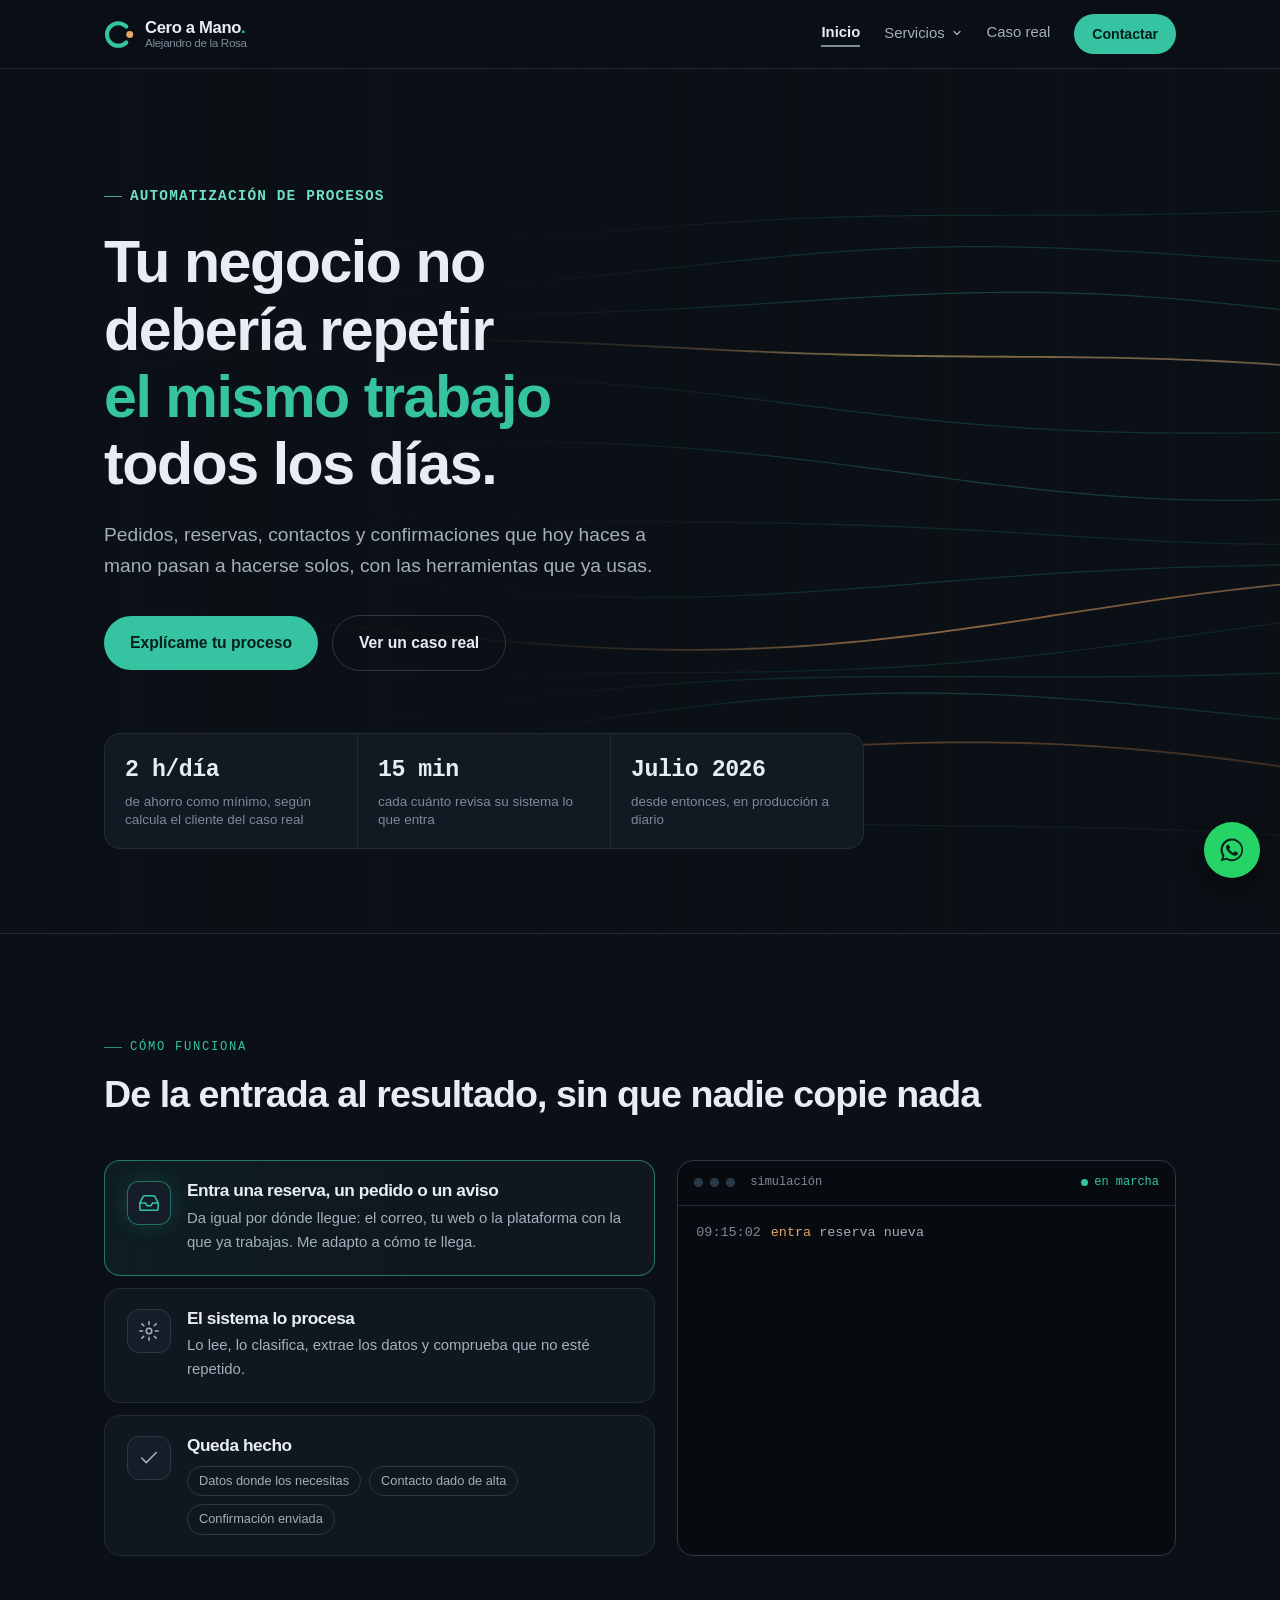
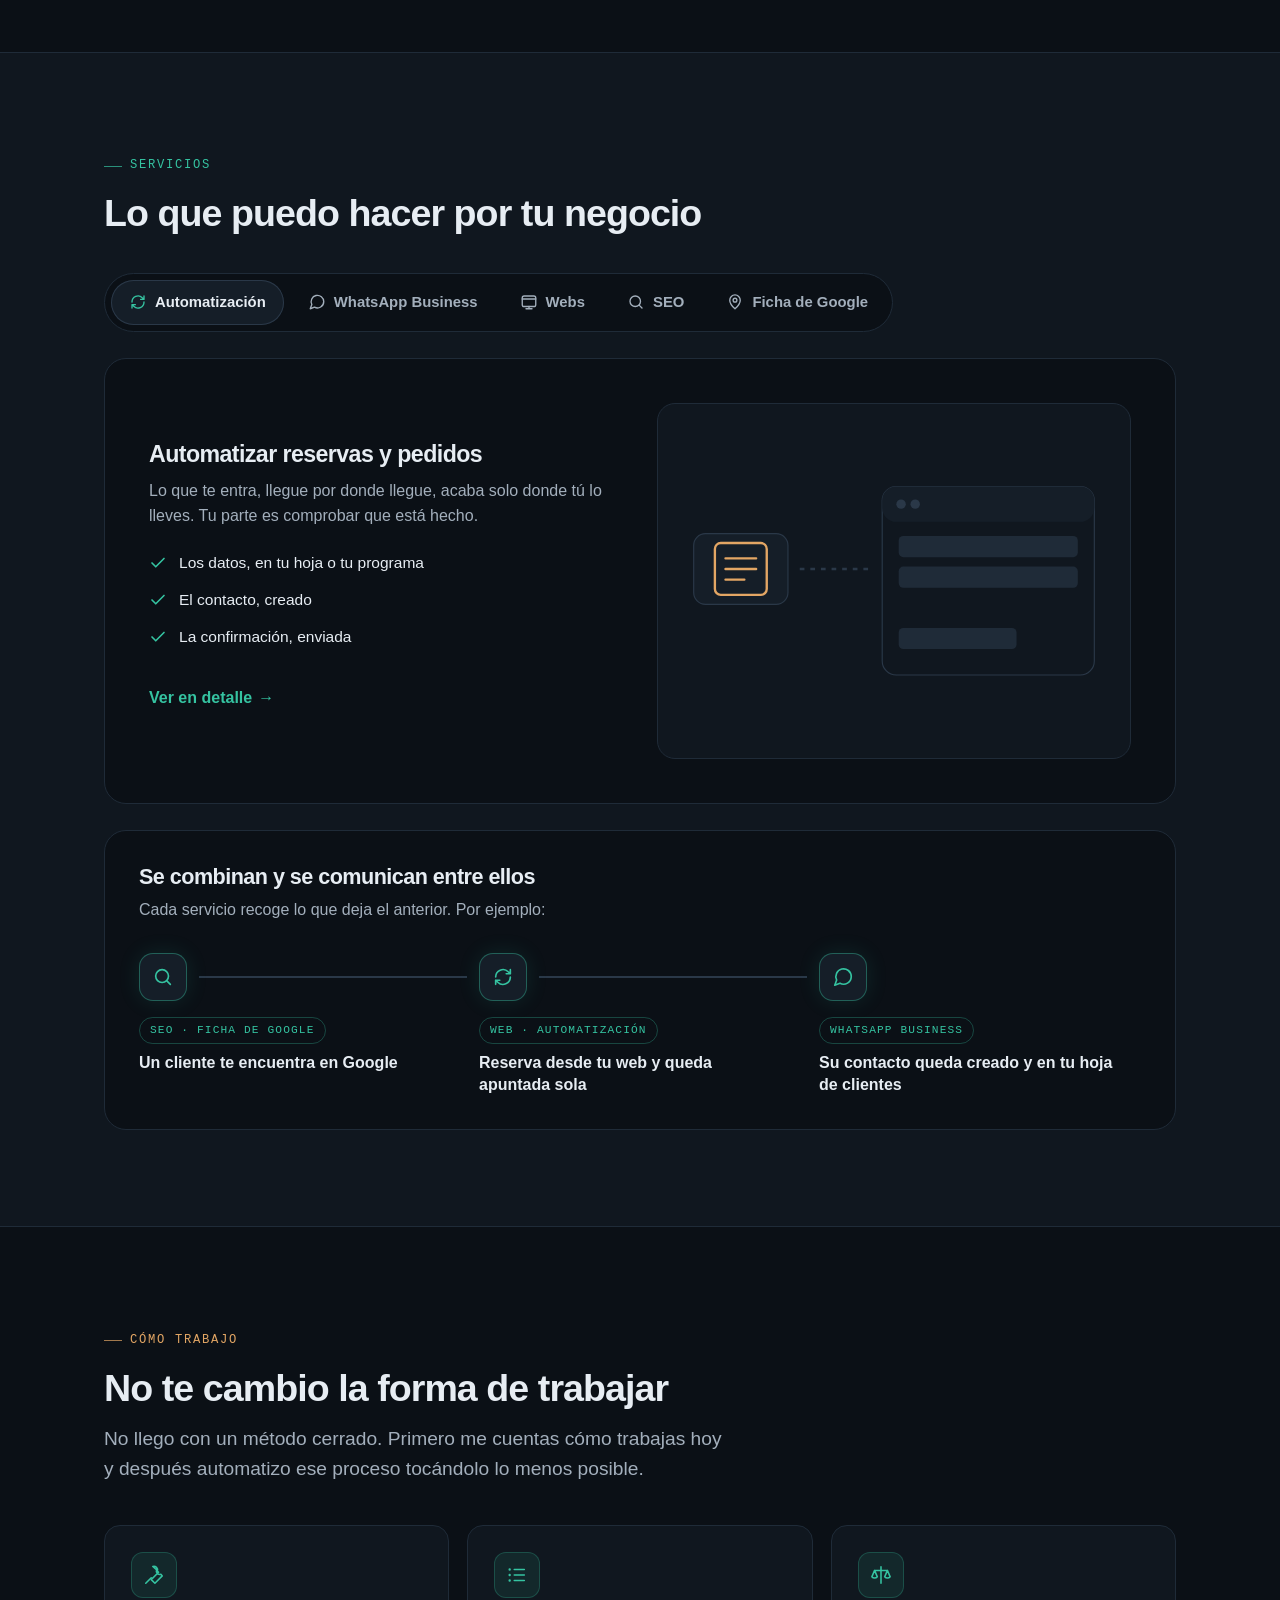
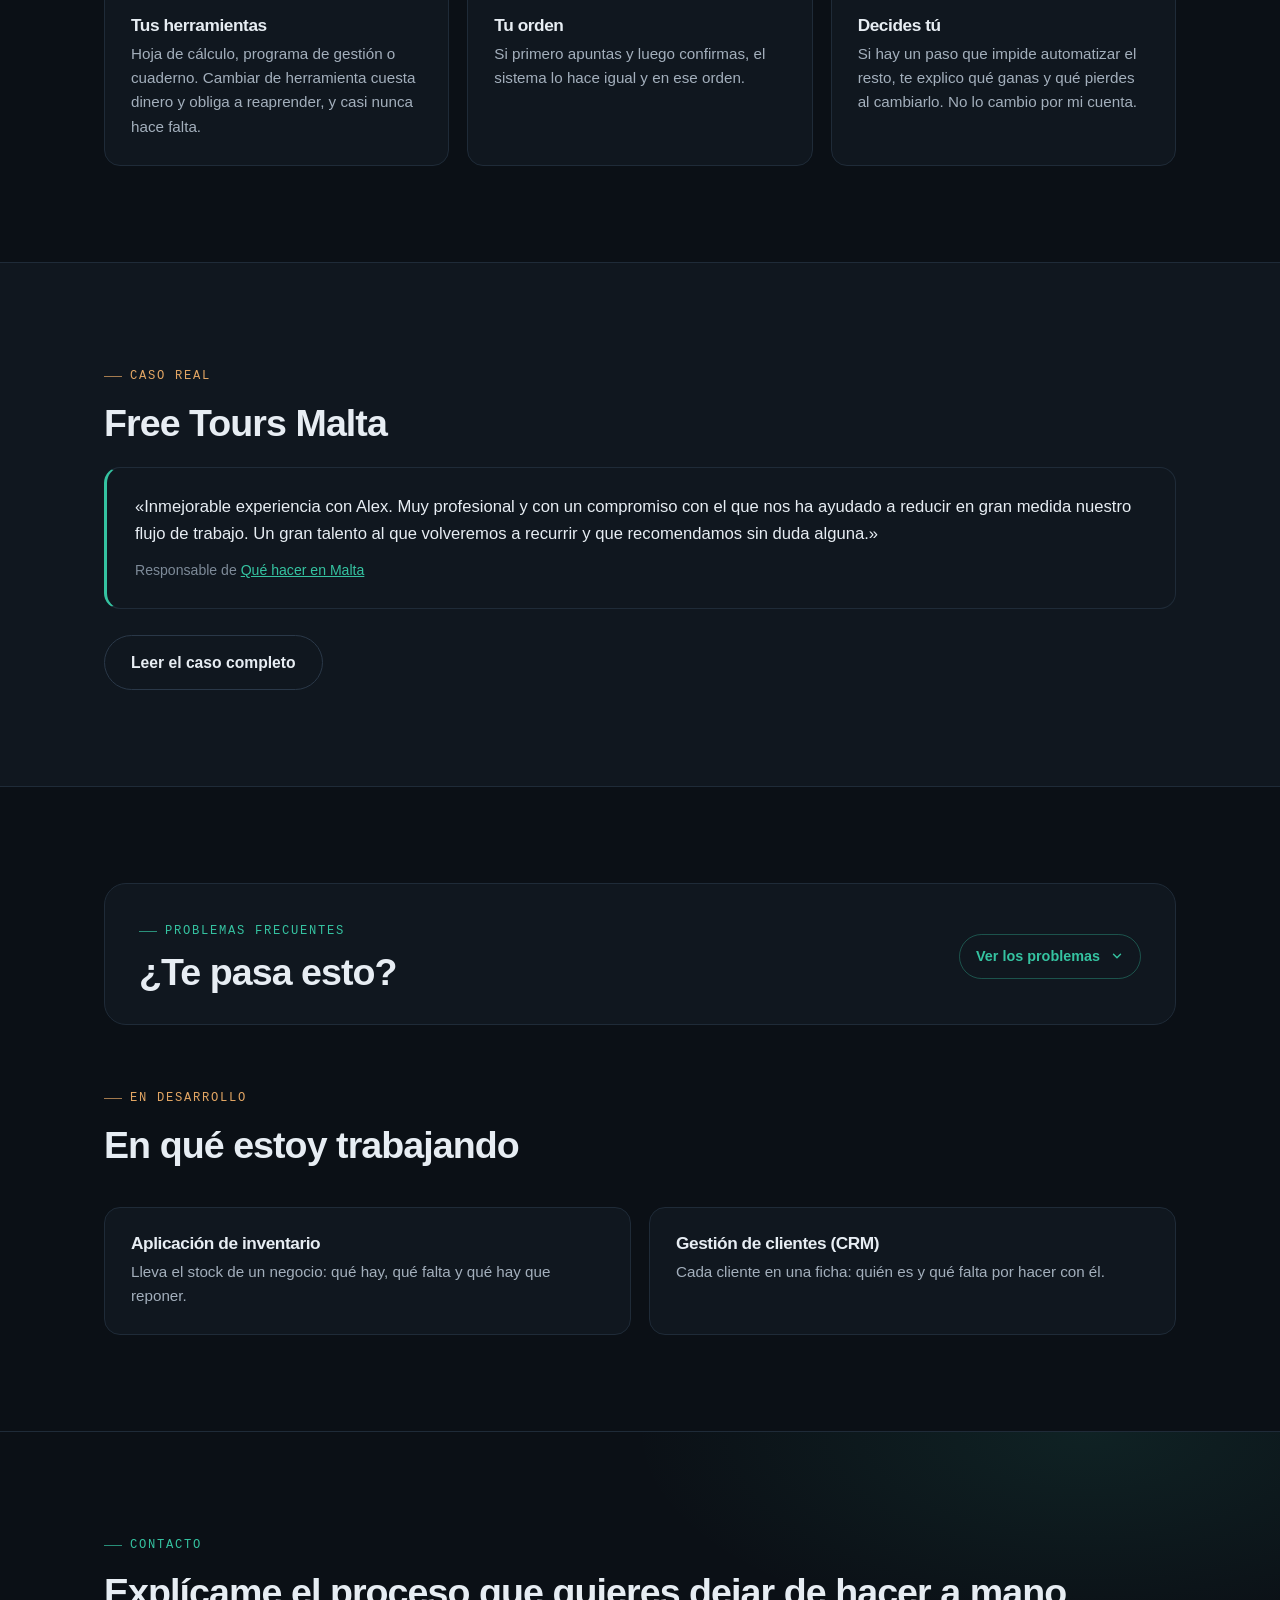
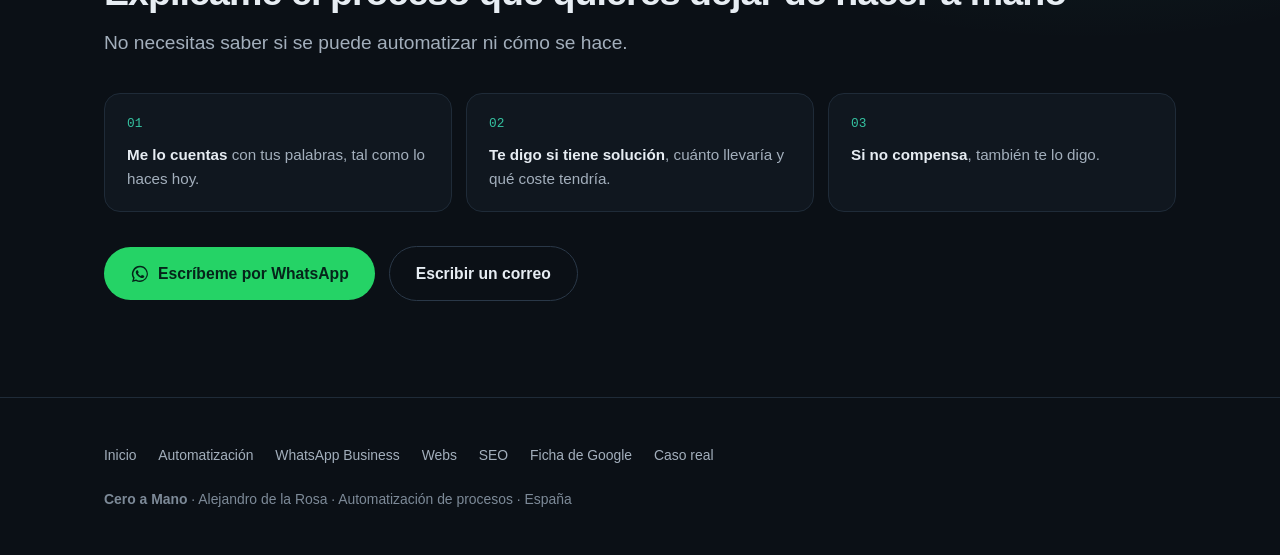
<file: index.html>
<!DOCTYPE html>
<html lang="es">
<head>
<meta charset="utf-8">
<meta name="viewport" content="width=device-width, initial-scale=1">
<title>Automatización, webs y SEO en Zaragoza · Cero a Mano</title>
<meta name="description" content="Hago que tu negocio deje de repetir el mismo trabajo: reservas y pedidos que se apuntan solos, WhatsApp Business, webs y SEO. En Zaragoza y en remoto.">
<link rel="canonical" href="https://ceroamano.com/">
<meta property="og:type" content="website">
<meta property="og:title" content="Automatización, webs y SEO en Zaragoza · Cero a Mano">
<meta property="og:description" content="Hago que tu negocio deje de repetir el mismo trabajo: reservas y pedidos que se apuntan solos, WhatsApp Business, webs y SEO. En Zaragoza y en remoto.">
<meta property="og:url" content="https://ceroamano.com/">
<meta property="og:locale" content="es_ES">
<meta property="og:site_name" content="Cero a Mano">
<meta property="og:image" content="https://ceroamano.com/og-imagen.png">
<meta property="og:image:width" content="1200">
<meta property="og:image:height" content="630">
<meta property="og:image:alt" content="Cero a Mano. Automatización, WhatsApp Business, webs y SEO. Alejandro de la Rosa.">
<meta name="twitter:card" content="summary_large_image">
<meta name="twitter:title" content="Automatización, webs y SEO en Zaragoza · Cero a Mano">
<meta name="twitter:description" content="Hago que tu negocio deje de repetir el mismo trabajo: reservas y pedidos que se apuntan solos, WhatsApp Business, webs y SEO. En Zaragoza y en remoto.">
<meta name="twitter:image" content="https://ceroamano.com/og-imagen.png">
<meta name="theme-color" content="#0b1016">
<link rel="icon" href="favicon.svg" type="image/svg+xml">
<script>document.documentElement.classList.add('js')</script>
<!-- WEB v5 (03/10/2026): fondo A (ondas arriba), aprobada por Alex. Estilos y código dentro de cada página: no usa estilos.css. -->
<style>
:root{
  --fondo:#0b1016; --capa:#10171f; --capa2:#151e28; --linea:#1f2b38; --linea2:#2a3848;
  --texto:#e7edf3; --suave:#a3afbc; --tenue:#7d8a98;
  --verde:#35c3a1; --verde-osc:#0d5f52; --verde-vidrio:rgba(53,195,161,.10);
  --ambar:#e3a664; --ambar-vidrio:rgba(227,166,100,.10);
  --radio:16px; --ancho:1120px;
  --mono:ui-monospace,"SF Mono","Cascadia Mono","Segoe UI Mono",Consolas,"Liberation Mono",monospace;
}
*{box-sizing:border-box;margin:0;padding:0}
html{scroll-behavior:smooth;background:var(--fondo)}
body{font-family:-apple-system,BlinkMacSystemFont,"Segoe UI",Inter,Roboto,Helvetica,Arial,sans-serif;
  color:var(--texto);background:var(--fondo);line-height:1.6;-webkit-font-smoothing:antialiased}
.env{max-width:var(--ancho);margin:0 auto;padding:0 24px}
section{padding:96px 0;position:relative}
h1,h2,h3{line-height:1.14;letter-spacing:-.025em;font-weight:700;color:var(--texto)}
h1{font-size:clamp(2.1rem,5.2vw,3.7rem);text-wrap:balance}
h2{font-size:clamp(1.6rem,3.4vw,2.35rem);margin-bottom:14px;text-wrap:balance}
h3{font-size:1.08rem;margin-bottom:6px}
p{color:var(--suave)}
.grande{font-size:clamp(1.03rem,1.8vw,1.2rem)}
.estrecho{max-width:58ch}
a{color:var(--verde)}
.resalte{color:var(--verde)}
:focus-visible{outline:2px solid var(--verde);outline-offset:3px;border-radius:6px}

/* etiqueta de sección en monoespaciada */
.etiqueta{display:inline-flex;align-items:center;gap:8px;font-family:var(--mono);font-size:.76rem;
  letter-spacing:.14em;text-transform:uppercase;color:var(--verde);margin-bottom:16px}
.etiqueta::before{content:"";width:18px;height:1px;background:currentColor;opacity:.7}
.etiqueta.ambar{color:var(--ambar)}

/* ── menú ─────────────────────────────────────────────────── */
nav{position:sticky;top:0;z-index:30;background:rgba(11,16,22,.78);
  backdrop-filter:blur(12px);-webkit-backdrop-filter:blur(12px);border-bottom:1px solid var(--linea)}
nav .env{display:flex;align-items:center;justify-content:space-between;height:68px;gap:18px}
.marca{font-weight:700;letter-spacing:-.02em;text-decoration:none;color:var(--texto);font-size:1.04rem;line-height:1.15}
.marca span{color:var(--verde)}
.marca em{display:block;font-style:normal;font-weight:500;font-size:.73rem;color:var(--tenue);margin-top:-1px}
.enlaces{display:flex;gap:24px;align-items:center}
.enlaces a{color:var(--suave);text-decoration:none;font-size:.93rem;transition:color .2s}
.enlaces a:hover{color:var(--texto)}
.enlaces a[aria-current]{color:var(--texto);font-weight:600}
.enlaces a:not(.btn){position:relative;padding-bottom:3px}
.enlaces a:not(.btn)::after{content:"";position:absolute;left:0;bottom:0;height:2px;width:0;background:var(--verde);transition:width .22s}
.enlaces a:not(.btn):hover::after,.enlaces a[aria-current]:not(.btn)::after{width:100%}
.enlaces a[aria-current]:not(.btn)::after{background:var(--tenue)}

/* ── botones ──────────────────────────────────────────────── */
.btn{display:inline-flex;align-items:center;justify-content:center;gap:8px;background:var(--verde);color:#06201a!important;
  text-decoration:none;padding:14px 26px;border-radius:999px;font-weight:650;font-size:.98rem;
  transition:transform .15s,box-shadow .2s;box-shadow:0 0 0 0 rgba(53,195,161,0)}
.btn:hover{transform:translateY(-2px);box-shadow:0 8px 28px rgba(53,195,161,.28)}
.btn.chico{padding:9px 18px;font-size:.88rem}
.btn.hueco{background:transparent;color:var(--texto)!important;border:1px solid var(--linea2)}
.btn.hueco:hover{border-color:var(--verde);box-shadow:none}
.acciones{display:flex;flex-wrap:wrap;gap:14px;align-items:center}

/* ── portada con lluvia de símbolos ───────────────────────── */
.hero{position:relative;overflow:hidden;padding:110px 0 84px;border-bottom:1px solid var(--linea)}
#lluvia{position:absolute;inset:0;width:100%;height:100%;display:block}
.hero::after{content:"";position:absolute;inset:0;pointer-events:none;
  background:linear-gradient(90deg,var(--fondo) 0%,rgba(11,16,22,.88) 38%,rgba(11,16,22,.2) 72%,rgba(11,16,22,.4) 100%),
             linear-gradient(0deg,var(--fondo) 0%,transparent 30%)}
.hero .env{position:relative;z-index:2}
.hero h1{max-width:17ch;margin-top:4px}
.hero .etiqueta{font-size:.9rem;letter-spacing:.08em;color:#6fe0c3;font-weight:600}
.hero .grande{margin:22px 0 34px;max-width:52ch}
.datos{display:grid;grid-template-columns:repeat(3,minmax(0,1fr));gap:1px;margin-top:62px;max-width:760px;
  background:var(--linea);border:1px solid var(--linea);border-radius:var(--radio);overflow:hidden}
.datos div{background:rgba(16,23,31,.86);padding:18px 20px;backdrop-filter:blur(4px)}
.datos b{display:block;font-family:var(--mono);font-size:1.45rem;font-weight:600;color:var(--texto);letter-spacing:-.02em}
.datos span{font-size:.84rem;color:var(--tenue);line-height:1.4;display:block;margin-top:4px}

/* ── cómo funciona: flujo + consola ───────────────────────── */
.flujo{display:grid;gap:22px;margin-top:44px}
@media(min-width:900px){.flujo{grid-template-columns:1.05fr .95fr;align-items:stretch}}
.pasos{display:flex;flex-direction:column;gap:12px;position:relative}
.paso{display:flex;gap:16px;align-items:flex-start;padding:20px 22px;border:1px solid var(--linea);border-radius:var(--radio);
  background:var(--capa);transition:border-color .4s,background .4s,transform .4s}
.paso .ico{flex:none;width:44px;height:44px;border-radius:12px;display:grid;place-items:center;
  background:var(--capa2);border:1px solid var(--linea2);color:var(--suave);transition:all .4s}
.paso p{font-size:.93rem;margin-top:2px}
.paso.activo{border-color:rgba(53,195,161,.55);background:linear-gradient(90deg,rgba(53,195,161,.08),var(--capa) 70%)}
.paso.activo .ico{color:var(--verde);border-color:rgba(53,195,161,.5);box-shadow:0 0 22px rgba(53,195,161,.18)}
.salidas{display:flex;flex-wrap:wrap;gap:8px;margin-top:10px}
.salidas span{font-size:.8rem;color:var(--suave);border:1px solid var(--linea2);border-radius:999px;padding:4px 11px}
.paso.activo .salidas span{border-color:rgba(53,195,161,.35);color:var(--texto)}

.consola{border:1px solid var(--linea2);border-radius:var(--radio);background:#070b0f;overflow:hidden;
  display:flex;flex-direction:column;min-height:300px;font-family:var(--mono);font-size:.84rem}
.consola .barra{display:flex;align-items:center;gap:7px;padding:12px 16px;border-bottom:1px solid var(--linea);color:var(--tenue);font-size:.75rem}
.consola .barra i{width:9px;height:9px;border-radius:50%;background:var(--linea2);display:block}
.consola .barra em{font-style:normal;margin-left:8px}
.consola .barra .vivo{margin-left:auto;color:var(--verde);display:flex;align-items:center;gap:6px}
.consola .barra .vivo::before{content:"";width:7px;height:7px;border-radius:50%;background:var(--verde);animation:latido 1.6s infinite}
@keyframes latido{0%,100%{opacity:1}50%{opacity:.25}}
.registro{list-style:none;padding:16px 18px;display:flex;flex-direction:column;gap:9px;flex:1}
.registro li{display:flex;gap:10px;color:var(--suave);transform:translateY(6px);transition:opacity .35s,transform .35s}
.js .registro li{opacity:0;transform:translateY(6px)}
.js .registro li.ve{opacity:1;transform:none}
.registro li .h{color:#7d8a98;flex:none}
.registro li .ok{color:var(--verde)}
.registro li .ent{color:var(--ambar)}
.pie-fig{margin-top:16px;font-size:.86rem;color:var(--tenue)}

/* ── servicios en pestañas ────────────────────────────────── */
.fondo-capa{background:var(--capa);border-top:1px solid var(--linea);border-bottom:1px solid var(--linea)}
.pestanas{display:flex;gap:6px;margin-top:38px;padding:6px;border:1px solid var(--linea);border-radius:999px;
  background:var(--fondo);width:max-content;max-width:100%;overflow-x:auto;scrollbar-width:none}
.pestanas::-webkit-scrollbar{display:none}
.pestanas button{all:unset;cursor:pointer;display:flex;align-items:center;gap:8px;padding:11px 18px;border-radius:999px;
  font-size:.93rem;font-weight:600;color:var(--suave);white-space:nowrap;transition:background .25s,color .25s}
.pestanas button:hover{color:var(--texto)}
.pestanas button[aria-selected="true"]{background:var(--capa2);color:var(--texto);box-shadow:inset 0 0 0 1px var(--linea2)}
.pestanas button[aria-selected="true"] svg{color:var(--verde)}
.pestanas button:focus-visible{outline:2px solid var(--verde);outline-offset:-2px}
.panel{display:grid;gap:34px;margin-top:26px;padding:34px;border:1px solid var(--linea);border-radius:22px;background:var(--fondo)}
@media(min-width:900px){.panel{grid-template-columns:1fr 1fr;align-items:center;padding:44px}}
.panel[hidden]{display:none}
.panel.entra{animation:entra .45s cubic-bezier(.2,.7,.3,1)}
@keyframes entra{from{opacity:0;transform:translateY(10px)}to{opacity:1;transform:none}}
.panel h3{font-size:1.45rem;margin-bottom:10px}
.puntos{list-style:none;margin:22px 0 26px;display:flex;flex-direction:column;gap:12px}
.puntos li{display:flex;gap:12px;align-items:center;color:var(--texto);font-size:.97rem}
.puntos li svg{flex:none;color:var(--verde)}
.mas{font-weight:600;text-decoration:none;display:inline-flex;gap:6px;align-items:center;padding:10px 0}
.mas:hover{gap:10px}
.mas{transition:gap .2s}
.escena{border:1px solid var(--linea);border-radius:18px;background:var(--capa);aspect-ratio:4/3;position:relative;overflow:hidden}
.escena svg{position:absolute;inset:0;width:100%;height:100%}


/* ── las piezas se conectan ───────────────────────────────── */
.conecta{margin-top:26px;padding:34px;border:1px solid var(--linea);border-radius:22px;background:var(--fondo)}
.conecta h3{font-size:1.35rem;margin-bottom:8px}
.cadena{list-style:none;display:grid;margin-top:30px}
.cadena li{position:relative;display:grid;grid-template-columns:48px 1fr;gap:0 16px;padding-bottom:30px;align-content:start}
.cadena li:last-child{padding-bottom:0}
.nodo{width:48px;height:48px;border-radius:14px;display:grid;place-items:center;background:var(--capa2);
  border:1px solid rgba(53,195,161,.4);color:var(--verde);box-shadow:0 0 22px rgba(53,195,161,.12);position:relative;z-index:1}
.cadena em{display:inline-block;font-style:normal;font-family:var(--mono);font-size:.7rem;letter-spacing:.1em;text-transform:uppercase;
  color:var(--verde);border:1px solid rgba(53,195,161,.3);border-radius:999px;padding:7px 10px;margin-bottom:8px;line-height:1;text-box:trim-both cap alphabetic}
.cadena b{display:block;color:var(--texto);font-weight:600;font-size:1rem;line-height:1.35}
.hilo{position:absolute;left:23px;top:52px;bottom:4px;width:2px;background:var(--linea2);overflow:hidden}
.hilo::after{content:"";position:absolute;left:-2px;top:-35%;width:6px;height:35%;border-radius:3px;
  background:linear-gradient(180deg,transparent,var(--verde));animation:viajeV 2.4s linear infinite}
.cadena li:nth-child(2) .hilo::after{animation-delay:1.2s}
@keyframes viajeV{to{top:100%}}
@keyframes viajeH{to{left:100%}}
@media(min-width:820px){
  .cadena{grid-template-columns:repeat(3,1fr);gap:18px}
  .cadena li{grid-template-columns:1fr;gap:14px;padding-bottom:0;padding-right:24px}
  .hilo{left:60px;right:-6px;top:23px;bottom:auto;width:auto;height:2px}
  .hilo::after{top:-2px;left:-35%;width:35%;height:6px;background:linear-gradient(90deg,transparent,var(--verde));animation-name:viajeH}
}
@media(max-width:560px){.conecta{padding:24px}}


/* ── menú: «Servicios» desplegable ─────────────────────────── */
.desplegable{position:relative}
.abre-sub{all:unset;cursor:pointer;display:inline-flex;align-items:center;gap:6px;color:var(--suave);font-size:.93rem;padding-bottom:3px;transition:color .2s}
.abre-sub:hover,.abre-sub.actual,.desplegable.abierto .abre-sub{color:var(--texto)}
.abre-sub.actual{font-weight:600}
.abre-sub svg{transition:transform .2s}
.desplegable.abierto .abre-sub svg{transform:rotate(180deg)}
.abre-sub:focus-visible{outline:2px solid var(--verde);outline-offset:4px;border-radius:6px}
.sub{position:absolute;top:100%;left:-16px;padding-top:14px;display:none;z-index:40}
.desplegable.abierto .sub{display:block}
.sub .caja{min-width:250px;background:var(--capa);border:1px solid var(--linea2);border-radius:14px;padding:8px;
  box-shadow:0 18px 40px rgba(0,0,0,.5);display:flex;flex-direction:column}
.sub a,.enlaces .sub a:not(.btn){display:flex;align-items:center;gap:10px;padding:11px 12px;border-radius:9px;color:var(--suave);font-size:.93rem}
.sub a svg{color:var(--tenue);flex:none}
.sub a:hover{background:var(--capa2);color:var(--texto)}
.sub a:hover svg,.sub a[aria-current] svg{color:var(--verde)}
.sub a[aria-current]{color:var(--texto);font-weight:600;background:var(--capa2)}
.enlaces .sub a:not(.btn)::after{display:none}
@media(hover:hover) and (min-width:861px){.desplegable:hover .sub{display:block}.desplegable:hover .abre-sub svg{transform:rotate(180deg)}}

/* ── ¿Te pasa esto? ───────────────────────────────────────── */
.problemas{display:grid;gap:14px;margin-top:38px}
@media(min-width:760px){.problemas{grid-template-columns:repeat(2,1fr)}}
@media(min-width:1040px){.problemas{grid-template-columns:repeat(3,1fr)}}
.problema{border:1px solid var(--linea);border-radius:var(--radio);background:var(--capa);padding:24px;display:flex;flex-direction:column;
  justify-content:space-between;gap:18px;transition:border-color .2s,transform .2s cubic-bezier(.2,.7,.3,1)}
.problema:hover{border-color:var(--linea2);transform:translateY(-3px)}
.problema q{quotes:"«" "»";font-size:1.12rem;font-weight:600;color:var(--texto);line-height:1.35}
.problema .va{display:flex;flex-wrap:wrap;gap:8px;margin-top:auto}
.problema .va a{display:inline-flex;align-items:center;gap:7px;text-decoration:none;font-size:.86rem;font-weight:600;color:var(--verde);
  border:1px solid rgba(53,195,161,.3);border-radius:999px;padding:9px 14px;transition:background .2s,border-color .2s}
.problema .va a:hover{background:var(--verde-vidrio);border-color:var(--verde)}


/* ── WhatsApp ─────────────────────────────────────────────── */
.btn.wa{background:#25d366;color:#05241a!important}
.btn.wa:hover{box-shadow:0 8px 28px rgba(37,211,102,.3)}
.wa-flota{position:fixed;right:20px;bottom:22px;z-index:60;width:56px;height:56px;border-radius:50%;display:grid;place-items:center;
  background:#25d366;color:#05241a;box-shadow:0 10px 30px rgba(0,0,0,.45);transition:transform .2s,opacity .3s}
.wa-flota svg{width:28px;height:28px}
.wa-flota:hover{transform:scale(1.07)}
.wa-flota:focus-visible{outline:3px solid #e7edf3;outline-offset:3px}
.wa-flota.oculto{opacity:0;pointer-events:none;transform:scale(.8);visibility:hidden;transition:transform .2s,opacity .3s,visibility 0s .3s}


/* ── ¿Te pasa esto?, plegable ─────────────────────────────── */
.plegable{position:relative;border:1px solid var(--linea);border-radius:22px;background:var(--capa);transition:border-color .2s}
.plegable:hover{border-color:var(--linea2)}
.pleg-cab{padding:30px 34px}
.pleg-cab .etiqueta{margin-bottom:10px}
.pleg-cab h2{margin:0}
.plegable summary{list-style:none;cursor:pointer;position:absolute;top:50px;right:34px;border-radius:999px}
.plegable details[open] summary{top:50px}
.plegable summary::-webkit-details-marker{display:none}
.plegable .abre{display:inline-flex;align-items:center;gap:10px;font-size:.9rem;font-weight:600;color:var(--verde);
  border:1px solid rgba(53,195,161,.35);border-radius:999px;padding:10px 16px;white-space:nowrap;transition:background .2s}
.plegable summary:hover .abre{background:var(--verde-vidrio)}
.plegable .abre svg{transition:transform .25s}
.plegable details[open] .abre svg{transform:rotate(180deg)}
.plegable .abre .cerrar{display:none}
.plegable details[open] .abre .ver{display:none}
.plegable details[open] .abre .cerrar{display:inline}
.plegable summary:focus-visible{outline:2px solid var(--verde);outline-offset:3px}
.plegable .dentro-pleg{padding:0 34px 34px}
.plegable .problemas{margin-top:0}
.plegable details[open] .dentro-pleg{animation:entra .45s cubic-bezier(.2,.7,.3,1)}
@media(max-width:560px){.pleg-cab{padding:24px 24px 16px}.plegable summary{position:static;display:block;padding:0 24px 24px}.plegable .dentro-pleg{padding:0 24px 24px}}

/* ── fondo de ondas: se apaga detrás del texto (máscara en CSS, no en cada fotograma) ── */
@media(min-width:701px){#lluvia{-webkit-mask-image:linear-gradient(90deg,rgba(0,0,0,.15) 0%,rgba(0,0,0,.4) 37%,#000 62%);mask-image:linear-gradient(90deg,rgba(0,0,0,.15) 0%,rgba(0,0,0,.4) 37%,#000 62%)}}

/* ── cómo trabajo ─────────────────────────────────────────── */
.rejilla{display:grid;gap:18px;margin-top:40px}
@media(min-width:820px){.tres{grid-template-columns:repeat(3,1fr)}.dos{grid-template-columns:1fr 1fr}}
.tarjeta{background:var(--capa);border:1px solid var(--linea);border-radius:var(--radio);padding:26px;
  transition:transform .2s cubic-bezier(.2,.7,.3,1),border-color .2s}
.tarjeta:hover{transform:translateY(-4px);border-color:var(--linea2)}
.tarjeta .ico{width:46px;height:46px;border-radius:12px;display:grid;place-items:center;margin-bottom:18px;
  background:var(--verde-vidrio);color:var(--verde);border:1px solid rgba(53,195,161,.25)}
.tarjeta p{font-size:.95rem}

/* ── caso real ────────────────────────────────────────────── */
.caso{display:grid;gap:22px;margin-top:40px}
@media(min-width:900px){.caso{grid-template-columns:.9fr 1.1fr}}
.cifra{border:1px solid var(--linea);border-radius:var(--radio);background:var(--capa);padding:30px;display:flex;flex-direction:column;justify-content:center;gap:10px}
.anillo{position:relative;width:170px;height:170px;margin-bottom:8px}
.anillo svg{width:100%;height:100%;transform:rotate(-90deg)}
.anillo .pista{stroke:var(--linea2)}
.anillo .arco{stroke:var(--ambar);stroke-linecap:round;stroke-dasharray:440.5;stroke-dashoffset:440;transition:stroke-dashoffset 1.8s cubic-bezier(.2,.7,.3,1)}
.anillo.dentro .arco{stroke-dashoffset:0}
.anillo b{position:absolute;inset:0;display:grid;place-items:center;font-family:var(--mono);font-size:2.6rem;font-weight:600;letter-spacing:-.03em}
.anillo b small{display:block;font-size:.85rem;color:var(--tenue);font-weight:500;text-align:center;letter-spacing:0;margin-top:-4px}
.cifra .titular{font-size:1.2rem;font-weight:650;color:var(--texto)}
.cifra .fuente{font-size:.82rem;color:var(--tenue)}
.antes{border:1px solid var(--linea);border-radius:var(--radio);background:var(--capa);padding:28px}
.antes h3{font-family:var(--mono);font-size:.76rem;letter-spacing:.14em;text-transform:uppercase;color:var(--tenue);font-weight:500;margin-bottom:16px}
.tachar{list-style:none;display:flex;flex-direction:column;gap:10px}
.tachar li{display:flex;align-items:center;gap:12px;color:var(--suave);font-size:.96rem;position:relative}
.tachar li i{flex:none;width:22px;height:22px;border-radius:6px;border:1px solid var(--linea2);display:grid;place-items:center;
  font-style:normal;font-size:.7rem;font-family:var(--mono);color:var(--tenue);transition:all .35s}
.tachar li span{text-decoration:line-through 1.5px transparent;transition:text-decoration-color .5s,color .5s}
.tachar li.hecho span{color:var(--tenue)}
.tachar li.hecho span{text-decoration-color:var(--ambar)}
.tachar li.hecho i{background:var(--ambar-vidrio);border-color:rgba(227,166,100,.4);color:var(--ambar)}
.ahora{margin-top:20px;padding-top:18px;border-top:1px dashed var(--linea2);display:flex;gap:12px;align-items:center;
  color:var(--texto);font-weight:600;transition:all .5s}
.js .ahora{opacity:0;transform:translateY(6px)}
.js .ahora.ve{opacity:1;transform:none}
.ahora svg{color:var(--verde);flex:none}
blockquote{margin-top:22px;border:1px solid var(--linea);border-left:3px solid var(--verde);border-radius:var(--radio);
  background:var(--capa);padding:26px 28px;font-size:1.04rem;color:var(--texto)}
blockquote footer{margin-top:12px;font-size:.88rem;color:var(--tenue)}

/* ── en desarrollo ────────────────────────────────────────── */
.estado{display:inline-flex;align-items:center;gap:7px;font-family:var(--mono);font-size:.72rem;letter-spacing:.08em;
  text-transform:uppercase;color:var(--ambar);margin-bottom:12px}
.estado::before{content:"";width:7px;height:7px;border-radius:50%;background:var(--ambar);animation:latido 2s infinite}

/* ── contacto ─────────────────────────────────────────────── */
.cta{border-top:1px solid var(--linea);background:
  radial-gradient(700px 320px at 85% 0%,rgba(53,195,161,.10),transparent 65%),var(--fondo)}
.como{list-style:none;display:grid;gap:14px;margin:34px 0 34px;counter-reset:c}
@media(min-width:820px){.como{grid-template-columns:repeat(3,1fr)}}
.como li{counter-increment:c;border:1px solid var(--linea);border-radius:var(--radio);padding:20px 22px;background:var(--capa);color:var(--suave);font-size:.95rem}
.como li::before{content:"0" counter(c);display:block;font-family:var(--mono);color:var(--verde);font-size:.8rem;margin-bottom:8px}
.como li b{color:var(--texto);font-weight:600}

footer.pie{padding:36px 0 44px;font-size:.87rem;color:var(--tenue);border-top:1px solid var(--linea)}
.pie .env{display:flex;justify-content:space-between;flex-wrap:wrap;gap:12px}
.pie a{color:var(--suave);text-decoration:none;margin-right:18px;display:inline-block;padding:10px 0}
.pie a:hover{color:var(--verde)}

/* ── aparición al bajar ───────────────────────────────────── */
.js .rev{opacity:0;transform:translateY(18px);transition:opacity .7s cubic-bezier(.2,.7,.3,1),transform .7s cubic-bezier(.2,.7,.3,1)}
.js .rev.dentro{opacity:1;transform:none}
@media print{.js .rev,.js .registro li,.js .ahora{opacity:1!important;transform:none!important}.panel[hidden]{display:grid}#lluvia{display:none}}
.rev.d1{transition-delay:.08s}.rev.d2{transition-delay:.16s}

section[id],.panel{scroll-margin-top:84px}
@media(max-width:380px){.pestanas button[role="tab"]{font-size:.71rem;padding:10px 2px;letter-spacing:-.01em}}

/* ── menú del móvil ───────────────────────────────────────── */
.abrir-menu{display:none;background:none;border:0;padding:10px;cursor:pointer;width:44px;height:44px;flex-direction:column;justify-content:center;gap:5px}
.abrir-menu span{display:block;height:2px;width:22px;background:var(--texto);border-radius:2px;transition:transform .25s,opacity .18s}
.abrir-menu.activo span:nth-child(1){transform:translateY(7px) rotate(45deg)}
.abrir-menu.activo span:nth-child(2){opacity:0}
.abrir-menu.activo span:nth-child(3){transform:translateY(-7px) rotate(-45deg)}
@media(max-width:860px){
  .abrir-menu{display:flex}
  nav .env{position:relative}
  .enlaces{position:absolute;top:100%;left:0;right:0;flex-direction:column;align-items:stretch;gap:0;
    background:var(--capa);border-bottom:1px solid var(--linea);box-shadow:0 18px 40px rgba(0,0,0,.45);
    max-height:0;overflow:hidden;transition:max-height .3s cubic-bezier(.2,.7,.3,1)}
  .enlaces:not(.abierto){visibility:hidden;transition:max-height .3s cubic-bezier(.2,.7,.3,1),visibility 0s .3s}
  .enlaces.abierto{max-height:calc(100vh - 110px);overflow-y:auto}
  .pestanas{width:100%;display:grid;grid-template-columns:repeat(6,1fr);border-radius:18px}
  .pestanas button{grid-column:span 2}
  .pestanas button:nth-child(n+4){grid-column:span 3}
  .pestanas button{flex-direction:column;justify-content:center;white-space:normal;text-align:center;min-height:56px;padding:10px 6px;font-size:.84rem;line-height:1.2;border-radius:14px}

  .enlaces a,.enlaces a:not(.btn){display:block;padding:17px 24px;font-size:1.02rem;border-top:1px solid var(--linea)}
  .enlaces a:not(.btn)::after{display:none}
  .enlaces a[aria-current]{background:var(--capa2);box-shadow:inset 3px 0 0 var(--verde)}
  .enlaces a.btn{margin:16px 24px 22px;text-align:center;padding:15px 24px;display:flex}
  .desplegable{border-top:1px solid var(--linea)}
  .abre-sub{display:flex;justify-content:space-between;width:100%;box-sizing:border-box;padding:17px 24px;font-size:1.02rem}
  .abre-sub.actual{box-shadow:inset 3px 0 0 var(--verde)}
  .sub{position:static;padding:0 0 8px}
  .sub .caja{min-width:0;background:none;border:0;box-shadow:none;padding:0 12px}
  .enlaces .sub a,.enlaces .sub a:not(.btn){border-top:0;padding:13px 16px 13px 28px;font-size:.98rem}
}
@media(max-width:560px){
  section{padding:72px 0}
  .hero{padding:72px 0 56px}
  .hero .etiqueta{font-size:.78rem;letter-spacing:.05em}
  .hero::after{background:linear-gradient(180deg,rgba(11,16,22,.35) 0%,rgba(11,16,22,.62) 50%,var(--fondo) 100%)}
  .acciones{flex-direction:column;align-items:stretch}
  .acciones .btn{width:100%}
  .datos{grid-template-columns:1fr;margin-top:44px}
  .datos div{display:flex;align-items:baseline;gap:14px}
  .datos b{font-size:1.15rem;min-width:104px;white-space:nowrap}
  .datos span{margin-top:0}
  .marca em{font-size:.7rem}
  .panel{padding:24px}
  .anillo{width:140px;height:140px}
}

@media (prefers-reduced-motion: reduce){
  html{scroll-behavior:auto}
  .rev,.registro li,.ahora,.js .rev,.js .registro li,.js .ahora{opacity:1;transform:none;transition:none}
  .tarjeta:hover,.btn:hover{transform:none}
  .panel.entra{animation:none}
  .consola .barra .vivo::before,.estado::before{animation:none}
  .anillo .arco{transition:none}
  .escena *{animation:none!important}
  .hilo::after{display:none}
  .plegable details[open] .dentro-pleg{animation:none}
  .plegable .abre svg{transition:none}
  .wa-flota,.wa-flota.oculto{transition:none}
  .s1-fila,.s2-b,.s4-b,.s5-c{opacity:1!important}
  .s1-sobre{opacity:1!important;transform:translateX(118px)!important}
  .tachar li span{transition:none}
}

.saltar{position:absolute;left:12px;top:-60px;z-index:100;background:var(--verde);color:#06201a;padding:10px 16px;border-radius:10px;font-weight:600;text-decoration:none}
.saltar:focus{top:12px}
.cadena:not(.en-vista) .hilo::after{animation-play-state:paused}
@media print{.js .rev,.js .registro li,.js .ahora{transition:none!important}.anillo .arco{stroke-dashoffset:0!important}
  .fm-burbuja{opacity:1!important;transform:none!important}.wa-flota,.saltar{display:none!important}}
#problemas{padding-bottom:28px}
#en-desarrollo{padding-top:28px}

/* ── logo (03/10/2026): el cero abierto y el punto, sin fondo ── */
.marca{display:flex;align-items:center;gap:10px}
.marca .logo{width:31px;height:29px;flex:none;display:block;transition:transform .25s cubic-bezier(.2,.7,.3,1)}
.marca:hover .logo{transform:rotate(-8deg)}
.marca .texto{display:block;color:var(--texto)}
.marca .texto span{color:var(--verde)}
@media(prefers-reduced-motion:reduce){.marca .logo{transition:none}}
@media(max-width:21em){.marca .logo{display:none}} /* en «em»: con la letra grande en un móvil estrecho, el logo se oculta para que el nombre quepa */

</style>
<script type="application/ld+json">
{
 "@context": "https://schema.org",
 "@type": "ProfessionalService",
 "@id": "https://ceroamano.com/#negocio",
 "name": "Cero a Mano",
 "url": "https://ceroamano.com/",
 "logo": "https://ceroamano.com/logo.svg",
 "image": "https://ceroamano.com/og-imagen.png",
 "description": "Hago que tu negocio deje de repetir el mismo trabajo: reservas y pedidos que se apuntan solos, WhatsApp Business, webs y SEO. En Zaragoza y en remoto.",
 "founder": {
  "@type": "Person",
  "name": "Alejandro de la Rosa"
 },
 "email": "alex.automatizacions@gmail.com",
 "address": {
  "@type": "PostalAddress",
  "addressLocality": "Zaragoza",
  "addressRegion": "Aragón",
  "addressCountry": "ES"
 },
 "areaServed": [
  {
   "@type": "City",
   "name": "Zaragoza"
  },
  {
   "@type": "Country",
   "name": "España"
  }
 ],
 "makesOffer": [
  {
   "@type": "Offer",
   "itemOffered": {
    "@type": "Service",
    "name": "Automatizar reservas y pedidos",
    "url": "https://ceroamano.com/automatizar-reservas-y-pedidos.html"
   }
  },
  {
   "@type": "Offer",
   "itemOffered": {
    "@type": "Service",
    "name": "WhatsApp Business",
    "url": "https://ceroamano.com/whatsapp-business.html"
   }
  },
  {
   "@type": "Offer",
   "itemOffered": {
    "@type": "Service",
    "name": "Webs para negocios",
    "url": "https://ceroamano.com/webs.html"
   }
  },
  {
   "@type": "Offer",
   "itemOffered": {
    "@type": "Service",
    "name": "SEO para negocios",
    "url": "https://ceroamano.com/seo-para-negocios.html"
   }
  },
  {
   "@type": "Offer",
   "itemOffered": {
    "@type": "Service",
    "name": "Ficha de Google y reseñas",
    "url": "https://ceroamano.com/ficha-de-google.html"
   }
  }
 ],
 "knowsAbout": [
  "Automatizar reservas y pedidos",
  "WhatsApp Business",
  "Webs para negocios",
  "SEO para negocios",
  "Ficha de Google y reseñas"
 ]
}
</script>
</head>
<body>
<a class="saltar" href="#contenido">Saltar al contenido</a>
<nav aria-label="Principal">
  <div class="env">
    <a class="marca" href="#"><svg class="logo" viewBox="8 8 26 24" aria-hidden="true" focusable="false"><path d="M26.72 13.28 A 9.5 9.5 0 1 0 26.72 26.72" fill="none" stroke="#35c3a1" stroke-width="3.4" stroke-linecap="round"/><circle cx="29.6" cy="20" r="2.9" fill="#e3a664"/></svg><span class="texto">Cero a Mano<span>.</span> <em>Alejandro de la Rosa</em></span></a>
    <button class="abrir-menu" aria-expanded="false" aria-controls="menu" aria-label="Abrir menú">
      <span></span><span></span><span></span>
    </button>
    <div class="enlaces" id="menu">
      <a href="#" aria-current="page">Inicio</a>
      <div class="desplegable">
        <button class="abre-sub" aria-expanded="false" aria-controls="sub-servicios">Servicios <svg width="12" height="12" viewBox="0 0 24 24" fill="none" stroke="currentColor" stroke-width="2.4" stroke-linecap="round" stroke-linejoin="round" aria-hidden="true"><path d="m6 9 6 6 6-6"/></svg></button>
        <div class="sub" id="sub-servicios"><div class="caja">
          <a href="automatizar-reservas-y-pedidos.html"><svg width="16" height="16" viewBox="0 0 24 24" fill="none" stroke="currentColor" stroke-width="1.8" stroke-linecap="round" stroke-linejoin="round" aria-hidden="true"><path d="M4 12a8 8 0 0 1 13.7-5.7L20 8.5M20 4v4.5h-4.5M20 12a8 8 0 0 1-13.7 5.7L4 15.5M4 20v-4.5h4.5"/></svg>Automatización</a>
          <a href="whatsapp-business.html"><svg width="16" height="16" viewBox="0 0 24 24" fill="none" stroke="currentColor" stroke-width="1.8" stroke-linecap="round" stroke-linejoin="round" aria-hidden="true"><path d="M21 11.5a8.4 8.4 0 0 1-12.3 7.4L3 21l2.1-5.7A8.4 8.4 0 1 1 21 11.5Z"/></svg>WhatsApp Business</a>
          <a href="webs.html"><svg width="16" height="16" viewBox="0 0 24 24" fill="none" stroke="currentColor" stroke-width="1.8" stroke-linecap="round" stroke-linejoin="round" aria-hidden="true"><rect x="3" y="4" width="18" height="14" rx="2.5"/><path d="M3 8h18M8 21h8M12 18v3"/></svg>Webs</a>
          <a href="seo-para-negocios.html"><svg width="16" height="16" viewBox="0 0 24 24" fill="none" stroke="currentColor" stroke-width="1.8" stroke-linecap="round" stroke-linejoin="round" aria-hidden="true"><circle cx="11" cy="11" r="7"/><path d="m20 20-3.5-3.5"/></svg>SEO</a>
          <a href="ficha-de-google.html"><svg width="16" height="16" viewBox="0 0 24 24" fill="none" stroke="currentColor" stroke-width="1.8" stroke-linecap="round" stroke-linejoin="round" aria-hidden="true"><path d="M12 21s-7-6.2-7-11.5a7 7 0 0 1 14 0C19 14.8 12 21 12 21Z"/><circle cx="12" cy="9.5" r="2.5"/></svg>Ficha de Google</a>
        </div></div>
      </div>
      <a href="caso-free-tours-malta.html">Caso real</a>
      <a href="#contacto" class="btn chico">Contactar</a>
    </div>
  </div>
</nav>

<main id="contenido">
<header class="hero">
  <canvas id="lluvia" aria-hidden="true"></canvas>
  <div class="env">
    <span class="etiqueta">Automatización de procesos</span>
    <h1>Tu negocio no debería repetir <span class="resalte">el mismo trabajo</span> todos los días.</h1>
    <p class="grande">Pedidos, reservas, contactos y confirmaciones que hoy haces a mano pasan a hacerse solos, con las herramientas que ya usas.</p>
    <div class="acciones">
      <a href="#contacto" class="btn">Explícame tu proceso</a>
      <a href="caso-free-tours-malta.html" class="btn hueco">Ver un caso real</a>
    </div>
    <div class="datos">
      <div><b>2 h/día</b><span>de ahorro como mínimo, según calcula el cliente del caso real</span></div>
      <div><b>15 min</b><span>cada cuánto revisa su sistema lo que entra</span></div>
      <div><b>Julio 2026</b><span>desde entonces, en producción a diario</span></div>
    </div>
  </div>
</header>

<section id="como">
  <div class="env">
    <span class="etiqueta">Cómo funciona</span>
    <h2>De la entrada al resultado, sin que nadie copie nada</h2>

    <div class="flujo">
      <div class="pasos">
        <div class="paso rev" data-paso="0">
          <div class="ico"><svg width="22" height="22" viewBox="0 0 24 24" fill="none" stroke="currentColor" stroke-width="1.7" stroke-linecap="round" stroke-linejoin="round" aria-hidden="true"><path d="M22 12h-6l-2 3h-4l-2-3H2"/><path d="M5.5 5.1 2 12v6a2 2 0 0 0 2 2h16a2 2 0 0 0 2-2v-6l-3.5-6.9A2 2 0 0 0 16.8 4H7.2a2 2 0 0 0-1.7 1.1Z"/></svg></div>
          <div><h3>Entra una reserva, un pedido o un aviso</h3><p>Da igual por dónde llegue: el correo, tu web o la plataforma con la que ya trabajas. Me adapto a cómo te llega.</p></div>
        </div>
        <div class="paso rev d1" data-paso="1">
          <div class="ico"><svg width="22" height="22" viewBox="0 0 24 24" fill="none" stroke="currentColor" stroke-width="1.7" stroke-linecap="round" stroke-linejoin="round" aria-hidden="true"><circle cx="12" cy="12" r="3"/><path d="M12 2v3M12 19v3M4.2 4.2l2.1 2.1M17.7 17.7l2.1 2.1M2 12h3M19 12h3M4.2 19.8l2.1-2.1M17.7 6.3l2.1-2.1"/></svg></div>
          <div><h3>El sistema lo procesa</h3><p>Lo lee, lo clasifica, extrae los datos y comprueba que no esté repetido.</p></div>
        </div>
        <div class="paso rev d2" data-paso="2">
          <div class="ico"><svg width="22" height="22" viewBox="0 0 24 24" fill="none" stroke="currentColor" stroke-width="1.7" stroke-linecap="round" stroke-linejoin="round" aria-hidden="true"><path d="M20 6 9 17l-5-5"/></svg></div>
          <div><h3>Queda hecho</h3>
            <div class="salidas"><span>Datos donde los necesitas</span><span>Contacto dado de alta</span><span>Confirmación enviada</span></div>
          </div>
        </div>
      </div>

      <div class="consola rev d1" role="img" aria-label="Simulación del registro del sistema: entra una reserva, se clasifica, se extraen los datos, se comprueba que no está duplicado y se actualiza la hoja, se crea el contacto y se envía la confirmación.">
        <div class="barra"><i></i><i></i><i></i><em>simulación</em><span class="vivo">en marcha</span></div>
        <ol class="registro" aria-hidden="true">
          <li data-p="0"><span class="h">09:15:02</span><span><span class="ent">entra</span> reserva nueva</span></li>
          <li data-p="1"><span class="h">09:15:03</span><span>clasificado como reserva</span></li>
          <li data-p="1"><span class="h">09:15:03</span><span>datos extraídos</span></li>
          <li data-p="1"><span class="h">09:15:04</span><span>no está repetido</span></li>
          <li data-p="2"><span class="h">09:15:05</span><span><span class="ok">✓</span> hoja actualizada</span></li>
          <li data-p="2"><span class="h">09:15:06</span><span><span class="ok">✓</span> contacto creado</span></li>
          <li data-p="2"><span class="h">09:15:07</span><span><span class="ok">✓</span> confirmación enviada</span></li>
        </ol>
      </div>
    </div>
  </div>
</section>

<section class="fondo-capa" id="servicios">
  <div class="env">
    <span class="etiqueta">Servicios</span>
    <h2>Lo que puedo hacer por tu negocio</h2>

    <div class="pestanas" role="tablist" aria-label="Servicios">
      <button role="tab" id="t1" data-slug="automatizacion" aria-controls="s-automatizacion" aria-selected="true">
        <svg width="18" height="18" viewBox="0 0 24 24" fill="none" stroke="currentColor" stroke-width="1.8" stroke-linecap="round" stroke-linejoin="round" aria-hidden="true"><path d="M4 12a8 8 0 0 1 13.7-5.7L20 8.5M20 4v4.5h-4.5M20 12a8 8 0 0 1-13.7 5.7L4 15.5M4 20v-4.5h4.5"/></svg>
        Automatización</button>
      <button role="tab" id="t2" data-slug="whatsapp" aria-controls="s-whatsapp" aria-selected="false" tabindex="-1">
        <svg width="18" height="18" viewBox="0 0 24 24" fill="none" stroke="currentColor" stroke-width="1.8" stroke-linecap="round" stroke-linejoin="round" aria-hidden="true"><path d="M21 11.5a8.4 8.4 0 0 1-12.3 7.4L3 21l2.1-5.7A8.4 8.4 0 1 1 21 11.5Z"/></svg>
        WhatsApp Business</button>
      <button role="tab" id="t4" data-slug="webs" aria-controls="s-webs" aria-selected="false" tabindex="-1">
        <svg width="18" height="18" viewBox="0 0 24 24" fill="none" stroke="currentColor" stroke-width="1.8" stroke-linecap="round" stroke-linejoin="round" aria-hidden="true"><rect x="3" y="4" width="18" height="14" rx="2.5"/><path d="M3 8h18M8 21h8M12 18v3"/></svg>
        Webs</button>
      <button role="tab" id="t3" data-slug="seo" aria-controls="s-seo" aria-selected="false" tabindex="-1">
        <svg width="18" height="18" viewBox="0 0 24 24" fill="none" stroke="currentColor" stroke-width="1.8" stroke-linecap="round" stroke-linejoin="round" aria-hidden="true"><circle cx="11" cy="11" r="7"/><path d="m20 20-3.5-3.5"/></svg>
        SEO</button>
      <button role="tab" id="t5" data-slug="ficha" aria-controls="s-ficha" aria-selected="false" tabindex="-1">
        <svg width="18" height="18" viewBox="0 0 24 24" fill="none" stroke="currentColor" stroke-width="1.8" stroke-linecap="round" stroke-linejoin="round" aria-hidden="true"><path d="M12 21s-7-6.2-7-11.5a7 7 0 0 1 14 0C19 14.8 12 21 12 21Z"/><circle cx="12" cy="9.5" r="2.5"/></svg>
        Ficha de Google</button>
    </div>

    <div class="panel" role="tabpanel" tabindex="0" id="s-automatizacion" aria-labelledby="t1">
      <div>
        <h3>Automatizar reservas y pedidos</h3>
        <p>Lo que te entra, llegue por donde llegue, acaba solo donde tú lo lleves. Tu parte es comprobar que está hecho.</p>
        <ul class="puntos">
          <li><svg width="18" height="18" viewBox="0 0 24 24" fill="none" stroke="currentColor" stroke-width="2.2" stroke-linecap="round" stroke-linejoin="round" aria-hidden="true"><path d="M20 6 9 17l-5-5"/></svg>Los datos, en tu hoja o tu programa</li>
          <li><svg width="18" height="18" viewBox="0 0 24 24" fill="none" stroke="currentColor" stroke-width="2.2" stroke-linecap="round" stroke-linejoin="round" aria-hidden="true"><path d="M20 6 9 17l-5-5"/></svg>El contacto, creado</li>
          <li><svg width="18" height="18" viewBox="0 0 24 24" fill="none" stroke="currentColor" stroke-width="2.2" stroke-linecap="round" stroke-linejoin="round" aria-hidden="true"><path d="M20 6 9 17l-5-5"/></svg>La confirmación, enviada</li>
        </ul>
        <a class="mas" href="automatizar-reservas-y-pedidos.html">Ver en detalle <span aria-hidden="true">→</span></a>
      </div>
      <div class="escena" aria-hidden="true">
        <svg viewBox="0 0 400 300">
          <style>
            .s1-sobre{animation:s1v 3.2s ease-in-out infinite}
            @keyframes s1v{0%{transform:translateX(0);opacity:0}12%{opacity:1}45%{transform:translateX(118px);opacity:1}55%,100%{transform:translateX(118px);opacity:0}}
            .s1-fila{opacity:0;animation:s1f 3.2s ease-out infinite}
            @keyframes s1f{0%,50%{opacity:0;transform:translateX(-8px)}62%,90%{opacity:1;transform:none}100%{opacity:0}}
          </style>
          <rect x="30" y="110" width="80" height="60" rx="10" fill="#151e28" stroke="#2a3848"/>
          <g class="s1-sobre"><rect x="48" y="118" width="44" height="44" rx="5" fill="none" stroke="#e3a664" stroke-width="2"/><path d="M57 131h26M57 140h26M57 149h16" stroke="#e3a664" stroke-width="2" stroke-linecap="round"/></g>
          <path d="M120 140h60" stroke="#2a3848" stroke-width="2" stroke-dasharray="4 5"/>
          <rect x="190" y="70" width="180" height="160" rx="12" fill="#10171f" stroke="#2a3848"/>
          <rect x="190" y="70" width="180" height="30" rx="12" fill="#151e28"/>
          <g fill="#1f2b38"><rect x="204" y="112" width="152" height="18" rx="4"/><rect x="204" y="138" width="152" height="18" rx="4"/></g>
          <g class="s1-fila"><rect x="204" y="164" width="152" height="18" rx="4" fill="rgba(53,195,161,.18)" stroke="#35c3a1"/><path d="m340 169 4 4 7-8" fill="none" stroke="#35c3a1" stroke-width="2"/></g>
          <g fill="#1f2b38"><rect x="204" y="190" width="100" height="18" rx="4"/></g>
          <circle cx="206" cy="85" r="4" fill="#2a3848"/><circle cx="218" cy="85" r="4" fill="#2a3848"/>
        </svg>
      </div>
    </div>

    <div class="panel" role="tabpanel" tabindex="0" id="s-whatsapp" aria-labelledby="t2">
      <div>
        <h3>Ordenar la gestión de clientes</h3>
        <p>WhatsApp Business con etiquetas y respuestas rápidas, y una hoja donde ves quién es cada cliente y qué falta por hacer.</p>
        <ul class="puntos">
          <li><svg width="18" height="18" viewBox="0 0 24 24" fill="none" stroke="currentColor" stroke-width="2.2" stroke-linecap="round" stroke-linejoin="round" aria-hidden="true"><path d="M20 6 9 17l-5-5"/></svg>Etiquetas por tipo y estado</li>
          <li><svg width="18" height="18" viewBox="0 0 24 24" fill="none" stroke="currentColor" stroke-width="2.2" stroke-linecap="round" stroke-linejoin="round" aria-hidden="true"><path d="M20 6 9 17l-5-5"/></svg>Respuestas rápidas</li>
          <li><svg width="18" height="18" viewBox="0 0 24 24" fill="none" stroke="currentColor" stroke-width="2.2" stroke-linecap="round" stroke-linejoin="round" aria-hidden="true"><path d="M20 6 9 17l-5-5"/></svg>Lo pendiente, a la vista</li>
        </ul>
        <a class="mas" href="whatsapp-business.html">Ver en detalle <span aria-hidden="true">→</span></a>
      </div>
      <div class="escena" aria-hidden="true">
        <svg viewBox="0 0 400 300">
          <style>
            .s2-b{opacity:0;animation:s2 4.5s ease-out infinite}
            .s2-b.b2{animation-delay:.6s}.s2-b.b3{animation-delay:1.2s}
            @keyframes s2{0%{opacity:0;transform:translateY(10px)}12%,85%{opacity:1;transform:none}100%{opacity:0}}
          </style>
          <g class="s2-b"><rect x="40" y="56" width="200" height="50" rx="14" fill="#151e28" stroke="#2a3848"/><rect x="56" y="72" width="120" height="8" rx="4" fill="#2a3848"/><rect x="56" y="87" width="80" height="8" rx="4" fill="#2a3848"/>
            <rect x="252" y="68" width="100" height="26" rx="13" fill="rgba(227,166,100,.12)" stroke="#e3a664"/><text x="302" y="86" text-anchor="middle" font-family="ui-monospace,monospace" font-size="12" fill="#e3a664">nuevo</text></g>
          <g class="s2-b b2"><rect x="40" y="124" width="200" height="50" rx="14" fill="#151e28" stroke="#2a3848"/><rect x="56" y="140" width="140" height="8" rx="4" fill="#2a3848"/><rect x="56" y="155" width="60" height="8" rx="4" fill="#2a3848"/>
            <rect x="252" y="136" width="100" height="26" rx="13" fill="rgba(53,195,161,.12)" stroke="#35c3a1"/><text x="302" y="154" text-anchor="middle" font-family="ui-monospace,monospace" font-size="12" fill="#35c3a1">en curso</text></g>
          <g class="s2-b b3"><rect x="40" y="192" width="200" height="50" rx="14" fill="#151e28" stroke="#2a3848"/><rect x="56" y="208" width="100" height="8" rx="4" fill="#2a3848"/><rect x="56" y="223" width="130" height="8" rx="4" fill="#2a3848"/>
            <rect x="252" y="204" width="100" height="26" rx="13" fill="rgba(163,175,188,.08)" stroke="#7d8a98"/><text x="302" y="222" text-anchor="middle" font-family="ui-monospace,monospace" font-size="12" fill="#a3afbc">hecho</text></g>
        </svg>
      </div>
    </div>

    <div class="panel" role="tabpanel" tabindex="0" id="s-webs" aria-labelledby="t4">
      <div>
        <h3>Montar tu web</h3>
        <p>Una web para tu negocio, bien pensada para el ordenador y para el móvil, y preparada para que Google la lea desde el primer día.</p>
        <ul class="puntos">
          <li><svg width="18" height="18" viewBox="0 0 24 24" fill="none" stroke="currentColor" stroke-width="2.2" stroke-linecap="round" stroke-linejoin="round" aria-hidden="true"><path d="M20 6 9 17l-5-5"/></svg>Se ve bien en el ordenador y en el móvil</li>
          <li><svg width="18" height="18" viewBox="0 0 24 24" fill="none" stroke="currentColor" stroke-width="2.2" stroke-linecap="round" stroke-linejoin="round" aria-hidden="true"><path d="M20 6 9 17l-5-5"/></svg>Preparada para Google</li>
          <li><svg width="18" height="18" viewBox="0 0 24 24" fill="none" stroke="currentColor" stroke-width="2.2" stroke-linecap="round" stroke-linejoin="round" aria-hidden="true"><path d="M20 6 9 17l-5-5"/></svg>Tu contacto, siempre a mano</li>
        </ul>
        <a class="mas" href="webs.html">Ver en detalle <span aria-hidden="true">→</span></a>
      </div>
      <div class="escena" aria-hidden="true">
        <svg viewBox="0 0 400 300">
          <style>
            .s4-b{opacity:0;animation:s4 4.2s ease-out infinite}
            .s4-b.b2{animation-delay:.35s}.s4-b.b3{animation-delay:.7s}.s4-b.b4{animation-delay:1.05s}
            @keyframes s4{0%{opacity:0;transform:translateY(6px)}14%,86%{opacity:1;transform:none}100%{opacity:0}}
          </style>
          <rect x="28" y="46" width="250" height="190" rx="12" fill="#10171f" stroke="#2a3848"/>
          <rect x="28" y="46" width="250" height="26" rx="12" fill="#151e28"/>
          <circle cx="44" cy="59" r="4" fill="#2a3848"/><circle cx="56" cy="59" r="4" fill="#2a3848"/>
          <g class="s4-b"><rect x="46" y="88" width="150" height="14" rx="5" fill="#35c3a1"/><rect x="46" y="110" width="200" height="8" rx="4" fill="#2a3848"/></g>
          <g class="s4-b b2"><rect x="46" y="132" width="78" height="22" rx="11" fill="rgba(53,195,161,.18)" stroke="#35c3a1"/></g>
          <g class="s4-b b3"><rect x="46" y="170" width="66" height="46" rx="8" fill="#151e28"/><rect x="120" y="170" width="66" height="46" rx="8" fill="#151e28"/><rect x="194" y="170" width="66" height="46" rx="8" fill="#151e28"/></g>
          <rect x="292" y="90" width="84" height="164" rx="14" fill="#0b1016" stroke="#2a3848" stroke-width="2"/>
          <rect x="320" y="98" width="28" height="4" rx="2" fill="#2a3848"/>
          <g class="s4-b b4"><rect x="302" y="114" width="58" height="9" rx="4" fill="#35c3a1"/><rect x="302" y="130" width="64" height="6" rx="3" fill="#2a3848"/>
            <rect x="302" y="146" width="44" height="16" rx="8" fill="rgba(53,195,161,.18)" stroke="#35c3a1"/>
            <rect x="302" y="172" width="64" height="30" rx="6" fill="#151e28"/><rect x="302" y="208" width="64" height="30" rx="6" fill="#151e28"/></g>
        </svg>
      </div>
    </div>

    <div class="panel" role="tabpanel" tabindex="0" id="s-seo" aria-labelledby="t3">
      <div>
        <h3>Aparecer en Google</h3>
        <p>Que tu web se pueda leer, que cada página tenga un propósito claro y que aparezcas en lo que busca tu cliente antes de comprar.</p>
        <ul class="puntos">
          <li><svg width="18" height="18" viewBox="0 0 24 24" fill="none" stroke="currentColor" stroke-width="2.2" stroke-linecap="round" stroke-linejoin="round" aria-hidden="true"><path d="M20 6 9 17l-5-5"/></svg>Aparecer</li>
          <li><svg width="18" height="18" viewBox="0 0 24 24" fill="none" stroke="currentColor" stroke-width="2.2" stroke-linecap="round" stroke-linejoin="round" aria-hidden="true"><path d="M20 6 9 17l-5-5"/></svg>Que te elijan al verte</li>
          <li><svg width="18" height="18" viewBox="0 0 24 24" fill="none" stroke="currentColor" stroke-width="2.2" stroke-linecap="round" stroke-linejoin="round" aria-hidden="true"><path d="M20 6 9 17l-5-5"/></svg>Saber si funciona</li>
        </ul>
        <a class="mas" href="seo-para-negocios.html">Ver en detalle <span aria-hidden="true">→</span></a>
      </div>
      <div class="escena" aria-hidden="true">
        <svg viewBox="0 0 400 300">
          <style>
            .s3-sube{animation:s3 4s cubic-bezier(.3,.7,.3,1) infinite}
            @keyframes s3{0%,15%{transform:translateY(116px)}55%,100%{transform:translateY(0)}}
          </style>
          <rect x="40" y="40" width="320" height="36" rx="18" fill="#151e28" stroke="#2a3848"/>
          <circle cx="64" cy="58" r="7" fill="none" stroke="#7d8a98" stroke-width="2"/><path d="m69 63 5 5" stroke="#7d8a98" stroke-width="2"/>
          <rect x="84" y="53" width="130" height="10" rx="5" fill="#2a3848"/>
          <g fill="#151e28" stroke="#1f2b38"><rect x="40" y="146" width="320" height="44" rx="10"/><rect x="40" y="204" width="320" height="44" rx="10"/></g>
          <g class="s3-sube"><rect x="40" y="88" width="320" height="44" rx="10" fill="#10171f" stroke="#35c3a1"/>
            <rect x="56" y="100" width="150" height="8" rx="4" fill="#35c3a1"/><rect x="56" y="115" width="220" height="7" rx="3.5" fill="#2a3848"/></g>
        </svg>
      </div>
    </div>

    <div class="panel" role="tabpanel" tabindex="0" id="s-ficha" aria-labelledby="t5">
      <div>
        <h3>Completar tu ficha de Google</h3>
        <p>Tu negocio completo en Google Maps, con reseñas de clientes reales y todas juntas en un sitio para que las contestes rápido.</p>
        <ul class="puntos">
          <li><svg width="18" height="18" viewBox="0 0 24 24" fill="none" stroke="currentColor" stroke-width="2.2" stroke-linecap="round" stroke-linejoin="round" aria-hidden="true"><path d="M20 6 9 17l-5-5"/></svg>Ficha reclamada y completa</li>
          <li><svg width="18" height="18" viewBox="0 0 24 24" fill="none" stroke="currentColor" stroke-width="2.2" stroke-linecap="round" stroke-linejoin="round" aria-hidden="true"><path d="M20 6 9 17l-5-5"/></svg>Reseñas por QR o por WhatsApp tras la cita</li>
          <li><svg width="18" height="18" viewBox="0 0 24 24" fill="none" stroke="currentColor" stroke-width="2.2" stroke-linecap="round" stroke-linejoin="round" aria-hidden="true"><path d="M20 6 9 17l-5-5"/></svg>Tus reseñas, juntas en un sitio</li>
        </ul>
        <a class="mas" href="ficha-de-google.html">Ver en detalle <span aria-hidden="true">→</span></a>
      </div>
      <div class="escena" aria-hidden="true">
        <svg viewBox="0 0 400 300">
          <style>
            .s5-c{opacity:0;animation:s5 4.6s ease-out infinite}
            .s5-c.c2{animation-delay:.45s}.s5-c.c3{animation-delay:.9s}.s5-c.c4{animation-delay:1.35s}.s5-c.c5{animation-delay:1.9s}
            @keyframes s5{0%{opacity:0;transform:translateX(-6px)}12%,86%{opacity:1;transform:none}100%{opacity:0}}
          </style>
          <rect x="40" y="34" width="210" height="232" rx="14" fill="#10171f" stroke="#2a3848"/>
          <path d="M70 70s-12-10.6-12-19.7a12 12 0 0 1 24 0C82 59.4 70 70 70 70Z" fill="none" stroke="#35c3a1" stroke-width="2.4"/><circle cx="70" cy="50" r="4" fill="#35c3a1"/>
          <rect x="94" y="44" width="110" height="10" rx="5" fill="#e7edf3" opacity=".85"/><rect x="94" y="60" width="70" height="7" rx="3.5" fill="#2a3848"/>
          <g font-family="ui-monospace,monospace" font-size="12" fill="#a3afbc">
            <g class="s5-c"><text x="60" y="108">horario</text><path d="m222 102 4 4 7-8" fill="none" stroke="#35c3a1" stroke-width="2"/></g>
            <g class="s5-c c2"><text x="60" y="138">servicios</text><path d="m222 132 4 4 7-8" fill="none" stroke="#35c3a1" stroke-width="2"/></g>
            <g class="s5-c c3"><text x="60" y="168">fotos</text><path d="m222 162 4 4 7-8" fill="none" stroke="#35c3a1" stroke-width="2"/></g>
            <g class="s5-c c4"><text x="60" y="198">web y WhatsApp</text><path d="m222 192 4 4 7-8" fill="none" stroke="#35c3a1" stroke-width="2"/></g>
          </g>
          <g class="s5-c c5"><rect x="214" y="206" width="150" height="56" rx="14" fill="#151e28" stroke="#e3a664"/>
            <text x="230" y="228" font-family="ui-monospace,monospace" font-size="11" fill="#e3a664">reseña nueva</text>
            <rect x="230" y="238" width="118" height="7" rx="3.5" fill="#2a3848"/></g>
          <g transform="translate(286 52)"><rect width="78" height="78" rx="10" fill="#151e28" stroke="#2a3848"/>
            <g fill="#a3afbc"><rect x="10" y="10" width="18" height="18" rx="2"/><rect x="50" y="10" width="18" height="18" rx="2"/><rect x="10" y="50" width="18" height="18" rx="2"/>
            <rect x="36" y="36" width="7" height="7"/><rect x="50" y="40" width="7" height="7"/><rect x="61" y="52" width="7" height="7"/><rect x="40" y="58" width="7" height="7"/><rect x="36" y="14" width="7" height="7"/></g>
            <g fill="#151e28"><rect x="14" y="14" width="10" height="10"/><rect x="54" y="14" width="10" height="10"/><rect x="14" y="54" width="10" height="10"/></g></g>
        </svg>
      </div>
    </div>

    <div class="conecta rev">
      <h3>Se combinan y se comunican entre ellos</h3>
      <p>Cada servicio recoge lo que deja el anterior. Por ejemplo:</p>
      <ol class="cadena" role="list">
        <li><span class="nodo"><svg width="22" height="22" viewBox="0 0 24 24" fill="none" stroke="currentColor" stroke-width="1.8" stroke-linecap="round" stroke-linejoin="round" aria-hidden="true"><circle cx="11" cy="11" r="7"/><path d="m20 20-3.5-3.5"/></svg></span>
          <div><em>SEO · Ficha de Google</em><b>Un cliente te encuentra en Google</b></div><i class="hilo" aria-hidden="true"></i></li>
        <li><span class="nodo"><svg width="22" height="22" viewBox="0 0 24 24" fill="none" stroke="currentColor" stroke-width="1.8" stroke-linecap="round" stroke-linejoin="round" aria-hidden="true"><path d="M4 12a8 8 0 0 1 13.7-5.7L20 8.5M20 4v4.5h-4.5M20 12a8 8 0 0 1-13.7 5.7L4 15.5M4 20v-4.5h4.5"/></svg></span>
          <div><em>Web · Automatización</em><b>Reserva desde tu web y queda apuntada sola</b></div><i class="hilo" aria-hidden="true"></i></li>
        <li><span class="nodo"><svg width="22" height="22" viewBox="0 0 24 24" fill="none" stroke="currentColor" stroke-width="1.8" stroke-linecap="round" stroke-linejoin="round" aria-hidden="true"><path d="M21 11.5a8.4 8.4 0 0 1-12.3 7.4L3 21l2.1-5.7A8.4 8.4 0 1 1 21 11.5Z"/></svg></span>
          <div><em>WhatsApp Business</em><b>Su contacto queda creado y en tu hoja de clientes</b></div></li>
      </ol>
    </div>
  </div>
</section>

<section>
  <div class="env">
    <span class="etiqueta ambar">Cómo trabajo</span>
    <h2>No te cambio la forma de trabajar</h2>
    <p class="grande estrecho">No llego con un método cerrado. Primero me cuentas cómo trabajas hoy y después automatizo ese proceso tocándolo lo menos posible.</p>
    <div class="rejilla tres">
      <div class="tarjeta rev">
        <div class="ico"><svg width="22" height="22" viewBox="0 0 24 24" fill="none" stroke="currentColor" stroke-width="1.7" stroke-linecap="round" stroke-linejoin="round" aria-hidden="true"><path d="M14.7 6.3a4 4 0 0 0 5 5L21 13l-8 8-4-4 8-8-1.3-1.3a4 4 0 0 0-5-5Z"/><path d="m3 21 6-6"/></svg></div>
        <h3>Tus herramientas</h3>
        <p>Hoja de cálculo, programa de gestión o cuaderno. Cambiar de herramienta cuesta dinero y obliga a reaprender, y casi nunca hace falta.</p>
      </div>
      <div class="tarjeta rev d1">
        <div class="ico"><svg width="22" height="22" viewBox="0 0 24 24" fill="none" stroke="currentColor" stroke-width="1.7" stroke-linecap="round" stroke-linejoin="round" aria-hidden="true"><path d="M9 6h11M9 12h11M9 18h11"/><path d="M4 6h.01M4 12h.01M4 18h.01" stroke-width="2.6"/></svg></div>
        <h3>Tu orden</h3>
        <p>Si primero apuntas y luego confirmas, el sistema lo hace igual y en ese orden.</p>
      </div>
      <div class="tarjeta rev d2">
        <div class="ico"><svg width="22" height="22" viewBox="0 0 24 24" fill="none" stroke="currentColor" stroke-width="1.7" stroke-linecap="round" stroke-linejoin="round" aria-hidden="true"><path d="M12 3v18M5 7h14M5 7l-3 7a4 4 0 0 0 6 0Z M19 7l-3 7a4 4 0 0 0 6 0Z"/></svg></div>
        <h3>Decides tú</h3>
        <p>Si hay un paso que impide automatizar el resto, te explico qué ganas y qué pierdes al cambiarlo. No lo cambio por mi cuenta.</p>
      </div>
    </div>
  </div>
</section>

<section class="fondo-capa" id="caso">
  <div class="env">
    <span class="etiqueta ambar">Caso real</span>
    <h2>Free Tours Malta</h2>
    <blockquote class="rev">
      «Inmejorable experiencia con Alex. Muy profesional y con un compromiso con el que nos ha ayudado a reducir en gran medida nuestro flujo de trabajo. Un gran talento al que volveremos a recurrir y que recomendamos sin duda alguna.»
      <footer>Responsable de <a href="https://quehacerenmalta.com" target="_blank" rel="noopener">Qué hacer en Malta</a></footer>
    </blockquote>
    <p style="margin-top:26px"><a class="btn hueco" href="caso-free-tours-malta.html">Leer el caso completo</a></p>
  </div>
</section>

<section id="problemas">
  <div class="env">
    <div class="plegable">
      <div class="pleg-cab"><span class="etiqueta">Problemas frecuentes</span><h2 id="t-problemas">¿Te pasa esto?</h2></div>
      <details>
        <summary aria-describedby="t-problemas"><span class="abre"><span class="ver">Ver los problemas</span><span class="cerrar">Ocultar</span> <svg width="14" height="14" viewBox="0 0 24 24" fill="none" stroke="currentColor" stroke-width="2.4" stroke-linecap="round" stroke-linejoin="round" aria-hidden="true"><path d="m6 9 6 6 6-6"/></svg></span></summary>
        <div class="dentro-pleg">
          <div class="problemas">
            <div class="problema rev"><q>No me encuentran en Google</q><div class="va"><a href="#s-seo">SEO <span aria-hidden="true">→</span></a><a href="ficha-de-google.html">Ficha de Google <span aria-hidden="true">→</span></a></div></div>
            <div class="problema rev d1"><q>Tengo pocas reseñas, o son de hace años</q><div class="va"><a href="ficha-de-google.html">Ficha de Google <span aria-hidden="true">→</span></a></div></div>
            <div class="problema rev d2"><q>Pierdo la mañana contestando WhatsApp y apuntando citas</q><div class="va"><a href="#s-whatsapp">WhatsApp Business <span aria-hidden="true">→</span></a><a href="#s-automatizacion">Automatización <span aria-hidden="true">→</span></a></div></div>
            <div class="problema rev"><q>Paso a mano cada reserva o pedido que me llega</q><div class="va"><a href="#s-automatizacion">Automatización <span aria-hidden="true">→</span></a><a href="caso-free-tours-malta.html">Ver el caso real <span aria-hidden="true">→</span></a></div></div>
            <div class="problema rev d1"><q>Mi web es vieja o no se ve bien en el móvil</q><div class="va"><a href="#s-webs">Webs <span aria-hidden="true">→</span></a></div></div>
            <div class="problema rev d2"><q>Me llaman solo para preguntar el horario</q><div class="va"><a href="ficha-de-google.html">Ficha de Google <span aria-hidden="true">→</span></a><a href="#s-whatsapp">WhatsApp Business <span aria-hidden="true">→</span></a></div></div>
          </div>
        </div>
      </details>
    </div>
  </div>
</section>

<section id="en-desarrollo">
  <div class="env">
    <span class="etiqueta ambar">En desarrollo</span>
    <h2>En qué estoy trabajando</h2>
    <div class="rejilla dos">
      <div class="tarjeta rev">
        <h3>Aplicación de inventario</h3>
        <p>Lleva el stock de un negocio: qué hay, qué falta y qué hay que reponer.</p>
      </div>
      <div class="tarjeta rev d1">
        <h3>Gestión de clientes (CRM)</h3>
        <p>Cada cliente en una ficha: quién es y qué falta por hacer con él.</p>
      </div>
    </div>
  </div>
</section>

<section class="cta" id="contacto">
  <div class="env">
    <span class="etiqueta">Contacto</span>
    <h2>Explícame el proceso que quieres dejar de hacer a mano</h2>
    <p class="grande estrecho">No necesitas saber si se puede automatizar ni cómo se hace.</p>
    <ol class="como">
      <li class="rev"><b>Me lo cuentas</b> con tus palabras, tal como lo haces hoy.</li>
      <li class="rev d1"><b>Te digo si tiene solución</b>, cuánto llevaría y qué coste tendría.</li>
      <li class="rev d2"><b>Si no compensa</b>, también te lo digo.</li>
    </ol>
    <div class="acciones">
      <a class="btn wa" href="https://wa.me/34635910635?text=Hola%2C%20Alejandro.%20Vengo%20de%20tu%20web%2C%20ceroamano.com.%20Te%20cuento%20lo%20que%20necesito%3A%20" target="_blank" rel="noopener"><svg width="20" height="20" viewBox="0 0 24 24" fill="currentColor" aria-hidden="true"><path d="M12 2.2a9.7 9.7 0 0 0-8.3 14.8L2.4 21.6l4.7-1.2A9.7 9.7 0 1 0 12 2.2Zm0 17.7a8 8 0 0 1-4.1-1.1l-.3-.2-2.8.7.8-2.7-.2-.3A8 8 0 1 1 12 19.9Zm4.4-6c-.2-.1-1.4-.7-1.7-.8-.2-.1-.4-.1-.5.1l-.8 1c-.1.2-.3.2-.5.1a6.6 6.6 0 0 1-3.3-2.9c-.2-.4.2-.4.7-1.3.1-.1 0-.3 0-.4l-.8-1.8c-.2-.5-.4-.4-.5-.4h-.5a.9.9 0 0 0-.7.3 2.8 2.8 0 0 0-.9 2.1 5 5 0 0 0 1 2.6 11.2 11.2 0 0 0 4.3 3.8c1.6.7 2.2.7 3 .6a2.6 2.6 0 0 0 1.7-1.2 2.1 2.1 0 0 0 .2-1.2c-.1-.1-.2-.2-.5-.3Z"/></svg>Escríbeme por WhatsApp</a>
      <a class="btn hueco" href="mailto:alex.automatizacions@gmail.com?subject=Consulta%20desde%20ceroamano.com&amp;body=Hola%2C%20Alejandro%3A%0A%0AVengo%20de%20tu%20web.%20Te%20cuento%3A%0A%0A-%20A%20qu%C3%A9%20se%20dedica%20mi%20negocio%3A%0A-%20Lo%20que%20me%20gustar%C3%ADa%20resolver%3A%0A%0AGracias.">Escribir un correo</a>
    </div>
  </div>
</section>

</main>

<footer class="pie">
  <div class="env">
    <span>
      <a href="#">Inicio</a>
      <a href="automatizar-reservas-y-pedidos.html">Automatización</a>
      <a href="whatsapp-business.html">WhatsApp Business</a>
      <a href="webs.html">Webs</a>
      <a href="seo-para-negocios.html">SEO</a>
      <a href="ficha-de-google.html">Ficha de Google</a>
      <a href="caso-free-tours-malta.html">Caso real</a>
    </span>
    <span><strong>Cero a Mano</strong> · Alejandro de la Rosa · Automatización de procesos · España</span>
  </div>
</footer>
<a class="wa-flota" href="https://wa.me/34635910635?text=Hola%2C%20Alejandro.%20Vengo%20de%20tu%20web%2C%20ceroamano.com.%20Te%20cuento%20lo%20que%20necesito%3A%20" target="_blank" rel="noopener" aria-label="Escríbeme por WhatsApp (se abre en otra pestaña)"><svg width="20" height="20" viewBox="0 0 24 24" fill="currentColor" aria-hidden="true"><path d="M12 2.2a9.7 9.7 0 0 0-8.3 14.8L2.4 21.6l4.7-1.2A9.7 9.7 0 1 0 12 2.2Zm0 17.7a8 8 0 0 1-4.1-1.1l-.3-.2-2.8.7.8-2.7-.2-.3A8 8 0 1 1 12 19.9Zm4.4-6c-.2-.1-1.4-.7-1.7-.8-.2-.1-.4-.1-.5.1l-.8 1c-.1.2-.3.2-.5.1a6.6 6.6 0 0 1-3.3-2.9c-.2-.4.2-.4.7-1.3.1-.1 0-.3 0-.4l-.8-1.8c-.2-.5-.4-.4-.5-.4h-.5a.9.9 0 0 0-.7.3 2.8 2.8 0 0 0-.9 2.1 5 5 0 0 0 1 2.6 11.2 11.2 0 0 0 4.3 3.8c1.6.7 2.2.7 3 .6a2.6 2.6 0 0 0 1.7-1.2 2.1 2.1 0 0 0 .2-1.2c-.1-.1-.2-.2-.5-.3Z"/></svg></a>

<script>
var quieto = window.matchMedia('(prefers-reduced-motion: reduce)').matches;

// Ondas de la cabecera: líneas que fluyen como un mapa de relieve, tres de ellas en ámbar.
(function () {
  var lienzo = document.getElementById('lluvia');
  if (!lienzo || !lienzo.getContext) return;
  var ctx = lienzo.getContext('2d');
  var W = 0, H = 0, dpr = 1, t0 = performance.now(), ultimo = 0, anim = null, visible = true;
  var COLOR = { 3: [240, 194, 122, .68], 8: [227, 166, 100, .72], 12: [214, 140, 82, .62] }; // las de color
  function preparar() {
    var w = lienzo.clientWidth, h = lienzo.clientHeight;
    if (w === W && h === H) return false;
    W = w; H = h; dpr = 1;                          // líneas suaves: no hace falta más densidad y ahorra mucho
    lienzo.width = W; lienzo.height = H; ctx.setTransform(1, 0, 0, 1, 0, 0);
    return true;
  }
  function pintar(t) {
    ctx.clearRect(0, 0, W, H);
    var n = 14;
    for (var k = 0; k < n; k++) {
      var base = H * (.18 + k * .055), amp = 18 + k * 2.2, f = .0032 - k * .00009, fase = t * .00025 * (1 + k * .06) + k * .7;
      ctx.beginPath();
      for (var x = 0; x <= W + 10; x += 10) {
        var y = base + Math.sin(x * f + fase) * amp + Math.sin(x * f * 2.3 - fase * 1.4) * amp * .35;
        if (x === 0) ctx.moveTo(x, y); else ctx.lineTo(x, y);
      }
      var c = COLOR[k];
      ctx.strokeStyle = c ? 'rgba(' + c[0] + ',' + c[1] + ',' + c[2] + ',' + (W <= 700 ? c[3] * .62 : c[3]) + ')' : 'rgba(53,195,161,' + (.2 + (k % 3) * .08) + ')';
      ctx.lineWidth = c ? 1.8 : 1.2; ctx.stroke();
    }
  }
  function bucle(t) {
    anim = null; if (!visible || document.hidden) return;
    if (ultimo && t - ultimo < 30) { anim = requestAnimationFrame(bucle); return; }
    ultimo = t; pintar(t - t0); anim = requestAnimationFrame(bucle);
  }
  function arrancar() { if (!anim && !quieto) { ultimo = 0; anim = requestAnimationFrame(bucle); } }
  preparar();
  pintar(quieto ? 20000 : 0);
  var vigia = function () { if (preparar()) pintar(quieto ? 20000 : performance.now() - t0); };
  if ('ResizeObserver' in window) new ResizeObserver(vigia).observe(lienzo); else window.addEventListener('resize', vigia);
  if (quieto) return;
  arrancar();
  document.addEventListener('visibilitychange', arrancar);
  if ('IntersectionObserver' in window) new IntersectionObserver(function (e) { visible = e[0].isIntersecting; arrancar(); }).observe(lienzo);
})();

// Aparición suave de los bloques al entrar en pantalla.
(function () {
  var bloques = document.querySelectorAll('.rev');
  if (quieto || !('IntersectionObserver' in window)) {
    bloques.forEach(function (b) { b.classList.add('dentro'); });
    return;
  }
  var obs = new IntersectionObserver(function (entradas) {
    entradas.forEach(function (e) {
      if (e.isIntersecting) { e.target.classList.add('dentro'); obs.unobserve(e.target); }
    });
  }, { threshold: 0.12, rootMargin: '0px 0px -40px 0px' });
  bloques.forEach(function (b) { obs.observe(b); });
})();

// Cómo funciona: los pasos se encienden a la vez que el registro va escribiendo.
(function () {
  var pasos = document.querySelectorAll('.paso');
  var lineas = document.querySelectorAll('.registro li');
  var zona = document.getElementById('como');
  if (quieto) { lineas.forEach(function (l) { l.classList.add('ve'); }); pasos[2].classList.add('activo'); return; }
  var i = 0, reloj = null;
  function tic() {
    if (i === 0) { lineas.forEach(function (l) { l.classList.remove('ve'); }); }
    if (i < lineas.length) {
      var l = lineas[i]; l.classList.add('ve');
      var p = +l.getAttribute('data-p');
      pasos.forEach(function (x, k) { x.classList.toggle('activo', k === p); });
      i++; reloj = setTimeout(tic, 850);
    } else { i = 0; reloj = setTimeout(tic, 2600); }
  }
  function parar() { clearTimeout(reloj); reloj = null; }
  if ('IntersectionObserver' in window) {
    new IntersectionObserver(function (e) {
      if (e[0].isIntersecting) { if (!reloj) tic(); } else parar();
    }, { threshold: 0.25 }).observe(zona);
  } else tic();
})();

// Pestañas de servicios, también con el teclado (flechas, Inicio y Fin).
(function () {
  var lista = document.querySelector('[role="tablist"]');
  var tabs = Array.prototype.slice.call(lista.querySelectorAll('[role="tab"]'));
  function elegir(t, foco) {
    tabs.forEach(function (x) {
      var si = x === t;
      x.setAttribute('aria-selected', si ? 'true' : 'false');
      x.tabIndex = si ? 0 : -1;
      var panel = document.getElementById(x.getAttribute('aria-controls'));
      panel.hidden = !si;
      if (si) { panel.classList.remove('entra'); void panel.offsetWidth; panel.classList.add('entra'); }
    });
    if (foco) t.focus();
  }
  tabs.slice(1).forEach(function (x) { document.getElementById(x.getAttribute('aria-controls')).hidden = true; });
  // Enlaces tipo #s-webs: abren su pestaña y bajan a servicios.
  function porEnlace(hash, bajar) {
    var m = /^#s-(.+)$/.exec(hash || '');
    if (!m) return false;
    var t = lista.querySelector('[data-slug="' + m[1] + '"]');
    if (!t) return false;
    elegir(t);
    if (bajar) document.getElementById('servicios').scrollIntoView({ behavior: quieto ? 'auto' : 'smooth' });
    return true;
  }
  document.addEventListener('click', function (e) {
    var a = e.target.closest && e.target.closest('a[href^="#s-"]');
    if (a && porEnlace(a.getAttribute('href'), true)) { e.preventDefault(); history.replaceState(null, '', a.getAttribute('href')); }
  });
  if (porEnlace(location.hash, false)) setTimeout(function () { document.getElementById('servicios').scrollIntoView(); }, 60);
  window.addEventListener('hashchange', function () { porEnlace(location.hash, true); });
  tabs.forEach(function (t, k) {
    t.addEventListener('click', function () { elegir(t); });
    t.addEventListener('keydown', function (e) {
      var n = null;
      if (e.key === 'ArrowRight') n = tabs[(k + 1) % tabs.length];
      if (e.key === 'ArrowLeft') n = tabs[(k - 1 + tabs.length) % tabs.length];
      if (e.key === 'Home') n = tabs[0];
      if (e.key === 'End') n = tabs[tabs.length - 1];
      if (n) { e.preventDefault(); elegir(n, true); }
    });
  });
})();


// Menú «Servicios»: se abre con clic o teclado (y al pasar el ratón en ordenador).
(function () {
  var cajas = document.querySelectorAll('.desplegable');
  cajas.forEach(function (d) {
    var b = d.querySelector('.abre-sub');
    function poner(abrir) { d.classList.toggle('abierto', abrir); b.setAttribute('aria-expanded', abrir ? 'true' : 'false'); }
    b.addEventListener('click', function (e) { e.stopPropagation(); poner(!d.classList.contains('abierto')); });
    d.addEventListener('keydown', function (e) { if (e.key === 'Escape' && d.classList.contains('abierto')) { poner(false); b.focus(); e.stopPropagation(); } });
    d.addEventListener('focusout', function (e) { if (!d.contains(e.relatedTarget) && window.innerWidth > 860) poner(false); });
    document.addEventListener('click', function (e) { if (!d.contains(e.target) || (e.target.closest && e.target.closest('.sub a'))) poner(false); });
    d.addEventListener('mouseenter', function () { if (window.matchMedia('(hover:hover) and (min-width:861px)').matches) b.setAttribute('aria-expanded', 'true'); });
    d.addEventListener('mouseleave', function () { if (window.matchMedia('(hover:hover) and (min-width:861px)').matches && !d.classList.contains('abierto')) b.setAttribute('aria-expanded', 'false'); });
  });
})();

// Botón flotante de WhatsApp: se esconde mientras se ve la sección de contacto.
(function () {
  var b = document.querySelector('.wa-flota'), c = document.getElementById('contacto');
  if (!b || !c || !('IntersectionObserver' in window)) return;
  new IntersectionObserver(function (e) { b.classList.toggle('oculto', e[0].isIntersecting); }, { threshold: 0.2 }).observe(c);
})();

// Menú del móvil: abre y cierra la lista de enlaces.
(function () {
  var boton = document.querySelector('.abrir-menu');
  var menu = document.getElementById('menu');
  if (!boton || !menu) return;
  function alternar(abrir) {
    var abierto = abrir === undefined ? !menu.classList.contains('abierto') : abrir;
    menu.classList.toggle('abierto', abierto);
    boton.classList.toggle('activo', abierto);
    boton.setAttribute('aria-expanded', abierto ? 'true' : 'false');
    boton.setAttribute('aria-label', abierto ? 'Cerrar menú' : 'Abrir menú');
  }
  boton.addEventListener('click', function () { alternar(); });
  menu.addEventListener('focusout', function (e) { if (menu.classList.contains('abierto') && !boton.parentNode.contains(e.relatedTarget)) alternar(false); });
  menu.addEventListener('click', function (e) { if (e.target.closest && e.target.closest('a')) alternar(false); });
  document.addEventListener('keydown', function (e) {
    if (e.key !== 'Escape' || !menu.classList.contains('abierto')) return;
    var dentro = menu.contains(document.activeElement);
    alternar(false);
    if (dentro) boton.focus();
  });
})();


// Las líneas de «se combinan» solo se animan cuando se ven.
(function () {
  if (!('IntersectionObserver' in window)) { document.querySelectorAll('.cadena').forEach(function (c) { c.classList.add('en-vista'); }); return; }
  var o = new IntersectionObserver(function (es) { es.forEach(function (e) { e.target.classList.toggle('en-vista', e.isIntersecting); }); });
  document.querySelectorAll('.cadena').forEach(function (c) { o.observe(c); });
})();

</script>
</body>
</html>
</file>
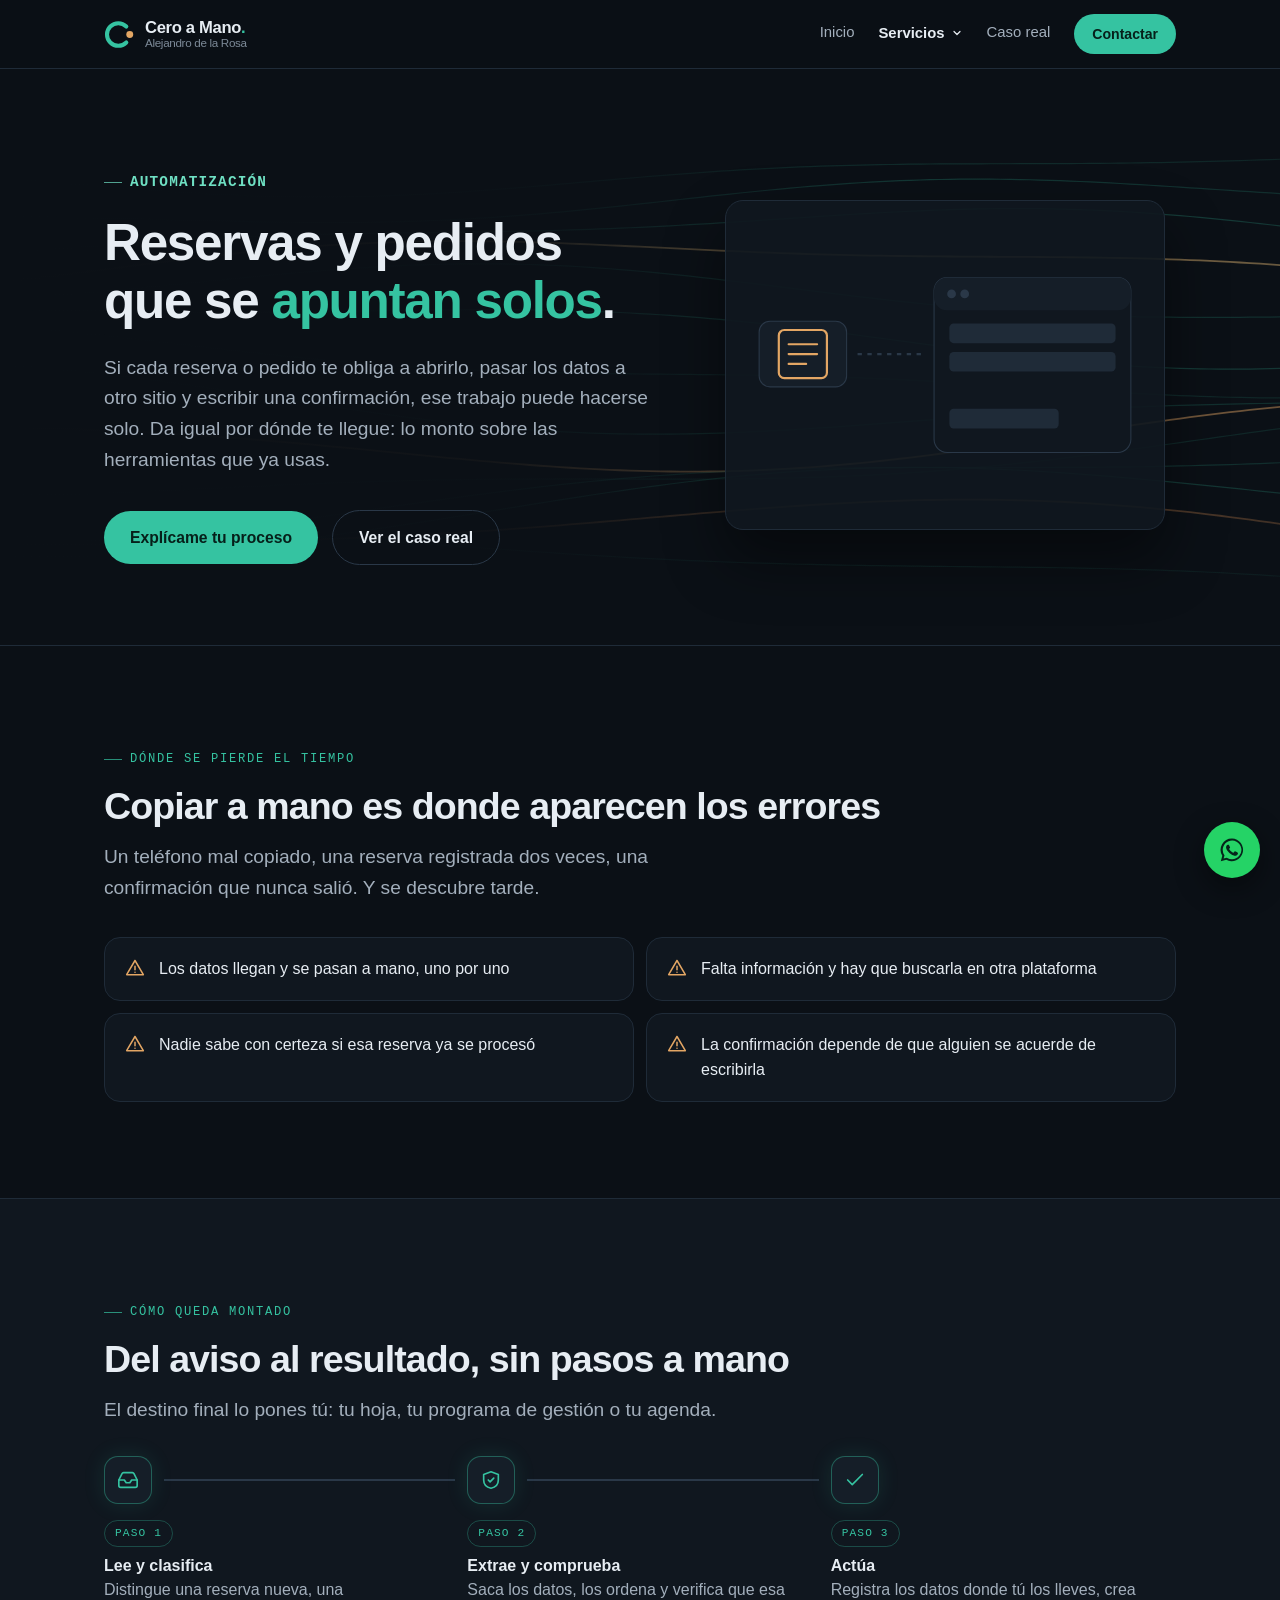
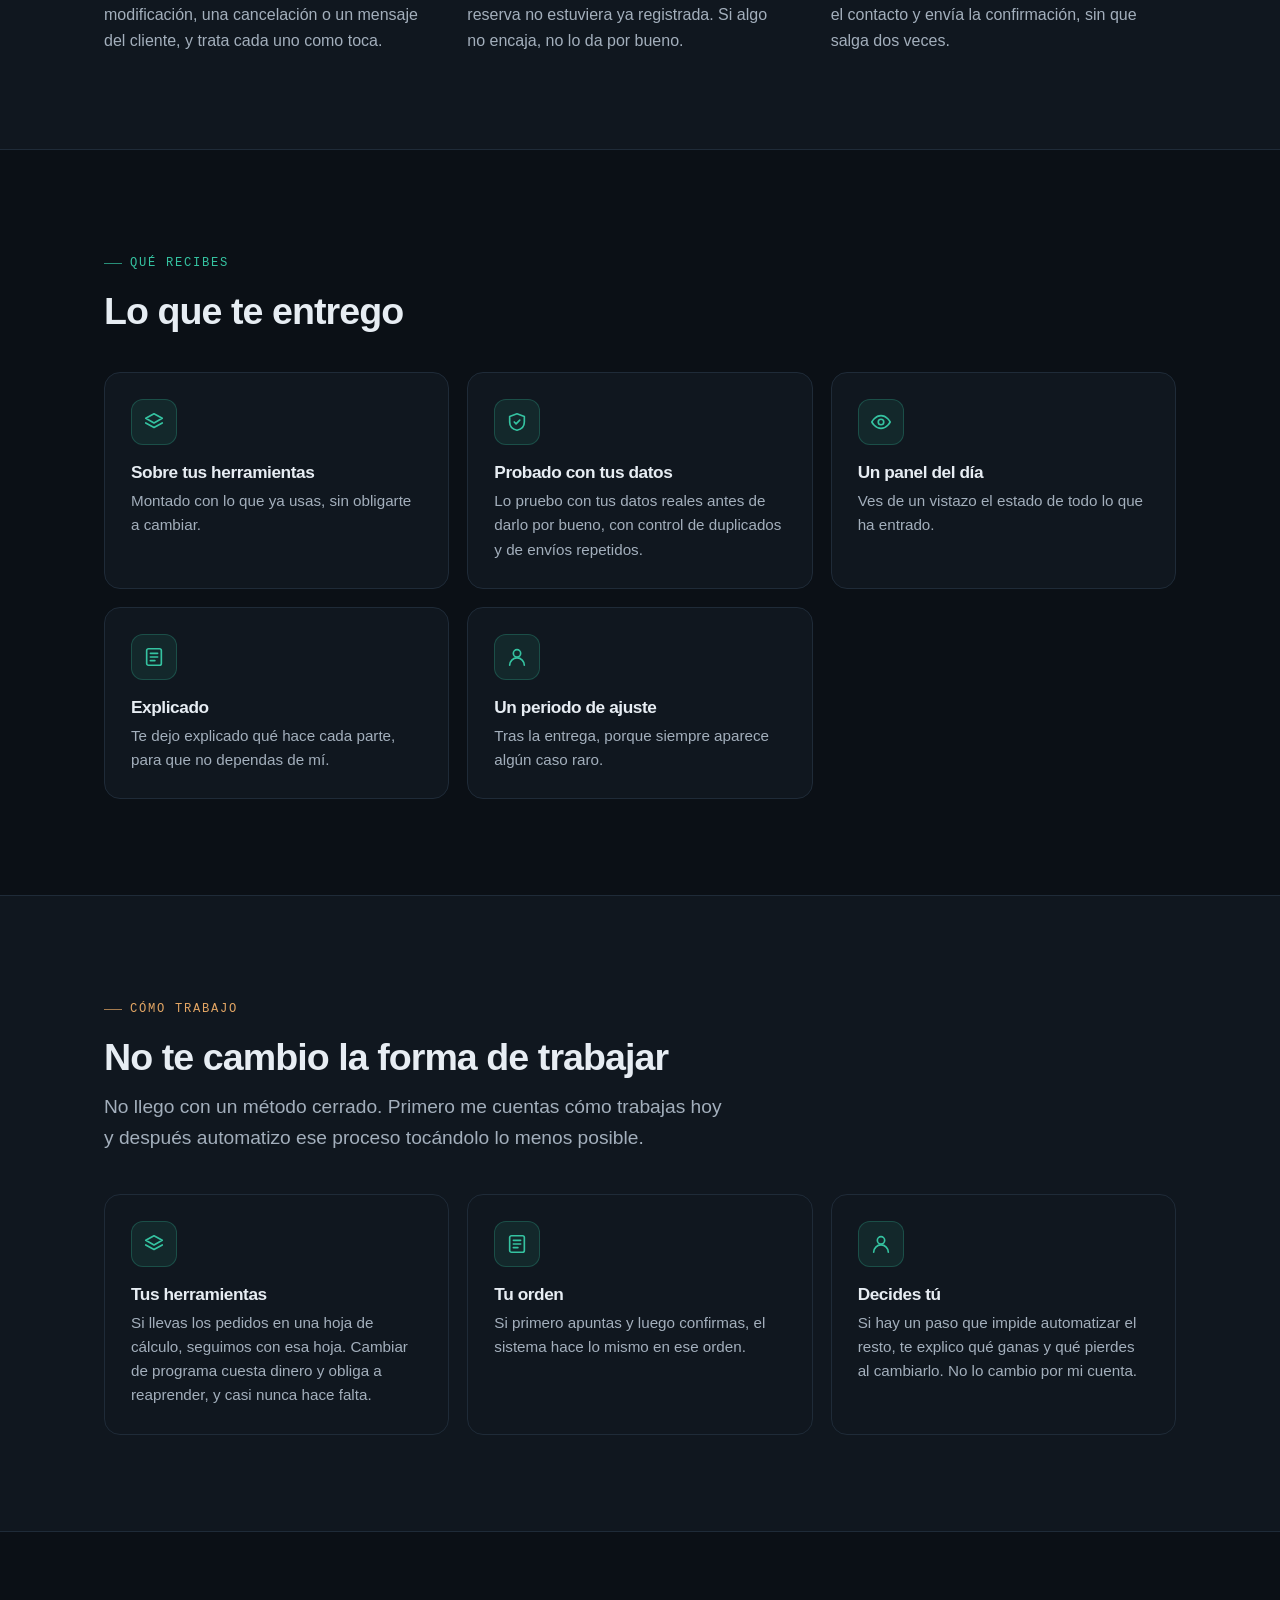
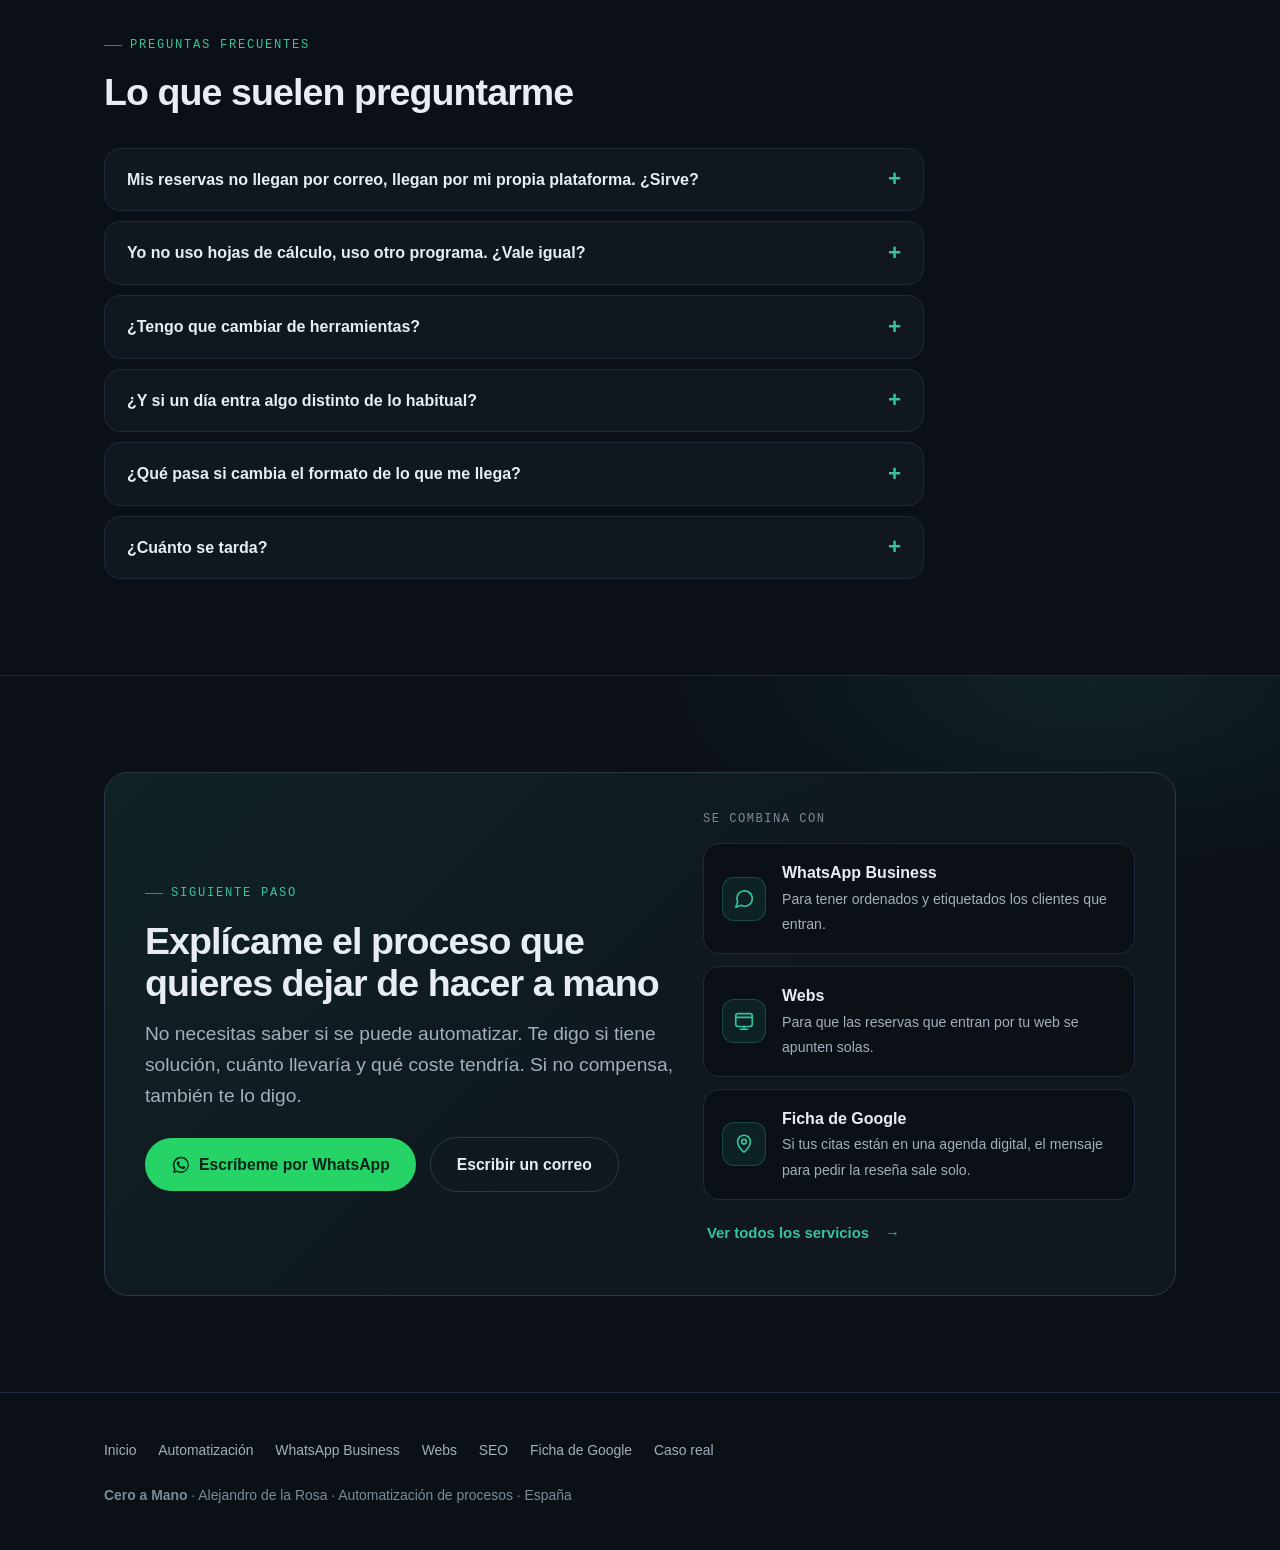
<file: automatizar-reservas-y-pedidos.html>
<!DOCTYPE html>
<html lang="es">
<head>
<meta charset="utf-8">
<meta name="viewport" content="width=device-width, initial-scale=1">
<title>Automatizar reservas y pedidos de tu negocio · Cero a Mano</title>
<meta name="description" content="Automatizo la entrada de reservas y pedidos: los datos acaban donde los necesitas sin copiar nada. En Zaragoza y en remoto para toda España.">
<link rel="canonical" href="https://ceroamano.com/automatizar-reservas-y-pedidos.html">
<meta property="og:type" content="website">
<meta property="og:title" content="Automatizar reservas y pedidos de tu negocio · Cero a Mano">
<meta property="og:description" content="Automatizo la entrada de reservas y pedidos: los datos acaban donde los necesitas sin copiar nada. En Zaragoza y en remoto para toda España.">
<meta property="og:url" content="https://ceroamano.com/automatizar-reservas-y-pedidos.html">
<meta property="og:locale" content="es_ES">
<meta property="og:site_name" content="Cero a Mano">
<meta property="og:image" content="https://ceroamano.com/og-imagen.png">
<meta property="og:image:width" content="1200">
<meta property="og:image:height" content="630">
<meta property="og:image:alt" content="Cero a Mano. Automatización, WhatsApp Business, webs y SEO. Alejandro de la Rosa.">
<meta name="twitter:card" content="summary_large_image">
<meta name="twitter:title" content="Automatizar reservas y pedidos de tu negocio · Cero a Mano">
<meta name="twitter:description" content="Automatizo la entrada de reservas y pedidos: los datos acaban donde los necesitas sin copiar nada. En Zaragoza y en remoto para toda España.">
<meta name="twitter:image" content="https://ceroamano.com/og-imagen.png">
<meta name="theme-color" content="#0b1016">
<link rel="icon" href="favicon.svg" type="image/svg+xml">
<script>document.documentElement.classList.add('js')</script>
<!-- WEB v5 (03/10/2026): fondo A (ondas arriba), aprobada por Alex. Estilos y código dentro de cada página: no usa estilos.css. -->
<style>
:root{
  --fondo:#0b1016; --capa:#10171f; --capa2:#151e28; --linea:#1f2b38; --linea2:#2a3848;
  --texto:#e7edf3; --suave:#a3afbc; --tenue:#7d8a98;
  --verde:#35c3a1; --verde-osc:#0d5f52; --verde-vidrio:rgba(53,195,161,.10);
  --ambar:#e3a664; --ambar-vidrio:rgba(227,166,100,.10);
  --radio:16px; --ancho:1120px;
  --mono:ui-monospace,"SF Mono","Cascadia Mono","Segoe UI Mono",Consolas,"Liberation Mono",monospace;
}
*{box-sizing:border-box;margin:0;padding:0}
html{scroll-behavior:smooth;background:var(--fondo)}
body{font-family:-apple-system,BlinkMacSystemFont,"Segoe UI",Inter,Roboto,Helvetica,Arial,sans-serif;
  color:var(--texto);background:var(--fondo);line-height:1.6;-webkit-font-smoothing:antialiased}
.env{max-width:var(--ancho);margin:0 auto;padding:0 24px}
section{padding:96px 0;position:relative}
h1,h2,h3{line-height:1.14;letter-spacing:-.025em;font-weight:700;color:var(--texto)}
h1{font-size:clamp(2.1rem,5.2vw,3.7rem);text-wrap:balance}
h2{font-size:clamp(1.6rem,3.4vw,2.35rem);margin-bottom:14px;text-wrap:balance}
h3{font-size:1.08rem;margin-bottom:6px}
p{color:var(--suave)}
.grande{font-size:clamp(1.03rem,1.8vw,1.2rem)}
.estrecho{max-width:58ch}
a{color:var(--verde)}
.resalte{color:var(--verde)}
:focus-visible{outline:2px solid var(--verde);outline-offset:3px;border-radius:6px}

/* etiqueta de sección en monoespaciada */
.etiqueta{display:inline-flex;align-items:center;gap:8px;font-family:var(--mono);font-size:.76rem;
  letter-spacing:.14em;text-transform:uppercase;color:var(--verde);margin-bottom:16px}
.etiqueta::before{content:"";width:18px;height:1px;background:currentColor;opacity:.7}
.etiqueta.ambar{color:var(--ambar)}

/* ── menú ─────────────────────────────────────────────────── */
nav{position:sticky;top:0;z-index:30;background:rgba(11,16,22,.78);
  backdrop-filter:blur(12px);-webkit-backdrop-filter:blur(12px);border-bottom:1px solid var(--linea)}
nav .env{display:flex;align-items:center;justify-content:space-between;height:68px;gap:18px}
.marca{font-weight:700;letter-spacing:-.02em;text-decoration:none;color:var(--texto);font-size:1.04rem;line-height:1.15}
.marca span{color:var(--verde)}
.marca em{display:block;font-style:normal;font-weight:500;font-size:.73rem;color:var(--tenue);margin-top:-1px}
.enlaces{display:flex;gap:24px;align-items:center}
.enlaces a{color:var(--suave);text-decoration:none;font-size:.93rem;transition:color .2s}
.enlaces a:hover{color:var(--texto)}
.enlaces a[aria-current]{color:var(--texto);font-weight:600}
.enlaces a:not(.btn){position:relative;padding-bottom:3px}
.enlaces a:not(.btn)::after{content:"";position:absolute;left:0;bottom:0;height:2px;width:0;background:var(--verde);transition:width .22s}
.enlaces a:not(.btn):hover::after,.enlaces a[aria-current]:not(.btn)::after{width:100%}
.enlaces a[aria-current]:not(.btn)::after{background:var(--tenue)}

/* ── botones ──────────────────────────────────────────────── */
.btn{display:inline-flex;align-items:center;justify-content:center;gap:8px;background:var(--verde);color:#06201a!important;
  text-decoration:none;padding:14px 26px;border-radius:999px;font-weight:650;font-size:.98rem;
  transition:transform .15s,box-shadow .2s;box-shadow:0 0 0 0 rgba(53,195,161,0)}
.btn:hover{transform:translateY(-2px);box-shadow:0 8px 28px rgba(53,195,161,.28)}
.btn.chico{padding:9px 18px;font-size:.88rem}
.btn.hueco{background:transparent;color:var(--texto)!important;border:1px solid var(--linea2)}
.btn.hueco:hover{border-color:var(--verde);box-shadow:none}
.acciones{display:flex;flex-wrap:wrap;gap:14px;align-items:center}

/* ── portada con lluvia de símbolos ───────────────────────── */
.hero{position:relative;overflow:hidden;padding:110px 0 84px;border-bottom:1px solid var(--linea)}
#lluvia{position:absolute;inset:0;width:100%;height:100%;display:block}
.hero::after{content:"";position:absolute;inset:0;pointer-events:none;
  background:linear-gradient(90deg,var(--fondo) 0%,rgba(11,16,22,.88) 38%,rgba(11,16,22,.2) 72%,rgba(11,16,22,.4) 100%),
             linear-gradient(0deg,var(--fondo) 0%,transparent 30%)}
.hero .env{position:relative;z-index:2}
.hero h1{max-width:17ch;margin-top:4px}
.hero .etiqueta{font-size:.9rem;letter-spacing:.08em;color:#6fe0c3;font-weight:600}
.hero .grande{margin:22px 0 34px;max-width:52ch}
.datos{display:grid;grid-template-columns:repeat(3,minmax(0,1fr));gap:1px;margin-top:62px;max-width:760px;
  background:var(--linea);border:1px solid var(--linea);border-radius:var(--radio);overflow:hidden}
.datos div{background:rgba(16,23,31,.86);padding:18px 20px;backdrop-filter:blur(4px)}
.datos b{display:block;font-family:var(--mono);font-size:1.45rem;font-weight:600;color:var(--texto);letter-spacing:-.02em}
.datos span{font-size:.84rem;color:var(--tenue);line-height:1.4;display:block;margin-top:4px}

/* ── cómo funciona: flujo + consola ───────────────────────── */
.flujo{display:grid;gap:22px;margin-top:44px}
@media(min-width:900px){.flujo{grid-template-columns:1.05fr .95fr;align-items:stretch}}
.pasos{display:flex;flex-direction:column;gap:12px;position:relative}
.paso{display:flex;gap:16px;align-items:flex-start;padding:20px 22px;border:1px solid var(--linea);border-radius:var(--radio);
  background:var(--capa);transition:border-color .4s,background .4s,transform .4s}
.paso .ico{flex:none;width:44px;height:44px;border-radius:12px;display:grid;place-items:center;
  background:var(--capa2);border:1px solid var(--linea2);color:var(--suave);transition:all .4s}
.paso p{font-size:.93rem;margin-top:2px}
.paso.activo{border-color:rgba(53,195,161,.55);background:linear-gradient(90deg,rgba(53,195,161,.08),var(--capa) 70%)}
.paso.activo .ico{color:var(--verde);border-color:rgba(53,195,161,.5);box-shadow:0 0 22px rgba(53,195,161,.18)}
.salidas{display:flex;flex-wrap:wrap;gap:8px;margin-top:10px}
.salidas span{font-size:.8rem;color:var(--suave);border:1px solid var(--linea2);border-radius:999px;padding:4px 11px}
.paso.activo .salidas span{border-color:rgba(53,195,161,.35);color:var(--texto)}

.consola{border:1px solid var(--linea2);border-radius:var(--radio);background:#070b0f;overflow:hidden;
  display:flex;flex-direction:column;min-height:300px;font-family:var(--mono);font-size:.84rem}
.consola .barra{display:flex;align-items:center;gap:7px;padding:12px 16px;border-bottom:1px solid var(--linea);color:var(--tenue);font-size:.75rem}
.consola .barra i{width:9px;height:9px;border-radius:50%;background:var(--linea2);display:block}
.consola .barra em{font-style:normal;margin-left:8px}
.consola .barra .vivo{margin-left:auto;color:var(--verde);display:flex;align-items:center;gap:6px}
.consola .barra .vivo::before{content:"";width:7px;height:7px;border-radius:50%;background:var(--verde);animation:latido 1.6s infinite}
@keyframes latido{0%,100%{opacity:1}50%{opacity:.25}}
.registro{list-style:none;padding:16px 18px;display:flex;flex-direction:column;gap:9px;flex:1}
.registro li{display:flex;gap:10px;color:var(--suave);transform:translateY(6px);transition:opacity .35s,transform .35s}
.js .registro li{opacity:0;transform:translateY(6px)}
.js .registro li.ve{opacity:1;transform:none}
.registro li .h{color:#7d8a98;flex:none}
.registro li .ok{color:var(--verde)}
.registro li .ent{color:var(--ambar)}
.pie-fig{margin-top:16px;font-size:.86rem;color:var(--tenue)}

/* ── servicios en pestañas ────────────────────────────────── */
.fondo-capa{background:var(--capa);border-top:1px solid var(--linea);border-bottom:1px solid var(--linea)}
.pestanas{display:flex;gap:6px;margin-top:38px;padding:6px;border:1px solid var(--linea);border-radius:999px;
  background:var(--fondo);width:max-content;max-width:100%;overflow-x:auto;scrollbar-width:none}
.pestanas::-webkit-scrollbar{display:none}
.pestanas button{all:unset;cursor:pointer;display:flex;align-items:center;gap:8px;padding:11px 18px;border-radius:999px;
  font-size:.93rem;font-weight:600;color:var(--suave);white-space:nowrap;transition:background .25s,color .25s}
.pestanas button:hover{color:var(--texto)}
.pestanas button[aria-selected="true"]{background:var(--capa2);color:var(--texto);box-shadow:inset 0 0 0 1px var(--linea2)}
.pestanas button[aria-selected="true"] svg{color:var(--verde)}
.pestanas button:focus-visible{outline:2px solid var(--verde);outline-offset:-2px}
.panel{display:grid;gap:34px;margin-top:26px;padding:34px;border:1px solid var(--linea);border-radius:22px;background:var(--fondo)}
@media(min-width:900px){.panel{grid-template-columns:1fr 1fr;align-items:center;padding:44px}}
.panel[hidden]{display:none}
.panel.entra{animation:entra .45s cubic-bezier(.2,.7,.3,1)}
@keyframes entra{from{opacity:0;transform:translateY(10px)}to{opacity:1;transform:none}}
.panel h3{font-size:1.45rem;margin-bottom:10px}
.puntos{list-style:none;margin:22px 0 26px;display:flex;flex-direction:column;gap:12px}
.puntos li{display:flex;gap:12px;align-items:center;color:var(--texto);font-size:.97rem}
.puntos li svg{flex:none;color:var(--verde)}
.mas{font-weight:600;text-decoration:none;display:inline-flex;gap:6px;align-items:center;padding:10px 0}
.mas:hover{gap:10px}
.mas{transition:gap .2s}
.escena{border:1px solid var(--linea);border-radius:18px;background:var(--capa);aspect-ratio:4/3;position:relative;overflow:hidden}
.escena svg{position:absolute;inset:0;width:100%;height:100%}


/* ── las piezas se conectan ───────────────────────────────── */
.conecta{margin-top:26px;padding:34px;border:1px solid var(--linea);border-radius:22px;background:var(--fondo)}
.conecta h3{font-size:1.35rem;margin-bottom:8px}
.cadena{list-style:none;display:grid;margin-top:30px}
.cadena li{position:relative;display:grid;grid-template-columns:48px 1fr;gap:0 16px;padding-bottom:30px;align-content:start}
.cadena li:last-child{padding-bottom:0}
.nodo{width:48px;height:48px;border-radius:14px;display:grid;place-items:center;background:var(--capa2);
  border:1px solid rgba(53,195,161,.4);color:var(--verde);box-shadow:0 0 22px rgba(53,195,161,.12);position:relative;z-index:1}
.cadena em{display:inline-block;font-style:normal;font-family:var(--mono);font-size:.7rem;letter-spacing:.1em;text-transform:uppercase;
  color:var(--verde);border:1px solid rgba(53,195,161,.3);border-radius:999px;padding:7px 10px;margin-bottom:8px;line-height:1;text-box:trim-both cap alphabetic}
.cadena b{display:block;color:var(--texto);font-weight:600;font-size:1rem;line-height:1.35}
.hilo{position:absolute;left:23px;top:52px;bottom:4px;width:2px;background:var(--linea2);overflow:hidden}
.hilo::after{content:"";position:absolute;left:-2px;top:-35%;width:6px;height:35%;border-radius:3px;
  background:linear-gradient(180deg,transparent,var(--verde));animation:viajeV 2.4s linear infinite}
.cadena li:nth-child(2) .hilo::after{animation-delay:1.2s}
@keyframes viajeV{to{top:100%}}
@keyframes viajeH{to{left:100%}}
@media(min-width:820px){
  .cadena{grid-template-columns:repeat(3,1fr);gap:18px}
  .cadena li{grid-template-columns:1fr;gap:14px;padding-bottom:0;padding-right:24px}
  .hilo{left:60px;right:-6px;top:23px;bottom:auto;width:auto;height:2px}
  .hilo::after{top:-2px;left:-35%;width:35%;height:6px;background:linear-gradient(90deg,transparent,var(--verde));animation-name:viajeH}
}
@media(max-width:560px){.conecta{padding:24px}}


/* ── menú: «Servicios» desplegable ─────────────────────────── */
.desplegable{position:relative}
.abre-sub{all:unset;cursor:pointer;display:inline-flex;align-items:center;gap:6px;color:var(--suave);font-size:.93rem;padding-bottom:3px;transition:color .2s}
.abre-sub:hover,.abre-sub.actual,.desplegable.abierto .abre-sub{color:var(--texto)}
.abre-sub.actual{font-weight:600}
.abre-sub svg{transition:transform .2s}
.desplegable.abierto .abre-sub svg{transform:rotate(180deg)}
.abre-sub:focus-visible{outline:2px solid var(--verde);outline-offset:4px;border-radius:6px}
.sub{position:absolute;top:100%;left:-16px;padding-top:14px;display:none;z-index:40}
.desplegable.abierto .sub{display:block}
.sub .caja{min-width:250px;background:var(--capa);border:1px solid var(--linea2);border-radius:14px;padding:8px;
  box-shadow:0 18px 40px rgba(0,0,0,.5);display:flex;flex-direction:column}
.sub a,.enlaces .sub a:not(.btn){display:flex;align-items:center;gap:10px;padding:11px 12px;border-radius:9px;color:var(--suave);font-size:.93rem}
.sub a svg{color:var(--tenue);flex:none}
.sub a:hover{background:var(--capa2);color:var(--texto)}
.sub a:hover svg,.sub a[aria-current] svg{color:var(--verde)}
.sub a[aria-current]{color:var(--texto);font-weight:600;background:var(--capa2)}
.enlaces .sub a:not(.btn)::after{display:none}
@media(hover:hover) and (min-width:861px){.desplegable:hover .sub{display:block}.desplegable:hover .abre-sub svg{transform:rotate(180deg)}}

/* ── ¿Te pasa esto? ───────────────────────────────────────── */
.problemas{display:grid;gap:14px;margin-top:38px}
@media(min-width:760px){.problemas{grid-template-columns:repeat(2,1fr)}}
@media(min-width:1040px){.problemas{grid-template-columns:repeat(3,1fr)}}
.problema{border:1px solid var(--linea);border-radius:var(--radio);background:var(--capa);padding:24px;display:flex;flex-direction:column;
  justify-content:space-between;gap:18px;transition:border-color .2s,transform .2s cubic-bezier(.2,.7,.3,1)}
.problema:hover{border-color:var(--linea2);transform:translateY(-3px)}
.problema q{quotes:"«" "»";font-size:1.12rem;font-weight:600;color:var(--texto);line-height:1.35}
.problema .va{display:flex;flex-wrap:wrap;gap:8px;margin-top:auto}
.problema .va a{display:inline-flex;align-items:center;gap:7px;text-decoration:none;font-size:.86rem;font-weight:600;color:var(--verde);
  border:1px solid rgba(53,195,161,.3);border-radius:999px;padding:9px 14px;transition:background .2s,border-color .2s}
.problema .va a:hover{background:var(--verde-vidrio);border-color:var(--verde)}


/* ── WhatsApp ─────────────────────────────────────────────── */
.btn.wa{background:#25d366;color:#05241a!important}
.btn.wa:hover{box-shadow:0 8px 28px rgba(37,211,102,.3)}
.wa-flota{position:fixed;right:20px;bottom:22px;z-index:60;width:56px;height:56px;border-radius:50%;display:grid;place-items:center;
  background:#25d366;color:#05241a;box-shadow:0 10px 30px rgba(0,0,0,.45);transition:transform .2s,opacity .3s}
.wa-flota svg{width:28px;height:28px}
.wa-flota:hover{transform:scale(1.07)}
.wa-flota:focus-visible{outline:3px solid #e7edf3;outline-offset:3px}
.wa-flota.oculto{opacity:0;pointer-events:none;transform:scale(.8);visibility:hidden;transition:transform .2s,opacity .3s,visibility 0s .3s}


/* ── ¿Te pasa esto?, plegable ─────────────────────────────── */
.plegable{position:relative;border:1px solid var(--linea);border-radius:22px;background:var(--capa);transition:border-color .2s}
.plegable:hover{border-color:var(--linea2)}
.pleg-cab{padding:30px 34px}
.pleg-cab .etiqueta{margin-bottom:10px}
.pleg-cab h2{margin:0}
.plegable summary{list-style:none;cursor:pointer;position:absolute;top:50px;right:34px;border-radius:999px}
.plegable details[open] summary{top:50px}
.plegable summary::-webkit-details-marker{display:none}
.plegable .abre{display:inline-flex;align-items:center;gap:10px;font-size:.9rem;font-weight:600;color:var(--verde);
  border:1px solid rgba(53,195,161,.35);border-radius:999px;padding:10px 16px;white-space:nowrap;transition:background .2s}
.plegable summary:hover .abre{background:var(--verde-vidrio)}
.plegable .abre svg{transition:transform .25s}
.plegable details[open] .abre svg{transform:rotate(180deg)}
.plegable .abre .cerrar{display:none}
.plegable details[open] .abre .ver{display:none}
.plegable details[open] .abre .cerrar{display:inline}
.plegable summary:focus-visible{outline:2px solid var(--verde);outline-offset:3px}
.plegable .dentro-pleg{padding:0 34px 34px}
.plegable .problemas{margin-top:0}
.plegable details[open] .dentro-pleg{animation:entra .45s cubic-bezier(.2,.7,.3,1)}
@media(max-width:560px){.pleg-cab{padding:24px 24px 16px}.plegable summary{position:static;display:block;padding:0 24px 24px}.plegable .dentro-pleg{padding:0 24px 24px}}

/* ── fondo de ondas: se apaga detrás del texto (máscara en CSS, no en cada fotograma) ── */
@media(min-width:701px){#lluvia{-webkit-mask-image:linear-gradient(90deg,rgba(0,0,0,.15) 0%,rgba(0,0,0,.4) 37%,#000 62%);mask-image:linear-gradient(90deg,rgba(0,0,0,.15) 0%,rgba(0,0,0,.4) 37%,#000 62%)}}

/* ── cómo trabajo ─────────────────────────────────────────── */
.rejilla{display:grid;gap:18px;margin-top:40px}
@media(min-width:820px){.tres{grid-template-columns:repeat(3,1fr)}.dos{grid-template-columns:1fr 1fr}}
.tarjeta{background:var(--capa);border:1px solid var(--linea);border-radius:var(--radio);padding:26px;
  transition:transform .2s cubic-bezier(.2,.7,.3,1),border-color .2s}
.tarjeta:hover{transform:translateY(-4px);border-color:var(--linea2)}
.tarjeta .ico{width:46px;height:46px;border-radius:12px;display:grid;place-items:center;margin-bottom:18px;
  background:var(--verde-vidrio);color:var(--verde);border:1px solid rgba(53,195,161,.25)}
.tarjeta p{font-size:.95rem}

/* ── caso real ────────────────────────────────────────────── */
.caso{display:grid;gap:22px;margin-top:40px}
@media(min-width:900px){.caso{grid-template-columns:.9fr 1.1fr}}
.cifra{border:1px solid var(--linea);border-radius:var(--radio);background:var(--capa);padding:30px;display:flex;flex-direction:column;justify-content:center;gap:10px}
.anillo{position:relative;width:170px;height:170px;margin-bottom:8px}
.anillo svg{width:100%;height:100%;transform:rotate(-90deg)}
.anillo .pista{stroke:var(--linea2)}
.anillo .arco{stroke:var(--ambar);stroke-linecap:round;stroke-dasharray:440.5;stroke-dashoffset:440;transition:stroke-dashoffset 1.8s cubic-bezier(.2,.7,.3,1)}
.anillo.dentro .arco{stroke-dashoffset:0}
.anillo b{position:absolute;inset:0;display:grid;place-items:center;font-family:var(--mono);font-size:2.6rem;font-weight:600;letter-spacing:-.03em}
.anillo b small{display:block;font-size:.85rem;color:var(--tenue);font-weight:500;text-align:center;letter-spacing:0;margin-top:-4px}
.cifra .titular{font-size:1.2rem;font-weight:650;color:var(--texto)}
.cifra .fuente{font-size:.82rem;color:var(--tenue)}
.antes{border:1px solid var(--linea);border-radius:var(--radio);background:var(--capa);padding:28px}
.antes h3{font-family:var(--mono);font-size:.76rem;letter-spacing:.14em;text-transform:uppercase;color:var(--tenue);font-weight:500;margin-bottom:16px}
.tachar{list-style:none;display:flex;flex-direction:column;gap:10px}
.tachar li{display:flex;align-items:center;gap:12px;color:var(--suave);font-size:.96rem;position:relative}
.tachar li i{flex:none;width:22px;height:22px;border-radius:6px;border:1px solid var(--linea2);display:grid;place-items:center;
  font-style:normal;font-size:.7rem;font-family:var(--mono);color:var(--tenue);transition:all .35s}
.tachar li span{text-decoration:line-through 1.5px transparent;transition:text-decoration-color .5s,color .5s}
.tachar li.hecho span{color:var(--tenue)}
.tachar li.hecho span{text-decoration-color:var(--ambar)}
.tachar li.hecho i{background:var(--ambar-vidrio);border-color:rgba(227,166,100,.4);color:var(--ambar)}
.ahora{margin-top:20px;padding-top:18px;border-top:1px dashed var(--linea2);display:flex;gap:12px;align-items:center;
  color:var(--texto);font-weight:600;transition:all .5s}
.js .ahora{opacity:0;transform:translateY(6px)}
.js .ahora.ve{opacity:1;transform:none}
.ahora svg{color:var(--verde);flex:none}
blockquote{margin-top:22px;border:1px solid var(--linea);border-left:3px solid var(--verde);border-radius:var(--radio);
  background:var(--capa);padding:26px 28px;font-size:1.04rem;color:var(--texto)}
blockquote footer{margin-top:12px;font-size:.88rem;color:var(--tenue)}

/* ── en desarrollo ────────────────────────────────────────── */
.estado{display:inline-flex;align-items:center;gap:7px;font-family:var(--mono);font-size:.72rem;letter-spacing:.08em;
  text-transform:uppercase;color:var(--ambar);margin-bottom:12px}
.estado::before{content:"";width:7px;height:7px;border-radius:50%;background:var(--ambar);animation:latido 2s infinite}

/* ── contacto ─────────────────────────────────────────────── */
.cta{border-top:1px solid var(--linea);background:
  radial-gradient(700px 320px at 85% 0%,rgba(53,195,161,.10),transparent 65%),var(--fondo)}
.como{list-style:none;display:grid;gap:14px;margin:34px 0 34px;counter-reset:c}
@media(min-width:820px){.como{grid-template-columns:repeat(3,1fr)}}
.como li{counter-increment:c;border:1px solid var(--linea);border-radius:var(--radio);padding:20px 22px;background:var(--capa);color:var(--suave);font-size:.95rem}
.como li::before{content:"0" counter(c);display:block;font-family:var(--mono);color:var(--verde);font-size:.8rem;margin-bottom:8px}
.como li b{color:var(--texto);font-weight:600}

footer.pie{padding:36px 0 44px;font-size:.87rem;color:var(--tenue);border-top:1px solid var(--linea)}
.pie .env{display:flex;justify-content:space-between;flex-wrap:wrap;gap:12px}
.pie a{color:var(--suave);text-decoration:none;margin-right:18px;display:inline-block;padding:10px 0}
.pie a:hover{color:var(--verde)}

/* ── aparición al bajar ───────────────────────────────────── */
.js .rev{opacity:0;transform:translateY(18px);transition:opacity .7s cubic-bezier(.2,.7,.3,1),transform .7s cubic-bezier(.2,.7,.3,1)}
.js .rev.dentro{opacity:1;transform:none}
@media print{.js .rev,.js .registro li,.js .ahora{opacity:1!important;transform:none!important}.panel[hidden]{display:grid}#lluvia{display:none}}
.rev.d1{transition-delay:.08s}.rev.d2{transition-delay:.16s}

section[id],.panel{scroll-margin-top:84px}
@media(max-width:380px){.pestanas button[role="tab"]{font-size:.71rem;padding:10px 2px;letter-spacing:-.01em}}

/* ── menú del móvil ───────────────────────────────────────── */
.abrir-menu{display:none;background:none;border:0;padding:10px;cursor:pointer;width:44px;height:44px;flex-direction:column;justify-content:center;gap:5px}
.abrir-menu span{display:block;height:2px;width:22px;background:var(--texto);border-radius:2px;transition:transform .25s,opacity .18s}
.abrir-menu.activo span:nth-child(1){transform:translateY(7px) rotate(45deg)}
.abrir-menu.activo span:nth-child(2){opacity:0}
.abrir-menu.activo span:nth-child(3){transform:translateY(-7px) rotate(-45deg)}
@media(max-width:860px){
  .abrir-menu{display:flex}
  nav .env{position:relative}
  .enlaces{position:absolute;top:100%;left:0;right:0;flex-direction:column;align-items:stretch;gap:0;
    background:var(--capa);border-bottom:1px solid var(--linea);box-shadow:0 18px 40px rgba(0,0,0,.45);
    max-height:0;overflow:hidden;transition:max-height .3s cubic-bezier(.2,.7,.3,1)}
  .enlaces:not(.abierto){visibility:hidden;transition:max-height .3s cubic-bezier(.2,.7,.3,1),visibility 0s .3s}
  .enlaces.abierto{max-height:calc(100vh - 110px);overflow-y:auto}
  .pestanas{width:100%;display:grid;grid-template-columns:repeat(6,1fr);border-radius:18px}
  .pestanas button{grid-column:span 2}
  .pestanas button:nth-child(n+4){grid-column:span 3}
  .pestanas button{flex-direction:column;justify-content:center;white-space:normal;text-align:center;min-height:56px;padding:10px 6px;font-size:.84rem;line-height:1.2;border-radius:14px}

  .enlaces a,.enlaces a:not(.btn){display:block;padding:17px 24px;font-size:1.02rem;border-top:1px solid var(--linea)}
  .enlaces a:not(.btn)::after{display:none}
  .enlaces a[aria-current]{background:var(--capa2);box-shadow:inset 3px 0 0 var(--verde)}
  .enlaces a.btn{margin:16px 24px 22px;text-align:center;padding:15px 24px;display:flex}
  .desplegable{border-top:1px solid var(--linea)}
  .abre-sub{display:flex;justify-content:space-between;width:100%;box-sizing:border-box;padding:17px 24px;font-size:1.02rem}
  .abre-sub.actual{box-shadow:inset 3px 0 0 var(--verde)}
  .sub{position:static;padding:0 0 8px}
  .sub .caja{min-width:0;background:none;border:0;box-shadow:none;padding:0 12px}
  .enlaces .sub a,.enlaces .sub a:not(.btn){border-top:0;padding:13px 16px 13px 28px;font-size:.98rem}
}
@media(max-width:560px){
  section{padding:72px 0}
  .hero{padding:72px 0 56px}
  .hero .etiqueta{font-size:.78rem;letter-spacing:.05em}
  .hero::after{background:linear-gradient(180deg,rgba(11,16,22,.35) 0%,rgba(11,16,22,.62) 50%,var(--fondo) 100%)}
  .acciones{flex-direction:column;align-items:stretch}
  .acciones .btn{width:100%}
  .datos{grid-template-columns:1fr;margin-top:44px}
  .datos div{display:flex;align-items:baseline;gap:14px}
  .datos b{font-size:1.15rem;min-width:104px;white-space:nowrap}
  .datos span{margin-top:0}
  .marca em{font-size:.7rem}
  .panel{padding:24px}
  .anillo{width:140px;height:140px}
}

@media (prefers-reduced-motion: reduce){
  html{scroll-behavior:auto}
  .rev,.registro li,.ahora,.js .rev,.js .registro li,.js .ahora{opacity:1;transform:none;transition:none}
  .tarjeta:hover,.btn:hover{transform:none}
  .panel.entra{animation:none}
  .consola .barra .vivo::before,.estado::before{animation:none}
  .anillo .arco{transition:none}
  .escena *{animation:none!important}
  .hilo::after{display:none}
  .plegable details[open] .dentro-pleg{animation:none}
  .plegable .abre svg{transition:none}
  .wa-flota,.wa-flota.oculto{transition:none}
  .s1-fila,.s2-b,.s4-b,.s5-c{opacity:1!important}
  .s1-sobre{opacity:1!important;transform:translateX(118px)!important}
  .tachar li span{transition:none}
}

/* ── página interior: ficha de Google ─────────────────────── */
.hero.interior{padding:96px 0 80px}
.hero.interior .rejilla-hero{display:grid;gap:44px;align-items:center}
@media(min-width:960px){.hero.interior .rejilla-hero{grid-template-columns:1.1fr .9fr}}
.hero.interior h1{font-size:clamp(2rem,4.4vw,3.2rem);max-width:18ch}
nav.miga{position:static;background:none;backdrop-filter:none;-webkit-backdrop-filter:none;border:0;z-index:auto;font-size:.84rem;color:var(--tenue);margin-bottom:22px}
.miga a{color:var(--suave);text-decoration:none}
.miga a:hover{color:var(--verde)}
.ficha-mock{position:relative;z-index:2;border:1px solid var(--linea2);border-radius:20px;background:rgba(16,23,31,.92);
  backdrop-filter:blur(6px);padding:24px;max-width:420px;width:100%;justify-self:center;box-shadow:0 30px 60px rgba(0,0,0,.45)}
.fm-cab{display:flex;gap:14px;align-items:center;padding-bottom:18px;border-bottom:1px solid var(--linea)}
.fm-pin{width:46px;height:46px;border-radius:12px;display:grid;place-items:center;background:var(--verde-vidrio);color:var(--verde);border:1px solid rgba(53,195,161,.3);flex:none}
.fm-cab b{display:block;color:var(--texto);font-size:1.05rem}
.fm-cab span{font-size:.82rem;color:var(--tenue)}
.fm-campos{list-style:none;display:flex;flex-direction:column;gap:2px;padding:12px 0}
.fm-campos li{display:flex;justify-content:space-between;align-items:center;padding:8px 2px;font-family:var(--mono);font-size:.82rem;color:var(--tenue);transition:color .35s}
.fm-campos li i{width:20px;height:20px;border-radius:6px;border:1px solid var(--linea2);display:grid;place-items:center;font-style:normal;color:transparent;transition:all .35s}
.fm-campos li.ok{color:var(--texto)}
.fm-campos li.ok i{border-color:rgba(53,195,161,.5);background:var(--verde-vidrio);color:var(--verde)}
.fm-burbuja{border:1px solid var(--linea2);border-radius:14px;padding:12px 14px;margin-top:10px;transition:opacity .45s,transform .45s}
.fm-burbuja em{display:block;font-style:normal;font-family:var(--mono);font-size:.72rem;letter-spacing:.06em;margin-bottom:8px}
.fm-burbuja i{display:block;height:7px;border-radius:4px;background:var(--linea2);margin-top:6px}
.fm-burbuja i+i{width:65%}
.fm-resena{border-color:rgba(227,166,100,.45)}
.fm-resena em{color:var(--ambar)}
.fm-resp{margin-left:28px;border-color:rgba(53,195,161,.4)}
.fm-resp em{color:var(--verde)}
.js .fm-burbuja{opacity:0;transform:translateY(8px)}
.js .fm-burbuja.ve{opacity:1;transform:none}

.cadena.cuatro li p{font-size:.92rem;margin-top:6px}
@media(min-width:820px){.cadena.cuatro{grid-template-columns:repeat(4,1fr)}}
.chips{display:flex;flex-wrap:wrap;gap:6px;margin-top:10px}
.chips span{font-size:.78rem;color:var(--suave);border:1px solid var(--linea2);border-radius:999px;padding:4px 10px}

.vias{display:grid;gap:18px;margin-top:40px}
@media(min-width:880px){.vias{grid-template-columns:1fr 1fr}}
.via{border:1px solid var(--linea);border-radius:20px;background:var(--fondo);padding:30px;display:grid;grid-template-columns:minmax(0,1fr);gap:24px}
.via h3{font-size:1.25rem}
.via p{font-size:.96rem}
.via .vis{border:1px solid var(--linea);border-radius:16px;background:var(--capa);min-height:210px;display:grid;place-items:center;padding:22px}
.qr-cartel{display:flex;align-items:center;justify-content:center;flex-wrap:wrap;gap:20px}
.qr-cartel svg{flex:none}
.qr-cartel span{font-family:var(--mono);font-size:.8rem;color:var(--suave);max-width:13ch;line-height:1.5}
.qr-linea{animation:escanea 2.6s ease-in-out infinite}
@keyframes escanea{0%,100%{transform:translateY(0)}50%{transform:translateY(64px)}}
.chat{width:100%;max-width:330px;display:flex;flex-direction:column;gap:10px}
.chat .hora{font-family:var(--mono);font-size:.72rem;color:var(--tenue);text-align:center}
.chat .msg{align-self:flex-start;background:#163a33;color:#dff5ee;border-radius:4px 16px 16px 16px;padding:12px 14px;font-size:.9rem;line-height:1.45;max-width:92%}
.chat .msg u{color:#7fe3c9;text-decoration:underline}
.chat .escribiendo{align-self:flex-start;display:none;gap:4px;padding:12px 14px;border-radius:4px 16px 16px 16px;background:#163a33}
.chat .escribiendo b{width:6px;height:6px;border-radius:50%;background:#7fe3c9;animation:punto 1.2s infinite}
.chat .escribiendo b:nth-child(2){animation-delay:.15s}.chat .escribiendo b:nth-child(3){animation-delay:.3s}
@keyframes punto{0%,60%,100%{opacity:.25}30%{opacity:1}}
.js .chat:not(.listo) .escribiendo{display:flex}
.js .chat .msg{display:none}
.js .chat.listo .msg{display:block;animation:entra .4s cubic-bezier(.2,.7,.3,1)}
.js .chat.listo .escribiendo{display:none}

.tarjeta-cierre{border:1px solid var(--linea2);border-radius:24px;padding:40px;background:linear-gradient(135deg,rgba(53,195,161,.10),var(--capa) 55%);display:grid;gap:30px}
@media(min-width:900px){.tarjeta-cierre{grid-template-columns:1.1fr .9fr;align-items:center}}
.relac{display:grid;gap:12px}
.relac h3{font-family:var(--mono);font-size:.76rem;letter-spacing:.12em;text-transform:uppercase;color:var(--tenue);font-weight:500;margin-bottom:4px}
.relac a{display:flex;gap:16px;align-items:center;text-decoration:none;border:1px solid var(--linea);border-radius:var(--radio);background:var(--fondo);padding:16px 18px;transition:border-color .2s,transform .2s}
.relac a:hover{border-color:var(--linea2);transform:translateY(-2px)}
.relac .ico{width:44px;height:44px;border-radius:12px;display:grid;place-items:center;flex:none;background:var(--verde-vidrio);color:var(--verde);border:1px solid rgba(53,195,161,.25)}
.relac b{display:block;color:var(--texto)}
.relac small{color:var(--suave);font-size:.88rem}
.relac a.todos{border:0;background:none;padding:10px 4px;font-weight:600;color:var(--verde);font-size:.93rem}
@media(max-width:560px){.tarjeta-cierre{padding:24px}}
@media(max-width:560px){.hero.interior{padding:56px 0 56px}.via{padding:22px}.ficha-mock{padding:20px}}
@media (prefers-reduced-motion: reduce){.qr-linea,.chat .escribiendo b,.js .chat.listo .msg{animation:none}.js .fm-burbuja{opacity:1;transform:none}}

/* ── páginas interiores (web completa v4) ─────────────────── */
.faq{max-width:820px;margin-top:34px;display:grid;gap:10px}
.faq details{border:1px solid var(--linea);border-radius:var(--radio);background:var(--capa);transition:border-color .2s}
.faq details[open]{border-color:var(--linea2)}
.faq summary{list-style:none;cursor:pointer;padding:18px 22px;font-weight:600;color:var(--texto);display:flex;justify-content:space-between;align-items:center;gap:16px;border-radius:var(--radio)}
.faq summary::-webkit-details-marker{display:none}
.faq summary::after{content:"+";color:var(--verde);font-size:1.4rem;line-height:1;flex:none}
.faq details[open] summary::after{content:"−"}
.faq summary:focus-visible{outline:2px solid var(--verde);outline-offset:2px}
.faq details p{padding:0 22px 20px;font-size:.96rem}
.sintomas{display:grid;gap:12px;margin-top:34px}
@media(min-width:760px){.sintomas{grid-template-columns:1fr 1fr}}
.sintomas li{list-style:none;display:flex;gap:14px;align-items:flex-start;border:1px solid var(--linea);border-radius:var(--radio);background:var(--capa);padding:18px 20px;color:var(--texto)}
.sintomas li svg{flex:none;color:var(--ambar);margin-top:2px}
.compara{display:grid;gap:18px;margin-top:38px}
@media(min-width:860px){.compara{grid-template-columns:1fr 1fr}}
.compara .col{border:1px solid var(--linea);border-radius:var(--radio);background:var(--capa);padding:28px}
.compara .col.ahora-col{border-color:rgba(53,195,161,.35);background:linear-gradient(160deg,rgba(53,195,161,.07),var(--capa) 60%)}
.compara h3{font-family:var(--mono);font-size:.76rem;letter-spacing:.14em;text-transform:uppercase;color:var(--tenue);font-weight:500;margin-bottom:16px}
.compara .ahora-col h3{color:var(--verde)}
.compara ul{list-style:none;display:flex;flex-direction:column;gap:12px}
.compara li{display:flex;gap:12px;align-items:flex-start;color:var(--suave);font-size:.97rem}
.compara .ahora-col li{color:var(--texto)}
.compara li svg{flex:none;margin-top:3px}
.compara .antes-col li svg{color:var(--ambar)}
.compara .ahora-col li svg{color:var(--verde)}
.aviso{max-width:820px;margin-top:30px;border:1px solid var(--linea);border-left:3px solid var(--ambar);border-radius:var(--radio);background:var(--capa);padding:24px 26px}
.aviso p{color:var(--texto)}
.aviso p+p{margin-top:10px;color:var(--suave);font-size:.95rem}
.hero.interior .escena{max-width:440px;width:100%;justify-self:center;position:relative;z-index:2;background:rgba(16,23,31,.92);box-shadow:0 30px 60px rgba(0,0,0,.45)}
.cifra-caso{display:grid;gap:22px;margin-top:38px}
@media(min-width:900px){.cifra-caso{grid-template-columns:.8fr 1.2fr;align-items:center}}

.saltar{position:absolute;left:12px;top:-60px;z-index:100;background:var(--verde);color:#06201a;padding:10px 16px;border-radius:10px;font-weight:600;text-decoration:none}
.saltar:focus{top:12px}
.cadena:not(.en-vista) .hilo::after{animation-play-state:paused}
@media print{.js .rev,.js .registro li,.js .ahora{transition:none!important}.anillo .arco{stroke-dashoffset:0!important}
  .fm-burbuja{opacity:1!important;transform:none!important}.wa-flota,.saltar{display:none!important}}

/* ── logo (03/10/2026): el cero abierto y el punto, sin fondo ── */
.marca{display:flex;align-items:center;gap:10px}
.marca .logo{width:31px;height:29px;flex:none;display:block;transition:transform .25s cubic-bezier(.2,.7,.3,1)}
.marca:hover .logo{transform:rotate(-8deg)}
.marca .texto{display:block;color:var(--texto)}
.marca .texto span{color:var(--verde)}
@media(prefers-reduced-motion:reduce){.marca .logo{transition:none}}
@media(max-width:21em){.marca .logo{display:none}} /* en «em»: con la letra grande en un móvil estrecho, el logo se oculta para que el nombre quepa */

</style>
</head>
<body>
<a class="saltar" href="#contenido">Saltar al contenido</a>
<nav aria-label="Principal">
  <div class="env">
    <a class="marca" href="index.html"><svg class="logo" viewBox="8 8 26 24" aria-hidden="true" focusable="false"><path d="M26.72 13.28 A 9.5 9.5 0 1 0 26.72 26.72" fill="none" stroke="#35c3a1" stroke-width="3.4" stroke-linecap="round"/><circle cx="29.6" cy="20" r="2.9" fill="#e3a664"/></svg><span class="texto">Cero a Mano<span>.</span> <em>Alejandro de la Rosa</em></span></a>
    <button class="abrir-menu" aria-expanded="false" aria-controls="menu" aria-label="Abrir menú">
      <span></span><span></span><span></span>
    </button>
    <div class="enlaces" id="menu">
      <a href="index.html">Inicio</a>
      <div class="desplegable">
        <button class="abre-sub actual" aria-expanded="false" aria-controls="sub-servicios">Servicios <svg width="12" height="12" viewBox="0 0 24 24" fill="none" stroke="currentColor" stroke-width="2.4" stroke-linecap="round" stroke-linejoin="round" aria-hidden="true"><path d="m6 9 6 6 6-6"/></svg></button>
        <div class="sub" id="sub-servicios"><div class="caja">
          <a href="automatizar-reservas-y-pedidos.html" aria-current="page"><svg width="16" height="16" viewBox="0 0 24 24" fill="none" stroke="currentColor" stroke-width="1.8" stroke-linecap="round" stroke-linejoin="round" aria-hidden="true"><path d="M4 12a8 8 0 0 1 13.7-5.7L20 8.5M20 4v4.5h-4.5M20 12a8 8 0 0 1-13.7 5.7L4 15.5M4 20v-4.5h4.5"/></svg>Automatización</a>
          <a href="whatsapp-business.html"><svg width="16" height="16" viewBox="0 0 24 24" fill="none" stroke="currentColor" stroke-width="1.8" stroke-linecap="round" stroke-linejoin="round" aria-hidden="true"><path d="M21 11.5a8.4 8.4 0 0 1-12.3 7.4L3 21l2.1-5.7A8.4 8.4 0 1 1 21 11.5Z"/></svg>WhatsApp Business</a>
          <a href="webs.html"><svg width="16" height="16" viewBox="0 0 24 24" fill="none" stroke="currentColor" stroke-width="1.8" stroke-linecap="round" stroke-linejoin="round" aria-hidden="true"><rect x="3" y="4" width="18" height="14" rx="2.5"/><path d="M3 8h18M8 21h8M12 18v3"/></svg>Webs</a>
          <a href="seo-para-negocios.html"><svg width="16" height="16" viewBox="0 0 24 24" fill="none" stroke="currentColor" stroke-width="1.8" stroke-linecap="round" stroke-linejoin="round" aria-hidden="true"><circle cx="11" cy="11" r="7"/><path d="m20 20-3.5-3.5"/></svg>SEO</a>
          <a href="ficha-de-google.html"><svg width="16" height="16" viewBox="0 0 24 24" fill="none" stroke="currentColor" stroke-width="1.8" stroke-linecap="round" stroke-linejoin="round" aria-hidden="true"><path d="M12 21s-7-6.2-7-11.5a7 7 0 0 1 14 0C19 14.8 12 21 12 21Z"/><circle cx="12" cy="9.5" r="2.5"/></svg>Ficha de Google</a>
        </div></div>
      </div>
      <a href="caso-free-tours-malta.html">Caso real</a>
      <a href="#contacto" class="btn chico">Contactar</a>
    </div>
  </div>
</nav>
<main id="contenido">
<header class="hero interior">
  <canvas id="lluvia" aria-hidden="true"></canvas>
  <div class="env">
    <div class="rejilla-hero">
      <div>
        <span class="etiqueta">Automatización</span>
        <h1>Reservas y pedidos que se <span class="resalte">apuntan solos</span>.</h1>
        <p class="grande">Si cada reserva o pedido te obliga a abrirlo, pasar los datos a otro sitio y escribir una confirmación, ese trabajo puede hacerse solo. Da igual por dónde te llegue: lo monto sobre las herramientas que ya usas.</p>
        <div class="acciones"><a href="#contacto" class="btn">Explícame tu proceso</a><a href="caso-free-tours-malta.html" class="btn hueco">Ver el caso real</a></div>
      </div>
      <div class="escena" aria-hidden="true">
        <svg viewBox="0 0 400 300">
          <style>
            .s1-sobre{animation:s1v 3.2s ease-in-out infinite}
            @keyframes s1v{0%{transform:translateX(0);opacity:0}12%{opacity:1}45%{transform:translateX(118px);opacity:1}55%,100%{transform:translateX(118px);opacity:0}}
            .s1-fila{opacity:0;animation:s1f 3.2s ease-out infinite}
            @keyframes s1f{0%,50%{opacity:0;transform:translateX(-8px)}62%,90%{opacity:1;transform:none}100%{opacity:0}}
          </style>
          <rect x="30" y="110" width="80" height="60" rx="10" fill="#151e28" stroke="#2a3848"/>
          <g class="s1-sobre"><rect x="48" y="118" width="44" height="44" rx="5" fill="none" stroke="#e3a664" stroke-width="2"/><path d="M57 131h26M57 140h26M57 149h16" stroke="#e3a664" stroke-width="2" stroke-linecap="round"/></g>
          <path d="M120 140h60" stroke="#2a3848" stroke-width="2" stroke-dasharray="4 5"/>
          <rect x="190" y="70" width="180" height="160" rx="12" fill="#10171f" stroke="#2a3848"/>
          <rect x="190" y="70" width="180" height="30" rx="12" fill="#151e28"/>
          <g fill="#1f2b38"><rect x="204" y="112" width="152" height="18" rx="4"/><rect x="204" y="138" width="152" height="18" rx="4"/></g>
          <g class="s1-fila"><rect x="204" y="164" width="152" height="18" rx="4" fill="rgba(53,195,161,.18)" stroke="#35c3a1"/><path d="m340 169 4 4 7-8" fill="none" stroke="#35c3a1" stroke-width="2"/></g>
          <g fill="#1f2b38"><rect x="204" y="190" width="100" height="18" rx="4"/></g>
          <circle cx="206" cy="85" r="4" fill="#2a3848"/><circle cx="218" cy="85" r="4" fill="#2a3848"/>
        </svg>
      </div>
    </div>
  </div>
</header>

<section>
  <div class="env">
    <span class="etiqueta">Dónde se pierde el tiempo</span>
    <h2>Copiar a mano es donde aparecen los errores</h2>
    <p class="grande estrecho">Un teléfono mal copiado, una reserva registrada dos veces, una confirmación que nunca salió. Y se descubre tarde.</p>
    <ul class="sintomas">
      <li class="rev"><svg width="20" height="20" viewBox="0 0 24 24" fill="none" stroke="currentColor" stroke-width="1.8" stroke-linecap="round" stroke-linejoin="round" aria-hidden="true"><path d="M12 3 2 20h20L12 3Z"/><path d="M12 10v4M12 17h.01"/></svg>Los datos llegan y se pasan a mano, uno por uno</li>
      <li class="rev"><svg width="20" height="20" viewBox="0 0 24 24" fill="none" stroke="currentColor" stroke-width="1.8" stroke-linecap="round" stroke-linejoin="round" aria-hidden="true"><path d="M12 3 2 20h20L12 3Z"/><path d="M12 10v4M12 17h.01"/></svg>Falta información y hay que buscarla en otra plataforma</li>
      <li class="rev"><svg width="20" height="20" viewBox="0 0 24 24" fill="none" stroke="currentColor" stroke-width="1.8" stroke-linecap="round" stroke-linejoin="round" aria-hidden="true"><path d="M12 3 2 20h20L12 3Z"/><path d="M12 10v4M12 17h.01"/></svg>Nadie sabe con certeza si esa reserva ya se procesó</li>
      <li class="rev"><svg width="20" height="20" viewBox="0 0 24 24" fill="none" stroke="currentColor" stroke-width="1.8" stroke-linecap="round" stroke-linejoin="round" aria-hidden="true"><path d="M12 3 2 20h20L12 3Z"/><path d="M12 10v4M12 17h.01"/></svg>La confirmación depende de que alguien se acuerde de escribirla</li>
    </ul>
  </div>
</section>

<section class="fondo-capa">
  <div class="env">
    <span class="etiqueta">Cómo queda montado</span>
    <h2>Del aviso al resultado, sin pasos a mano</h2>
    <p class="grande estrecho">El destino final lo pones tú: tu hoja, tu programa de gestión o tu agenda.</p>
    <ol class="cadena rev" role="list">
      <li><span class="nodo"><svg width="22" height="22" viewBox="0 0 24 24" fill="none" stroke="currentColor" stroke-width="1.8" stroke-linecap="round" stroke-linejoin="round" aria-hidden="true"><path d="M22 12h-6l-2 3h-4l-2-3H2"/><path d="M5.5 5.1 2 12v6a2 2 0 0 0 2 2h16a2 2 0 0 0 2-2v-6l-3.5-6.9A2 2 0 0 0 16.8 4H7.2a2 2 0 0 0-1.7 1.1Z"/></svg></span>
        <div><em>Paso 1</em><b>Lee y clasifica</b><p>Distingue una reserva nueva, una modificación, una cancelación o un mensaje del cliente, y trata cada uno como toca.</p></div><i class="hilo" aria-hidden="true"></i></li>
      <li><span class="nodo"><svg width="22" height="22" viewBox="0 0 24 24" fill="none" stroke="currentColor" stroke-width="1.8" stroke-linecap="round" stroke-linejoin="round" aria-hidden="true"><path d="M12 3 4 6v6c0 5 3.4 8 8 9 4.6-1 8-4 8-9V6l-8-3Z"/><path d="m9 12 2 2 4-4"/></svg></span>
        <div><em>Paso 2</em><b>Extrae y comprueba</b><p>Saca los datos, los ordena y verifica que esa reserva no estuviera ya registrada. Si algo no encaja, no lo da por bueno.</p></div><i class="hilo" aria-hidden="true"></i></li>
      <li><span class="nodo"><svg width="22" height="22" viewBox="0 0 24 24" fill="none" stroke="currentColor" stroke-width="1.8" stroke-linecap="round" stroke-linejoin="round" aria-hidden="true"><path d="M20 6 9 17l-5-5"/></svg></span>
        <div><em>Paso 3</em><b>Actúa</b><p>Registra los datos donde tú los lleves, crea el contacto y envía la confirmación, sin que salga dos veces.</p></div></li>
    </ol>
  </div>
</section>

<section>
  <div class="env">
    <span class="etiqueta">Qué recibes</span>
    <h2>Lo que te entrego</h2>
    <div class="rejilla tres">
      <div class="tarjeta rev"><div class="ico"><svg width="22" height="22" viewBox="0 0 24 24" fill="none" stroke="currentColor" stroke-width="1.8" stroke-linecap="round" stroke-linejoin="round" aria-hidden="true"><path d="m12 3 9 5-9 5-9-5 9-5Z"/><path d="m3 13 9 5 9-5"/></svg></div><h3>Sobre tus herramientas</h3><p>Montado con lo que ya usas, sin obligarte a cambiar.</p></div>
      <div class="tarjeta rev d1"><div class="ico"><svg width="22" height="22" viewBox="0 0 24 24" fill="none" stroke="currentColor" stroke-width="1.8" stroke-linecap="round" stroke-linejoin="round" aria-hidden="true"><path d="M12 3 4 6v6c0 5 3.4 8 8 9 4.6-1 8-4 8-9V6l-8-3Z"/><path d="m9 12 2 2 4-4"/></svg></div><h3>Probado con tus datos</h3><p>Lo pruebo con tus datos reales antes de darlo por bueno, con control de duplicados y de envíos repetidos.</p></div>
      <div class="tarjeta rev d2"><div class="ico"><svg width="22" height="22" viewBox="0 0 24 24" fill="none" stroke="currentColor" stroke-width="1.8" stroke-linecap="round" stroke-linejoin="round" aria-hidden="true"><path d="M2 12s3.6-7 10-7 10 7 10 7-3.6 7-10 7S2 12 2 12Z"/><circle cx="12" cy="12" r="3"/></svg></div><h3>Un panel del día</h3><p>Ves de un vistazo el estado de todo lo que ha entrado.</p></div>
      <div class="tarjeta rev"><div class="ico"><svg width="22" height="22" viewBox="0 0 24 24" fill="none" stroke="currentColor" stroke-width="1.8" stroke-linecap="round" stroke-linejoin="round" aria-hidden="true"><rect x="4" y="3" width="16" height="18" rx="2"/><path d="M8 8h8M8 12h8M8 16h5"/></svg></div><h3>Explicado</h3><p>Te dejo explicado qué hace cada parte, para que no dependas de mí.</p></div>
      <div class="tarjeta rev d1"><div class="ico"><svg width="22" height="22" viewBox="0 0 24 24" fill="none" stroke="currentColor" stroke-width="1.8" stroke-linecap="round" stroke-linejoin="round" aria-hidden="true"><circle cx="12" cy="8" r="4"/><path d="M4 21a8 8 0 0 1 16 0"/></svg></div><h3>Un periodo de ajuste</h3><p>Tras la entrega, porque siempre aparece algún caso raro.</p></div>
    </div>
  </div>
</section>

<section class="fondo-capa">
  <div class="env">
    <span class="etiqueta ambar">Cómo trabajo</span>
    <h2>No te cambio la forma de trabajar</h2>
    <p class="grande estrecho">No llego con un método cerrado. Primero me cuentas cómo trabajas hoy y después automatizo ese proceso tocándolo lo menos posible.</p>
    <div class="rejilla tres">
      <div class="tarjeta rev"><div class="ico"><svg width="22" height="22" viewBox="0 0 24 24" fill="none" stroke="currentColor" stroke-width="1.8" stroke-linecap="round" stroke-linejoin="round" aria-hidden="true"><path d="m12 3 9 5-9 5-9-5 9-5Z"/><path d="m3 13 9 5 9-5"/></svg></div><h3>Tus herramientas</h3><p>Si llevas los pedidos en una hoja de cálculo, seguimos con esa hoja. Cambiar de programa cuesta dinero y obliga a reaprender, y casi nunca hace falta.</p></div>
      <div class="tarjeta rev d1"><div class="ico"><svg width="22" height="22" viewBox="0 0 24 24" fill="none" stroke="currentColor" stroke-width="1.8" stroke-linecap="round" stroke-linejoin="round" aria-hidden="true"><rect x="4" y="3" width="16" height="18" rx="2"/><path d="M8 8h8M8 12h8M8 16h5"/></svg></div><h3>Tu orden</h3><p>Si primero apuntas y luego confirmas, el sistema hace lo mismo en ese orden.</p></div>
      <div class="tarjeta rev d2"><div class="ico"><svg width="22" height="22" viewBox="0 0 24 24" fill="none" stroke="currentColor" stroke-width="1.8" stroke-linecap="round" stroke-linejoin="round" aria-hidden="true"><circle cx="12" cy="8" r="4"/><path d="M4 21a8 8 0 0 1 16 0"/></svg></div><h3>Decides tú</h3><p>Si hay un paso que impide automatizar el resto, te explico qué ganas y qué pierdes al cambiarlo. No lo cambio por mi cuenta.</p></div>
    </div>
  </div>
</section>

<section>
  <div class="env">
    <span class="etiqueta">Preguntas frecuentes</span>
    <h2>Lo que suelen preguntarme</h2>
    <div class="faq">
      <details><summary>Mis reservas no llegan por correo, llegan por mi propia plataforma. ¿Sirve?</summary><p>Sí. Da igual por dónde entren: el correo, el formulario de tu web o la plataforma de reservas que uses. Me adapto a cómo te llegan, no al revés. Si es una plataforma que no conozco, miro antes cómo saca los datos y te digo si se puede.</p></details>
      <details><summary>Yo no uso hojas de cálculo, uso otro programa. ¿Vale igual?</summary><p>Vale igual. Llevo los datos hasta donde los necesites: tu programa de gestión, tu agenda o tu base de clientes. Si es una herramienta que no conozco, la estudio antes de darte un plazo.</p></details>
      <details><summary>¿Tengo que cambiar de herramientas?</summary><p>No. Trabajo sobre lo que ya usas. Cambiar de sistema es caro y obliga a reaprender; lo normal es que no haga falta.</p></details>
      <details><summary>¿Y si un día entra algo distinto de lo habitual?</summary><p>El sistema no da por buena una entrada que no reconoce. Prefiero que avise a que registre un dato equivocado.</p></details>
      <details><summary>¿Qué pasa si cambia el formato de lo que me llega?</summary><p>Hay que ajustar el sistema. Por eso ofrezco mantenimiento: estas cosas cambian sin avisar y alguien tiene que estar pendiente.</p></details>
      <details><summary>¿Cuánto se tarda?</summary><p>Depende de cuántos casos distintos haya. Un circuito sencillo puede estar en unos días; uno con varios tipos de aviso lleva más. Te doy un plazo cerrado antes de empezar.</p></details>
    </div>
  </div>
</section>

<section class="cta" id="contacto">
  <div class="env">
    <div class="tarjeta-cierre">
      <div>
        <span class="etiqueta">Siguiente paso</span>
        <h2>Explícame el proceso que quieres dejar de hacer a mano</h2>
        <p class="grande">No necesitas saber si se puede automatizar. Te digo si tiene solución, cuánto llevaría y qué coste tendría. Si no compensa, también te lo digo.</p>
        <div class="acciones" style="margin-top:26px">
          <a class="btn wa" href="https://wa.me/34635910635?text=Hola%2C%20Alejandro.%20Vengo%20de%20tu%20web%2C%20ceroamano.com.%20Te%20cuento%20lo%20que%20necesito%3A%20" target="_blank" rel="noopener"><svg width="20" height="20" viewBox="0 0 24 24" fill="currentColor" aria-hidden="true"><path d="M12 2.2a9.7 9.7 0 0 0-8.3 14.8L2.4 21.6l4.7-1.2A9.7 9.7 0 1 0 12 2.2Zm0 17.7a8 8 0 0 1-4.1-1.1l-.3-.2-2.8.7.8-2.7-.2-.3A8 8 0 1 1 12 19.9Zm4.4-6c-.2-.1-1.4-.7-1.7-.8-.2-.1-.4-.1-.5.1l-.8 1c-.1.2-.3.2-.5.1a6.6 6.6 0 0 1-3.3-2.9c-.2-.4.2-.4.7-1.3.1-.1 0-.3 0-.4l-.8-1.8c-.2-.5-.4-.4-.5-.4h-.5a.9.9 0 0 0-.7.3 2.8 2.8 0 0 0-.9 2.1 5 5 0 0 0 1 2.6 11.2 11.2 0 0 0 4.3 3.8c1.6.7 2.2.7 3 .6a2.6 2.6 0 0 0 1.7-1.2 2.1 2.1 0 0 0 .2-1.2c-.1-.1-.2-.2-.5-.3Z"/></svg>Escríbeme por WhatsApp</a>
          <a class="btn hueco" href="mailto:alex.automatizacions@gmail.com?subject=Consulta%20desde%20ceroamano.com&amp;body=Hola%2C%20Alejandro%3A%0A%0AVengo%20de%20tu%20web.%20Te%20cuento%3A%0A%0A-%20A%20qu%C3%A9%20se%20dedica%20mi%20negocio%3A%0A-%20Lo%20que%20me%20gustar%C3%ADa%20resolver%3A%0A%0AGracias.">Escribir un correo</a>
        </div>
      </div>
      <div class="relac">
        <h3>Se combina con</h3>
        <a href="whatsapp-business.html"><span class="ico"><svg width="22" height="22" viewBox="0 0 24 24" fill="none" stroke="currentColor" stroke-width="1.8" stroke-linecap="round" stroke-linejoin="round" aria-hidden="true"><path d="M21 11.5a8.4 8.4 0 0 1-12.3 7.4L3 21l2.1-5.7A8.4 8.4 0 1 1 21 11.5Z"/></svg></span><span><b>WhatsApp Business</b><small>Para tener ordenados y etiquetados los clientes que entran.</small></span></a>
        <a href="webs.html"><span class="ico"><svg width="22" height="22" viewBox="0 0 24 24" fill="none" stroke="currentColor" stroke-width="1.8" stroke-linecap="round" stroke-linejoin="round" aria-hidden="true"><rect x="3" y="4" width="18" height="14" rx="2.5"/><path d="M3 8h18M8 21h8M12 18v3"/></svg></span><span><b>Webs</b><small>Para que las reservas que entran por tu web se apunten solas.</small></span></a>
        <a href="ficha-de-google.html"><span class="ico"><svg width="22" height="22" viewBox="0 0 24 24" fill="none" stroke="currentColor" stroke-width="1.8" stroke-linecap="round" stroke-linejoin="round" aria-hidden="true"><path d="M12 21s-7-6.2-7-11.5a7 7 0 0 1 14 0C19 14.8 12 21 12 21Z"/><circle cx="12" cy="9.5" r="2.5"/></svg></span><span><b>Ficha de Google</b><small>Si tus citas están en una agenda digital, el mensaje para pedir la reseña sale solo.</small></span></a>
        <a class="todos" href="index.html#servicios">Ver todos los servicios <span aria-hidden="true">→</span></a>
      </div>
    </div>
  </div>
</section>
</main>

<footer class="pie">
  <div class="env">
    <span>
      <a href="index.html">Inicio</a>
      <a href="automatizar-reservas-y-pedidos.html" aria-current="page">Automatización</a>
      <a href="whatsapp-business.html">WhatsApp Business</a>
      <a href="webs.html">Webs</a>
      <a href="seo-para-negocios.html">SEO</a>
      <a href="ficha-de-google.html">Ficha de Google</a>
      <a href="caso-free-tours-malta.html">Caso real</a>
    </span>
    <span><strong>Cero a Mano</strong> · Alejandro de la Rosa · Automatización de procesos · España</span>
  </div>
</footer>
<a class="wa-flota" href="https://wa.me/34635910635?text=Hola%2C%20Alejandro.%20Vengo%20de%20tu%20web%2C%20ceroamano.com.%20Te%20cuento%20lo%20que%20necesito%3A%20" target="_blank" rel="noopener" aria-label="Escríbeme por WhatsApp (se abre en otra pestaña)"><svg width="20" height="20" viewBox="0 0 24 24" fill="currentColor" aria-hidden="true"><path d="M12 2.2a9.7 9.7 0 0 0-8.3 14.8L2.4 21.6l4.7-1.2A9.7 9.7 0 1 0 12 2.2Zm0 17.7a8 8 0 0 1-4.1-1.1l-.3-.2-2.8.7.8-2.7-.2-.3A8 8 0 1 1 12 19.9Zm4.4-6c-.2-.1-1.4-.7-1.7-.8-.2-.1-.4-.1-.5.1l-.8 1c-.1.2-.3.2-.5.1a6.6 6.6 0 0 1-3.3-2.9c-.2-.4.2-.4.7-1.3.1-.1 0-.3 0-.4l-.8-1.8c-.2-.5-.4-.4-.5-.4h-.5a.9.9 0 0 0-.7.3 2.8 2.8 0 0 0-.9 2.1 5 5 0 0 0 1 2.6 11.2 11.2 0 0 0 4.3 3.8c1.6.7 2.2.7 3 .6a2.6 2.6 0 0 0 1.7-1.2 2.1 2.1 0 0 0 .2-1.2c-.1-.1-.2-.2-.5-.3Z"/></svg></a>
<script>
var quieto = window.matchMedia('(prefers-reduced-motion: reduce)').matches;

// Ondas de la cabecera: líneas que fluyen como un mapa de relieve, tres de ellas en ámbar.
(function () {
  var lienzo = document.getElementById('lluvia');
  if (!lienzo || !lienzo.getContext) return;
  var ctx = lienzo.getContext('2d');
  var W = 0, H = 0, dpr = 1, t0 = performance.now(), ultimo = 0, anim = null, visible = true;
  var COLOR = { 3: [240, 194, 122, .68], 8: [227, 166, 100, .72], 12: [214, 140, 82, .62] }; // las de color
  function preparar() {
    var w = lienzo.clientWidth, h = lienzo.clientHeight;
    if (w === W && h === H) return false;
    W = w; H = h; dpr = 1;                          // líneas suaves: no hace falta más densidad y ahorra mucho
    lienzo.width = W; lienzo.height = H; ctx.setTransform(1, 0, 0, 1, 0, 0);
    return true;
  }
  function pintar(t) {
    ctx.clearRect(0, 0, W, H);
    var n = 14;
    for (var k = 0; k < n; k++) {
      var base = H * (.18 + k * .055), amp = 18 + k * 2.2, f = .0032 - k * .00009, fase = t * .00025 * (1 + k * .06) + k * .7;
      ctx.beginPath();
      for (var x = 0; x <= W + 10; x += 10) {
        var y = base + Math.sin(x * f + fase) * amp + Math.sin(x * f * 2.3 - fase * 1.4) * amp * .35;
        if (x === 0) ctx.moveTo(x, y); else ctx.lineTo(x, y);
      }
      var c = COLOR[k];
      ctx.strokeStyle = c ? 'rgba(' + c[0] + ',' + c[1] + ',' + c[2] + ',' + (W <= 700 ? c[3] * .62 : c[3]) + ')' : 'rgba(53,195,161,' + (.2 + (k % 3) * .08) + ')';
      ctx.lineWidth = c ? 1.8 : 1.2; ctx.stroke();
    }
  }
  function bucle(t) {
    anim = null; if (!visible || document.hidden) return;
    if (ultimo && t - ultimo < 30) { anim = requestAnimationFrame(bucle); return; }
    ultimo = t; pintar(t - t0); anim = requestAnimationFrame(bucle);
  }
  function arrancar() { if (!anim && !quieto) { ultimo = 0; anim = requestAnimationFrame(bucle); } }
  preparar();
  pintar(quieto ? 20000 : 0);
  var vigia = function () { if (preparar()) pintar(quieto ? 20000 : performance.now() - t0); };
  if ('ResizeObserver' in window) new ResizeObserver(vigia).observe(lienzo); else window.addEventListener('resize', vigia);
  if (quieto) return;
  arrancar();
  document.addEventListener('visibilitychange', arrancar);
  if ('IntersectionObserver' in window) new IntersectionObserver(function (e) { visible = e[0].isIntersecting; arrancar(); }).observe(lienzo);
})();

// Aparición suave de los bloques al entrar en pantalla.
(function () {
  var bloques = document.querySelectorAll('.rev');
  if (quieto || !('IntersectionObserver' in window)) {
    bloques.forEach(function (b) { b.classList.add('dentro'); });
    return;
  }
  var obs = new IntersectionObserver(function (entradas) {
    entradas.forEach(function (e) {
      if (e.isIntersecting) { e.target.classList.add('dentro'); obs.unobserve(e.target); }
    });
  }, { threshold: 0.12, rootMargin: '0px 0px -40px 0px' });
  bloques.forEach(function (b) { obs.observe(b); });
})();

// Menú «Servicios»: se abre con clic o teclado (y al pasar el ratón en ordenador).
(function () {
  var cajas = document.querySelectorAll('.desplegable');
  cajas.forEach(function (d) {
    var b = d.querySelector('.abre-sub');
    function poner(abrir) { d.classList.toggle('abierto', abrir); b.setAttribute('aria-expanded', abrir ? 'true' : 'false'); }
    b.addEventListener('click', function (e) { e.stopPropagation(); poner(!d.classList.contains('abierto')); });
    d.addEventListener('keydown', function (e) { if (e.key === 'Escape' && d.classList.contains('abierto')) { poner(false); b.focus(); e.stopPropagation(); } });
    d.addEventListener('focusout', function (e) { if (!d.contains(e.relatedTarget) && window.innerWidth > 860) poner(false); });
    document.addEventListener('click', function (e) { if (!d.contains(e.target) || (e.target.closest && e.target.closest('.sub a'))) poner(false); });
    d.addEventListener('mouseenter', function () { if (window.matchMedia('(hover:hover) and (min-width:861px)').matches) b.setAttribute('aria-expanded', 'true'); });
    d.addEventListener('mouseleave', function () { if (window.matchMedia('(hover:hover) and (min-width:861px)').matches && !d.classList.contains('abierto')) b.setAttribute('aria-expanded', 'false'); });
  });
})();

// Botón flotante de WhatsApp: se esconde mientras se ve la sección de contacto.
(function () {
  var b = document.querySelector('.wa-flota'), c = document.getElementById('contacto');
  if (!b || !c || !('IntersectionObserver' in window)) return;
  new IntersectionObserver(function (e) { b.classList.toggle('oculto', e[0].isIntersecting); }, { threshold: 0.2 }).observe(c);
})();

// Menú del móvil: abre y cierra la lista de enlaces.
(function () {
  var boton = document.querySelector('.abrir-menu');
  var menu = document.getElementById('menu');
  if (!boton || !menu) return;
  function alternar(abrir) {
    var abierto = abrir === undefined ? !menu.classList.contains('abierto') : abrir;
    menu.classList.toggle('abierto', abierto);
    boton.classList.toggle('activo', abierto);
    boton.setAttribute('aria-expanded', abierto ? 'true' : 'false');
    boton.setAttribute('aria-label', abierto ? 'Cerrar menú' : 'Abrir menú');
  }
  boton.addEventListener('click', function () { alternar(); });
  menu.addEventListener('focusout', function (e) { if (menu.classList.contains('abierto') && !boton.parentNode.contains(e.relatedTarget)) alternar(false); });
  menu.addEventListener('click', function (e) { if (e.target.closest && e.target.closest('a')) alternar(false); });
  document.addEventListener('keydown', function (e) {
    if (e.key !== 'Escape' || !menu.classList.contains('abierto')) return;
    var dentro = menu.contains(document.activeElement);
    alternar(false);
    if (dentro) boton.focus();
  });
})();


// Las líneas de «se combinan» solo se animan cuando se ven.
(function () {
  if (!('IntersectionObserver' in window)) { document.querySelectorAll('.cadena').forEach(function (c) { c.classList.add('en-vista'); }); return; }
  var o = new IntersectionObserver(function (es) { es.forEach(function (e) { e.target.classList.toggle('en-vista', e.isIntersecting); }); });
  document.querySelectorAll('.cadena').forEach(function (c) { o.observe(c); });
})();

</script>
</body>
</html>
</file>
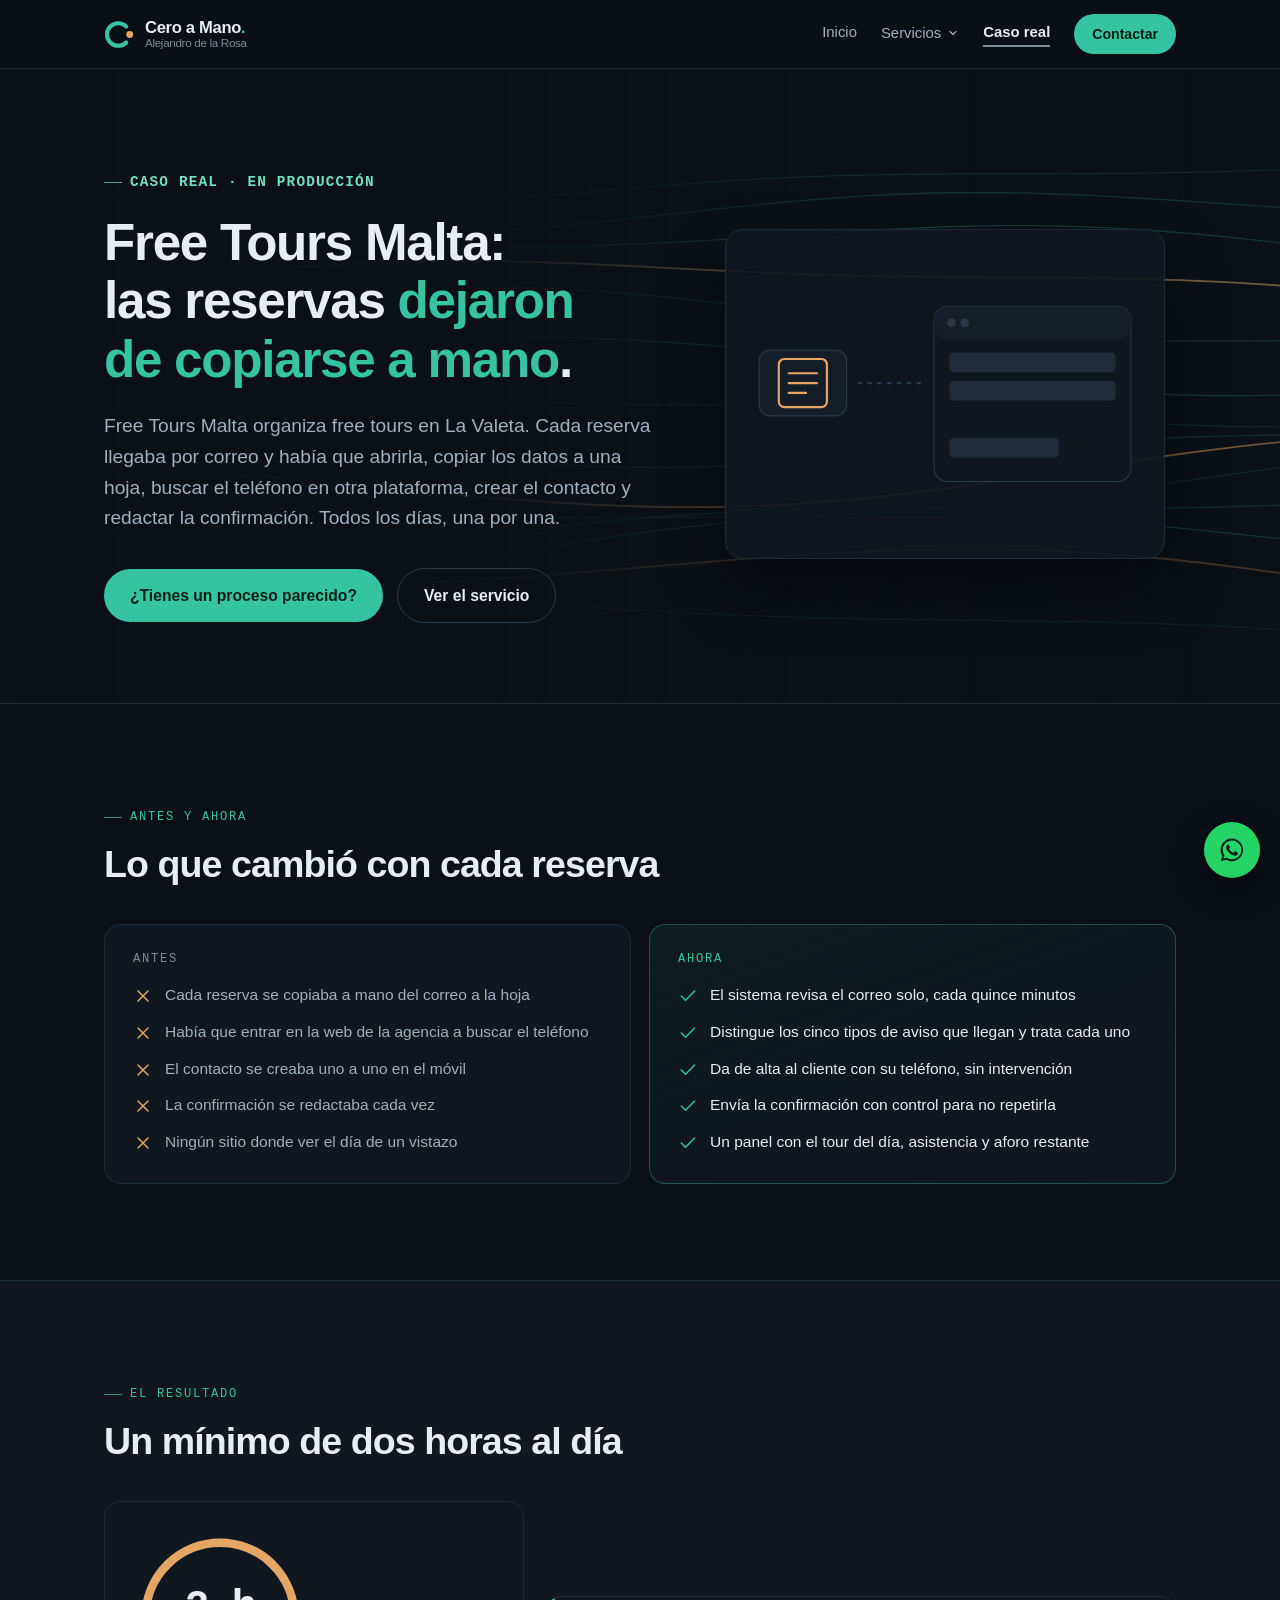
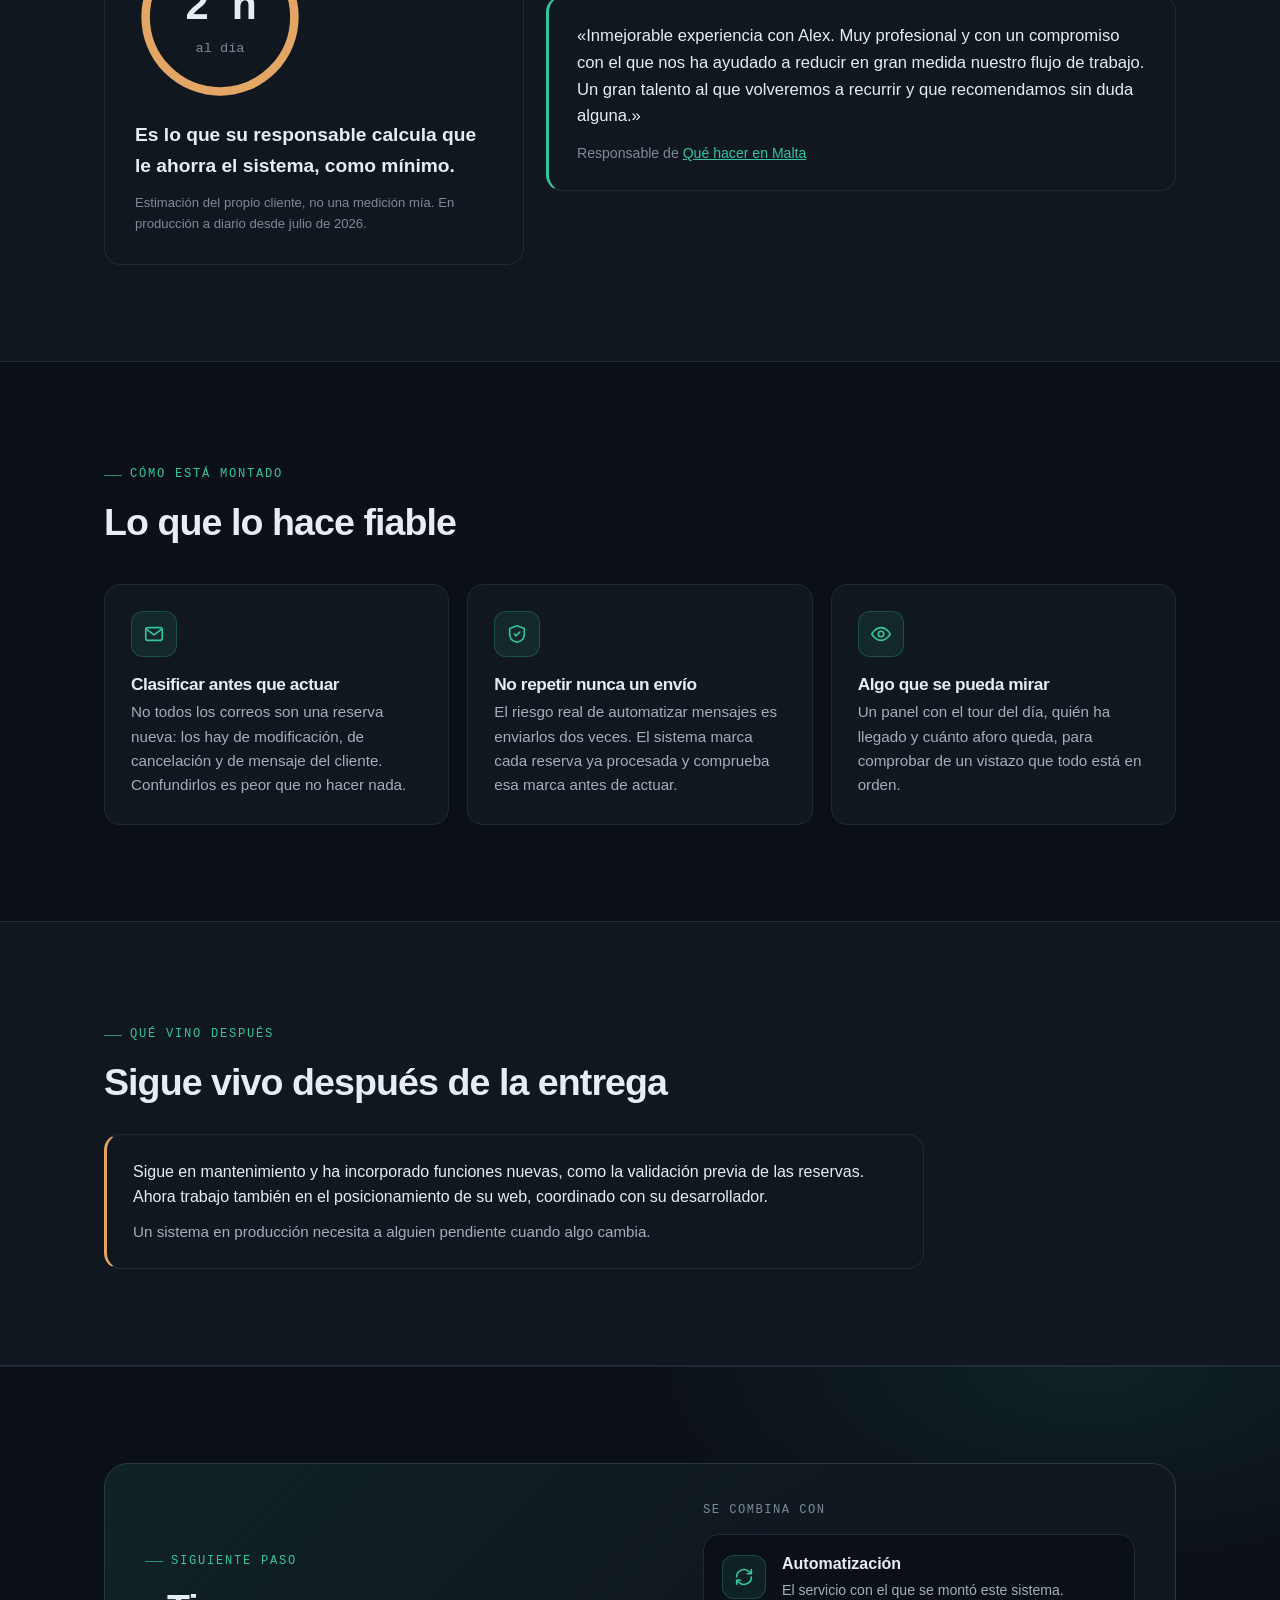
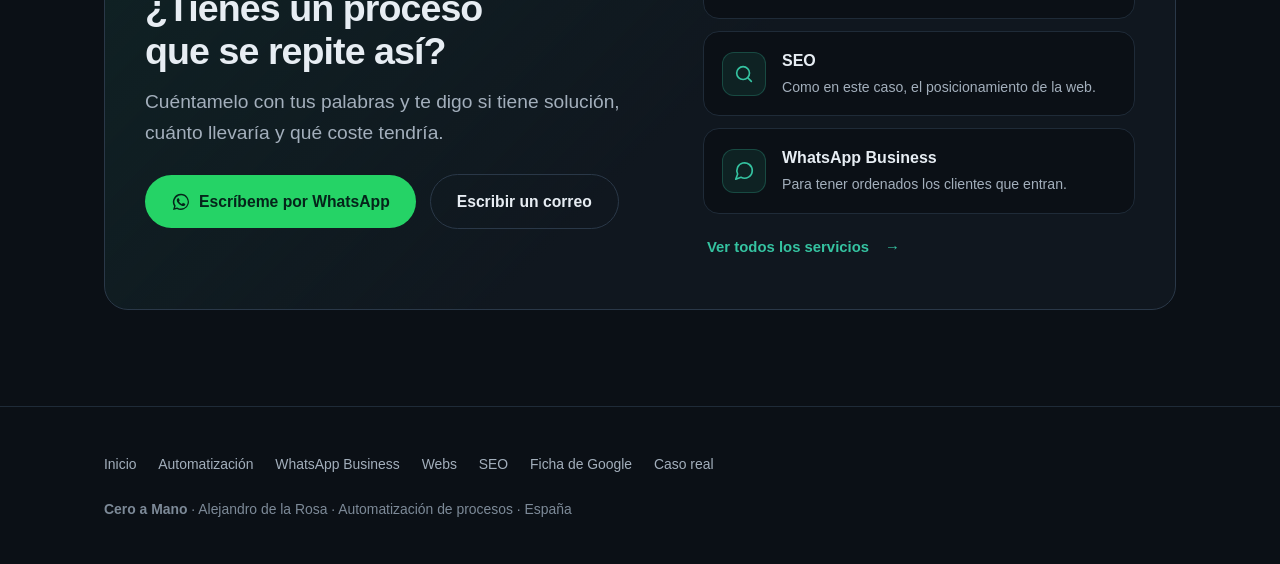
<file: caso-free-tours-malta.html>
<!DOCTYPE html>
<html lang="es">
<head>
<meta charset="utf-8">
<meta name="viewport" content="width=device-width, initial-scale=1">
<title>Reservas automatizadas en Free Tours Malta · Cero a Mano</title>
<meta name="description" content="Caso real: un sistema de reservas que pasó de copiarse a mano a funcionar solo. Lectura del correo, alta de contacto, confirmación y panel del día.">
<link rel="canonical" href="https://ceroamano.com/caso-free-tours-malta.html">
<meta property="og:type" content="website">
<meta property="og:title" content="Reservas automatizadas en Free Tours Malta · Cero a Mano">
<meta property="og:description" content="Caso real: un sistema de reservas que pasó de copiarse a mano a funcionar solo. Lectura del correo, alta de contacto, confirmación y panel del día.">
<meta property="og:url" content="https://ceroamano.com/caso-free-tours-malta.html">
<meta property="og:locale" content="es_ES">
<meta property="og:site_name" content="Cero a Mano">
<meta property="og:image" content="https://ceroamano.com/og-imagen.png">
<meta property="og:image:width" content="1200">
<meta property="og:image:height" content="630">
<meta property="og:image:alt" content="Cero a Mano. Automatización, WhatsApp Business, webs y SEO. Alejandro de la Rosa.">
<meta name="twitter:card" content="summary_large_image">
<meta name="twitter:title" content="Reservas automatizadas en Free Tours Malta · Cero a Mano">
<meta name="twitter:description" content="Caso real: un sistema de reservas que pasó de copiarse a mano a funcionar solo. Lectura del correo, alta de contacto, confirmación y panel del día.">
<meta name="twitter:image" content="https://ceroamano.com/og-imagen.png">
<meta name="theme-color" content="#0b1016">
<link rel="icon" href="favicon.svg" type="image/svg+xml">
<script>document.documentElement.classList.add('js')</script>
<!-- WEB v5 (03/10/2026): fondo A (ondas arriba), aprobada por Alex. Estilos y código dentro de cada página: no usa estilos.css. -->
<style>
:root{
  --fondo:#0b1016; --capa:#10171f; --capa2:#151e28; --linea:#1f2b38; --linea2:#2a3848;
  --texto:#e7edf3; --suave:#a3afbc; --tenue:#7d8a98;
  --verde:#35c3a1; --verde-osc:#0d5f52; --verde-vidrio:rgba(53,195,161,.10);
  --ambar:#e3a664; --ambar-vidrio:rgba(227,166,100,.10);
  --radio:16px; --ancho:1120px;
  --mono:ui-monospace,"SF Mono","Cascadia Mono","Segoe UI Mono",Consolas,"Liberation Mono",monospace;
}
*{box-sizing:border-box;margin:0;padding:0}
html{scroll-behavior:smooth;background:var(--fondo)}
body{font-family:-apple-system,BlinkMacSystemFont,"Segoe UI",Inter,Roboto,Helvetica,Arial,sans-serif;
  color:var(--texto);background:var(--fondo);line-height:1.6;-webkit-font-smoothing:antialiased}
.env{max-width:var(--ancho);margin:0 auto;padding:0 24px}
section{padding:96px 0;position:relative}
h1,h2,h3{line-height:1.14;letter-spacing:-.025em;font-weight:700;color:var(--texto)}
h1{font-size:clamp(2.1rem,5.2vw,3.7rem);text-wrap:balance}
h2{font-size:clamp(1.6rem,3.4vw,2.35rem);margin-bottom:14px;text-wrap:balance}
h3{font-size:1.08rem;margin-bottom:6px}
p{color:var(--suave)}
.grande{font-size:clamp(1.03rem,1.8vw,1.2rem)}
.estrecho{max-width:58ch}
a{color:var(--verde)}
.resalte{color:var(--verde)}
:focus-visible{outline:2px solid var(--verde);outline-offset:3px;border-radius:6px}

/* etiqueta de sección en monoespaciada */
.etiqueta{display:inline-flex;align-items:center;gap:8px;font-family:var(--mono);font-size:.76rem;
  letter-spacing:.14em;text-transform:uppercase;color:var(--verde);margin-bottom:16px}
.etiqueta::before{content:"";width:18px;height:1px;background:currentColor;opacity:.7}
.etiqueta.ambar{color:var(--ambar)}

/* ── menú ─────────────────────────────────────────────────── */
nav{position:sticky;top:0;z-index:30;background:rgba(11,16,22,.78);
  backdrop-filter:blur(12px);-webkit-backdrop-filter:blur(12px);border-bottom:1px solid var(--linea)}
nav .env{display:flex;align-items:center;justify-content:space-between;height:68px;gap:18px}
.marca{font-weight:700;letter-spacing:-.02em;text-decoration:none;color:var(--texto);font-size:1.04rem;line-height:1.15}
.marca span{color:var(--verde)}
.marca em{display:block;font-style:normal;font-weight:500;font-size:.73rem;color:var(--tenue);margin-top:-1px}
.enlaces{display:flex;gap:24px;align-items:center}
.enlaces a{color:var(--suave);text-decoration:none;font-size:.93rem;transition:color .2s}
.enlaces a:hover{color:var(--texto)}
.enlaces a[aria-current]{color:var(--texto);font-weight:600}
.enlaces a:not(.btn){position:relative;padding-bottom:3px}
.enlaces a:not(.btn)::after{content:"";position:absolute;left:0;bottom:0;height:2px;width:0;background:var(--verde);transition:width .22s}
.enlaces a:not(.btn):hover::after,.enlaces a[aria-current]:not(.btn)::after{width:100%}
.enlaces a[aria-current]:not(.btn)::after{background:var(--tenue)}

/* ── botones ──────────────────────────────────────────────── */
.btn{display:inline-flex;align-items:center;justify-content:center;gap:8px;background:var(--verde);color:#06201a!important;
  text-decoration:none;padding:14px 26px;border-radius:999px;font-weight:650;font-size:.98rem;
  transition:transform .15s,box-shadow .2s;box-shadow:0 0 0 0 rgba(53,195,161,0)}
.btn:hover{transform:translateY(-2px);box-shadow:0 8px 28px rgba(53,195,161,.28)}
.btn.chico{padding:9px 18px;font-size:.88rem}
.btn.hueco{background:transparent;color:var(--texto)!important;border:1px solid var(--linea2)}
.btn.hueco:hover{border-color:var(--verde);box-shadow:none}
.acciones{display:flex;flex-wrap:wrap;gap:14px;align-items:center}

/* ── portada con lluvia de símbolos ───────────────────────── */
.hero{position:relative;overflow:hidden;padding:110px 0 84px;border-bottom:1px solid var(--linea)}
#lluvia{position:absolute;inset:0;width:100%;height:100%;display:block}
.hero::after{content:"";position:absolute;inset:0;pointer-events:none;
  background:linear-gradient(90deg,var(--fondo) 0%,rgba(11,16,22,.88) 38%,rgba(11,16,22,.2) 72%,rgba(11,16,22,.4) 100%),
             linear-gradient(0deg,var(--fondo) 0%,transparent 30%)}
.hero .env{position:relative;z-index:2}
.hero h1{max-width:17ch;margin-top:4px}
.hero .etiqueta{font-size:.9rem;letter-spacing:.08em;color:#6fe0c3;font-weight:600}
.hero .grande{margin:22px 0 34px;max-width:52ch}
.datos{display:grid;grid-template-columns:repeat(3,minmax(0,1fr));gap:1px;margin-top:62px;max-width:760px;
  background:var(--linea);border:1px solid var(--linea);border-radius:var(--radio);overflow:hidden}
.datos div{background:rgba(16,23,31,.86);padding:18px 20px;backdrop-filter:blur(4px)}
.datos b{display:block;font-family:var(--mono);font-size:1.45rem;font-weight:600;color:var(--texto);letter-spacing:-.02em}
.datos span{font-size:.84rem;color:var(--tenue);line-height:1.4;display:block;margin-top:4px}

/* ── cómo funciona: flujo + consola ───────────────────────── */
.flujo{display:grid;gap:22px;margin-top:44px}
@media(min-width:900px){.flujo{grid-template-columns:1.05fr .95fr;align-items:stretch}}
.pasos{display:flex;flex-direction:column;gap:12px;position:relative}
.paso{display:flex;gap:16px;align-items:flex-start;padding:20px 22px;border:1px solid var(--linea);border-radius:var(--radio);
  background:var(--capa);transition:border-color .4s,background .4s,transform .4s}
.paso .ico{flex:none;width:44px;height:44px;border-radius:12px;display:grid;place-items:center;
  background:var(--capa2);border:1px solid var(--linea2);color:var(--suave);transition:all .4s}
.paso p{font-size:.93rem;margin-top:2px}
.paso.activo{border-color:rgba(53,195,161,.55);background:linear-gradient(90deg,rgba(53,195,161,.08),var(--capa) 70%)}
.paso.activo .ico{color:var(--verde);border-color:rgba(53,195,161,.5);box-shadow:0 0 22px rgba(53,195,161,.18)}
.salidas{display:flex;flex-wrap:wrap;gap:8px;margin-top:10px}
.salidas span{font-size:.8rem;color:var(--suave);border:1px solid var(--linea2);border-radius:999px;padding:4px 11px}
.paso.activo .salidas span{border-color:rgba(53,195,161,.35);color:var(--texto)}

.consola{border:1px solid var(--linea2);border-radius:var(--radio);background:#070b0f;overflow:hidden;
  display:flex;flex-direction:column;min-height:300px;font-family:var(--mono);font-size:.84rem}
.consola .barra{display:flex;align-items:center;gap:7px;padding:12px 16px;border-bottom:1px solid var(--linea);color:var(--tenue);font-size:.75rem}
.consola .barra i{width:9px;height:9px;border-radius:50%;background:var(--linea2);display:block}
.consola .barra em{font-style:normal;margin-left:8px}
.consola .barra .vivo{margin-left:auto;color:var(--verde);display:flex;align-items:center;gap:6px}
.consola .barra .vivo::before{content:"";width:7px;height:7px;border-radius:50%;background:var(--verde);animation:latido 1.6s infinite}
@keyframes latido{0%,100%{opacity:1}50%{opacity:.25}}
.registro{list-style:none;padding:16px 18px;display:flex;flex-direction:column;gap:9px;flex:1}
.registro li{display:flex;gap:10px;color:var(--suave);transform:translateY(6px);transition:opacity .35s,transform .35s}
.js .registro li{opacity:0;transform:translateY(6px)}
.js .registro li.ve{opacity:1;transform:none}
.registro li .h{color:#7d8a98;flex:none}
.registro li .ok{color:var(--verde)}
.registro li .ent{color:var(--ambar)}
.pie-fig{margin-top:16px;font-size:.86rem;color:var(--tenue)}

/* ── servicios en pestañas ────────────────────────────────── */
.fondo-capa{background:var(--capa);border-top:1px solid var(--linea);border-bottom:1px solid var(--linea)}
.pestanas{display:flex;gap:6px;margin-top:38px;padding:6px;border:1px solid var(--linea);border-radius:999px;
  background:var(--fondo);width:max-content;max-width:100%;overflow-x:auto;scrollbar-width:none}
.pestanas::-webkit-scrollbar{display:none}
.pestanas button{all:unset;cursor:pointer;display:flex;align-items:center;gap:8px;padding:11px 18px;border-radius:999px;
  font-size:.93rem;font-weight:600;color:var(--suave);white-space:nowrap;transition:background .25s,color .25s}
.pestanas button:hover{color:var(--texto)}
.pestanas button[aria-selected="true"]{background:var(--capa2);color:var(--texto);box-shadow:inset 0 0 0 1px var(--linea2)}
.pestanas button[aria-selected="true"] svg{color:var(--verde)}
.pestanas button:focus-visible{outline:2px solid var(--verde);outline-offset:-2px}
.panel{display:grid;gap:34px;margin-top:26px;padding:34px;border:1px solid var(--linea);border-radius:22px;background:var(--fondo)}
@media(min-width:900px){.panel{grid-template-columns:1fr 1fr;align-items:center;padding:44px}}
.panel[hidden]{display:none}
.panel.entra{animation:entra .45s cubic-bezier(.2,.7,.3,1)}
@keyframes entra{from{opacity:0;transform:translateY(10px)}to{opacity:1;transform:none}}
.panel h3{font-size:1.45rem;margin-bottom:10px}
.puntos{list-style:none;margin:22px 0 26px;display:flex;flex-direction:column;gap:12px}
.puntos li{display:flex;gap:12px;align-items:center;color:var(--texto);font-size:.97rem}
.puntos li svg{flex:none;color:var(--verde)}
.mas{font-weight:600;text-decoration:none;display:inline-flex;gap:6px;align-items:center;padding:10px 0}
.mas:hover{gap:10px}
.mas{transition:gap .2s}
.escena{border:1px solid var(--linea);border-radius:18px;background:var(--capa);aspect-ratio:4/3;position:relative;overflow:hidden}
.escena svg{position:absolute;inset:0;width:100%;height:100%}


/* ── las piezas se conectan ───────────────────────────────── */
.conecta{margin-top:26px;padding:34px;border:1px solid var(--linea);border-radius:22px;background:var(--fondo)}
.conecta h3{font-size:1.35rem;margin-bottom:8px}
.cadena{list-style:none;display:grid;margin-top:30px}
.cadena li{position:relative;display:grid;grid-template-columns:48px 1fr;gap:0 16px;padding-bottom:30px;align-content:start}
.cadena li:last-child{padding-bottom:0}
.nodo{width:48px;height:48px;border-radius:14px;display:grid;place-items:center;background:var(--capa2);
  border:1px solid rgba(53,195,161,.4);color:var(--verde);box-shadow:0 0 22px rgba(53,195,161,.12);position:relative;z-index:1}
.cadena em{display:inline-block;font-style:normal;font-family:var(--mono);font-size:.7rem;letter-spacing:.1em;text-transform:uppercase;
  color:var(--verde);border:1px solid rgba(53,195,161,.3);border-radius:999px;padding:7px 10px;margin-bottom:8px;line-height:1;text-box:trim-both cap alphabetic}
.cadena b{display:block;color:var(--texto);font-weight:600;font-size:1rem;line-height:1.35}
.hilo{position:absolute;left:23px;top:52px;bottom:4px;width:2px;background:var(--linea2);overflow:hidden}
.hilo::after{content:"";position:absolute;left:-2px;top:-35%;width:6px;height:35%;border-radius:3px;
  background:linear-gradient(180deg,transparent,var(--verde));animation:viajeV 2.4s linear infinite}
.cadena li:nth-child(2) .hilo::after{animation-delay:1.2s}
@keyframes viajeV{to{top:100%}}
@keyframes viajeH{to{left:100%}}
@media(min-width:820px){
  .cadena{grid-template-columns:repeat(3,1fr);gap:18px}
  .cadena li{grid-template-columns:1fr;gap:14px;padding-bottom:0;padding-right:24px}
  .hilo{left:60px;right:-6px;top:23px;bottom:auto;width:auto;height:2px}
  .hilo::after{top:-2px;left:-35%;width:35%;height:6px;background:linear-gradient(90deg,transparent,var(--verde));animation-name:viajeH}
}
@media(max-width:560px){.conecta{padding:24px}}


/* ── menú: «Servicios» desplegable ─────────────────────────── */
.desplegable{position:relative}
.abre-sub{all:unset;cursor:pointer;display:inline-flex;align-items:center;gap:6px;color:var(--suave);font-size:.93rem;padding-bottom:3px;transition:color .2s}
.abre-sub:hover,.abre-sub.actual,.desplegable.abierto .abre-sub{color:var(--texto)}
.abre-sub.actual{font-weight:600}
.abre-sub svg{transition:transform .2s}
.desplegable.abierto .abre-sub svg{transform:rotate(180deg)}
.abre-sub:focus-visible{outline:2px solid var(--verde);outline-offset:4px;border-radius:6px}
.sub{position:absolute;top:100%;left:-16px;padding-top:14px;display:none;z-index:40}
.desplegable.abierto .sub{display:block}
.sub .caja{min-width:250px;background:var(--capa);border:1px solid var(--linea2);border-radius:14px;padding:8px;
  box-shadow:0 18px 40px rgba(0,0,0,.5);display:flex;flex-direction:column}
.sub a,.enlaces .sub a:not(.btn){display:flex;align-items:center;gap:10px;padding:11px 12px;border-radius:9px;color:var(--suave);font-size:.93rem}
.sub a svg{color:var(--tenue);flex:none}
.sub a:hover{background:var(--capa2);color:var(--texto)}
.sub a:hover svg,.sub a[aria-current] svg{color:var(--verde)}
.sub a[aria-current]{color:var(--texto);font-weight:600;background:var(--capa2)}
.enlaces .sub a:not(.btn)::after{display:none}
@media(hover:hover) and (min-width:861px){.desplegable:hover .sub{display:block}.desplegable:hover .abre-sub svg{transform:rotate(180deg)}}

/* ── ¿Te pasa esto? ───────────────────────────────────────── */
.problemas{display:grid;gap:14px;margin-top:38px}
@media(min-width:760px){.problemas{grid-template-columns:repeat(2,1fr)}}
@media(min-width:1040px){.problemas{grid-template-columns:repeat(3,1fr)}}
.problema{border:1px solid var(--linea);border-radius:var(--radio);background:var(--capa);padding:24px;display:flex;flex-direction:column;
  justify-content:space-between;gap:18px;transition:border-color .2s,transform .2s cubic-bezier(.2,.7,.3,1)}
.problema:hover{border-color:var(--linea2);transform:translateY(-3px)}
.problema q{quotes:"«" "»";font-size:1.12rem;font-weight:600;color:var(--texto);line-height:1.35}
.problema .va{display:flex;flex-wrap:wrap;gap:8px;margin-top:auto}
.problema .va a{display:inline-flex;align-items:center;gap:7px;text-decoration:none;font-size:.86rem;font-weight:600;color:var(--verde);
  border:1px solid rgba(53,195,161,.3);border-radius:999px;padding:9px 14px;transition:background .2s,border-color .2s}
.problema .va a:hover{background:var(--verde-vidrio);border-color:var(--verde)}


/* ── WhatsApp ─────────────────────────────────────────────── */
.btn.wa{background:#25d366;color:#05241a!important}
.btn.wa:hover{box-shadow:0 8px 28px rgba(37,211,102,.3)}
.wa-flota{position:fixed;right:20px;bottom:22px;z-index:60;width:56px;height:56px;border-radius:50%;display:grid;place-items:center;
  background:#25d366;color:#05241a;box-shadow:0 10px 30px rgba(0,0,0,.45);transition:transform .2s,opacity .3s}
.wa-flota svg{width:28px;height:28px}
.wa-flota:hover{transform:scale(1.07)}
.wa-flota:focus-visible{outline:3px solid #e7edf3;outline-offset:3px}
.wa-flota.oculto{opacity:0;pointer-events:none;transform:scale(.8);visibility:hidden;transition:transform .2s,opacity .3s,visibility 0s .3s}


/* ── ¿Te pasa esto?, plegable ─────────────────────────────── */
.plegable{position:relative;border:1px solid var(--linea);border-radius:22px;background:var(--capa);transition:border-color .2s}
.plegable:hover{border-color:var(--linea2)}
.pleg-cab{padding:30px 34px}
.pleg-cab .etiqueta{margin-bottom:10px}
.pleg-cab h2{margin:0}
.plegable summary{list-style:none;cursor:pointer;position:absolute;top:50px;right:34px;border-radius:999px}
.plegable details[open] summary{top:50px}
.plegable summary::-webkit-details-marker{display:none}
.plegable .abre{display:inline-flex;align-items:center;gap:10px;font-size:.9rem;font-weight:600;color:var(--verde);
  border:1px solid rgba(53,195,161,.35);border-radius:999px;padding:10px 16px;white-space:nowrap;transition:background .2s}
.plegable summary:hover .abre{background:var(--verde-vidrio)}
.plegable .abre svg{transition:transform .25s}
.plegable details[open] .abre svg{transform:rotate(180deg)}
.plegable .abre .cerrar{display:none}
.plegable details[open] .abre .ver{display:none}
.plegable details[open] .abre .cerrar{display:inline}
.plegable summary:focus-visible{outline:2px solid var(--verde);outline-offset:3px}
.plegable .dentro-pleg{padding:0 34px 34px}
.plegable .problemas{margin-top:0}
.plegable details[open] .dentro-pleg{animation:entra .45s cubic-bezier(.2,.7,.3,1)}
@media(max-width:560px){.pleg-cab{padding:24px 24px 16px}.plegable summary{position:static;display:block;padding:0 24px 24px}.plegable .dentro-pleg{padding:0 24px 24px}}

/* ── fondo de ondas: se apaga detrás del texto (máscara en CSS, no en cada fotograma) ── */
@media(min-width:701px){#lluvia{-webkit-mask-image:linear-gradient(90deg,rgba(0,0,0,.15) 0%,rgba(0,0,0,.4) 37%,#000 62%);mask-image:linear-gradient(90deg,rgba(0,0,0,.15) 0%,rgba(0,0,0,.4) 37%,#000 62%)}}

/* ── cómo trabajo ─────────────────────────────────────────── */
.rejilla{display:grid;gap:18px;margin-top:40px}
@media(min-width:820px){.tres{grid-template-columns:repeat(3,1fr)}.dos{grid-template-columns:1fr 1fr}}
.tarjeta{background:var(--capa);border:1px solid var(--linea);border-radius:var(--radio);padding:26px;
  transition:transform .2s cubic-bezier(.2,.7,.3,1),border-color .2s}
.tarjeta:hover{transform:translateY(-4px);border-color:var(--linea2)}
.tarjeta .ico{width:46px;height:46px;border-radius:12px;display:grid;place-items:center;margin-bottom:18px;
  background:var(--verde-vidrio);color:var(--verde);border:1px solid rgba(53,195,161,.25)}
.tarjeta p{font-size:.95rem}

/* ── caso real ────────────────────────────────────────────── */
.caso{display:grid;gap:22px;margin-top:40px}
@media(min-width:900px){.caso{grid-template-columns:.9fr 1.1fr}}
.cifra{border:1px solid var(--linea);border-radius:var(--radio);background:var(--capa);padding:30px;display:flex;flex-direction:column;justify-content:center;gap:10px}
.anillo{position:relative;width:170px;height:170px;margin-bottom:8px}
.anillo svg{width:100%;height:100%;transform:rotate(-90deg)}
.anillo .pista{stroke:var(--linea2)}
.anillo .arco{stroke:var(--ambar);stroke-linecap:round;stroke-dasharray:440.5;stroke-dashoffset:440;transition:stroke-dashoffset 1.8s cubic-bezier(.2,.7,.3,1)}
.anillo.dentro .arco{stroke-dashoffset:0}
.anillo b{position:absolute;inset:0;display:grid;place-items:center;font-family:var(--mono);font-size:2.6rem;font-weight:600;letter-spacing:-.03em}
.anillo b small{display:block;font-size:.85rem;color:var(--tenue);font-weight:500;text-align:center;letter-spacing:0;margin-top:-4px}
.cifra .titular{font-size:1.2rem;font-weight:650;color:var(--texto)}
.cifra .fuente{font-size:.82rem;color:var(--tenue)}
.antes{border:1px solid var(--linea);border-radius:var(--radio);background:var(--capa);padding:28px}
.antes h3{font-family:var(--mono);font-size:.76rem;letter-spacing:.14em;text-transform:uppercase;color:var(--tenue);font-weight:500;margin-bottom:16px}
.tachar{list-style:none;display:flex;flex-direction:column;gap:10px}
.tachar li{display:flex;align-items:center;gap:12px;color:var(--suave);font-size:.96rem;position:relative}
.tachar li i{flex:none;width:22px;height:22px;border-radius:6px;border:1px solid var(--linea2);display:grid;place-items:center;
  font-style:normal;font-size:.7rem;font-family:var(--mono);color:var(--tenue);transition:all .35s}
.tachar li span{text-decoration:line-through 1.5px transparent;transition:text-decoration-color .5s,color .5s}
.tachar li.hecho span{color:var(--tenue)}
.tachar li.hecho span{text-decoration-color:var(--ambar)}
.tachar li.hecho i{background:var(--ambar-vidrio);border-color:rgba(227,166,100,.4);color:var(--ambar)}
.ahora{margin-top:20px;padding-top:18px;border-top:1px dashed var(--linea2);display:flex;gap:12px;align-items:center;
  color:var(--texto);font-weight:600;transition:all .5s}
.js .ahora{opacity:0;transform:translateY(6px)}
.js .ahora.ve{opacity:1;transform:none}
.ahora svg{color:var(--verde);flex:none}
blockquote{margin-top:22px;border:1px solid var(--linea);border-left:3px solid var(--verde);border-radius:var(--radio);
  background:var(--capa);padding:26px 28px;font-size:1.04rem;color:var(--texto)}
blockquote footer{margin-top:12px;font-size:.88rem;color:var(--tenue)}

/* ── en desarrollo ────────────────────────────────────────── */
.estado{display:inline-flex;align-items:center;gap:7px;font-family:var(--mono);font-size:.72rem;letter-spacing:.08em;
  text-transform:uppercase;color:var(--ambar);margin-bottom:12px}
.estado::before{content:"";width:7px;height:7px;border-radius:50%;background:var(--ambar);animation:latido 2s infinite}

/* ── contacto ─────────────────────────────────────────────── */
.cta{border-top:1px solid var(--linea);background:
  radial-gradient(700px 320px at 85% 0%,rgba(53,195,161,.10),transparent 65%),var(--fondo)}
.como{list-style:none;display:grid;gap:14px;margin:34px 0 34px;counter-reset:c}
@media(min-width:820px){.como{grid-template-columns:repeat(3,1fr)}}
.como li{counter-increment:c;border:1px solid var(--linea);border-radius:var(--radio);padding:20px 22px;background:var(--capa);color:var(--suave);font-size:.95rem}
.como li::before{content:"0" counter(c);display:block;font-family:var(--mono);color:var(--verde);font-size:.8rem;margin-bottom:8px}
.como li b{color:var(--texto);font-weight:600}

footer.pie{padding:36px 0 44px;font-size:.87rem;color:var(--tenue);border-top:1px solid var(--linea)}
.pie .env{display:flex;justify-content:space-between;flex-wrap:wrap;gap:12px}
.pie a{color:var(--suave);text-decoration:none;margin-right:18px;display:inline-block;padding:10px 0}
.pie a:hover{color:var(--verde)}

/* ── aparición al bajar ───────────────────────────────────── */
.js .rev{opacity:0;transform:translateY(18px);transition:opacity .7s cubic-bezier(.2,.7,.3,1),transform .7s cubic-bezier(.2,.7,.3,1)}
.js .rev.dentro{opacity:1;transform:none}
@media print{.js .rev,.js .registro li,.js .ahora{opacity:1!important;transform:none!important}.panel[hidden]{display:grid}#lluvia{display:none}}
.rev.d1{transition-delay:.08s}.rev.d2{transition-delay:.16s}

section[id],.panel{scroll-margin-top:84px}
@media(max-width:380px){.pestanas button[role="tab"]{font-size:.71rem;padding:10px 2px;letter-spacing:-.01em}}

/* ── menú del móvil ───────────────────────────────────────── */
.abrir-menu{display:none;background:none;border:0;padding:10px;cursor:pointer;width:44px;height:44px;flex-direction:column;justify-content:center;gap:5px}
.abrir-menu span{display:block;height:2px;width:22px;background:var(--texto);border-radius:2px;transition:transform .25s,opacity .18s}
.abrir-menu.activo span:nth-child(1){transform:translateY(7px) rotate(45deg)}
.abrir-menu.activo span:nth-child(2){opacity:0}
.abrir-menu.activo span:nth-child(3){transform:translateY(-7px) rotate(-45deg)}
@media(max-width:860px){
  .abrir-menu{display:flex}
  nav .env{position:relative}
  .enlaces{position:absolute;top:100%;left:0;right:0;flex-direction:column;align-items:stretch;gap:0;
    background:var(--capa);border-bottom:1px solid var(--linea);box-shadow:0 18px 40px rgba(0,0,0,.45);
    max-height:0;overflow:hidden;transition:max-height .3s cubic-bezier(.2,.7,.3,1)}
  .enlaces:not(.abierto){visibility:hidden;transition:max-height .3s cubic-bezier(.2,.7,.3,1),visibility 0s .3s}
  .enlaces.abierto{max-height:calc(100vh - 110px);overflow-y:auto}
  .pestanas{width:100%;display:grid;grid-template-columns:repeat(6,1fr);border-radius:18px}
  .pestanas button{grid-column:span 2}
  .pestanas button:nth-child(n+4){grid-column:span 3}
  .pestanas button{flex-direction:column;justify-content:center;white-space:normal;text-align:center;min-height:56px;padding:10px 6px;font-size:.84rem;line-height:1.2;border-radius:14px}

  .enlaces a,.enlaces a:not(.btn){display:block;padding:17px 24px;font-size:1.02rem;border-top:1px solid var(--linea)}
  .enlaces a:not(.btn)::after{display:none}
  .enlaces a[aria-current]{background:var(--capa2);box-shadow:inset 3px 0 0 var(--verde)}
  .enlaces a.btn{margin:16px 24px 22px;text-align:center;padding:15px 24px;display:flex}
  .desplegable{border-top:1px solid var(--linea)}
  .abre-sub{display:flex;justify-content:space-between;width:100%;box-sizing:border-box;padding:17px 24px;font-size:1.02rem}
  .abre-sub.actual{box-shadow:inset 3px 0 0 var(--verde)}
  .sub{position:static;padding:0 0 8px}
  .sub .caja{min-width:0;background:none;border:0;box-shadow:none;padding:0 12px}
  .enlaces .sub a,.enlaces .sub a:not(.btn){border-top:0;padding:13px 16px 13px 28px;font-size:.98rem}
}
@media(max-width:560px){
  section{padding:72px 0}
  .hero{padding:72px 0 56px}
  .hero .etiqueta{font-size:.78rem;letter-spacing:.05em}
  .hero::after{background:linear-gradient(180deg,rgba(11,16,22,.35) 0%,rgba(11,16,22,.62) 50%,var(--fondo) 100%)}
  .acciones{flex-direction:column;align-items:stretch}
  .acciones .btn{width:100%}
  .datos{grid-template-columns:1fr;margin-top:44px}
  .datos div{display:flex;align-items:baseline;gap:14px}
  .datos b{font-size:1.15rem;min-width:104px;white-space:nowrap}
  .datos span{margin-top:0}
  .marca em{font-size:.7rem}
  .panel{padding:24px}
  .anillo{width:140px;height:140px}
}

@media (prefers-reduced-motion: reduce){
  html{scroll-behavior:auto}
  .rev,.registro li,.ahora,.js .rev,.js .registro li,.js .ahora{opacity:1;transform:none;transition:none}
  .tarjeta:hover,.btn:hover{transform:none}
  .panel.entra{animation:none}
  .consola .barra .vivo::before,.estado::before{animation:none}
  .anillo .arco{transition:none}
  .escena *{animation:none!important}
  .hilo::after{display:none}
  .plegable details[open] .dentro-pleg{animation:none}
  .plegable .abre svg{transition:none}
  .wa-flota,.wa-flota.oculto{transition:none}
  .s1-fila,.s2-b,.s4-b,.s5-c{opacity:1!important}
  .s1-sobre{opacity:1!important;transform:translateX(118px)!important}
  .tachar li span{transition:none}
}

/* ── página interior: ficha de Google ─────────────────────── */
.hero.interior{padding:96px 0 80px}
.hero.interior .rejilla-hero{display:grid;gap:44px;align-items:center}
@media(min-width:960px){.hero.interior .rejilla-hero{grid-template-columns:1.1fr .9fr}}
.hero.interior h1{font-size:clamp(2rem,4.4vw,3.2rem);max-width:18ch}
nav.miga{position:static;background:none;backdrop-filter:none;-webkit-backdrop-filter:none;border:0;z-index:auto;font-size:.84rem;color:var(--tenue);margin-bottom:22px}
.miga a{color:var(--suave);text-decoration:none}
.miga a:hover{color:var(--verde)}
.ficha-mock{position:relative;z-index:2;border:1px solid var(--linea2);border-radius:20px;background:rgba(16,23,31,.92);
  backdrop-filter:blur(6px);padding:24px;max-width:420px;width:100%;justify-self:center;box-shadow:0 30px 60px rgba(0,0,0,.45)}
.fm-cab{display:flex;gap:14px;align-items:center;padding-bottom:18px;border-bottom:1px solid var(--linea)}
.fm-pin{width:46px;height:46px;border-radius:12px;display:grid;place-items:center;background:var(--verde-vidrio);color:var(--verde);border:1px solid rgba(53,195,161,.3);flex:none}
.fm-cab b{display:block;color:var(--texto);font-size:1.05rem}
.fm-cab span{font-size:.82rem;color:var(--tenue)}
.fm-campos{list-style:none;display:flex;flex-direction:column;gap:2px;padding:12px 0}
.fm-campos li{display:flex;justify-content:space-between;align-items:center;padding:8px 2px;font-family:var(--mono);font-size:.82rem;color:var(--tenue);transition:color .35s}
.fm-campos li i{width:20px;height:20px;border-radius:6px;border:1px solid var(--linea2);display:grid;place-items:center;font-style:normal;color:transparent;transition:all .35s}
.fm-campos li.ok{color:var(--texto)}
.fm-campos li.ok i{border-color:rgba(53,195,161,.5);background:var(--verde-vidrio);color:var(--verde)}
.fm-burbuja{border:1px solid var(--linea2);border-radius:14px;padding:12px 14px;margin-top:10px;transition:opacity .45s,transform .45s}
.fm-burbuja em{display:block;font-style:normal;font-family:var(--mono);font-size:.72rem;letter-spacing:.06em;margin-bottom:8px}
.fm-burbuja i{display:block;height:7px;border-radius:4px;background:var(--linea2);margin-top:6px}
.fm-burbuja i+i{width:65%}
.fm-resena{border-color:rgba(227,166,100,.45)}
.fm-resena em{color:var(--ambar)}
.fm-resp{margin-left:28px;border-color:rgba(53,195,161,.4)}
.fm-resp em{color:var(--verde)}
.js .fm-burbuja{opacity:0;transform:translateY(8px)}
.js .fm-burbuja.ve{opacity:1;transform:none}

.cadena.cuatro li p{font-size:.92rem;margin-top:6px}
@media(min-width:820px){.cadena.cuatro{grid-template-columns:repeat(4,1fr)}}
.chips{display:flex;flex-wrap:wrap;gap:6px;margin-top:10px}
.chips span{font-size:.78rem;color:var(--suave);border:1px solid var(--linea2);border-radius:999px;padding:4px 10px}

.vias{display:grid;gap:18px;margin-top:40px}
@media(min-width:880px){.vias{grid-template-columns:1fr 1fr}}
.via{border:1px solid var(--linea);border-radius:20px;background:var(--fondo);padding:30px;display:grid;grid-template-columns:minmax(0,1fr);gap:24px}
.via h3{font-size:1.25rem}
.via p{font-size:.96rem}
.via .vis{border:1px solid var(--linea);border-radius:16px;background:var(--capa);min-height:210px;display:grid;place-items:center;padding:22px}
.qr-cartel{display:flex;align-items:center;justify-content:center;flex-wrap:wrap;gap:20px}
.qr-cartel svg{flex:none}
.qr-cartel span{font-family:var(--mono);font-size:.8rem;color:var(--suave);max-width:13ch;line-height:1.5}
.qr-linea{animation:escanea 2.6s ease-in-out infinite}
@keyframes escanea{0%,100%{transform:translateY(0)}50%{transform:translateY(64px)}}
.chat{width:100%;max-width:330px;display:flex;flex-direction:column;gap:10px}
.chat .hora{font-family:var(--mono);font-size:.72rem;color:var(--tenue);text-align:center}
.chat .msg{align-self:flex-start;background:#163a33;color:#dff5ee;border-radius:4px 16px 16px 16px;padding:12px 14px;font-size:.9rem;line-height:1.45;max-width:92%}
.chat .msg u{color:#7fe3c9;text-decoration:underline}
.chat .escribiendo{align-self:flex-start;display:none;gap:4px;padding:12px 14px;border-radius:4px 16px 16px 16px;background:#163a33}
.chat .escribiendo b{width:6px;height:6px;border-radius:50%;background:#7fe3c9;animation:punto 1.2s infinite}
.chat .escribiendo b:nth-child(2){animation-delay:.15s}.chat .escribiendo b:nth-child(3){animation-delay:.3s}
@keyframes punto{0%,60%,100%{opacity:.25}30%{opacity:1}}
.js .chat:not(.listo) .escribiendo{display:flex}
.js .chat .msg{display:none}
.js .chat.listo .msg{display:block;animation:entra .4s cubic-bezier(.2,.7,.3,1)}
.js .chat.listo .escribiendo{display:none}

.tarjeta-cierre{border:1px solid var(--linea2);border-radius:24px;padding:40px;background:linear-gradient(135deg,rgba(53,195,161,.10),var(--capa) 55%);display:grid;gap:30px}
@media(min-width:900px){.tarjeta-cierre{grid-template-columns:1.1fr .9fr;align-items:center}}
.relac{display:grid;gap:12px}
.relac h3{font-family:var(--mono);font-size:.76rem;letter-spacing:.12em;text-transform:uppercase;color:var(--tenue);font-weight:500;margin-bottom:4px}
.relac a{display:flex;gap:16px;align-items:center;text-decoration:none;border:1px solid var(--linea);border-radius:var(--radio);background:var(--fondo);padding:16px 18px;transition:border-color .2s,transform .2s}
.relac a:hover{border-color:var(--linea2);transform:translateY(-2px)}
.relac .ico{width:44px;height:44px;border-radius:12px;display:grid;place-items:center;flex:none;background:var(--verde-vidrio);color:var(--verde);border:1px solid rgba(53,195,161,.25)}
.relac b{display:block;color:var(--texto)}
.relac small{color:var(--suave);font-size:.88rem}
.relac a.todos{border:0;background:none;padding:10px 4px;font-weight:600;color:var(--verde);font-size:.93rem}
@media(max-width:560px){.tarjeta-cierre{padding:24px}}
@media(max-width:560px){.hero.interior{padding:56px 0 56px}.via{padding:22px}.ficha-mock{padding:20px}}
@media (prefers-reduced-motion: reduce){.qr-linea,.chat .escribiendo b,.js .chat.listo .msg{animation:none}.js .fm-burbuja{opacity:1;transform:none}}

/* ── páginas interiores (web completa v4) ─────────────────── */
.faq{max-width:820px;margin-top:34px;display:grid;gap:10px}
.faq details{border:1px solid var(--linea);border-radius:var(--radio);background:var(--capa);transition:border-color .2s}
.faq details[open]{border-color:var(--linea2)}
.faq summary{list-style:none;cursor:pointer;padding:18px 22px;font-weight:600;color:var(--texto);display:flex;justify-content:space-between;align-items:center;gap:16px;border-radius:var(--radio)}
.faq summary::-webkit-details-marker{display:none}
.faq summary::after{content:"+";color:var(--verde);font-size:1.4rem;line-height:1;flex:none}
.faq details[open] summary::after{content:"−"}
.faq summary:focus-visible{outline:2px solid var(--verde);outline-offset:2px}
.faq details p{padding:0 22px 20px;font-size:.96rem}
.sintomas{display:grid;gap:12px;margin-top:34px}
@media(min-width:760px){.sintomas{grid-template-columns:1fr 1fr}}
.sintomas li{list-style:none;display:flex;gap:14px;align-items:flex-start;border:1px solid var(--linea);border-radius:var(--radio);background:var(--capa);padding:18px 20px;color:var(--texto)}
.sintomas li svg{flex:none;color:var(--ambar);margin-top:2px}
.compara{display:grid;gap:18px;margin-top:38px}
@media(min-width:860px){.compara{grid-template-columns:1fr 1fr}}
.compara .col{border:1px solid var(--linea);border-radius:var(--radio);background:var(--capa);padding:28px}
.compara .col.ahora-col{border-color:rgba(53,195,161,.35);background:linear-gradient(160deg,rgba(53,195,161,.07),var(--capa) 60%)}
.compara h3{font-family:var(--mono);font-size:.76rem;letter-spacing:.14em;text-transform:uppercase;color:var(--tenue);font-weight:500;margin-bottom:16px}
.compara .ahora-col h3{color:var(--verde)}
.compara ul{list-style:none;display:flex;flex-direction:column;gap:12px}
.compara li{display:flex;gap:12px;align-items:flex-start;color:var(--suave);font-size:.97rem}
.compara .ahora-col li{color:var(--texto)}
.compara li svg{flex:none;margin-top:3px}
.compara .antes-col li svg{color:var(--ambar)}
.compara .ahora-col li svg{color:var(--verde)}
.aviso{max-width:820px;margin-top:30px;border:1px solid var(--linea);border-left:3px solid var(--ambar);border-radius:var(--radio);background:var(--capa);padding:24px 26px}
.aviso p{color:var(--texto)}
.aviso p+p{margin-top:10px;color:var(--suave);font-size:.95rem}
.hero.interior .escena{max-width:440px;width:100%;justify-self:center;position:relative;z-index:2;background:rgba(16,23,31,.92);box-shadow:0 30px 60px rgba(0,0,0,.45)}
.cifra-caso{display:grid;gap:22px;margin-top:38px}
@media(min-width:900px){.cifra-caso{grid-template-columns:.8fr 1.2fr;align-items:center}}

.saltar{position:absolute;left:12px;top:-60px;z-index:100;background:var(--verde);color:#06201a;padding:10px 16px;border-radius:10px;font-weight:600;text-decoration:none}
.saltar:focus{top:12px}
.cadena:not(.en-vista) .hilo::after{animation-play-state:paused}
@media print{.js .rev,.js .registro li,.js .ahora{transition:none!important}.anillo .arco{stroke-dashoffset:0!important}
  .fm-burbuja{opacity:1!important;transform:none!important}.wa-flota,.saltar{display:none!important}}

/* ── logo (03/10/2026): el cero abierto y el punto, sin fondo ── */
.marca{display:flex;align-items:center;gap:10px}
.marca .logo{width:31px;height:29px;flex:none;display:block;transition:transform .25s cubic-bezier(.2,.7,.3,1)}
.marca:hover .logo{transform:rotate(-8deg)}
.marca .texto{display:block;color:var(--texto)}
.marca .texto span{color:var(--verde)}
@media(prefers-reduced-motion:reduce){.marca .logo{transition:none}}
@media(max-width:21em){.marca .logo{display:none}} /* en «em»: con la letra grande en un móvil estrecho, el logo se oculta para que el nombre quepa */

</style>
</head>
<body>
<a class="saltar" href="#contenido">Saltar al contenido</a>
<nav aria-label="Principal">
  <div class="env">
    <a class="marca" href="index.html"><svg class="logo" viewBox="8 8 26 24" aria-hidden="true" focusable="false"><path d="M26.72 13.28 A 9.5 9.5 0 1 0 26.72 26.72" fill="none" stroke="#35c3a1" stroke-width="3.4" stroke-linecap="round"/><circle cx="29.6" cy="20" r="2.9" fill="#e3a664"/></svg><span class="texto">Cero a Mano<span>.</span> <em>Alejandro de la Rosa</em></span></a>
    <button class="abrir-menu" aria-expanded="false" aria-controls="menu" aria-label="Abrir menú">
      <span></span><span></span><span></span>
    </button>
    <div class="enlaces" id="menu">
      <a href="index.html">Inicio</a>
      <div class="desplegable">
        <button class="abre-sub" aria-expanded="false" aria-controls="sub-servicios">Servicios <svg width="12" height="12" viewBox="0 0 24 24" fill="none" stroke="currentColor" stroke-width="2.4" stroke-linecap="round" stroke-linejoin="round" aria-hidden="true"><path d="m6 9 6 6 6-6"/></svg></button>
        <div class="sub" id="sub-servicios"><div class="caja">
          <a href="automatizar-reservas-y-pedidos.html"><svg width="16" height="16" viewBox="0 0 24 24" fill="none" stroke="currentColor" stroke-width="1.8" stroke-linecap="round" stroke-linejoin="round" aria-hidden="true"><path d="M4 12a8 8 0 0 1 13.7-5.7L20 8.5M20 4v4.5h-4.5M20 12a8 8 0 0 1-13.7 5.7L4 15.5M4 20v-4.5h4.5"/></svg>Automatización</a>
          <a href="whatsapp-business.html"><svg width="16" height="16" viewBox="0 0 24 24" fill="none" stroke="currentColor" stroke-width="1.8" stroke-linecap="round" stroke-linejoin="round" aria-hidden="true"><path d="M21 11.5a8.4 8.4 0 0 1-12.3 7.4L3 21l2.1-5.7A8.4 8.4 0 1 1 21 11.5Z"/></svg>WhatsApp Business</a>
          <a href="webs.html"><svg width="16" height="16" viewBox="0 0 24 24" fill="none" stroke="currentColor" stroke-width="1.8" stroke-linecap="round" stroke-linejoin="round" aria-hidden="true"><rect x="3" y="4" width="18" height="14" rx="2.5"/><path d="M3 8h18M8 21h8M12 18v3"/></svg>Webs</a>
          <a href="seo-para-negocios.html"><svg width="16" height="16" viewBox="0 0 24 24" fill="none" stroke="currentColor" stroke-width="1.8" stroke-linecap="round" stroke-linejoin="round" aria-hidden="true"><circle cx="11" cy="11" r="7"/><path d="m20 20-3.5-3.5"/></svg>SEO</a>
          <a href="ficha-de-google.html"><svg width="16" height="16" viewBox="0 0 24 24" fill="none" stroke="currentColor" stroke-width="1.8" stroke-linecap="round" stroke-linejoin="round" aria-hidden="true"><path d="M12 21s-7-6.2-7-11.5a7 7 0 0 1 14 0C19 14.8 12 21 12 21Z"/><circle cx="12" cy="9.5" r="2.5"/></svg>Ficha de Google</a>
        </div></div>
      </div>
      <a href="caso-free-tours-malta.html" aria-current="page">Caso real</a>
      <a href="#contacto" class="btn chico">Contactar</a>
    </div>
  </div>
</nav>
<main id="contenido">
<header class="hero interior">
  <canvas id="lluvia" aria-hidden="true"></canvas>
  <div class="env">
    <div class="rejilla-hero">
      <div>
        <span class="etiqueta">Caso real · en producción</span>
        <h1>Free Tours Malta: las reservas <span class="resalte">dejaron de copiarse a mano</span>.</h1>
        <p class="grande">Free Tours Malta organiza free tours en La Valeta. Cada reserva llegaba por correo y había que abrirla, copiar los datos a una hoja, buscar el teléfono en otra plataforma, crear el contacto y redactar la confirmación. Todos los días, una por una.</p>
        <div class="acciones"><a href="#contacto" class="btn">¿Tienes un proceso parecido?</a><a href="automatizar-reservas-y-pedidos.html" class="btn hueco">Ver el servicio</a></div>
      </div>
      <div class="escena" aria-hidden="true">
        <svg viewBox="0 0 400 300">
          <style>
            .s1-sobre{animation:s1v 3.2s ease-in-out infinite}
            @keyframes s1v{0%{transform:translateX(0);opacity:0}12%{opacity:1}45%{transform:translateX(118px);opacity:1}55%,100%{transform:translateX(118px);opacity:0}}
            .s1-fila{opacity:0;animation:s1f 3.2s ease-out infinite}
            @keyframes s1f{0%,50%{opacity:0;transform:translateX(-8px)}62%,90%{opacity:1;transform:none}100%{opacity:0}}
          </style>
          <rect x="30" y="110" width="80" height="60" rx="10" fill="#151e28" stroke="#2a3848"/>
          <g class="s1-sobre"><rect x="48" y="118" width="44" height="44" rx="5" fill="none" stroke="#e3a664" stroke-width="2"/><path d="M57 131h26M57 140h26M57 149h16" stroke="#e3a664" stroke-width="2" stroke-linecap="round"/></g>
          <path d="M120 140h60" stroke="#2a3848" stroke-width="2" stroke-dasharray="4 5"/>
          <rect x="190" y="70" width="180" height="160" rx="12" fill="#10171f" stroke="#2a3848"/>
          <rect x="190" y="70" width="180" height="30" rx="12" fill="#151e28"/>
          <g fill="#1f2b38"><rect x="204" y="112" width="152" height="18" rx="4"/><rect x="204" y="138" width="152" height="18" rx="4"/></g>
          <g class="s1-fila"><rect x="204" y="164" width="152" height="18" rx="4" fill="rgba(53,195,161,.18)" stroke="#35c3a1"/><path d="m340 169 4 4 7-8" fill="none" stroke="#35c3a1" stroke-width="2"/></g>
          <g fill="#1f2b38"><rect x="204" y="190" width="100" height="18" rx="4"/></g>
          <circle cx="206" cy="85" r="4" fill="#2a3848"/><circle cx="218" cy="85" r="4" fill="#2a3848"/>
        </svg>
      </div>
    </div>
  </div>
</header>

<section>
  <div class="env">
    <span class="etiqueta">Antes y ahora</span>
    <h2>Lo que cambió con cada reserva</h2>
    <div class="compara">
      <div class="col antes-col rev"><h3>Antes</h3><ul><li><svg width="20" height="20" viewBox="0 0 24 24" fill="none" stroke="currentColor" stroke-width="1.8" stroke-linecap="round" stroke-linejoin="round" aria-hidden="true"><path d="M18 6 6 18M6 6l12 12"/></svg>Cada reserva se copiaba a mano del correo a la hoja</li><li><svg width="20" height="20" viewBox="0 0 24 24" fill="none" stroke="currentColor" stroke-width="1.8" stroke-linecap="round" stroke-linejoin="round" aria-hidden="true"><path d="M18 6 6 18M6 6l12 12"/></svg>Había que entrar en la web de la agencia a buscar el teléfono</li><li><svg width="20" height="20" viewBox="0 0 24 24" fill="none" stroke="currentColor" stroke-width="1.8" stroke-linecap="round" stroke-linejoin="round" aria-hidden="true"><path d="M18 6 6 18M6 6l12 12"/></svg>El contacto se creaba uno a uno en el móvil</li><li><svg width="20" height="20" viewBox="0 0 24 24" fill="none" stroke="currentColor" stroke-width="1.8" stroke-linecap="round" stroke-linejoin="round" aria-hidden="true"><path d="M18 6 6 18M6 6l12 12"/></svg>La confirmación se redactaba cada vez</li><li><svg width="20" height="20" viewBox="0 0 24 24" fill="none" stroke="currentColor" stroke-width="1.8" stroke-linecap="round" stroke-linejoin="round" aria-hidden="true"><path d="M18 6 6 18M6 6l12 12"/></svg>Ningún sitio donde ver el día de un vistazo</li></ul></div>
      <div class="col ahora-col rev d1"><h3>Ahora</h3><ul><li><svg width="20" height="20" viewBox="0 0 24 24" fill="none" stroke="currentColor" stroke-width="1.8" stroke-linecap="round" stroke-linejoin="round" aria-hidden="true"><path d="M20 6 9 17l-5-5"/></svg>El sistema revisa el correo solo, cada quince minutos</li><li><svg width="20" height="20" viewBox="0 0 24 24" fill="none" stroke="currentColor" stroke-width="1.8" stroke-linecap="round" stroke-linejoin="round" aria-hidden="true"><path d="M20 6 9 17l-5-5"/></svg>Distingue los cinco tipos de aviso que llegan y trata cada uno</li><li><svg width="20" height="20" viewBox="0 0 24 24" fill="none" stroke="currentColor" stroke-width="1.8" stroke-linecap="round" stroke-linejoin="round" aria-hidden="true"><path d="M20 6 9 17l-5-5"/></svg>Da de alta al cliente con su teléfono, sin intervención</li><li><svg width="20" height="20" viewBox="0 0 24 24" fill="none" stroke="currentColor" stroke-width="1.8" stroke-linecap="round" stroke-linejoin="round" aria-hidden="true"><path d="M20 6 9 17l-5-5"/></svg>Envía la confirmación con control para no repetirla</li><li><svg width="20" height="20" viewBox="0 0 24 24" fill="none" stroke="currentColor" stroke-width="1.8" stroke-linecap="round" stroke-linejoin="round" aria-hidden="true"><path d="M20 6 9 17l-5-5"/></svg>Un panel con el tour del día, asistencia y aforo restante</li></ul></div>
    </div>
  </div>
</section>

<section class="fondo-capa">
  <div class="env">
    <span class="etiqueta">El resultado</span>
    <h2>Un mínimo de dos horas al día</h2>
    <div class="cifra-caso">
      <div class="cifra rev">
        <div class="anillo" id="anillo">
          <svg viewBox="0 0 160 160" aria-hidden="true"><circle class="pista" cx="80" cy="80" r="70" fill="none" stroke-width="8"/><circle class="arco" cx="80" cy="80" r="70" fill="none" stroke-width="8"/></svg>
          <b><span>2 h<small>al día</small></span></b>
        </div>
        <span class="titular">Es lo que su responsable calcula que le ahorra el sistema, como mínimo.</span>
        <span class="fuente">Estimación del propio cliente, no una medición mía. En producción a diario desde julio de 2026.</span>
      </div>
      <blockquote class="rev">
      «Inmejorable experiencia con Alex. Muy profesional y con un compromiso con el que nos ha ayudado a reducir en gran medida nuestro flujo de trabajo. Un gran talento al que volveremos a recurrir y que recomendamos sin duda alguna.»
      <footer>Responsable de <a href="https://quehacerenmalta.com" target="_blank" rel="noopener">Qué hacer en Malta</a></footer>
    </blockquote>
    </div>
  </div>
</section>

<section>
  <div class="env">
    <span class="etiqueta">Cómo está montado</span>
    <h2>Lo que lo hace fiable</h2>
    <div class="rejilla tres">
      <div class="tarjeta rev"><div class="ico"><svg width="22" height="22" viewBox="0 0 24 24" fill="none" stroke="currentColor" stroke-width="1.8" stroke-linecap="round" stroke-linejoin="round" aria-hidden="true"><rect x="3" y="5" width="18" height="14" rx="2.5"/><path d="m4 7 8 6 8-6"/></svg></div><h3>Clasificar antes que actuar</h3><p>No todos los correos son una reserva nueva: los hay de modificación, de cancelación y de mensaje del cliente. Confundirlos es peor que no hacer nada.</p></div>
      <div class="tarjeta rev d1"><div class="ico"><svg width="22" height="22" viewBox="0 0 24 24" fill="none" stroke="currentColor" stroke-width="1.8" stroke-linecap="round" stroke-linejoin="round" aria-hidden="true"><path d="M12 3 4 6v6c0 5 3.4 8 8 9 4.6-1 8-4 8-9V6l-8-3Z"/><path d="m9 12 2 2 4-4"/></svg></div><h3>No repetir nunca un envío</h3><p>El riesgo real de automatizar mensajes es enviarlos dos veces. El sistema marca cada reserva ya procesada y comprueba esa marca antes de actuar.</p></div>
      <div class="tarjeta rev d2"><div class="ico"><svg width="22" height="22" viewBox="0 0 24 24" fill="none" stroke="currentColor" stroke-width="1.8" stroke-linecap="round" stroke-linejoin="round" aria-hidden="true"><path d="M2 12s3.6-7 10-7 10 7 10 7-3.6 7-10 7S2 12 2 12Z"/><circle cx="12" cy="12" r="3"/></svg></div><h3>Algo que se pueda mirar</h3><p>Un panel con el tour del día, quién ha llegado y cuánto aforo queda, para comprobar de un vistazo que todo está en orden.</p></div>
    </div>
  </div>
</section>

<section class="fondo-capa">
  <div class="env">
    <span class="etiqueta">Qué vino después</span>
    <h2>Sigue vivo después de la entrega</h2>
    <div class="aviso rev"><p>Sigue en mantenimiento y ha incorporado funciones nuevas, como la validación previa de las reservas. Ahora trabajo también en el posicionamiento de su web, coordinado con su desarrollador.</p><p>Un sistema en producción necesita a alguien pendiente cuando algo cambia.</p></div>
  </div>
</section>

<section class="cta" id="contacto">
  <div class="env">
    <div class="tarjeta-cierre">
      <div>
        <span class="etiqueta">Siguiente paso</span>
        <h2>¿Tienes un proceso que se repite así?</h2>
        <p class="grande">Cuéntamelo con tus palabras y te digo si tiene solución, cuánto llevaría y qué coste tendría.</p>
        <div class="acciones" style="margin-top:26px">
          <a class="btn wa" href="https://wa.me/34635910635?text=Hola%2C%20Alejandro.%20Vengo%20de%20tu%20web%2C%20ceroamano.com.%20Te%20cuento%20lo%20que%20necesito%3A%20" target="_blank" rel="noopener"><svg width="20" height="20" viewBox="0 0 24 24" fill="currentColor" aria-hidden="true"><path d="M12 2.2a9.7 9.7 0 0 0-8.3 14.8L2.4 21.6l4.7-1.2A9.7 9.7 0 1 0 12 2.2Zm0 17.7a8 8 0 0 1-4.1-1.1l-.3-.2-2.8.7.8-2.7-.2-.3A8 8 0 1 1 12 19.9Zm4.4-6c-.2-.1-1.4-.7-1.7-.8-.2-.1-.4-.1-.5.1l-.8 1c-.1.2-.3.2-.5.1a6.6 6.6 0 0 1-3.3-2.9c-.2-.4.2-.4.7-1.3.1-.1 0-.3 0-.4l-.8-1.8c-.2-.5-.4-.4-.5-.4h-.5a.9.9 0 0 0-.7.3 2.8 2.8 0 0 0-.9 2.1 5 5 0 0 0 1 2.6 11.2 11.2 0 0 0 4.3 3.8c1.6.7 2.2.7 3 .6a2.6 2.6 0 0 0 1.7-1.2 2.1 2.1 0 0 0 .2-1.2c-.1-.1-.2-.2-.5-.3Z"/></svg>Escríbeme por WhatsApp</a>
          <a class="btn hueco" href="mailto:alex.automatizacions@gmail.com?subject=Consulta%20desde%20ceroamano.com&amp;body=Hola%2C%20Alejandro%3A%0A%0AVengo%20de%20tu%20web.%20Te%20cuento%3A%0A%0A-%20A%20qu%C3%A9%20se%20dedica%20mi%20negocio%3A%0A-%20Lo%20que%20me%20gustar%C3%ADa%20resolver%3A%0A%0AGracias.">Escribir un correo</a>
        </div>
      </div>
      <div class="relac">
        <h3>Se combina con</h3>
        <a href="automatizar-reservas-y-pedidos.html"><span class="ico"><svg width="22" height="22" viewBox="0 0 24 24" fill="none" stroke="currentColor" stroke-width="1.8" stroke-linecap="round" stroke-linejoin="round" aria-hidden="true"><path d="M4 12a8 8 0 0 1 13.7-5.7L20 8.5M20 4v4.5h-4.5M20 12a8 8 0 0 1-13.7 5.7L4 15.5M4 20v-4.5h4.5"/></svg></span><span><b>Automatización</b><small>El servicio con el que se montó este sistema.</small></span></a>
        <a href="seo-para-negocios.html"><span class="ico"><svg width="22" height="22" viewBox="0 0 24 24" fill="none" stroke="currentColor" stroke-width="1.8" stroke-linecap="round" stroke-linejoin="round" aria-hidden="true"><circle cx="11" cy="11" r="7"/><path d="m20 20-3.5-3.5"/></svg></span><span><b>SEO</b><small>Como en este caso, el posicionamiento de la web.</small></span></a>
        <a href="whatsapp-business.html"><span class="ico"><svg width="22" height="22" viewBox="0 0 24 24" fill="none" stroke="currentColor" stroke-width="1.8" stroke-linecap="round" stroke-linejoin="round" aria-hidden="true"><path d="M21 11.5a8.4 8.4 0 0 1-12.3 7.4L3 21l2.1-5.7A8.4 8.4 0 1 1 21 11.5Z"/></svg></span><span><b>WhatsApp Business</b><small>Para tener ordenados los clientes que entran.</small></span></a>
        <a class="todos" href="index.html#servicios">Ver todos los servicios <span aria-hidden="true">→</span></a>
      </div>
    </div>
  </div>
</section>
</main>

<footer class="pie">
  <div class="env">
    <span>
      <a href="index.html">Inicio</a>
      <a href="automatizar-reservas-y-pedidos.html">Automatización</a>
      <a href="whatsapp-business.html">WhatsApp Business</a>
      <a href="webs.html">Webs</a>
      <a href="seo-para-negocios.html">SEO</a>
      <a href="ficha-de-google.html">Ficha de Google</a>
      <a href="caso-free-tours-malta.html" aria-current="page">Caso real</a>
    </span>
    <span><strong>Cero a Mano</strong> · Alejandro de la Rosa · Automatización de procesos · España</span>
  </div>
</footer>
<a class="wa-flota" href="https://wa.me/34635910635?text=Hola%2C%20Alejandro.%20Vengo%20de%20tu%20web%2C%20ceroamano.com.%20Te%20cuento%20lo%20que%20necesito%3A%20" target="_blank" rel="noopener" aria-label="Escríbeme por WhatsApp (se abre en otra pestaña)"><svg width="20" height="20" viewBox="0 0 24 24" fill="currentColor" aria-hidden="true"><path d="M12 2.2a9.7 9.7 0 0 0-8.3 14.8L2.4 21.6l4.7-1.2A9.7 9.7 0 1 0 12 2.2Zm0 17.7a8 8 0 0 1-4.1-1.1l-.3-.2-2.8.7.8-2.7-.2-.3A8 8 0 1 1 12 19.9Zm4.4-6c-.2-.1-1.4-.7-1.7-.8-.2-.1-.4-.1-.5.1l-.8 1c-.1.2-.3.2-.5.1a6.6 6.6 0 0 1-3.3-2.9c-.2-.4.2-.4.7-1.3.1-.1 0-.3 0-.4l-.8-1.8c-.2-.5-.4-.4-.5-.4h-.5a.9.9 0 0 0-.7.3 2.8 2.8 0 0 0-.9 2.1 5 5 0 0 0 1 2.6 11.2 11.2 0 0 0 4.3 3.8c1.6.7 2.2.7 3 .6a2.6 2.6 0 0 0 1.7-1.2 2.1 2.1 0 0 0 .2-1.2c-.1-.1-.2-.2-.5-.3Z"/></svg></a>
<script>
var quieto = window.matchMedia('(prefers-reduced-motion: reduce)').matches;

// Ondas de la cabecera: líneas que fluyen como un mapa de relieve, tres de ellas en ámbar.
(function () {
  var lienzo = document.getElementById('lluvia');
  if (!lienzo || !lienzo.getContext) return;
  var ctx = lienzo.getContext('2d');
  var W = 0, H = 0, dpr = 1, t0 = performance.now(), ultimo = 0, anim = null, visible = true;
  var COLOR = { 3: [240, 194, 122, .68], 8: [227, 166, 100, .72], 12: [214, 140, 82, .62] }; // las de color
  function preparar() {
    var w = lienzo.clientWidth, h = lienzo.clientHeight;
    if (w === W && h === H) return false;
    W = w; H = h; dpr = 1;                          // líneas suaves: no hace falta más densidad y ahorra mucho
    lienzo.width = W; lienzo.height = H; ctx.setTransform(1, 0, 0, 1, 0, 0);
    return true;
  }
  function pintar(t) {
    ctx.clearRect(0, 0, W, H);
    var n = 14;
    for (var k = 0; k < n; k++) {
      var base = H * (.18 + k * .055), amp = 18 + k * 2.2, f = .0032 - k * .00009, fase = t * .00025 * (1 + k * .06) + k * .7;
      ctx.beginPath();
      for (var x = 0; x <= W + 10; x += 10) {
        var y = base + Math.sin(x * f + fase) * amp + Math.sin(x * f * 2.3 - fase * 1.4) * amp * .35;
        if (x === 0) ctx.moveTo(x, y); else ctx.lineTo(x, y);
      }
      var c = COLOR[k];
      ctx.strokeStyle = c ? 'rgba(' + c[0] + ',' + c[1] + ',' + c[2] + ',' + (W <= 700 ? c[3] * .62 : c[3]) + ')' : 'rgba(53,195,161,' + (.2 + (k % 3) * .08) + ')';
      ctx.lineWidth = c ? 1.8 : 1.2; ctx.stroke();
    }
  }
  function bucle(t) {
    anim = null; if (!visible || document.hidden) return;
    if (ultimo && t - ultimo < 30) { anim = requestAnimationFrame(bucle); return; }
    ultimo = t; pintar(t - t0); anim = requestAnimationFrame(bucle);
  }
  function arrancar() { if (!anim && !quieto) { ultimo = 0; anim = requestAnimationFrame(bucle); } }
  preparar();
  pintar(quieto ? 20000 : 0);
  var vigia = function () { if (preparar()) pintar(quieto ? 20000 : performance.now() - t0); };
  if ('ResizeObserver' in window) new ResizeObserver(vigia).observe(lienzo); else window.addEventListener('resize', vigia);
  if (quieto) return;
  arrancar();
  document.addEventListener('visibilitychange', arrancar);
  if ('IntersectionObserver' in window) new IntersectionObserver(function (e) { visible = e[0].isIntersecting; arrancar(); }).observe(lienzo);
})();

// Aparición suave de los bloques al entrar en pantalla.
(function () {
  var bloques = document.querySelectorAll('.rev');
  if (quieto || !('IntersectionObserver' in window)) {
    bloques.forEach(function (b) { b.classList.add('dentro'); });
    return;
  }
  var obs = new IntersectionObserver(function (entradas) {
    entradas.forEach(function (e) {
      if (e.isIntersecting) { e.target.classList.add('dentro'); obs.unobserve(e.target); }
    });
  }, { threshold: 0.12, rootMargin: '0px 0px -40px 0px' });
  bloques.forEach(function (b) { obs.observe(b); });
})();

// Menú «Servicios»: se abre con clic o teclado (y al pasar el ratón en ordenador).
(function () {
  var cajas = document.querySelectorAll('.desplegable');
  cajas.forEach(function (d) {
    var b = d.querySelector('.abre-sub');
    function poner(abrir) { d.classList.toggle('abierto', abrir); b.setAttribute('aria-expanded', abrir ? 'true' : 'false'); }
    b.addEventListener('click', function (e) { e.stopPropagation(); poner(!d.classList.contains('abierto')); });
    d.addEventListener('keydown', function (e) { if (e.key === 'Escape' && d.classList.contains('abierto')) { poner(false); b.focus(); e.stopPropagation(); } });
    d.addEventListener('focusout', function (e) { if (!d.contains(e.relatedTarget) && window.innerWidth > 860) poner(false); });
    document.addEventListener('click', function (e) { if (!d.contains(e.target) || (e.target.closest && e.target.closest('.sub a'))) poner(false); });
    d.addEventListener('mouseenter', function () { if (window.matchMedia('(hover:hover) and (min-width:861px)').matches) b.setAttribute('aria-expanded', 'true'); });
    d.addEventListener('mouseleave', function () { if (window.matchMedia('(hover:hover) and (min-width:861px)').matches && !d.classList.contains('abierto')) b.setAttribute('aria-expanded', 'false'); });
  });
})();

// Botón flotante de WhatsApp: se esconde mientras se ve la sección de contacto.
(function () {
  var b = document.querySelector('.wa-flota'), c = document.getElementById('contacto');
  if (!b || !c || !('IntersectionObserver' in window)) return;
  new IntersectionObserver(function (e) { b.classList.toggle('oculto', e[0].isIntersecting); }, { threshold: 0.2 }).observe(c);
})();

// Menú del móvil: abre y cierra la lista de enlaces.
(function () {
  var boton = document.querySelector('.abrir-menu');
  var menu = document.getElementById('menu');
  if (!boton || !menu) return;
  function alternar(abrir) {
    var abierto = abrir === undefined ? !menu.classList.contains('abierto') : abrir;
    menu.classList.toggle('abierto', abierto);
    boton.classList.toggle('activo', abierto);
    boton.setAttribute('aria-expanded', abierto ? 'true' : 'false');
    boton.setAttribute('aria-label', abierto ? 'Cerrar menú' : 'Abrir menú');
  }
  boton.addEventListener('click', function () { alternar(); });
  menu.addEventListener('focusout', function (e) { if (menu.classList.contains('abierto') && !boton.parentNode.contains(e.relatedTarget)) alternar(false); });
  menu.addEventListener('click', function (e) { if (e.target.closest && e.target.closest('a')) alternar(false); });
  document.addEventListener('keydown', function (e) {
    if (e.key !== 'Escape' || !menu.classList.contains('abierto')) return;
    var dentro = menu.contains(document.activeElement);
    alternar(false);
    if (dentro) boton.focus();
  });
})();

// Caso real: el anillo se llena y los pasos de antes se van tachando.
(function () {
  var anillo = document.getElementById('anillo');
  var items = document.querySelectorAll('#tachar li');
  if (!anillo) return;
  var ahora = document.getElementById('ahora') || document.createElement('div');
  function hacer() {
    anillo.classList.add('dentro');
    items.forEach(function (li, k) { setTimeout(function () { li.classList.add('hecho'); }, quieto ? 0 : 500 + k * 380); });
    setTimeout(function () { ahora.classList.add('ve'); }, quieto ? 0 : 500 + items.length * 380 + 200);
  }
  if (quieto || !('IntersectionObserver' in window)) { hacer(); return; }
  var obs = new IntersectionObserver(function (e) {
    if (e[0].isIntersecting) { hacer(); obs.disconnect(); }
  }, { threshold: 0.35 });
  obs.observe(anillo);
})();


// Las líneas de «se combinan» solo se animan cuando se ven.
(function () {
  if (!('IntersectionObserver' in window)) { document.querySelectorAll('.cadena').forEach(function (c) { c.classList.add('en-vista'); }); return; }
  var o = new IntersectionObserver(function (es) { es.forEach(function (e) { e.target.classList.toggle('en-vista', e.isIntersecting); }); });
  document.querySelectorAll('.cadena').forEach(function (c) { o.observe(c); });
})();

</script>
</body>
</html>
</file>
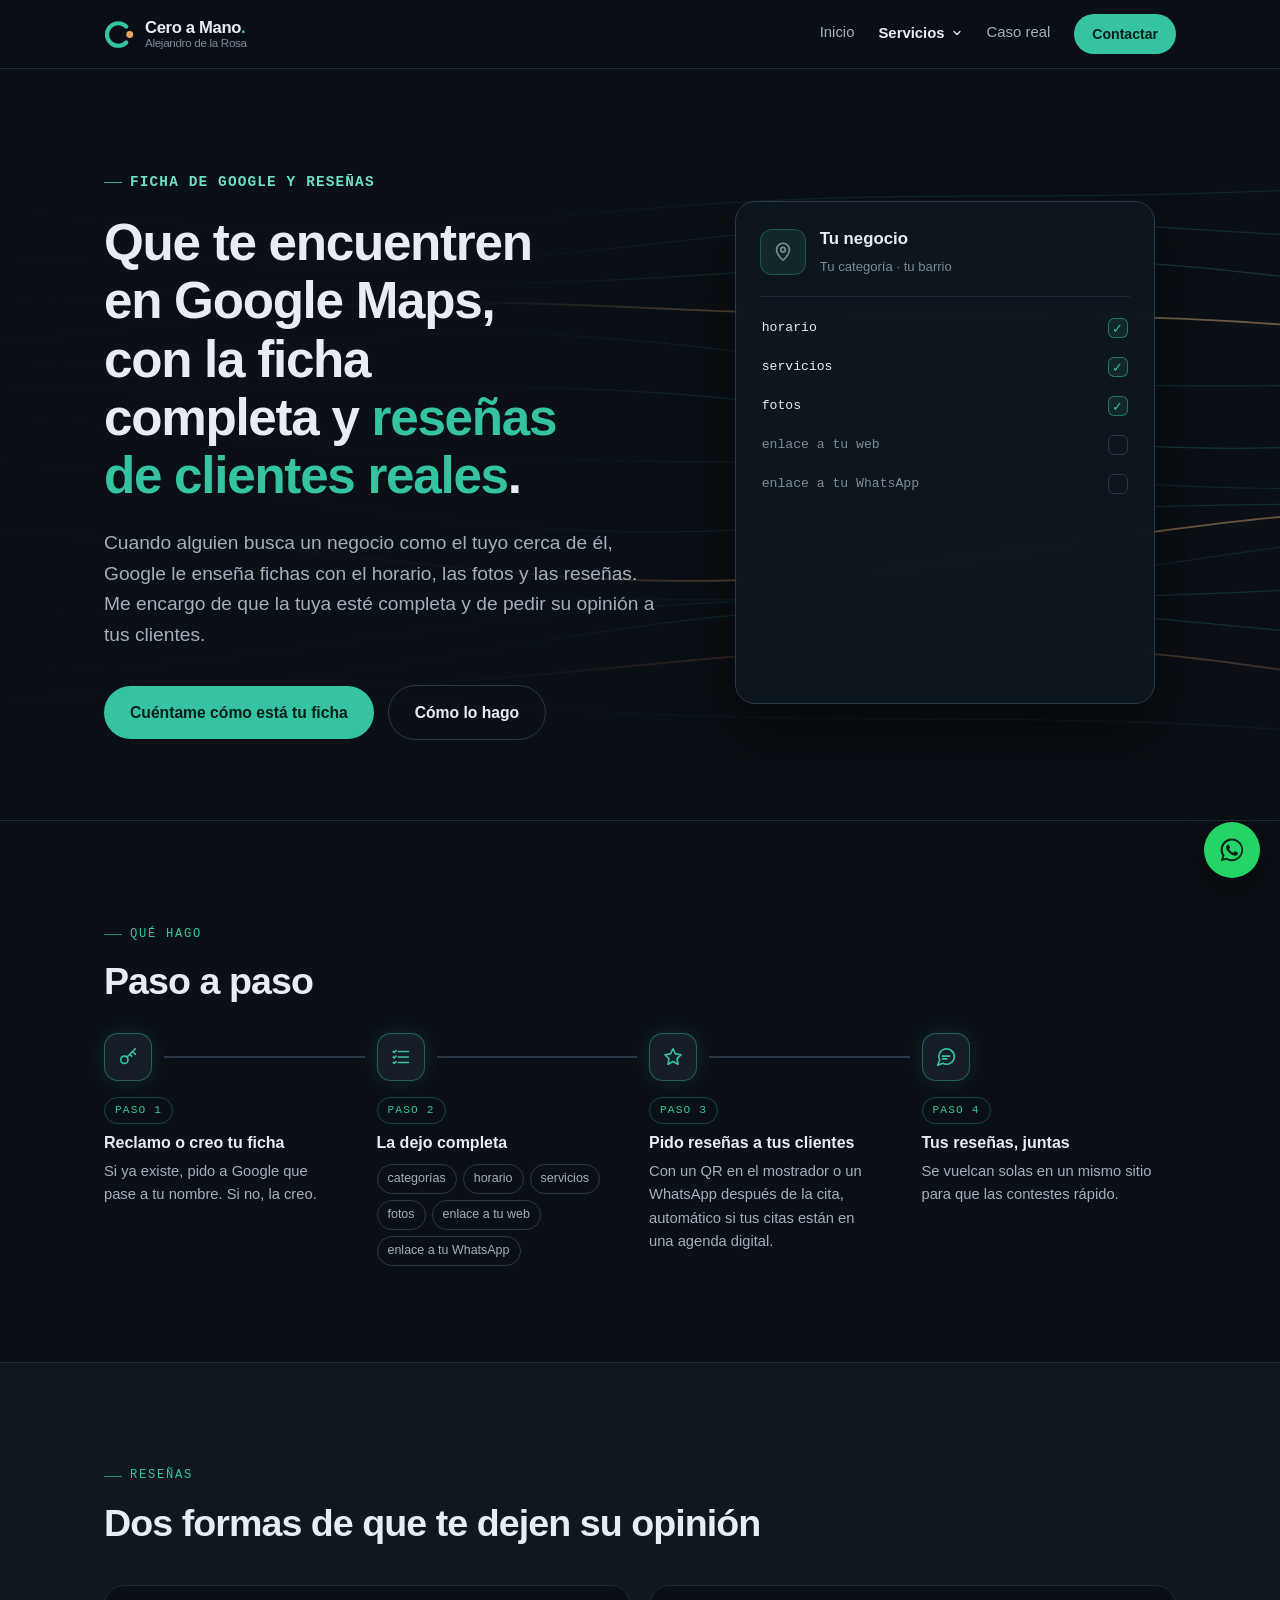
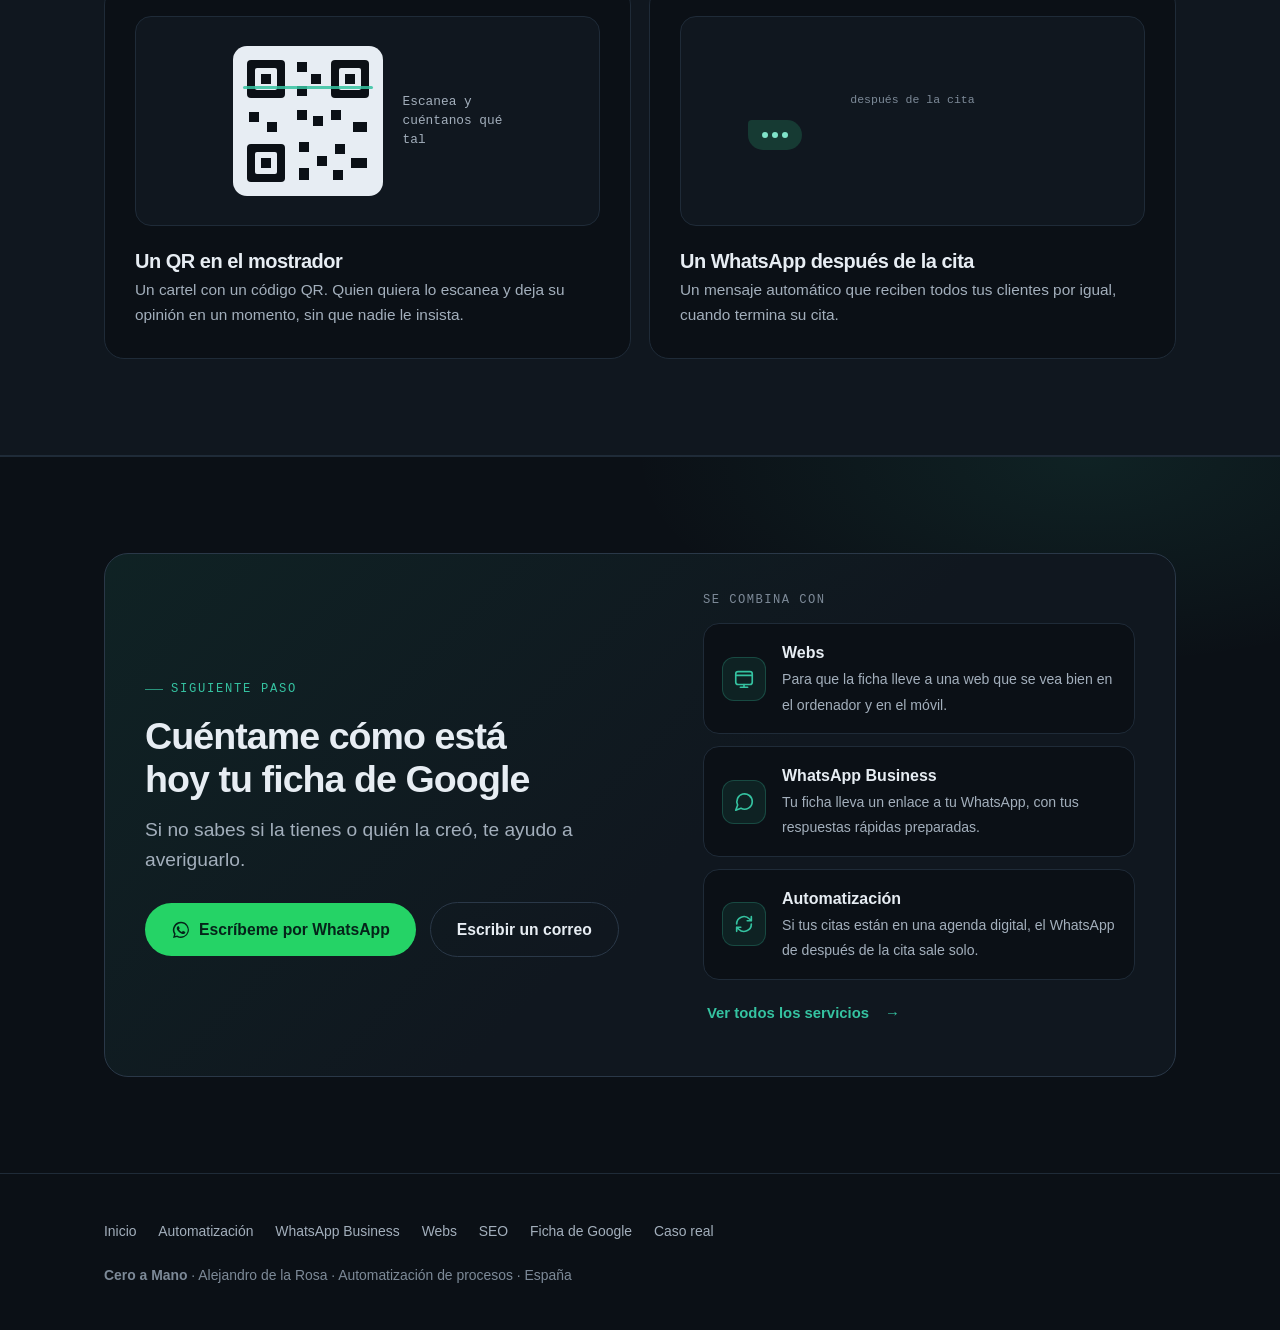
<file: ficha-de-google.html>
<!DOCTYPE html>
<html lang="es">
<head>
<meta charset="utf-8">
<meta name="viewport" content="width=device-width, initial-scale=1">
<title>Ficha de Google y reseñas en Zaragoza · Cero a Mano</title>
<meta name="description" content="Creo o reclamo la ficha de Google de tu negocio, la dejo completa y te ayudo a conseguir reseñas de clientes reales. En Zaragoza y en remoto.">
<link rel="canonical" href="https://ceroamano.com/ficha-de-google.html">
<meta property="og:type" content="website">
<meta property="og:title" content="Ficha de Google y reseñas en Zaragoza · Cero a Mano">
<meta property="og:description" content="Creo o reclamo la ficha de Google de tu negocio, la dejo completa y te ayudo a conseguir reseñas de clientes reales. En Zaragoza y en remoto.">
<meta property="og:url" content="https://ceroamano.com/ficha-de-google.html">
<meta property="og:locale" content="es_ES">
<meta property="og:site_name" content="Cero a Mano">
<meta property="og:image" content="https://ceroamano.com/og-imagen.png">
<meta property="og:image:width" content="1200">
<meta property="og:image:height" content="630">
<meta property="og:image:alt" content="Cero a Mano. Automatización, WhatsApp Business, webs y SEO. Alejandro de la Rosa.">
<meta name="twitter:card" content="summary_large_image">
<meta name="twitter:title" content="Ficha de Google y reseñas en Zaragoza · Cero a Mano">
<meta name="twitter:description" content="Creo o reclamo la ficha de Google de tu negocio, la dejo completa y te ayudo a conseguir reseñas de clientes reales. En Zaragoza y en remoto.">
<meta name="twitter:image" content="https://ceroamano.com/og-imagen.png">
<meta name="theme-color" content="#0b1016">
<link rel="icon" href="favicon.svg" type="image/svg+xml">
<script>document.documentElement.classList.add('js')</script>
<!-- WEB v5 (03/10/2026): fondo A (ondas arriba), aprobada por Alex. Estilos y código dentro de cada página: no usa estilos.css. -->
<style>
:root{
  --fondo:#0b1016; --capa:#10171f; --capa2:#151e28; --linea:#1f2b38; --linea2:#2a3848;
  --texto:#e7edf3; --suave:#a3afbc; --tenue:#7d8a98;
  --verde:#35c3a1; --verde-osc:#0d5f52; --verde-vidrio:rgba(53,195,161,.10);
  --ambar:#e3a664; --ambar-vidrio:rgba(227,166,100,.10);
  --radio:16px; --ancho:1120px;
  --mono:ui-monospace,"SF Mono","Cascadia Mono","Segoe UI Mono",Consolas,"Liberation Mono",monospace;
}
*{box-sizing:border-box;margin:0;padding:0}
html{scroll-behavior:smooth;background:var(--fondo)}
body{font-family:-apple-system,BlinkMacSystemFont,"Segoe UI",Inter,Roboto,Helvetica,Arial,sans-serif;
  color:var(--texto);background:var(--fondo);line-height:1.6;-webkit-font-smoothing:antialiased}
.env{max-width:var(--ancho);margin:0 auto;padding:0 24px}
section{padding:96px 0;position:relative}
h1,h2,h3{line-height:1.14;letter-spacing:-.025em;font-weight:700;color:var(--texto)}
h1{font-size:clamp(2.1rem,5.2vw,3.7rem);text-wrap:balance}
h2{font-size:clamp(1.6rem,3.4vw,2.35rem);margin-bottom:14px;text-wrap:balance}
h3{font-size:1.08rem;margin-bottom:6px}
p{color:var(--suave)}
.grande{font-size:clamp(1.03rem,1.8vw,1.2rem)}
.estrecho{max-width:58ch}
a{color:var(--verde)}
.resalte{color:var(--verde)}
:focus-visible{outline:2px solid var(--verde);outline-offset:3px;border-radius:6px}

/* etiqueta de sección en monoespaciada */
.etiqueta{display:inline-flex;align-items:center;gap:8px;font-family:var(--mono);font-size:.76rem;
  letter-spacing:.14em;text-transform:uppercase;color:var(--verde);margin-bottom:16px}
.etiqueta::before{content:"";width:18px;height:1px;background:currentColor;opacity:.7}
.etiqueta.ambar{color:var(--ambar)}

/* ── menú ─────────────────────────────────────────────────── */
nav{position:sticky;top:0;z-index:30;background:rgba(11,16,22,.78);
  backdrop-filter:blur(12px);-webkit-backdrop-filter:blur(12px);border-bottom:1px solid var(--linea)}
nav .env{display:flex;align-items:center;justify-content:space-between;height:68px;gap:18px}
.marca{font-weight:700;letter-spacing:-.02em;text-decoration:none;color:var(--texto);font-size:1.04rem;line-height:1.15}
.marca span{color:var(--verde)}
.marca em{display:block;font-style:normal;font-weight:500;font-size:.73rem;color:var(--tenue);margin-top:-1px}
.enlaces{display:flex;gap:24px;align-items:center}
.enlaces a{color:var(--suave);text-decoration:none;font-size:.93rem;transition:color .2s}
.enlaces a:hover{color:var(--texto)}
.enlaces a[aria-current]{color:var(--texto);font-weight:600}
.enlaces a:not(.btn){position:relative;padding-bottom:3px}
.enlaces a:not(.btn)::after{content:"";position:absolute;left:0;bottom:0;height:2px;width:0;background:var(--verde);transition:width .22s}
.enlaces a:not(.btn):hover::after,.enlaces a[aria-current]:not(.btn)::after{width:100%}
.enlaces a[aria-current]:not(.btn)::after{background:var(--tenue)}

/* ── botones ──────────────────────────────────────────────── */
.btn{display:inline-flex;align-items:center;justify-content:center;gap:8px;background:var(--verde);color:#06201a!important;
  text-decoration:none;padding:14px 26px;border-radius:999px;font-weight:650;font-size:.98rem;
  transition:transform .15s,box-shadow .2s;box-shadow:0 0 0 0 rgba(53,195,161,0)}
.btn:hover{transform:translateY(-2px);box-shadow:0 8px 28px rgba(53,195,161,.28)}
.btn.chico{padding:9px 18px;font-size:.88rem}
.btn.hueco{background:transparent;color:var(--texto)!important;border:1px solid var(--linea2)}
.btn.hueco:hover{border-color:var(--verde);box-shadow:none}
.acciones{display:flex;flex-wrap:wrap;gap:14px;align-items:center}

/* ── portada con lluvia de símbolos ───────────────────────── */
.hero{position:relative;overflow:hidden;padding:110px 0 84px;border-bottom:1px solid var(--linea)}
#lluvia{position:absolute;inset:0;width:100%;height:100%;display:block}
.hero::after{content:"";position:absolute;inset:0;pointer-events:none;
  background:linear-gradient(90deg,var(--fondo) 0%,rgba(11,16,22,.88) 38%,rgba(11,16,22,.2) 72%,rgba(11,16,22,.4) 100%),
             linear-gradient(0deg,var(--fondo) 0%,transparent 30%)}
.hero .env{position:relative;z-index:2}
.hero h1{max-width:17ch;margin-top:4px}
.hero .etiqueta{font-size:.9rem;letter-spacing:.08em;color:#6fe0c3;font-weight:600}
.hero .grande{margin:22px 0 34px;max-width:52ch}
.datos{display:grid;grid-template-columns:repeat(3,minmax(0,1fr));gap:1px;margin-top:62px;max-width:760px;
  background:var(--linea);border:1px solid var(--linea);border-radius:var(--radio);overflow:hidden}
.datos div{background:rgba(16,23,31,.86);padding:18px 20px;backdrop-filter:blur(4px)}
.datos b{display:block;font-family:var(--mono);font-size:1.45rem;font-weight:600;color:var(--texto);letter-spacing:-.02em}
.datos span{font-size:.84rem;color:var(--tenue);line-height:1.4;display:block;margin-top:4px}

/* ── cómo funciona: flujo + consola ───────────────────────── */
.flujo{display:grid;gap:22px;margin-top:44px}
@media(min-width:900px){.flujo{grid-template-columns:1.05fr .95fr;align-items:stretch}}
.pasos{display:flex;flex-direction:column;gap:12px;position:relative}
.paso{display:flex;gap:16px;align-items:flex-start;padding:20px 22px;border:1px solid var(--linea);border-radius:var(--radio);
  background:var(--capa);transition:border-color .4s,background .4s,transform .4s}
.paso .ico{flex:none;width:44px;height:44px;border-radius:12px;display:grid;place-items:center;
  background:var(--capa2);border:1px solid var(--linea2);color:var(--suave);transition:all .4s}
.paso p{font-size:.93rem;margin-top:2px}
.paso.activo{border-color:rgba(53,195,161,.55);background:linear-gradient(90deg,rgba(53,195,161,.08),var(--capa) 70%)}
.paso.activo .ico{color:var(--verde);border-color:rgba(53,195,161,.5);box-shadow:0 0 22px rgba(53,195,161,.18)}
.salidas{display:flex;flex-wrap:wrap;gap:8px;margin-top:10px}
.salidas span{font-size:.8rem;color:var(--suave);border:1px solid var(--linea2);border-radius:999px;padding:4px 11px}
.paso.activo .salidas span{border-color:rgba(53,195,161,.35);color:var(--texto)}

.consola{border:1px solid var(--linea2);border-radius:var(--radio);background:#070b0f;overflow:hidden;
  display:flex;flex-direction:column;min-height:300px;font-family:var(--mono);font-size:.84rem}
.consola .barra{display:flex;align-items:center;gap:7px;padding:12px 16px;border-bottom:1px solid var(--linea);color:var(--tenue);font-size:.75rem}
.consola .barra i{width:9px;height:9px;border-radius:50%;background:var(--linea2);display:block}
.consola .barra em{font-style:normal;margin-left:8px}
.consola .barra .vivo{margin-left:auto;color:var(--verde);display:flex;align-items:center;gap:6px}
.consola .barra .vivo::before{content:"";width:7px;height:7px;border-radius:50%;background:var(--verde);animation:latido 1.6s infinite}
@keyframes latido{0%,100%{opacity:1}50%{opacity:.25}}
.registro{list-style:none;padding:16px 18px;display:flex;flex-direction:column;gap:9px;flex:1}
.registro li{display:flex;gap:10px;color:var(--suave);transform:translateY(6px);transition:opacity .35s,transform .35s}
.js .registro li{opacity:0;transform:translateY(6px)}
.js .registro li.ve{opacity:1;transform:none}
.registro li .h{color:#7d8a98;flex:none}
.registro li .ok{color:var(--verde)}
.registro li .ent{color:var(--ambar)}
.pie-fig{margin-top:16px;font-size:.86rem;color:var(--tenue)}

/* ── servicios en pestañas ────────────────────────────────── */
.fondo-capa{background:var(--capa);border-top:1px solid var(--linea);border-bottom:1px solid var(--linea)}
.pestanas{display:flex;gap:6px;margin-top:38px;padding:6px;border:1px solid var(--linea);border-radius:999px;
  background:var(--fondo);width:max-content;max-width:100%;overflow-x:auto;scrollbar-width:none}
.pestanas::-webkit-scrollbar{display:none}
.pestanas button{all:unset;cursor:pointer;display:flex;align-items:center;gap:8px;padding:11px 18px;border-radius:999px;
  font-size:.93rem;font-weight:600;color:var(--suave);white-space:nowrap;transition:background .25s,color .25s}
.pestanas button:hover{color:var(--texto)}
.pestanas button[aria-selected="true"]{background:var(--capa2);color:var(--texto);box-shadow:inset 0 0 0 1px var(--linea2)}
.pestanas button[aria-selected="true"] svg{color:var(--verde)}
.pestanas button:focus-visible{outline:2px solid var(--verde);outline-offset:-2px}
.panel{display:grid;gap:34px;margin-top:26px;padding:34px;border:1px solid var(--linea);border-radius:22px;background:var(--fondo)}
@media(min-width:900px){.panel{grid-template-columns:1fr 1fr;align-items:center;padding:44px}}
.panel[hidden]{display:none}
.panel.entra{animation:entra .45s cubic-bezier(.2,.7,.3,1)}
@keyframes entra{from{opacity:0;transform:translateY(10px)}to{opacity:1;transform:none}}
.panel h3{font-size:1.45rem;margin-bottom:10px}
.puntos{list-style:none;margin:22px 0 26px;display:flex;flex-direction:column;gap:12px}
.puntos li{display:flex;gap:12px;align-items:center;color:var(--texto);font-size:.97rem}
.puntos li svg{flex:none;color:var(--verde)}
.mas{font-weight:600;text-decoration:none;display:inline-flex;gap:6px;align-items:center;padding:10px 0}
.mas:hover{gap:10px}
.mas{transition:gap .2s}
.escena{border:1px solid var(--linea);border-radius:18px;background:var(--capa);aspect-ratio:4/3;position:relative;overflow:hidden}
.escena svg{position:absolute;inset:0;width:100%;height:100%}


/* ── las piezas se conectan ───────────────────────────────── */
.conecta{margin-top:26px;padding:34px;border:1px solid var(--linea);border-radius:22px;background:var(--fondo)}
.conecta h3{font-size:1.35rem;margin-bottom:8px}
.cadena{list-style:none;display:grid;margin-top:30px}
.cadena li{position:relative;display:grid;grid-template-columns:48px 1fr;gap:0 16px;padding-bottom:30px;align-content:start}
.cadena li:last-child{padding-bottom:0}
.nodo{width:48px;height:48px;border-radius:14px;display:grid;place-items:center;background:var(--capa2);
  border:1px solid rgba(53,195,161,.4);color:var(--verde);box-shadow:0 0 22px rgba(53,195,161,.12);position:relative;z-index:1}
.cadena em{display:inline-block;font-style:normal;font-family:var(--mono);font-size:.7rem;letter-spacing:.1em;text-transform:uppercase;
  color:var(--verde);border:1px solid rgba(53,195,161,.3);border-radius:999px;padding:7px 10px;margin-bottom:8px;line-height:1;text-box:trim-both cap alphabetic}
.cadena b{display:block;color:var(--texto);font-weight:600;font-size:1rem;line-height:1.35}
.hilo{position:absolute;left:23px;top:52px;bottom:4px;width:2px;background:var(--linea2);overflow:hidden}
.hilo::after{content:"";position:absolute;left:-2px;top:-35%;width:6px;height:35%;border-radius:3px;
  background:linear-gradient(180deg,transparent,var(--verde));animation:viajeV 2.4s linear infinite}
.cadena li:nth-child(2) .hilo::after{animation-delay:1.2s}
@keyframes viajeV{to{top:100%}}
@keyframes viajeH{to{left:100%}}
@media(min-width:820px){
  .cadena{grid-template-columns:repeat(3,1fr);gap:18px}
  .cadena li{grid-template-columns:1fr;gap:14px;padding-bottom:0;padding-right:24px}
  .hilo{left:60px;right:-6px;top:23px;bottom:auto;width:auto;height:2px}
  .hilo::after{top:-2px;left:-35%;width:35%;height:6px;background:linear-gradient(90deg,transparent,var(--verde));animation-name:viajeH}
}
@media(max-width:560px){.conecta{padding:24px}}


/* ── menú: «Servicios» desplegable ─────────────────────────── */
.desplegable{position:relative}
.abre-sub{all:unset;cursor:pointer;display:inline-flex;align-items:center;gap:6px;color:var(--suave);font-size:.93rem;padding-bottom:3px;transition:color .2s}
.abre-sub:hover,.abre-sub.actual,.desplegable.abierto .abre-sub{color:var(--texto)}
.abre-sub.actual{font-weight:600}
.abre-sub svg{transition:transform .2s}
.desplegable.abierto .abre-sub svg{transform:rotate(180deg)}
.abre-sub:focus-visible{outline:2px solid var(--verde);outline-offset:4px;border-radius:6px}
.sub{position:absolute;top:100%;left:-16px;padding-top:14px;display:none;z-index:40}
.desplegable.abierto .sub{display:block}
.sub .caja{min-width:250px;background:var(--capa);border:1px solid var(--linea2);border-radius:14px;padding:8px;
  box-shadow:0 18px 40px rgba(0,0,0,.5);display:flex;flex-direction:column}
.sub a,.enlaces .sub a:not(.btn){display:flex;align-items:center;gap:10px;padding:11px 12px;border-radius:9px;color:var(--suave);font-size:.93rem}
.sub a svg{color:var(--tenue);flex:none}
.sub a:hover{background:var(--capa2);color:var(--texto)}
.sub a:hover svg,.sub a[aria-current] svg{color:var(--verde)}
.sub a[aria-current]{color:var(--texto);font-weight:600;background:var(--capa2)}
.enlaces .sub a:not(.btn)::after{display:none}
@media(hover:hover) and (min-width:861px){.desplegable:hover .sub{display:block}.desplegable:hover .abre-sub svg{transform:rotate(180deg)}}

/* ── ¿Te pasa esto? ───────────────────────────────────────── */
.problemas{display:grid;gap:14px;margin-top:38px}
@media(min-width:760px){.problemas{grid-template-columns:repeat(2,1fr)}}
@media(min-width:1040px){.problemas{grid-template-columns:repeat(3,1fr)}}
.problema{border:1px solid var(--linea);border-radius:var(--radio);background:var(--capa);padding:24px;display:flex;flex-direction:column;
  justify-content:space-between;gap:18px;transition:border-color .2s,transform .2s cubic-bezier(.2,.7,.3,1)}
.problema:hover{border-color:var(--linea2);transform:translateY(-3px)}
.problema q{quotes:"«" "»";font-size:1.12rem;font-weight:600;color:var(--texto);line-height:1.35}
.problema .va{display:flex;flex-wrap:wrap;gap:8px;margin-top:auto}
.problema .va a{display:inline-flex;align-items:center;gap:7px;text-decoration:none;font-size:.86rem;font-weight:600;color:var(--verde);
  border:1px solid rgba(53,195,161,.3);border-radius:999px;padding:9px 14px;transition:background .2s,border-color .2s}
.problema .va a:hover{background:var(--verde-vidrio);border-color:var(--verde)}


/* ── WhatsApp ─────────────────────────────────────────────── */
.btn.wa{background:#25d366;color:#05241a!important}
.btn.wa:hover{box-shadow:0 8px 28px rgba(37,211,102,.3)}
.wa-flota{position:fixed;right:20px;bottom:22px;z-index:60;width:56px;height:56px;border-radius:50%;display:grid;place-items:center;
  background:#25d366;color:#05241a;box-shadow:0 10px 30px rgba(0,0,0,.45);transition:transform .2s,opacity .3s}
.wa-flota svg{width:28px;height:28px}
.wa-flota:hover{transform:scale(1.07)}
.wa-flota:focus-visible{outline:3px solid #e7edf3;outline-offset:3px}
.wa-flota.oculto{opacity:0;pointer-events:none;transform:scale(.8);visibility:hidden;transition:transform .2s,opacity .3s,visibility 0s .3s}


/* ── ¿Te pasa esto?, plegable ─────────────────────────────── */
.plegable{position:relative;border:1px solid var(--linea);border-radius:22px;background:var(--capa);transition:border-color .2s}
.plegable:hover{border-color:var(--linea2)}
.pleg-cab{padding:30px 34px}
.pleg-cab .etiqueta{margin-bottom:10px}
.pleg-cab h2{margin:0}
.plegable summary{list-style:none;cursor:pointer;position:absolute;top:50px;right:34px;border-radius:999px}
.plegable details[open] summary{top:50px}
.plegable summary::-webkit-details-marker{display:none}
.plegable .abre{display:inline-flex;align-items:center;gap:10px;font-size:.9rem;font-weight:600;color:var(--verde);
  border:1px solid rgba(53,195,161,.35);border-radius:999px;padding:10px 16px;white-space:nowrap;transition:background .2s}
.plegable summary:hover .abre{background:var(--verde-vidrio)}
.plegable .abre svg{transition:transform .25s}
.plegable details[open] .abre svg{transform:rotate(180deg)}
.plegable .abre .cerrar{display:none}
.plegable details[open] .abre .ver{display:none}
.plegable details[open] .abre .cerrar{display:inline}
.plegable summary:focus-visible{outline:2px solid var(--verde);outline-offset:3px}
.plegable .dentro-pleg{padding:0 34px 34px}
.plegable .problemas{margin-top:0}
.plegable details[open] .dentro-pleg{animation:entra .45s cubic-bezier(.2,.7,.3,1)}
@media(max-width:560px){.pleg-cab{padding:24px 24px 16px}.plegable summary{position:static;display:block;padding:0 24px 24px}.plegable .dentro-pleg{padding:0 24px 24px}}

/* ── fondo de ondas: se apaga detrás del texto (máscara en CSS, no en cada fotograma) ── */
@media(min-width:701px){#lluvia{-webkit-mask-image:linear-gradient(90deg,rgba(0,0,0,.15) 0%,rgba(0,0,0,.4) 37%,#000 62%);mask-image:linear-gradient(90deg,rgba(0,0,0,.15) 0%,rgba(0,0,0,.4) 37%,#000 62%)}}

/* ── cómo trabajo ─────────────────────────────────────────── */
.rejilla{display:grid;gap:18px;margin-top:40px}
@media(min-width:820px){.tres{grid-template-columns:repeat(3,1fr)}.dos{grid-template-columns:1fr 1fr}}
.tarjeta{background:var(--capa);border:1px solid var(--linea);border-radius:var(--radio);padding:26px;
  transition:transform .2s cubic-bezier(.2,.7,.3,1),border-color .2s}
.tarjeta:hover{transform:translateY(-4px);border-color:var(--linea2)}
.tarjeta .ico{width:46px;height:46px;border-radius:12px;display:grid;place-items:center;margin-bottom:18px;
  background:var(--verde-vidrio);color:var(--verde);border:1px solid rgba(53,195,161,.25)}
.tarjeta p{font-size:.95rem}

/* ── caso real ────────────────────────────────────────────── */
.caso{display:grid;gap:22px;margin-top:40px}
@media(min-width:900px){.caso{grid-template-columns:.9fr 1.1fr}}
.cifra{border:1px solid var(--linea);border-radius:var(--radio);background:var(--capa);padding:30px;display:flex;flex-direction:column;justify-content:center;gap:10px}
.anillo{position:relative;width:170px;height:170px;margin-bottom:8px}
.anillo svg{width:100%;height:100%;transform:rotate(-90deg)}
.anillo .pista{stroke:var(--linea2)}
.anillo .arco{stroke:var(--ambar);stroke-linecap:round;stroke-dasharray:440.5;stroke-dashoffset:440;transition:stroke-dashoffset 1.8s cubic-bezier(.2,.7,.3,1)}
.anillo.dentro .arco{stroke-dashoffset:0}
.anillo b{position:absolute;inset:0;display:grid;place-items:center;font-family:var(--mono);font-size:2.6rem;font-weight:600;letter-spacing:-.03em}
.anillo b small{display:block;font-size:.85rem;color:var(--tenue);font-weight:500;text-align:center;letter-spacing:0;margin-top:-4px}
.cifra .titular{font-size:1.2rem;font-weight:650;color:var(--texto)}
.cifra .fuente{font-size:.82rem;color:var(--tenue)}
.antes{border:1px solid var(--linea);border-radius:var(--radio);background:var(--capa);padding:28px}
.antes h3{font-family:var(--mono);font-size:.76rem;letter-spacing:.14em;text-transform:uppercase;color:var(--tenue);font-weight:500;margin-bottom:16px}
.tachar{list-style:none;display:flex;flex-direction:column;gap:10px}
.tachar li{display:flex;align-items:center;gap:12px;color:var(--suave);font-size:.96rem;position:relative}
.tachar li i{flex:none;width:22px;height:22px;border-radius:6px;border:1px solid var(--linea2);display:grid;place-items:center;
  font-style:normal;font-size:.7rem;font-family:var(--mono);color:var(--tenue);transition:all .35s}
.tachar li span{text-decoration:line-through 1.5px transparent;transition:text-decoration-color .5s,color .5s}
.tachar li.hecho span{color:var(--tenue)}
.tachar li.hecho span{text-decoration-color:var(--ambar)}
.tachar li.hecho i{background:var(--ambar-vidrio);border-color:rgba(227,166,100,.4);color:var(--ambar)}
.ahora{margin-top:20px;padding-top:18px;border-top:1px dashed var(--linea2);display:flex;gap:12px;align-items:center;
  color:var(--texto);font-weight:600;transition:all .5s}
.js .ahora{opacity:0;transform:translateY(6px)}
.js .ahora.ve{opacity:1;transform:none}
.ahora svg{color:var(--verde);flex:none}
blockquote{margin-top:22px;border:1px solid var(--linea);border-left:3px solid var(--verde);border-radius:var(--radio);
  background:var(--capa);padding:26px 28px;font-size:1.04rem;color:var(--texto)}
blockquote footer{margin-top:12px;font-size:.88rem;color:var(--tenue)}

/* ── en desarrollo ────────────────────────────────────────── */
.estado{display:inline-flex;align-items:center;gap:7px;font-family:var(--mono);font-size:.72rem;letter-spacing:.08em;
  text-transform:uppercase;color:var(--ambar);margin-bottom:12px}
.estado::before{content:"";width:7px;height:7px;border-radius:50%;background:var(--ambar);animation:latido 2s infinite}

/* ── contacto ─────────────────────────────────────────────── */
.cta{border-top:1px solid var(--linea);background:
  radial-gradient(700px 320px at 85% 0%,rgba(53,195,161,.10),transparent 65%),var(--fondo)}
.como{list-style:none;display:grid;gap:14px;margin:34px 0 34px;counter-reset:c}
@media(min-width:820px){.como{grid-template-columns:repeat(3,1fr)}}
.como li{counter-increment:c;border:1px solid var(--linea);border-radius:var(--radio);padding:20px 22px;background:var(--capa);color:var(--suave);font-size:.95rem}
.como li::before{content:"0" counter(c);display:block;font-family:var(--mono);color:var(--verde);font-size:.8rem;margin-bottom:8px}
.como li b{color:var(--texto);font-weight:600}

footer.pie{padding:36px 0 44px;font-size:.87rem;color:var(--tenue);border-top:1px solid var(--linea)}
.pie .env{display:flex;justify-content:space-between;flex-wrap:wrap;gap:12px}
.pie a{color:var(--suave);text-decoration:none;margin-right:18px;display:inline-block;padding:10px 0}
.pie a:hover{color:var(--verde)}

/* ── aparición al bajar ───────────────────────────────────── */
.js .rev{opacity:0;transform:translateY(18px);transition:opacity .7s cubic-bezier(.2,.7,.3,1),transform .7s cubic-bezier(.2,.7,.3,1)}
.js .rev.dentro{opacity:1;transform:none}
@media print{.js .rev,.js .registro li,.js .ahora{opacity:1!important;transform:none!important}.panel[hidden]{display:grid}#lluvia{display:none}}
.rev.d1{transition-delay:.08s}.rev.d2{transition-delay:.16s}

section[id],.panel{scroll-margin-top:84px}
@media(max-width:380px){.pestanas button[role="tab"]{font-size:.71rem;padding:10px 2px;letter-spacing:-.01em}}

/* ── menú del móvil ───────────────────────────────────────── */
.abrir-menu{display:none;background:none;border:0;padding:10px;cursor:pointer;width:44px;height:44px;flex-direction:column;justify-content:center;gap:5px}
.abrir-menu span{display:block;height:2px;width:22px;background:var(--texto);border-radius:2px;transition:transform .25s,opacity .18s}
.abrir-menu.activo span:nth-child(1){transform:translateY(7px) rotate(45deg)}
.abrir-menu.activo span:nth-child(2){opacity:0}
.abrir-menu.activo span:nth-child(3){transform:translateY(-7px) rotate(-45deg)}
@media(max-width:860px){
  .abrir-menu{display:flex}
  nav .env{position:relative}
  .enlaces{position:absolute;top:100%;left:0;right:0;flex-direction:column;align-items:stretch;gap:0;
    background:var(--capa);border-bottom:1px solid var(--linea);box-shadow:0 18px 40px rgba(0,0,0,.45);
    max-height:0;overflow:hidden;transition:max-height .3s cubic-bezier(.2,.7,.3,1)}
  .enlaces:not(.abierto){visibility:hidden;transition:max-height .3s cubic-bezier(.2,.7,.3,1),visibility 0s .3s}
  .enlaces.abierto{max-height:calc(100vh - 110px);overflow-y:auto}
  .pestanas{width:100%;display:grid;grid-template-columns:repeat(6,1fr);border-radius:18px}
  .pestanas button{grid-column:span 2}
  .pestanas button:nth-child(n+4){grid-column:span 3}
  .pestanas button{flex-direction:column;justify-content:center;white-space:normal;text-align:center;min-height:56px;padding:10px 6px;font-size:.84rem;line-height:1.2;border-radius:14px}

  .enlaces a,.enlaces a:not(.btn){display:block;padding:17px 24px;font-size:1.02rem;border-top:1px solid var(--linea)}
  .enlaces a:not(.btn)::after{display:none}
  .enlaces a[aria-current]{background:var(--capa2);box-shadow:inset 3px 0 0 var(--verde)}
  .enlaces a.btn{margin:16px 24px 22px;text-align:center;padding:15px 24px;display:flex}
  .desplegable{border-top:1px solid var(--linea)}
  .abre-sub{display:flex;justify-content:space-between;width:100%;box-sizing:border-box;padding:17px 24px;font-size:1.02rem}
  .abre-sub.actual{box-shadow:inset 3px 0 0 var(--verde)}
  .sub{position:static;padding:0 0 8px}
  .sub .caja{min-width:0;background:none;border:0;box-shadow:none;padding:0 12px}
  .enlaces .sub a,.enlaces .sub a:not(.btn){border-top:0;padding:13px 16px 13px 28px;font-size:.98rem}
}
@media(max-width:560px){
  section{padding:72px 0}
  .hero{padding:72px 0 56px}
  .hero .etiqueta{font-size:.78rem;letter-spacing:.05em}
  .hero::after{background:linear-gradient(180deg,rgba(11,16,22,.35) 0%,rgba(11,16,22,.62) 50%,var(--fondo) 100%)}
  .acciones{flex-direction:column;align-items:stretch}
  .acciones .btn{width:100%}
  .datos{grid-template-columns:1fr;margin-top:44px}
  .datos div{display:flex;align-items:baseline;gap:14px}
  .datos b{font-size:1.15rem;min-width:104px;white-space:nowrap}
  .datos span{margin-top:0}
  .marca em{font-size:.7rem}
  .panel{padding:24px}
  .anillo{width:140px;height:140px}
}

@media (prefers-reduced-motion: reduce){
  html{scroll-behavior:auto}
  .rev,.registro li,.ahora,.js .rev,.js .registro li,.js .ahora{opacity:1;transform:none;transition:none}
  .tarjeta:hover,.btn:hover{transform:none}
  .panel.entra{animation:none}
  .consola .barra .vivo::before,.estado::before{animation:none}
  .anillo .arco{transition:none}
  .escena *{animation:none!important}
  .hilo::after{display:none}
  .plegable details[open] .dentro-pleg{animation:none}
  .plegable .abre svg{transition:none}
  .wa-flota,.wa-flota.oculto{transition:none}
  .s1-fila,.s2-b,.s4-b,.s5-c{opacity:1!important}
  .s1-sobre{opacity:1!important;transform:translateX(118px)!important}
  .tachar li span{transition:none}
}

/* ── página interior: ficha de Google ─────────────────────── */
.hero.interior{padding:96px 0 80px}
.hero.interior .rejilla-hero{display:grid;gap:44px;align-items:center}
@media(min-width:960px){.hero.interior .rejilla-hero{grid-template-columns:1.1fr .9fr}}
.hero.interior h1{font-size:clamp(2rem,4.4vw,3.2rem);max-width:18ch}
nav.miga{position:static;background:none;backdrop-filter:none;-webkit-backdrop-filter:none;border:0;z-index:auto;font-size:.84rem;color:var(--tenue);margin-bottom:22px}
.miga a{color:var(--suave);text-decoration:none}
.miga a:hover{color:var(--verde)}
.ficha-mock{position:relative;z-index:2;border:1px solid var(--linea2);border-radius:20px;background:rgba(16,23,31,.92);
  backdrop-filter:blur(6px);padding:24px;max-width:420px;width:100%;justify-self:center;box-shadow:0 30px 60px rgba(0,0,0,.45)}
.fm-cab{display:flex;gap:14px;align-items:center;padding-bottom:18px;border-bottom:1px solid var(--linea)}
.fm-pin{width:46px;height:46px;border-radius:12px;display:grid;place-items:center;background:var(--verde-vidrio);color:var(--verde);border:1px solid rgba(53,195,161,.3);flex:none}
.fm-cab b{display:block;color:var(--texto);font-size:1.05rem}
.fm-cab span{font-size:.82rem;color:var(--tenue)}
.fm-campos{list-style:none;display:flex;flex-direction:column;gap:2px;padding:12px 0}
.fm-campos li{display:flex;justify-content:space-between;align-items:center;padding:8px 2px;font-family:var(--mono);font-size:.82rem;color:var(--tenue);transition:color .35s}
.fm-campos li i{width:20px;height:20px;border-radius:6px;border:1px solid var(--linea2);display:grid;place-items:center;font-style:normal;color:transparent;transition:all .35s}
.fm-campos li.ok{color:var(--texto)}
.fm-campos li.ok i{border-color:rgba(53,195,161,.5);background:var(--verde-vidrio);color:var(--verde)}
.fm-burbuja{border:1px solid var(--linea2);border-radius:14px;padding:12px 14px;margin-top:10px;transition:opacity .45s,transform .45s}
.fm-burbuja em{display:block;font-style:normal;font-family:var(--mono);font-size:.72rem;letter-spacing:.06em;margin-bottom:8px}
.fm-burbuja i{display:block;height:7px;border-radius:4px;background:var(--linea2);margin-top:6px}
.fm-burbuja i+i{width:65%}
.fm-resena{border-color:rgba(227,166,100,.45)}
.fm-resena em{color:var(--ambar)}
.fm-resp{margin-left:28px;border-color:rgba(53,195,161,.4)}
.fm-resp em{color:var(--verde)}
.js .fm-burbuja{opacity:0;transform:translateY(8px)}
.js .fm-burbuja.ve{opacity:1;transform:none}

.cadena.cuatro li p{font-size:.92rem;margin-top:6px}
@media(min-width:820px){.cadena.cuatro{grid-template-columns:repeat(4,1fr)}}
.chips{display:flex;flex-wrap:wrap;gap:6px;margin-top:10px}
.chips span{font-size:.78rem;color:var(--suave);border:1px solid var(--linea2);border-radius:999px;padding:4px 10px}

.vias{display:grid;gap:18px;margin-top:40px}
@media(min-width:880px){.vias{grid-template-columns:1fr 1fr}}
.via{border:1px solid var(--linea);border-radius:20px;background:var(--fondo);padding:30px;display:grid;grid-template-columns:minmax(0,1fr);gap:24px}
.via h3{font-size:1.25rem}
.via p{font-size:.96rem}
.via .vis{border:1px solid var(--linea);border-radius:16px;background:var(--capa);min-height:210px;display:grid;place-items:center;padding:22px}
.qr-cartel{display:flex;align-items:center;justify-content:center;flex-wrap:wrap;gap:20px}
.qr-cartel svg{flex:none}
.qr-cartel span{font-family:var(--mono);font-size:.8rem;color:var(--suave);max-width:13ch;line-height:1.5}
.qr-linea{animation:escanea 2.6s ease-in-out infinite}
@keyframes escanea{0%,100%{transform:translateY(0)}50%{transform:translateY(64px)}}
.chat{width:100%;max-width:330px;display:flex;flex-direction:column;gap:10px}
.chat .hora{font-family:var(--mono);font-size:.72rem;color:var(--tenue);text-align:center}
.chat .msg{align-self:flex-start;background:#163a33;color:#dff5ee;border-radius:4px 16px 16px 16px;padding:12px 14px;font-size:.9rem;line-height:1.45;max-width:92%}
.chat .msg u{color:#7fe3c9;text-decoration:underline}
.chat .escribiendo{align-self:flex-start;display:none;gap:4px;padding:12px 14px;border-radius:4px 16px 16px 16px;background:#163a33}
.chat .escribiendo b{width:6px;height:6px;border-radius:50%;background:#7fe3c9;animation:punto 1.2s infinite}
.chat .escribiendo b:nth-child(2){animation-delay:.15s}.chat .escribiendo b:nth-child(3){animation-delay:.3s}
@keyframes punto{0%,60%,100%{opacity:.25}30%{opacity:1}}
.js .chat:not(.listo) .escribiendo{display:flex}
.js .chat .msg{display:none}
.js .chat.listo .msg{display:block;animation:entra .4s cubic-bezier(.2,.7,.3,1)}
.js .chat.listo .escribiendo{display:none}

.tarjeta-cierre{border:1px solid var(--linea2);border-radius:24px;padding:40px;background:linear-gradient(135deg,rgba(53,195,161,.10),var(--capa) 55%);display:grid;gap:30px}
@media(min-width:900px){.tarjeta-cierre{grid-template-columns:1.1fr .9fr;align-items:center}}
.relac{display:grid;gap:12px}
.relac h3{font-family:var(--mono);font-size:.76rem;letter-spacing:.12em;text-transform:uppercase;color:var(--tenue);font-weight:500;margin-bottom:4px}
.relac a{display:flex;gap:16px;align-items:center;text-decoration:none;border:1px solid var(--linea);border-radius:var(--radio);background:var(--fondo);padding:16px 18px;transition:border-color .2s,transform .2s}
.relac a:hover{border-color:var(--linea2);transform:translateY(-2px)}
.relac .ico{width:44px;height:44px;border-radius:12px;display:grid;place-items:center;flex:none;background:var(--verde-vidrio);color:var(--verde);border:1px solid rgba(53,195,161,.25)}
.relac b{display:block;color:var(--texto)}
.relac small{color:var(--suave);font-size:.88rem}
.relac a.todos{border:0;background:none;padding:10px 4px;font-weight:600;color:var(--verde);font-size:.93rem}
@media(max-width:560px){.tarjeta-cierre{padding:24px}}
@media(max-width:560px){.hero.interior{padding:56px 0 56px}.via{padding:22px}.ficha-mock{padding:20px}}
@media (prefers-reduced-motion: reduce){.qr-linea,.chat .escribiendo b,.js .chat.listo .msg{animation:none}.js .fm-burbuja{opacity:1;transform:none}}

.saltar{position:absolute;left:12px;top:-60px;z-index:100;background:var(--verde);color:#06201a;padding:10px 16px;border-radius:10px;font-weight:600;text-decoration:none}
.saltar:focus{top:12px}
.cadena:not(.en-vista) .hilo::after{animation-play-state:paused}
@media print{.js .rev,.js .registro li,.js .ahora{transition:none!important}.anillo .arco{stroke-dashoffset:0!important}
  .fm-burbuja{opacity:1!important;transform:none!important}.wa-flota,.saltar{display:none!important}}

/* ── logo (03/10/2026): el cero abierto y el punto, sin fondo ── */
.marca{display:flex;align-items:center;gap:10px}
.marca .logo{width:31px;height:29px;flex:none;display:block;transition:transform .25s cubic-bezier(.2,.7,.3,1)}
.marca:hover .logo{transform:rotate(-8deg)}
.marca .texto{display:block;color:var(--texto)}
.marca .texto span{color:var(--verde)}
@media(prefers-reduced-motion:reduce){.marca .logo{transition:none}}
@media(max-width:21em){.marca .logo{display:none}} /* en «em»: con la letra grande en un móvil estrecho, el logo se oculta para que el nombre quepa */

</style>
</head>
<body>
<a class="saltar" href="#contenido">Saltar al contenido</a>
<nav aria-label="Principal">
  <div class="env">
    <a class="marca" href="index.html"><svg class="logo" viewBox="8 8 26 24" aria-hidden="true" focusable="false"><path d="M26.72 13.28 A 9.5 9.5 0 1 0 26.72 26.72" fill="none" stroke="#35c3a1" stroke-width="3.4" stroke-linecap="round"/><circle cx="29.6" cy="20" r="2.9" fill="#e3a664"/></svg><span class="texto">Cero a Mano<span>.</span> <em>Alejandro de la Rosa</em></span></a>
    <button class="abrir-menu" aria-expanded="false" aria-controls="menu" aria-label="Abrir menú">
      <span></span><span></span><span></span>
    </button>
    <div class="enlaces" id="menu">
      <a href="index.html">Inicio</a>
      <div class="desplegable">
        <button class="abre-sub actual" aria-expanded="false" aria-controls="sub-servicios">Servicios <svg width="12" height="12" viewBox="0 0 24 24" fill="none" stroke="currentColor" stroke-width="2.4" stroke-linecap="round" stroke-linejoin="round" aria-hidden="true"><path d="m6 9 6 6 6-6"/></svg></button>
        <div class="sub" id="sub-servicios"><div class="caja">
          <a href="automatizar-reservas-y-pedidos.html"><svg width="16" height="16" viewBox="0 0 24 24" fill="none" stroke="currentColor" stroke-width="1.8" stroke-linecap="round" stroke-linejoin="round" aria-hidden="true"><path d="M4 12a8 8 0 0 1 13.7-5.7L20 8.5M20 4v4.5h-4.5M20 12a8 8 0 0 1-13.7 5.7L4 15.5M4 20v-4.5h4.5"/></svg>Automatización</a>
          <a href="whatsapp-business.html"><svg width="16" height="16" viewBox="0 0 24 24" fill="none" stroke="currentColor" stroke-width="1.8" stroke-linecap="round" stroke-linejoin="round" aria-hidden="true"><path d="M21 11.5a8.4 8.4 0 0 1-12.3 7.4L3 21l2.1-5.7A8.4 8.4 0 1 1 21 11.5Z"/></svg>WhatsApp Business</a>
          <a href="webs.html"><svg width="16" height="16" viewBox="0 0 24 24" fill="none" stroke="currentColor" stroke-width="1.8" stroke-linecap="round" stroke-linejoin="round" aria-hidden="true"><rect x="3" y="4" width="18" height="14" rx="2.5"/><path d="M3 8h18M8 21h8M12 18v3"/></svg>Webs</a>
          <a href="seo-para-negocios.html"><svg width="16" height="16" viewBox="0 0 24 24" fill="none" stroke="currentColor" stroke-width="1.8" stroke-linecap="round" stroke-linejoin="round" aria-hidden="true"><circle cx="11" cy="11" r="7"/><path d="m20 20-3.5-3.5"/></svg>SEO</a>
          <a href="ficha-de-google.html" aria-current="page"><svg width="16" height="16" viewBox="0 0 24 24" fill="none" stroke="currentColor" stroke-width="1.8" stroke-linecap="round" stroke-linejoin="round" aria-hidden="true"><path d="M12 21s-7-6.2-7-11.5a7 7 0 0 1 14 0C19 14.8 12 21 12 21Z"/><circle cx="12" cy="9.5" r="2.5"/></svg>Ficha de Google</a>
        </div></div>
      </div>
      <a href="caso-free-tours-malta.html">Caso real</a>
      <a href="#contacto" class="btn chico">Contactar</a>
    </div>
  </div>
</nav>

<main id="contenido">
<header class="hero interior">
  <canvas id="lluvia" aria-hidden="true"></canvas>
  <div class="env">
    <div class="rejilla-hero">
      <div>
        <span class="etiqueta">Ficha de Google y reseñas</span>
        <h1>Que te encuentren en Google Maps, con la ficha completa y <span class="resalte">reseñas de clientes reales</span>.</h1>
        <p class="grande">Cuando alguien busca un negocio como el tuyo cerca de él, Google le enseña fichas con el horario, las fotos y las reseñas. Me encargo de que la tuya esté completa y de pedir su opinión a tus clientes.</p>
        <div class="acciones">
          <a href="#contacto" class="btn">Cuéntame cómo está tu ficha</a>
          <a href="#pasos" class="btn hueco">Cómo lo hago</a>
        </div>
      </div>
      <div class="ficha-mock" role="img" aria-label="Ejemplo de ficha de un negocio en Google: se van completando el horario, los servicios, las fotos y los enlaces a la web y a WhatsApp; llega una reseña y se contesta.">
        <div class="fm-cab"><span class="fm-pin"><svg width="22" height="22" viewBox="0 0 24 24" fill="none" stroke="currentColor" stroke-width="1.8" stroke-linecap="round" stroke-linejoin="round" aria-hidden="true"><path d="M12 21s-7-6.2-7-11.5a7 7 0 0 1 14 0C19 14.8 12 21 12 21Z"/><circle cx="12" cy="9.5" r="2.5"/></svg></span><div><b>Tu negocio</b><span>Tu categoría · tu barrio</span></div></div>
        <ul class="fm-campos" aria-hidden="true">
          <li>horario<i>✓</i></li><li>servicios<i>✓</i></li><li>fotos<i>✓</i></li><li>enlace a tu web<i>✓</i></li><li>enlace a tu WhatsApp<i>✓</i></li>
        </ul>
        <div class="fm-burbuja fm-resena" aria-hidden="true"><em>reseña nueva</em><i></i><i></i></div>
        <div class="fm-burbuja fm-resp" aria-hidden="true"><em>tu respuesta</em><i></i><i></i></div>
      </div>
    </div>
  </div>
</header>

<section id="pasos">
  <div class="env">
    <span class="etiqueta">Qué hago</span>
    <h2>Paso a paso</h2>
    <ol class="cadena cuatro rev" role="list">
        <li><span class="nodo"><svg width="22" height="22" viewBox="0 0 24 24" fill="none" stroke="currentColor" stroke-width="1.8" stroke-linecap="round" stroke-linejoin="round" aria-hidden="true"><circle cx="8" cy="15" r="4"/><path d="m11 12 9-9M17 6l3 3M14 9l2 2"/></svg></span>
          <div><em>Paso 1</em><b>Reclamo o creo tu ficha</b><p>Si ya existe, pido a Google que pase a tu nombre. Si no, la creo.</p></div><i class="hilo" aria-hidden="true"></i></li>
        <li><span class="nodo"><svg width="22" height="22" viewBox="0 0 24 24" fill="none" stroke="currentColor" stroke-width="1.8" stroke-linecap="round" stroke-linejoin="round" aria-hidden="true"><path d="M9 6h11M9 12h11M9 18h11"/><path d="m3.5 6 1 1 2-2M3.5 12l1 1 2-2M3.5 18l1 1 2-2"/></svg></span>
          <div><em>Paso 2</em><b>La dejo completa</b><div class="chips"><span>categorías</span><span>horario</span><span>servicios</span><span>fotos</span><span>enlace a tu web</span><span>enlace a tu WhatsApp</span></div></div><i class="hilo" aria-hidden="true"></i></li>
        <li><span class="nodo"><svg width="22" height="22" viewBox="0 0 24 24" fill="none" stroke="currentColor" stroke-width="1.8" stroke-linecap="round" stroke-linejoin="round" aria-hidden="true"><path d="m12 3 2.7 5.6 6.1.9-4.4 4.3 1 6.1L12 17l-5.4 2.9 1-6.1-4.4-4.3 6.1-.9Z"/></svg></span>
          <div><em>Paso 3</em><b>Pido reseñas a tus clientes</b><p>Con un QR en el mostrador o un WhatsApp después de la cita, automático si tus citas están en una agenda digital.</p></div><i class="hilo" aria-hidden="true"></i></li>
        <li><span class="nodo"><svg width="22" height="22" viewBox="0 0 24 24" fill="none" stroke="currentColor" stroke-width="1.8" stroke-linecap="round" stroke-linejoin="round" aria-hidden="true"><path d="M21 11.5a8.4 8.4 0 0 1-12.3 7.4L3 21l2.1-5.7A8.4 8.4 0 1 1 21 11.5Z"/><path d="M8 11h8M8 14h5"/></svg></span>
          <div><em>Paso 4</em><b>Tus reseñas, juntas</b><p>Se vuelcan solas en un mismo sitio para que las contestes rápido.</p></div></li>
    </ol>
  </div>
</section>

<section class="fondo-capa">
  <div class="env">
    <span class="etiqueta">Reseñas</span>
    <h2>Dos formas de que te dejen su opinión</h2>
    <div class="vias">
      <div class="via rev">
        <div class="vis"><div class="qr-cartel"><svg width="150" height="150" viewBox="0 0 150 150" aria-hidden="true">
            <rect width="150" height="150" rx="14" fill="#e7edf3"/>
            <g fill="#0b1016">
              <rect x="14" y="14" width="38" height="38" rx="4"/><rect x="98" y="14" width="38" height="38" rx="4"/><rect x="14" y="98" width="38" height="38" rx="4"/>
              <rect x="64" y="16" width="10" height="10"/><rect x="78" y="28" width="10" height="10"/><rect x="64" y="40" width="10" height="10"/>
              <rect x="64" y="64" width="10" height="10"/><rect x="80" y="70" width="10" height="10"/><rect x="98" y="64" width="10" height="10"/>
              <rect x="120" y="76" width="14" height="10"/><rect x="16" y="66" width="10" height="10"/><rect x="34" y="76" width="10" height="10"/>
              <rect x="66" y="96" width="10" height="10"/><rect x="84" y="110" width="10" height="10"/><rect x="66" y="122" width="10" height="12"/>
              <rect x="102" y="98" width="10" height="10"/><rect x="118" y="112" width="16" height="10"/><rect x="100" y="124" width="10" height="10"/>
            </g>
            <g fill="#e7edf3"><rect x="22" y="22" width="22" height="22" rx="2"/><rect x="106" y="22" width="22" height="22" rx="2"/><rect x="22" y="106" width="22" height="22" rx="2"/></g>
            <g fill="#0b1016"><rect x="28" y="28" width="10" height="10"/><rect x="112" y="28" width="10" height="10"/><rect x="28" y="112" width="10" height="10"/></g>
            <rect class="qr-linea" x="10" y="40" width="130" height="3" rx="1.5" fill="#35c3a1" opacity=".85"/>
          </svg><span>Escanea y cuéntanos qué tal</span></div></div>
        <div><h3>Un QR en el mostrador</h3><p>Un cartel con un código QR. Quien quiera lo escanea y deja su opinión en un momento, sin que nadie le insista.</p></div>
      </div>
      <div class="via rev d1">
        <div class="vis">
          <div class="chat" id="chat" role="img" aria-label="Ejemplo de mensaje de WhatsApp después de la cita: Gracias por venir hoy. Si quieres, puedes dejarnos tu opinión en Google aquí, con el enlace a tu ficha.">
            <span class="hora">después de la cita</span>
            <div class="escribiendo"><b></b><b></b><b></b></div>
            <div class="msg">Gracias por venir hoy. Si quieres, puedes dejarnos tu opinión en Google aquí: <u>enlace a tu ficha</u></div>
          </div>
        </div>
        <div><h3>Un WhatsApp después de la cita</h3><p>Un mensaje automático que reciben todos tus clientes por igual, cuando termina su cita.</p></div>
      </div>
    </div>
  </div>
</section>

<section class="cta" id="contacto">
  <div class="env">
    <div class="tarjeta-cierre">
      <div>
        <span class="etiqueta">Siguiente paso</span>
        <h2>Cuéntame cómo está hoy tu ficha de Google</h2>
        <p class="grande">Si no sabes si la tienes o quién la creó, te ayudo a averiguarlo.</p>
        <div class="acciones" style="margin-top:26px">
      <a class="btn wa" href="https://wa.me/34635910635?text=Hola%2C%20Alejandro.%20Vengo%20de%20tu%20web%2C%20ceroamano.com.%20Te%20cuento%20lo%20que%20necesito%3A%20" target="_blank" rel="noopener"><svg width="20" height="20" viewBox="0 0 24 24" fill="currentColor" aria-hidden="true"><path d="M12 2.2a9.7 9.7 0 0 0-8.3 14.8L2.4 21.6l4.7-1.2A9.7 9.7 0 1 0 12 2.2Zm0 17.7a8 8 0 0 1-4.1-1.1l-.3-.2-2.8.7.8-2.7-.2-.3A8 8 0 1 1 12 19.9Zm4.4-6c-.2-.1-1.4-.7-1.7-.8-.2-.1-.4-.1-.5.1l-.8 1c-.1.2-.3.2-.5.1a6.6 6.6 0 0 1-3.3-2.9c-.2-.4.2-.4.7-1.3.1-.1 0-.3 0-.4l-.8-1.8c-.2-.5-.4-.4-.5-.4h-.5a.9.9 0 0 0-.7.3 2.8 2.8 0 0 0-.9 2.1 5 5 0 0 0 1 2.6 11.2 11.2 0 0 0 4.3 3.8c1.6.7 2.2.7 3 .6a2.6 2.6 0 0 0 1.7-1.2 2.1 2.1 0 0 0 .2-1.2c-.1-.1-.2-.2-.5-.3Z"/></svg>Escríbeme por WhatsApp</a>
          <a class="btn hueco" href="mailto:alex.automatizacions@gmail.com?subject=Consulta%20desde%20ceroamano.com&amp;body=Hola%2C%20Alejandro%3A%0A%0AVengo%20de%20tu%20web.%20Te%20cuento%3A%0A%0A-%20A%20qu%C3%A9%20se%20dedica%20mi%20negocio%3A%0A-%20Lo%20que%20me%20gustar%C3%ADa%20resolver%3A%0A%0AGracias.">Escribir un correo</a>
        </div>
      </div>
      <div class="relac">
        <h3>Se combina con</h3>
        <a href="webs.html"><span class="ico"><svg width="22" height="22" viewBox="0 0 24 24" fill="none" stroke="currentColor" stroke-width="1.8" stroke-linecap="round" stroke-linejoin="round" aria-hidden="true"><rect x="3" y="4" width="18" height="14" rx="2.5"/><path d="M3 8h18M8 21h8M12 18v3"/></svg></span><span><b>Webs</b><small>Para que la ficha lleve a una web que se vea bien en el ordenador y en el móvil.</small></span></a>
        <a href="whatsapp-business.html"><span class="ico"><svg width="22" height="22" viewBox="0 0 24 24" fill="none" stroke="currentColor" stroke-width="1.8" stroke-linecap="round" stroke-linejoin="round" aria-hidden="true"><path d="M21 11.5a8.4 8.4 0 0 1-12.3 7.4L3 21l2.1-5.7A8.4 8.4 0 1 1 21 11.5Z"/></svg></span><span><b>WhatsApp Business</b><small>Tu ficha lleva un enlace a tu WhatsApp, con tus respuestas rápidas preparadas.</small></span></a>
        <a href="automatizar-reservas-y-pedidos.html"><span class="ico"><svg width="22" height="22" viewBox="0 0 24 24" fill="none" stroke="currentColor" stroke-width="1.8" stroke-linecap="round" stroke-linejoin="round" aria-hidden="true"><path d="M4 12a8 8 0 0 1 13.7-5.7L20 8.5M20 4v4.5h-4.5M20 12a8 8 0 0 1-13.7 5.7L4 15.5M4 20v-4.5h4.5"/></svg></span><span><b>Automatización</b><small>Si tus citas están en una agenda digital, el WhatsApp de después de la cita sale solo.</small></span></a>
        <a class="todos" href="index.html#servicios">Ver todos los servicios <span aria-hidden="true">→</span></a>
      </div>
    </div>
  </div>
</section>
</main>

<footer class="pie">
  <div class="env">
    <span>
      <a href="index.html">Inicio</a>
      <a href="automatizar-reservas-y-pedidos.html">Automatización</a>
      <a href="whatsapp-business.html">WhatsApp Business</a>
      <a href="webs.html">Webs</a>
      <a href="seo-para-negocios.html">SEO</a>
      <a href="ficha-de-google.html" aria-current="page">Ficha de Google</a>
      <a href="caso-free-tours-malta.html">Caso real</a>
    </span>
    <span><strong>Cero a Mano</strong> · Alejandro de la Rosa · Automatización de procesos · España</span>
  </div>
</footer>
<a class="wa-flota" href="https://wa.me/34635910635?text=Hola%2C%20Alejandro.%20Vengo%20de%20tu%20web%2C%20ceroamano.com.%20Te%20cuento%20lo%20que%20necesito%3A%20" target="_blank" rel="noopener" aria-label="Escríbeme por WhatsApp (se abre en otra pestaña)"><svg width="20" height="20" viewBox="0 0 24 24" fill="currentColor" aria-hidden="true"><path d="M12 2.2a9.7 9.7 0 0 0-8.3 14.8L2.4 21.6l4.7-1.2A9.7 9.7 0 1 0 12 2.2Zm0 17.7a8 8 0 0 1-4.1-1.1l-.3-.2-2.8.7.8-2.7-.2-.3A8 8 0 1 1 12 19.9Zm4.4-6c-.2-.1-1.4-.7-1.7-.8-.2-.1-.4-.1-.5.1l-.8 1c-.1.2-.3.2-.5.1a6.6 6.6 0 0 1-3.3-2.9c-.2-.4.2-.4.7-1.3.1-.1 0-.3 0-.4l-.8-1.8c-.2-.5-.4-.4-.5-.4h-.5a.9.9 0 0 0-.7.3 2.8 2.8 0 0 0-.9 2.1 5 5 0 0 0 1 2.6 11.2 11.2 0 0 0 4.3 3.8c1.6.7 2.2.7 3 .6a2.6 2.6 0 0 0 1.7-1.2 2.1 2.1 0 0 0 .2-1.2c-.1-.1-.2-.2-.5-.3Z"/></svg></a>

<script>
var quieto = window.matchMedia('(prefers-reduced-motion: reduce)').matches;

// Ondas de la cabecera: líneas que fluyen como un mapa de relieve, tres de ellas en ámbar.
(function () {
  var lienzo = document.getElementById('lluvia');
  if (!lienzo || !lienzo.getContext) return;
  var ctx = lienzo.getContext('2d');
  var W = 0, H = 0, dpr = 1, t0 = performance.now(), ultimo = 0, anim = null, visible = true;
  var COLOR = { 3: [240, 194, 122, .68], 8: [227, 166, 100, .72], 12: [214, 140, 82, .62] }; // las de color
  function preparar() {
    var w = lienzo.clientWidth, h = lienzo.clientHeight;
    if (w === W && h === H) return false;
    W = w; H = h; dpr = 1;                          // líneas suaves: no hace falta más densidad y ahorra mucho
    lienzo.width = W; lienzo.height = H; ctx.setTransform(1, 0, 0, 1, 0, 0);
    return true;
  }
  function pintar(t) {
    ctx.clearRect(0, 0, W, H);
    var n = 14;
    for (var k = 0; k < n; k++) {
      var base = H * (.18 + k * .055), amp = 18 + k * 2.2, f = .0032 - k * .00009, fase = t * .00025 * (1 + k * .06) + k * .7;
      ctx.beginPath();
      for (var x = 0; x <= W + 10; x += 10) {
        var y = base + Math.sin(x * f + fase) * amp + Math.sin(x * f * 2.3 - fase * 1.4) * amp * .35;
        if (x === 0) ctx.moveTo(x, y); else ctx.lineTo(x, y);
      }
      var c = COLOR[k];
      ctx.strokeStyle = c ? 'rgba(' + c[0] + ',' + c[1] + ',' + c[2] + ',' + (W <= 700 ? c[3] * .62 : c[3]) + ')' : 'rgba(53,195,161,' + (.2 + (k % 3) * .08) + ')';
      ctx.lineWidth = c ? 1.8 : 1.2; ctx.stroke();
    }
  }
  function bucle(t) {
    anim = null; if (!visible || document.hidden) return;
    if (ultimo && t - ultimo < 30) { anim = requestAnimationFrame(bucle); return; }
    ultimo = t; pintar(t - t0); anim = requestAnimationFrame(bucle);
  }
  function arrancar() { if (!anim && !quieto) { ultimo = 0; anim = requestAnimationFrame(bucle); } }
  preparar();
  pintar(quieto ? 20000 : 0);
  var vigia = function () { if (preparar()) pintar(quieto ? 20000 : performance.now() - t0); };
  if ('ResizeObserver' in window) new ResizeObserver(vigia).observe(lienzo); else window.addEventListener('resize', vigia);
  if (quieto) return;
  arrancar();
  document.addEventListener('visibilitychange', arrancar);
  if ('IntersectionObserver' in window) new IntersectionObserver(function (e) { visible = e[0].isIntersecting; arrancar(); }).observe(lienzo);
})();

// Aparición suave de los bloques al entrar en pantalla.
(function () {
  var bloques = document.querySelectorAll('.rev');
  if (quieto || !('IntersectionObserver' in window)) {
    bloques.forEach(function (b) { b.classList.add('dentro'); });
    return;
  }
  var obs = new IntersectionObserver(function (entradas) {
    entradas.forEach(function (e) {
      if (e.isIntersecting) { e.target.classList.add('dentro'); obs.unobserve(e.target); }
    });
  }, { threshold: 0.12, rootMargin: '0px 0px -40px 0px' });
  bloques.forEach(function (b) { obs.observe(b); });
})();

// Menú «Servicios»: se abre con clic o teclado (y al pasar el ratón en ordenador).
(function () {
  var cajas = document.querySelectorAll('.desplegable');
  cajas.forEach(function (d) {
    var b = d.querySelector('.abre-sub');
    function poner(abrir) { d.classList.toggle('abierto', abrir); b.setAttribute('aria-expanded', abrir ? 'true' : 'false'); }
    b.addEventListener('click', function (e) { e.stopPropagation(); poner(!d.classList.contains('abierto')); });
    d.addEventListener('keydown', function (e) { if (e.key === 'Escape' && d.classList.contains('abierto')) { poner(false); b.focus(); e.stopPropagation(); } });
    d.addEventListener('focusout', function (e) { if (!d.contains(e.relatedTarget) && window.innerWidth > 860) poner(false); });
    document.addEventListener('click', function (e) { if (!d.contains(e.target) || (e.target.closest && e.target.closest('.sub a'))) poner(false); });
    d.addEventListener('mouseenter', function () { if (window.matchMedia('(hover:hover) and (min-width:861px)').matches) b.setAttribute('aria-expanded', 'true'); });
    d.addEventListener('mouseleave', function () { if (window.matchMedia('(hover:hover) and (min-width:861px)').matches && !d.classList.contains('abierto')) b.setAttribute('aria-expanded', 'false'); });
  });
})();

// Botón flotante de WhatsApp: se esconde mientras se ve la sección de contacto.
(function () {
  var b = document.querySelector('.wa-flota'), c = document.getElementById('contacto');
  if (!b || !c || !('IntersectionObserver' in window)) return;
  new IntersectionObserver(function (e) { b.classList.toggle('oculto', e[0].isIntersecting); }, { threshold: 0.2 }).observe(c);
})();

// Menú del móvil: abre y cierra la lista de enlaces.
(function () {
  var boton = document.querySelector('.abrir-menu');
  var menu = document.getElementById('menu');
  if (!boton || !menu) return;
  function alternar(abrir) {
    var abierto = abrir === undefined ? !menu.classList.contains('abierto') : abrir;
    menu.classList.toggle('abierto', abierto);
    boton.classList.toggle('activo', abierto);
    boton.setAttribute('aria-expanded', abierto ? 'true' : 'false');
    boton.setAttribute('aria-label', abierto ? 'Cerrar menú' : 'Abrir menú');
  }
  boton.addEventListener('click', function () { alternar(); });
  menu.addEventListener('focusout', function (e) { if (menu.classList.contains('abierto') && !boton.parentNode.contains(e.relatedTarget)) alternar(false); });
  menu.addEventListener('click', function (e) { if (e.target.closest && e.target.closest('a')) alternar(false); });
  document.addEventListener('keydown', function (e) {
    if (e.key !== 'Escape' || !menu.classList.contains('abierto')) return;
    var dentro = menu.contains(document.activeElement);
    alternar(false);
    if (dentro) boton.focus();
  });
})();

// Ficha de ejemplo: se van marcando los campos, llega una reseña y se contesta. Y el WhatsApp se «escribe».
(function () {
  var campos = document.querySelectorAll('.fm-campos li');
  var resena = document.querySelector('.fm-resena'), resp = document.querySelector('.fm-resp');
  var chat = document.getElementById('chat');
  if (quieto) {
    campos.forEach(function (c) { c.classList.add('ok'); }); resena.classList.add('ve'); resp.classList.add('ve'); chat.classList.add('listo');
    return;
  }
  var paso = 0, reloj = null;
  function tic() {
    if (paso === 0) { campos.forEach(function (c) { c.classList.remove('ok'); }); resena.classList.remove('ve'); resp.classList.remove('ve'); }
    if (paso < campos.length) campos[paso].classList.add('ok');
    else if (paso === campos.length) resena.classList.add('ve');
    else if (paso === campos.length + 1) resp.classList.add('ve');
    paso++;
    var espera = paso > campos.length + 1 ? 3200 : 650;
    if (paso > campos.length + 1) paso = 0;
    reloj = setTimeout(tic, espera);
  }
  if ('IntersectionObserver' in window) {
    new IntersectionObserver(function (e) { if (e[0].isIntersecting) { if (!reloj) tic(); } else { clearTimeout(reloj); reloj = null; } }).observe(document.querySelector('.ficha-mock'));
    new IntersectionObserver(function (e, o) { if (e[0].isIntersecting) { setTimeout(function () { chat.classList.add('listo'); }, 1400); o.disconnect(); } }, { threshold: 0.5 }).observe(chat);
  } else { tic(); chat.classList.add('listo'); }
})();


// Las líneas de «se combinan» solo se animan cuando se ven.
(function () {
  if (!('IntersectionObserver' in window)) { document.querySelectorAll('.cadena').forEach(function (c) { c.classList.add('en-vista'); }); return; }
  var o = new IntersectionObserver(function (es) { es.forEach(function (e) { e.target.classList.toggle('en-vista', e.isIntersecting); }); });
  document.querySelectorAll('.cadena').forEach(function (c) { o.observe(c); });
})();

</script>
</body>
</html>
</file>
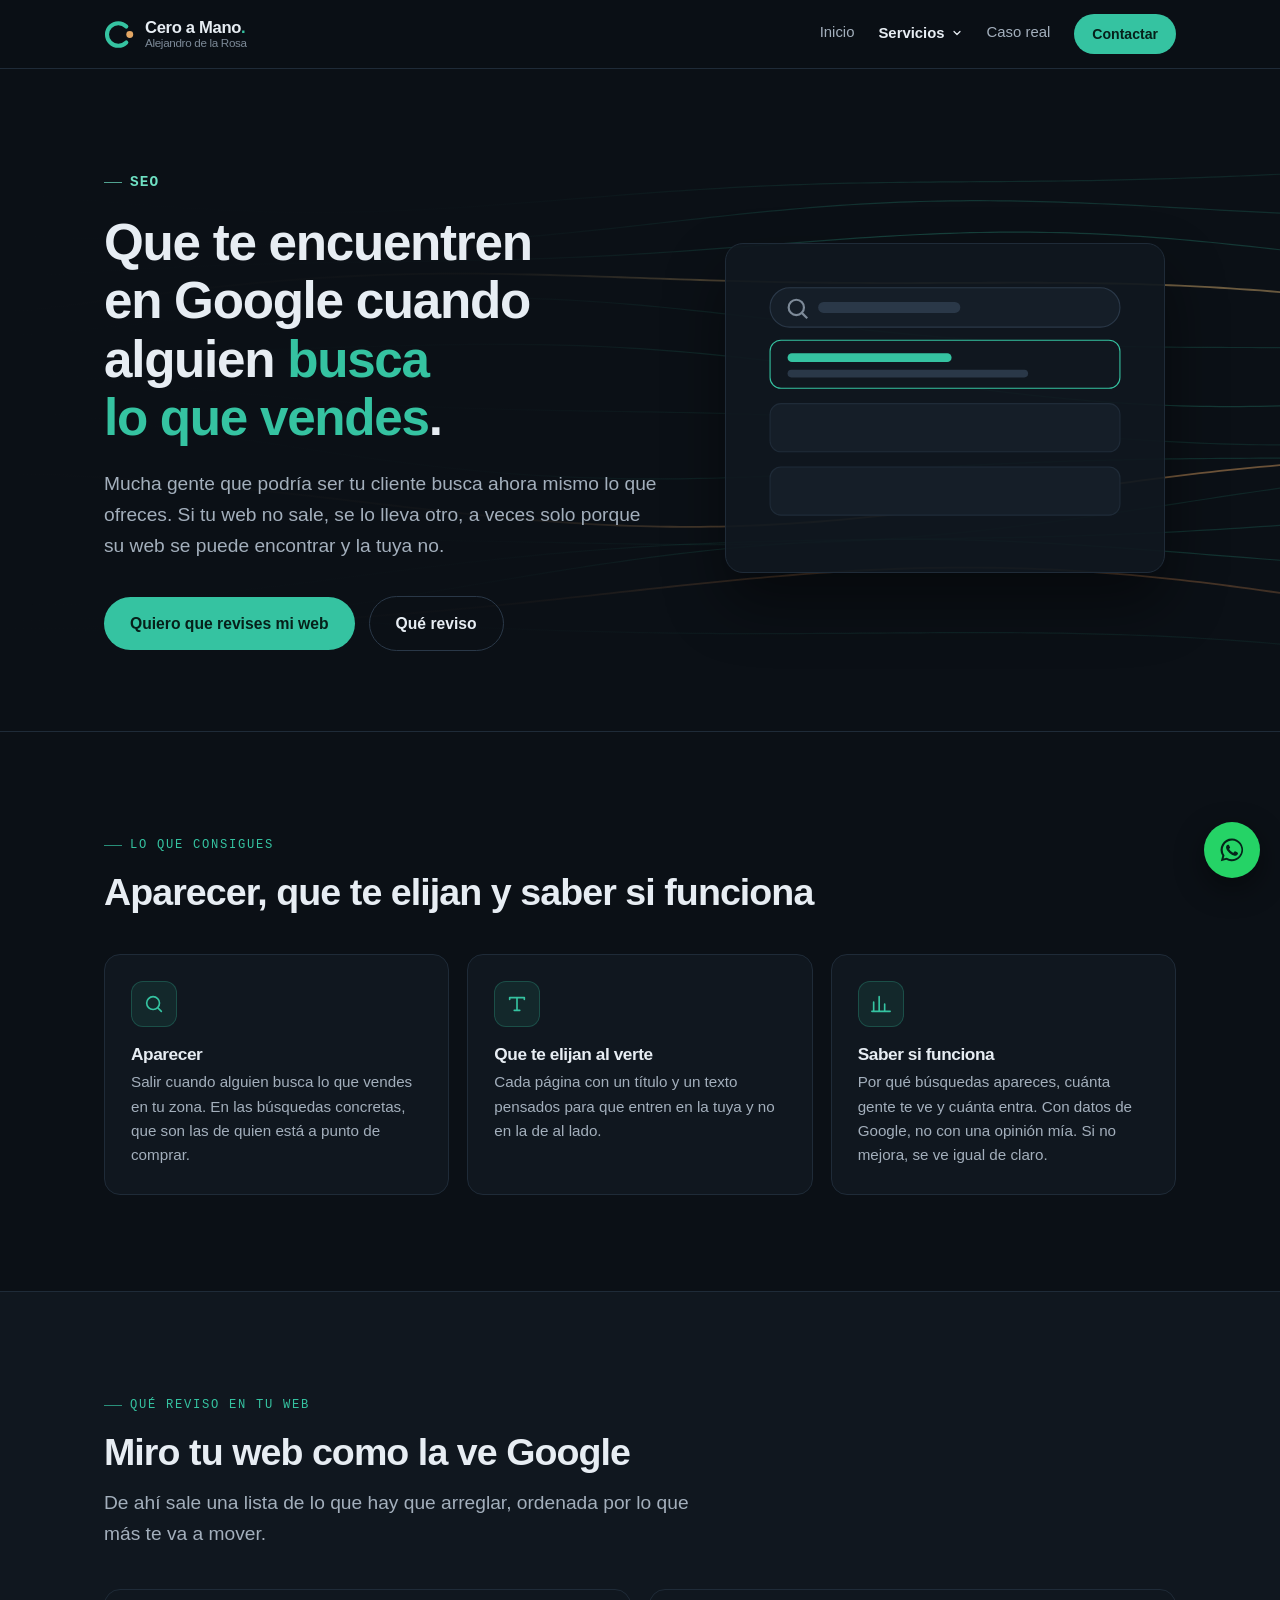
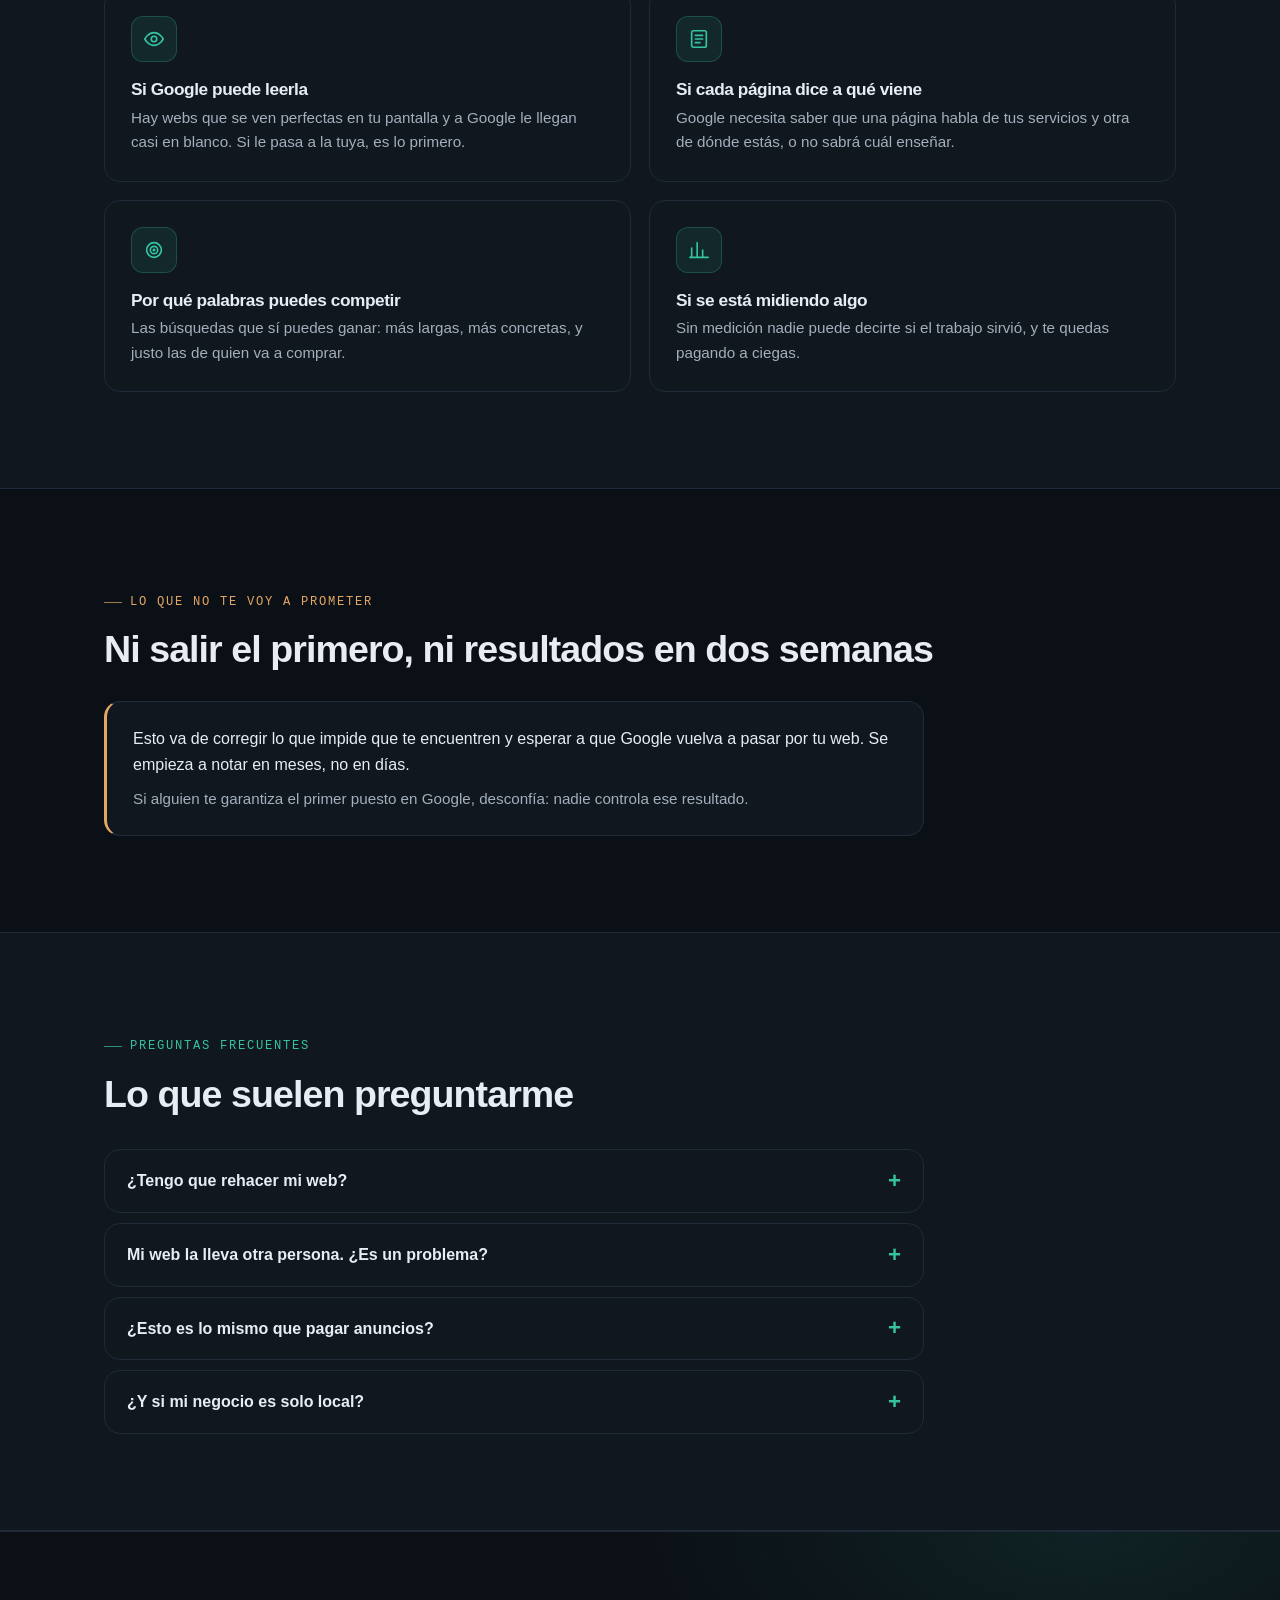
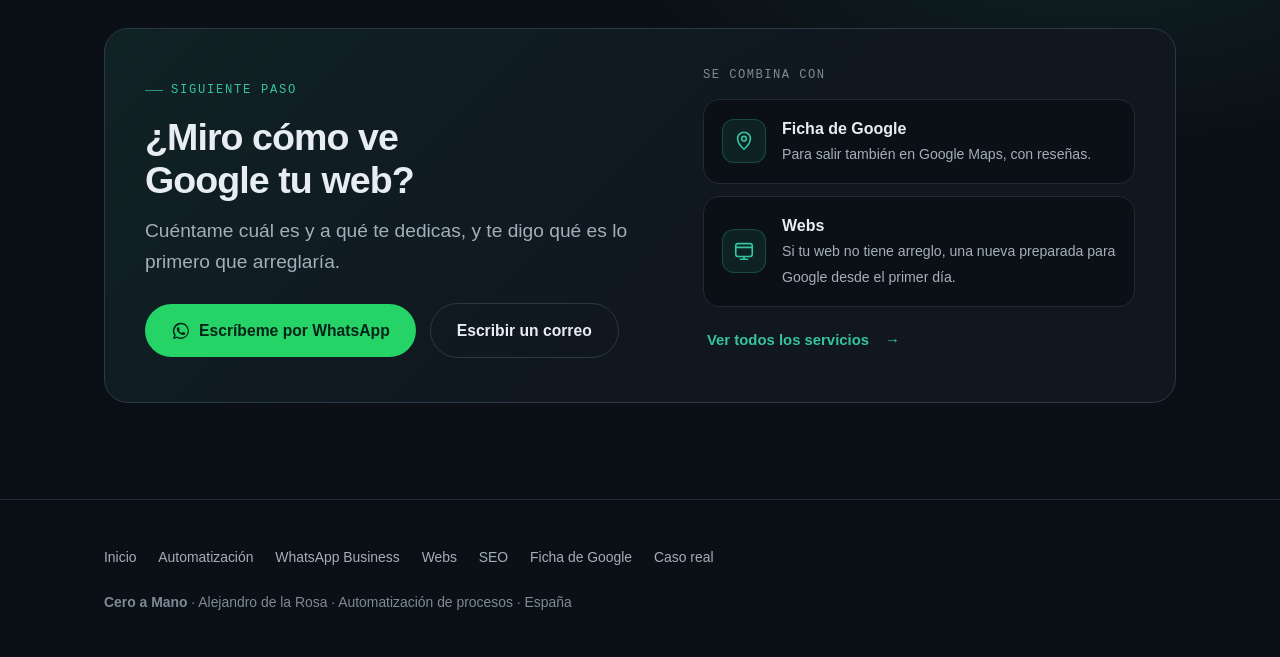
<file: seo-para-negocios.html>
<!DOCTYPE html>
<html lang="es">
<head>
<meta charset="utf-8">
<meta name="viewport" content="width=device-width, initial-scale=1">
<title>SEO para negocios: que te encuentren en Google · Cero a Mano</title>
<meta name="description" content="Que tu negocio aparezca en Google cuando buscan lo que vendes, que te elijan al verte y saber si funciona. En Zaragoza y en remoto para toda España.">
<link rel="canonical" href="https://ceroamano.com/seo-para-negocios.html">
<meta property="og:type" content="website">
<meta property="og:title" content="SEO para negocios: que te encuentren en Google · Cero a Mano">
<meta property="og:description" content="Que tu negocio aparezca en Google cuando buscan lo que vendes, que te elijan al verte y saber si funciona. En Zaragoza y en remoto para toda España.">
<meta property="og:url" content="https://ceroamano.com/seo-para-negocios.html">
<meta property="og:locale" content="es_ES">
<meta property="og:site_name" content="Cero a Mano">
<meta property="og:image" content="https://ceroamano.com/og-imagen.png">
<meta property="og:image:width" content="1200">
<meta property="og:image:height" content="630">
<meta property="og:image:alt" content="Cero a Mano. Automatización, WhatsApp Business, webs y SEO. Alejandro de la Rosa.">
<meta name="twitter:card" content="summary_large_image">
<meta name="twitter:title" content="SEO para negocios: que te encuentren en Google · Cero a Mano">
<meta name="twitter:description" content="Que tu negocio aparezca en Google cuando buscan lo que vendes, que te elijan al verte y saber si funciona. En Zaragoza y en remoto para toda España.">
<meta name="twitter:image" content="https://ceroamano.com/og-imagen.png">
<meta name="theme-color" content="#0b1016">
<link rel="icon" href="favicon.svg" type="image/svg+xml">
<script>document.documentElement.classList.add('js')</script>
<!-- WEB v5 (03/10/2026): fondo A (ondas arriba), aprobada por Alex. Estilos y código dentro de cada página: no usa estilos.css. -->
<style>
:root{
  --fondo:#0b1016; --capa:#10171f; --capa2:#151e28; --linea:#1f2b38; --linea2:#2a3848;
  --texto:#e7edf3; --suave:#a3afbc; --tenue:#7d8a98;
  --verde:#35c3a1; --verde-osc:#0d5f52; --verde-vidrio:rgba(53,195,161,.10);
  --ambar:#e3a664; --ambar-vidrio:rgba(227,166,100,.10);
  --radio:16px; --ancho:1120px;
  --mono:ui-monospace,"SF Mono","Cascadia Mono","Segoe UI Mono",Consolas,"Liberation Mono",monospace;
}
*{box-sizing:border-box;margin:0;padding:0}
html{scroll-behavior:smooth;background:var(--fondo)}
body{font-family:-apple-system,BlinkMacSystemFont,"Segoe UI",Inter,Roboto,Helvetica,Arial,sans-serif;
  color:var(--texto);background:var(--fondo);line-height:1.6;-webkit-font-smoothing:antialiased}
.env{max-width:var(--ancho);margin:0 auto;padding:0 24px}
section{padding:96px 0;position:relative}
h1,h2,h3{line-height:1.14;letter-spacing:-.025em;font-weight:700;color:var(--texto)}
h1{font-size:clamp(2.1rem,5.2vw,3.7rem);text-wrap:balance}
h2{font-size:clamp(1.6rem,3.4vw,2.35rem);margin-bottom:14px;text-wrap:balance}
h3{font-size:1.08rem;margin-bottom:6px}
p{color:var(--suave)}
.grande{font-size:clamp(1.03rem,1.8vw,1.2rem)}
.estrecho{max-width:58ch}
a{color:var(--verde)}
.resalte{color:var(--verde)}
:focus-visible{outline:2px solid var(--verde);outline-offset:3px;border-radius:6px}

/* etiqueta de sección en monoespaciada */
.etiqueta{display:inline-flex;align-items:center;gap:8px;font-family:var(--mono);font-size:.76rem;
  letter-spacing:.14em;text-transform:uppercase;color:var(--verde);margin-bottom:16px}
.etiqueta::before{content:"";width:18px;height:1px;background:currentColor;opacity:.7}
.etiqueta.ambar{color:var(--ambar)}

/* ── menú ─────────────────────────────────────────────────── */
nav{position:sticky;top:0;z-index:30;background:rgba(11,16,22,.78);
  backdrop-filter:blur(12px);-webkit-backdrop-filter:blur(12px);border-bottom:1px solid var(--linea)}
nav .env{display:flex;align-items:center;justify-content:space-between;height:68px;gap:18px}
.marca{font-weight:700;letter-spacing:-.02em;text-decoration:none;color:var(--texto);font-size:1.04rem;line-height:1.15}
.marca span{color:var(--verde)}
.marca em{display:block;font-style:normal;font-weight:500;font-size:.73rem;color:var(--tenue);margin-top:-1px}
.enlaces{display:flex;gap:24px;align-items:center}
.enlaces a{color:var(--suave);text-decoration:none;font-size:.93rem;transition:color .2s}
.enlaces a:hover{color:var(--texto)}
.enlaces a[aria-current]{color:var(--texto);font-weight:600}
.enlaces a:not(.btn){position:relative;padding-bottom:3px}
.enlaces a:not(.btn)::after{content:"";position:absolute;left:0;bottom:0;height:2px;width:0;background:var(--verde);transition:width .22s}
.enlaces a:not(.btn):hover::after,.enlaces a[aria-current]:not(.btn)::after{width:100%}
.enlaces a[aria-current]:not(.btn)::after{background:var(--tenue)}

/* ── botones ──────────────────────────────────────────────── */
.btn{display:inline-flex;align-items:center;justify-content:center;gap:8px;background:var(--verde);color:#06201a!important;
  text-decoration:none;padding:14px 26px;border-radius:999px;font-weight:650;font-size:.98rem;
  transition:transform .15s,box-shadow .2s;box-shadow:0 0 0 0 rgba(53,195,161,0)}
.btn:hover{transform:translateY(-2px);box-shadow:0 8px 28px rgba(53,195,161,.28)}
.btn.chico{padding:9px 18px;font-size:.88rem}
.btn.hueco{background:transparent;color:var(--texto)!important;border:1px solid var(--linea2)}
.btn.hueco:hover{border-color:var(--verde);box-shadow:none}
.acciones{display:flex;flex-wrap:wrap;gap:14px;align-items:center}

/* ── portada con lluvia de símbolos ───────────────────────── */
.hero{position:relative;overflow:hidden;padding:110px 0 84px;border-bottom:1px solid var(--linea)}
#lluvia{position:absolute;inset:0;width:100%;height:100%;display:block}
.hero::after{content:"";position:absolute;inset:0;pointer-events:none;
  background:linear-gradient(90deg,var(--fondo) 0%,rgba(11,16,22,.88) 38%,rgba(11,16,22,.2) 72%,rgba(11,16,22,.4) 100%),
             linear-gradient(0deg,var(--fondo) 0%,transparent 30%)}
.hero .env{position:relative;z-index:2}
.hero h1{max-width:17ch;margin-top:4px}
.hero .etiqueta{font-size:.9rem;letter-spacing:.08em;color:#6fe0c3;font-weight:600}
.hero .grande{margin:22px 0 34px;max-width:52ch}
.datos{display:grid;grid-template-columns:repeat(3,minmax(0,1fr));gap:1px;margin-top:62px;max-width:760px;
  background:var(--linea);border:1px solid var(--linea);border-radius:var(--radio);overflow:hidden}
.datos div{background:rgba(16,23,31,.86);padding:18px 20px;backdrop-filter:blur(4px)}
.datos b{display:block;font-family:var(--mono);font-size:1.45rem;font-weight:600;color:var(--texto);letter-spacing:-.02em}
.datos span{font-size:.84rem;color:var(--tenue);line-height:1.4;display:block;margin-top:4px}

/* ── cómo funciona: flujo + consola ───────────────────────── */
.flujo{display:grid;gap:22px;margin-top:44px}
@media(min-width:900px){.flujo{grid-template-columns:1.05fr .95fr;align-items:stretch}}
.pasos{display:flex;flex-direction:column;gap:12px;position:relative}
.paso{display:flex;gap:16px;align-items:flex-start;padding:20px 22px;border:1px solid var(--linea);border-radius:var(--radio);
  background:var(--capa);transition:border-color .4s,background .4s,transform .4s}
.paso .ico{flex:none;width:44px;height:44px;border-radius:12px;display:grid;place-items:center;
  background:var(--capa2);border:1px solid var(--linea2);color:var(--suave);transition:all .4s}
.paso p{font-size:.93rem;margin-top:2px}
.paso.activo{border-color:rgba(53,195,161,.55);background:linear-gradient(90deg,rgba(53,195,161,.08),var(--capa) 70%)}
.paso.activo .ico{color:var(--verde);border-color:rgba(53,195,161,.5);box-shadow:0 0 22px rgba(53,195,161,.18)}
.salidas{display:flex;flex-wrap:wrap;gap:8px;margin-top:10px}
.salidas span{font-size:.8rem;color:var(--suave);border:1px solid var(--linea2);border-radius:999px;padding:4px 11px}
.paso.activo .salidas span{border-color:rgba(53,195,161,.35);color:var(--texto)}

.consola{border:1px solid var(--linea2);border-radius:var(--radio);background:#070b0f;overflow:hidden;
  display:flex;flex-direction:column;min-height:300px;font-family:var(--mono);font-size:.84rem}
.consola .barra{display:flex;align-items:center;gap:7px;padding:12px 16px;border-bottom:1px solid var(--linea);color:var(--tenue);font-size:.75rem}
.consola .barra i{width:9px;height:9px;border-radius:50%;background:var(--linea2);display:block}
.consola .barra em{font-style:normal;margin-left:8px}
.consola .barra .vivo{margin-left:auto;color:var(--verde);display:flex;align-items:center;gap:6px}
.consola .barra .vivo::before{content:"";width:7px;height:7px;border-radius:50%;background:var(--verde);animation:latido 1.6s infinite}
@keyframes latido{0%,100%{opacity:1}50%{opacity:.25}}
.registro{list-style:none;padding:16px 18px;display:flex;flex-direction:column;gap:9px;flex:1}
.registro li{display:flex;gap:10px;color:var(--suave);transform:translateY(6px);transition:opacity .35s,transform .35s}
.js .registro li{opacity:0;transform:translateY(6px)}
.js .registro li.ve{opacity:1;transform:none}
.registro li .h{color:#7d8a98;flex:none}
.registro li .ok{color:var(--verde)}
.registro li .ent{color:var(--ambar)}
.pie-fig{margin-top:16px;font-size:.86rem;color:var(--tenue)}

/* ── servicios en pestañas ────────────────────────────────── */
.fondo-capa{background:var(--capa);border-top:1px solid var(--linea);border-bottom:1px solid var(--linea)}
.pestanas{display:flex;gap:6px;margin-top:38px;padding:6px;border:1px solid var(--linea);border-radius:999px;
  background:var(--fondo);width:max-content;max-width:100%;overflow-x:auto;scrollbar-width:none}
.pestanas::-webkit-scrollbar{display:none}
.pestanas button{all:unset;cursor:pointer;display:flex;align-items:center;gap:8px;padding:11px 18px;border-radius:999px;
  font-size:.93rem;font-weight:600;color:var(--suave);white-space:nowrap;transition:background .25s,color .25s}
.pestanas button:hover{color:var(--texto)}
.pestanas button[aria-selected="true"]{background:var(--capa2);color:var(--texto);box-shadow:inset 0 0 0 1px var(--linea2)}
.pestanas button[aria-selected="true"] svg{color:var(--verde)}
.pestanas button:focus-visible{outline:2px solid var(--verde);outline-offset:-2px}
.panel{display:grid;gap:34px;margin-top:26px;padding:34px;border:1px solid var(--linea);border-radius:22px;background:var(--fondo)}
@media(min-width:900px){.panel{grid-template-columns:1fr 1fr;align-items:center;padding:44px}}
.panel[hidden]{display:none}
.panel.entra{animation:entra .45s cubic-bezier(.2,.7,.3,1)}
@keyframes entra{from{opacity:0;transform:translateY(10px)}to{opacity:1;transform:none}}
.panel h3{font-size:1.45rem;margin-bottom:10px}
.puntos{list-style:none;margin:22px 0 26px;display:flex;flex-direction:column;gap:12px}
.puntos li{display:flex;gap:12px;align-items:center;color:var(--texto);font-size:.97rem}
.puntos li svg{flex:none;color:var(--verde)}
.mas{font-weight:600;text-decoration:none;display:inline-flex;gap:6px;align-items:center;padding:10px 0}
.mas:hover{gap:10px}
.mas{transition:gap .2s}
.escena{border:1px solid var(--linea);border-radius:18px;background:var(--capa);aspect-ratio:4/3;position:relative;overflow:hidden}
.escena svg{position:absolute;inset:0;width:100%;height:100%}


/* ── las piezas se conectan ───────────────────────────────── */
.conecta{margin-top:26px;padding:34px;border:1px solid var(--linea);border-radius:22px;background:var(--fondo)}
.conecta h3{font-size:1.35rem;margin-bottom:8px}
.cadena{list-style:none;display:grid;margin-top:30px}
.cadena li{position:relative;display:grid;grid-template-columns:48px 1fr;gap:0 16px;padding-bottom:30px;align-content:start}
.cadena li:last-child{padding-bottom:0}
.nodo{width:48px;height:48px;border-radius:14px;display:grid;place-items:center;background:var(--capa2);
  border:1px solid rgba(53,195,161,.4);color:var(--verde);box-shadow:0 0 22px rgba(53,195,161,.12);position:relative;z-index:1}
.cadena em{display:inline-block;font-style:normal;font-family:var(--mono);font-size:.7rem;letter-spacing:.1em;text-transform:uppercase;
  color:var(--verde);border:1px solid rgba(53,195,161,.3);border-radius:999px;padding:7px 10px;margin-bottom:8px;line-height:1;text-box:trim-both cap alphabetic}
.cadena b{display:block;color:var(--texto);font-weight:600;font-size:1rem;line-height:1.35}
.hilo{position:absolute;left:23px;top:52px;bottom:4px;width:2px;background:var(--linea2);overflow:hidden}
.hilo::after{content:"";position:absolute;left:-2px;top:-35%;width:6px;height:35%;border-radius:3px;
  background:linear-gradient(180deg,transparent,var(--verde));animation:viajeV 2.4s linear infinite}
.cadena li:nth-child(2) .hilo::after{animation-delay:1.2s}
@keyframes viajeV{to{top:100%}}
@keyframes viajeH{to{left:100%}}
@media(min-width:820px){
  .cadena{grid-template-columns:repeat(3,1fr);gap:18px}
  .cadena li{grid-template-columns:1fr;gap:14px;padding-bottom:0;padding-right:24px}
  .hilo{left:60px;right:-6px;top:23px;bottom:auto;width:auto;height:2px}
  .hilo::after{top:-2px;left:-35%;width:35%;height:6px;background:linear-gradient(90deg,transparent,var(--verde));animation-name:viajeH}
}
@media(max-width:560px){.conecta{padding:24px}}


/* ── menú: «Servicios» desplegable ─────────────────────────── */
.desplegable{position:relative}
.abre-sub{all:unset;cursor:pointer;display:inline-flex;align-items:center;gap:6px;color:var(--suave);font-size:.93rem;padding-bottom:3px;transition:color .2s}
.abre-sub:hover,.abre-sub.actual,.desplegable.abierto .abre-sub{color:var(--texto)}
.abre-sub.actual{font-weight:600}
.abre-sub svg{transition:transform .2s}
.desplegable.abierto .abre-sub svg{transform:rotate(180deg)}
.abre-sub:focus-visible{outline:2px solid var(--verde);outline-offset:4px;border-radius:6px}
.sub{position:absolute;top:100%;left:-16px;padding-top:14px;display:none;z-index:40}
.desplegable.abierto .sub{display:block}
.sub .caja{min-width:250px;background:var(--capa);border:1px solid var(--linea2);border-radius:14px;padding:8px;
  box-shadow:0 18px 40px rgba(0,0,0,.5);display:flex;flex-direction:column}
.sub a,.enlaces .sub a:not(.btn){display:flex;align-items:center;gap:10px;padding:11px 12px;border-radius:9px;color:var(--suave);font-size:.93rem}
.sub a svg{color:var(--tenue);flex:none}
.sub a:hover{background:var(--capa2);color:var(--texto)}
.sub a:hover svg,.sub a[aria-current] svg{color:var(--verde)}
.sub a[aria-current]{color:var(--texto);font-weight:600;background:var(--capa2)}
.enlaces .sub a:not(.btn)::after{display:none}
@media(hover:hover) and (min-width:861px){.desplegable:hover .sub{display:block}.desplegable:hover .abre-sub svg{transform:rotate(180deg)}}

/* ── ¿Te pasa esto? ───────────────────────────────────────── */
.problemas{display:grid;gap:14px;margin-top:38px}
@media(min-width:760px){.problemas{grid-template-columns:repeat(2,1fr)}}
@media(min-width:1040px){.problemas{grid-template-columns:repeat(3,1fr)}}
.problema{border:1px solid var(--linea);border-radius:var(--radio);background:var(--capa);padding:24px;display:flex;flex-direction:column;
  justify-content:space-between;gap:18px;transition:border-color .2s,transform .2s cubic-bezier(.2,.7,.3,1)}
.problema:hover{border-color:var(--linea2);transform:translateY(-3px)}
.problema q{quotes:"«" "»";font-size:1.12rem;font-weight:600;color:var(--texto);line-height:1.35}
.problema .va{display:flex;flex-wrap:wrap;gap:8px;margin-top:auto}
.problema .va a{display:inline-flex;align-items:center;gap:7px;text-decoration:none;font-size:.86rem;font-weight:600;color:var(--verde);
  border:1px solid rgba(53,195,161,.3);border-radius:999px;padding:9px 14px;transition:background .2s,border-color .2s}
.problema .va a:hover{background:var(--verde-vidrio);border-color:var(--verde)}


/* ── WhatsApp ─────────────────────────────────────────────── */
.btn.wa{background:#25d366;color:#05241a!important}
.btn.wa:hover{box-shadow:0 8px 28px rgba(37,211,102,.3)}
.wa-flota{position:fixed;right:20px;bottom:22px;z-index:60;width:56px;height:56px;border-radius:50%;display:grid;place-items:center;
  background:#25d366;color:#05241a;box-shadow:0 10px 30px rgba(0,0,0,.45);transition:transform .2s,opacity .3s}
.wa-flota svg{width:28px;height:28px}
.wa-flota:hover{transform:scale(1.07)}
.wa-flota:focus-visible{outline:3px solid #e7edf3;outline-offset:3px}
.wa-flota.oculto{opacity:0;pointer-events:none;transform:scale(.8);visibility:hidden;transition:transform .2s,opacity .3s,visibility 0s .3s}


/* ── ¿Te pasa esto?, plegable ─────────────────────────────── */
.plegable{position:relative;border:1px solid var(--linea);border-radius:22px;background:var(--capa);transition:border-color .2s}
.plegable:hover{border-color:var(--linea2)}
.pleg-cab{padding:30px 34px}
.pleg-cab .etiqueta{margin-bottom:10px}
.pleg-cab h2{margin:0}
.plegable summary{list-style:none;cursor:pointer;position:absolute;top:50px;right:34px;border-radius:999px}
.plegable details[open] summary{top:50px}
.plegable summary::-webkit-details-marker{display:none}
.plegable .abre{display:inline-flex;align-items:center;gap:10px;font-size:.9rem;font-weight:600;color:var(--verde);
  border:1px solid rgba(53,195,161,.35);border-radius:999px;padding:10px 16px;white-space:nowrap;transition:background .2s}
.plegable summary:hover .abre{background:var(--verde-vidrio)}
.plegable .abre svg{transition:transform .25s}
.plegable details[open] .abre svg{transform:rotate(180deg)}
.plegable .abre .cerrar{display:none}
.plegable details[open] .abre .ver{display:none}
.plegable details[open] .abre .cerrar{display:inline}
.plegable summary:focus-visible{outline:2px solid var(--verde);outline-offset:3px}
.plegable .dentro-pleg{padding:0 34px 34px}
.plegable .problemas{margin-top:0}
.plegable details[open] .dentro-pleg{animation:entra .45s cubic-bezier(.2,.7,.3,1)}
@media(max-width:560px){.pleg-cab{padding:24px 24px 16px}.plegable summary{position:static;display:block;padding:0 24px 24px}.plegable .dentro-pleg{padding:0 24px 24px}}

/* ── fondo de ondas: se apaga detrás del texto (máscara en CSS, no en cada fotograma) ── */
@media(min-width:701px){#lluvia{-webkit-mask-image:linear-gradient(90deg,rgba(0,0,0,.15) 0%,rgba(0,0,0,.4) 37%,#000 62%);mask-image:linear-gradient(90deg,rgba(0,0,0,.15) 0%,rgba(0,0,0,.4) 37%,#000 62%)}}

/* ── cómo trabajo ─────────────────────────────────────────── */
.rejilla{display:grid;gap:18px;margin-top:40px}
@media(min-width:820px){.tres{grid-template-columns:repeat(3,1fr)}.dos{grid-template-columns:1fr 1fr}}
.tarjeta{background:var(--capa);border:1px solid var(--linea);border-radius:var(--radio);padding:26px;
  transition:transform .2s cubic-bezier(.2,.7,.3,1),border-color .2s}
.tarjeta:hover{transform:translateY(-4px);border-color:var(--linea2)}
.tarjeta .ico{width:46px;height:46px;border-radius:12px;display:grid;place-items:center;margin-bottom:18px;
  background:var(--verde-vidrio);color:var(--verde);border:1px solid rgba(53,195,161,.25)}
.tarjeta p{font-size:.95rem}

/* ── caso real ────────────────────────────────────────────── */
.caso{display:grid;gap:22px;margin-top:40px}
@media(min-width:900px){.caso{grid-template-columns:.9fr 1.1fr}}
.cifra{border:1px solid var(--linea);border-radius:var(--radio);background:var(--capa);padding:30px;display:flex;flex-direction:column;justify-content:center;gap:10px}
.anillo{position:relative;width:170px;height:170px;margin-bottom:8px}
.anillo svg{width:100%;height:100%;transform:rotate(-90deg)}
.anillo .pista{stroke:var(--linea2)}
.anillo .arco{stroke:var(--ambar);stroke-linecap:round;stroke-dasharray:440.5;stroke-dashoffset:440;transition:stroke-dashoffset 1.8s cubic-bezier(.2,.7,.3,1)}
.anillo.dentro .arco{stroke-dashoffset:0}
.anillo b{position:absolute;inset:0;display:grid;place-items:center;font-family:var(--mono);font-size:2.6rem;font-weight:600;letter-spacing:-.03em}
.anillo b small{display:block;font-size:.85rem;color:var(--tenue);font-weight:500;text-align:center;letter-spacing:0;margin-top:-4px}
.cifra .titular{font-size:1.2rem;font-weight:650;color:var(--texto)}
.cifra .fuente{font-size:.82rem;color:var(--tenue)}
.antes{border:1px solid var(--linea);border-radius:var(--radio);background:var(--capa);padding:28px}
.antes h3{font-family:var(--mono);font-size:.76rem;letter-spacing:.14em;text-transform:uppercase;color:var(--tenue);font-weight:500;margin-bottom:16px}
.tachar{list-style:none;display:flex;flex-direction:column;gap:10px}
.tachar li{display:flex;align-items:center;gap:12px;color:var(--suave);font-size:.96rem;position:relative}
.tachar li i{flex:none;width:22px;height:22px;border-radius:6px;border:1px solid var(--linea2);display:grid;place-items:center;
  font-style:normal;font-size:.7rem;font-family:var(--mono);color:var(--tenue);transition:all .35s}
.tachar li span{text-decoration:line-through 1.5px transparent;transition:text-decoration-color .5s,color .5s}
.tachar li.hecho span{color:var(--tenue)}
.tachar li.hecho span{text-decoration-color:var(--ambar)}
.tachar li.hecho i{background:var(--ambar-vidrio);border-color:rgba(227,166,100,.4);color:var(--ambar)}
.ahora{margin-top:20px;padding-top:18px;border-top:1px dashed var(--linea2);display:flex;gap:12px;align-items:center;
  color:var(--texto);font-weight:600;transition:all .5s}
.js .ahora{opacity:0;transform:translateY(6px)}
.js .ahora.ve{opacity:1;transform:none}
.ahora svg{color:var(--verde);flex:none}
blockquote{margin-top:22px;border:1px solid var(--linea);border-left:3px solid var(--verde);border-radius:var(--radio);
  background:var(--capa);padding:26px 28px;font-size:1.04rem;color:var(--texto)}
blockquote footer{margin-top:12px;font-size:.88rem;color:var(--tenue)}

/* ── en desarrollo ────────────────────────────────────────── */
.estado{display:inline-flex;align-items:center;gap:7px;font-family:var(--mono);font-size:.72rem;letter-spacing:.08em;
  text-transform:uppercase;color:var(--ambar);margin-bottom:12px}
.estado::before{content:"";width:7px;height:7px;border-radius:50%;background:var(--ambar);animation:latido 2s infinite}

/* ── contacto ─────────────────────────────────────────────── */
.cta{border-top:1px solid var(--linea);background:
  radial-gradient(700px 320px at 85% 0%,rgba(53,195,161,.10),transparent 65%),var(--fondo)}
.como{list-style:none;display:grid;gap:14px;margin:34px 0 34px;counter-reset:c}
@media(min-width:820px){.como{grid-template-columns:repeat(3,1fr)}}
.como li{counter-increment:c;border:1px solid var(--linea);border-radius:var(--radio);padding:20px 22px;background:var(--capa);color:var(--suave);font-size:.95rem}
.como li::before{content:"0" counter(c);display:block;font-family:var(--mono);color:var(--verde);font-size:.8rem;margin-bottom:8px}
.como li b{color:var(--texto);font-weight:600}

footer.pie{padding:36px 0 44px;font-size:.87rem;color:var(--tenue);border-top:1px solid var(--linea)}
.pie .env{display:flex;justify-content:space-between;flex-wrap:wrap;gap:12px}
.pie a{color:var(--suave);text-decoration:none;margin-right:18px;display:inline-block;padding:10px 0}
.pie a:hover{color:var(--verde)}

/* ── aparición al bajar ───────────────────────────────────── */
.js .rev{opacity:0;transform:translateY(18px);transition:opacity .7s cubic-bezier(.2,.7,.3,1),transform .7s cubic-bezier(.2,.7,.3,1)}
.js .rev.dentro{opacity:1;transform:none}
@media print{.js .rev,.js .registro li,.js .ahora{opacity:1!important;transform:none!important}.panel[hidden]{display:grid}#lluvia{display:none}}
.rev.d1{transition-delay:.08s}.rev.d2{transition-delay:.16s}

section[id],.panel{scroll-margin-top:84px}
@media(max-width:380px){.pestanas button[role="tab"]{font-size:.71rem;padding:10px 2px;letter-spacing:-.01em}}

/* ── menú del móvil ───────────────────────────────────────── */
.abrir-menu{display:none;background:none;border:0;padding:10px;cursor:pointer;width:44px;height:44px;flex-direction:column;justify-content:center;gap:5px}
.abrir-menu span{display:block;height:2px;width:22px;background:var(--texto);border-radius:2px;transition:transform .25s,opacity .18s}
.abrir-menu.activo span:nth-child(1){transform:translateY(7px) rotate(45deg)}
.abrir-menu.activo span:nth-child(2){opacity:0}
.abrir-menu.activo span:nth-child(3){transform:translateY(-7px) rotate(-45deg)}
@media(max-width:860px){
  .abrir-menu{display:flex}
  nav .env{position:relative}
  .enlaces{position:absolute;top:100%;left:0;right:0;flex-direction:column;align-items:stretch;gap:0;
    background:var(--capa);border-bottom:1px solid var(--linea);box-shadow:0 18px 40px rgba(0,0,0,.45);
    max-height:0;overflow:hidden;transition:max-height .3s cubic-bezier(.2,.7,.3,1)}
  .enlaces:not(.abierto){visibility:hidden;transition:max-height .3s cubic-bezier(.2,.7,.3,1),visibility 0s .3s}
  .enlaces.abierto{max-height:calc(100vh - 110px);overflow-y:auto}
  .pestanas{width:100%;display:grid;grid-template-columns:repeat(6,1fr);border-radius:18px}
  .pestanas button{grid-column:span 2}
  .pestanas button:nth-child(n+4){grid-column:span 3}
  .pestanas button{flex-direction:column;justify-content:center;white-space:normal;text-align:center;min-height:56px;padding:10px 6px;font-size:.84rem;line-height:1.2;border-radius:14px}

  .enlaces a,.enlaces a:not(.btn){display:block;padding:17px 24px;font-size:1.02rem;border-top:1px solid var(--linea)}
  .enlaces a:not(.btn)::after{display:none}
  .enlaces a[aria-current]{background:var(--capa2);box-shadow:inset 3px 0 0 var(--verde)}
  .enlaces a.btn{margin:16px 24px 22px;text-align:center;padding:15px 24px;display:flex}
  .desplegable{border-top:1px solid var(--linea)}
  .abre-sub{display:flex;justify-content:space-between;width:100%;box-sizing:border-box;padding:17px 24px;font-size:1.02rem}
  .abre-sub.actual{box-shadow:inset 3px 0 0 var(--verde)}
  .sub{position:static;padding:0 0 8px}
  .sub .caja{min-width:0;background:none;border:0;box-shadow:none;padding:0 12px}
  .enlaces .sub a,.enlaces .sub a:not(.btn){border-top:0;padding:13px 16px 13px 28px;font-size:.98rem}
}
@media(max-width:560px){
  section{padding:72px 0}
  .hero{padding:72px 0 56px}
  .hero .etiqueta{font-size:.78rem;letter-spacing:.05em}
  .hero::after{background:linear-gradient(180deg,rgba(11,16,22,.35) 0%,rgba(11,16,22,.62) 50%,var(--fondo) 100%)}
  .acciones{flex-direction:column;align-items:stretch}
  .acciones .btn{width:100%}
  .datos{grid-template-columns:1fr;margin-top:44px}
  .datos div{display:flex;align-items:baseline;gap:14px}
  .datos b{font-size:1.15rem;min-width:104px;white-space:nowrap}
  .datos span{margin-top:0}
  .marca em{font-size:.7rem}
  .panel{padding:24px}
  .anillo{width:140px;height:140px}
}

@media (prefers-reduced-motion: reduce){
  html{scroll-behavior:auto}
  .rev,.registro li,.ahora,.js .rev,.js .registro li,.js .ahora{opacity:1;transform:none;transition:none}
  .tarjeta:hover,.btn:hover{transform:none}
  .panel.entra{animation:none}
  .consola .barra .vivo::before,.estado::before{animation:none}
  .anillo .arco{transition:none}
  .escena *{animation:none!important}
  .hilo::after{display:none}
  .plegable details[open] .dentro-pleg{animation:none}
  .plegable .abre svg{transition:none}
  .wa-flota,.wa-flota.oculto{transition:none}
  .s1-fila,.s2-b,.s4-b,.s5-c{opacity:1!important}
  .s1-sobre{opacity:1!important;transform:translateX(118px)!important}
  .tachar li span{transition:none}
}

/* ── página interior: ficha de Google ─────────────────────── */
.hero.interior{padding:96px 0 80px}
.hero.interior .rejilla-hero{display:grid;gap:44px;align-items:center}
@media(min-width:960px){.hero.interior .rejilla-hero{grid-template-columns:1.1fr .9fr}}
.hero.interior h1{font-size:clamp(2rem,4.4vw,3.2rem);max-width:18ch}
nav.miga{position:static;background:none;backdrop-filter:none;-webkit-backdrop-filter:none;border:0;z-index:auto;font-size:.84rem;color:var(--tenue);margin-bottom:22px}
.miga a{color:var(--suave);text-decoration:none}
.miga a:hover{color:var(--verde)}
.ficha-mock{position:relative;z-index:2;border:1px solid var(--linea2);border-radius:20px;background:rgba(16,23,31,.92);
  backdrop-filter:blur(6px);padding:24px;max-width:420px;width:100%;justify-self:center;box-shadow:0 30px 60px rgba(0,0,0,.45)}
.fm-cab{display:flex;gap:14px;align-items:center;padding-bottom:18px;border-bottom:1px solid var(--linea)}
.fm-pin{width:46px;height:46px;border-radius:12px;display:grid;place-items:center;background:var(--verde-vidrio);color:var(--verde);border:1px solid rgba(53,195,161,.3);flex:none}
.fm-cab b{display:block;color:var(--texto);font-size:1.05rem}
.fm-cab span{font-size:.82rem;color:var(--tenue)}
.fm-campos{list-style:none;display:flex;flex-direction:column;gap:2px;padding:12px 0}
.fm-campos li{display:flex;justify-content:space-between;align-items:center;padding:8px 2px;font-family:var(--mono);font-size:.82rem;color:var(--tenue);transition:color .35s}
.fm-campos li i{width:20px;height:20px;border-radius:6px;border:1px solid var(--linea2);display:grid;place-items:center;font-style:normal;color:transparent;transition:all .35s}
.fm-campos li.ok{color:var(--texto)}
.fm-campos li.ok i{border-color:rgba(53,195,161,.5);background:var(--verde-vidrio);color:var(--verde)}
.fm-burbuja{border:1px solid var(--linea2);border-radius:14px;padding:12px 14px;margin-top:10px;transition:opacity .45s,transform .45s}
.fm-burbuja em{display:block;font-style:normal;font-family:var(--mono);font-size:.72rem;letter-spacing:.06em;margin-bottom:8px}
.fm-burbuja i{display:block;height:7px;border-radius:4px;background:var(--linea2);margin-top:6px}
.fm-burbuja i+i{width:65%}
.fm-resena{border-color:rgba(227,166,100,.45)}
.fm-resena em{color:var(--ambar)}
.fm-resp{margin-left:28px;border-color:rgba(53,195,161,.4)}
.fm-resp em{color:var(--verde)}
.js .fm-burbuja{opacity:0;transform:translateY(8px)}
.js .fm-burbuja.ve{opacity:1;transform:none}

.cadena.cuatro li p{font-size:.92rem;margin-top:6px}
@media(min-width:820px){.cadena.cuatro{grid-template-columns:repeat(4,1fr)}}
.chips{display:flex;flex-wrap:wrap;gap:6px;margin-top:10px}
.chips span{font-size:.78rem;color:var(--suave);border:1px solid var(--linea2);border-radius:999px;padding:4px 10px}

.vias{display:grid;gap:18px;margin-top:40px}
@media(min-width:880px){.vias{grid-template-columns:1fr 1fr}}
.via{border:1px solid var(--linea);border-radius:20px;background:var(--fondo);padding:30px;display:grid;grid-template-columns:minmax(0,1fr);gap:24px}
.via h3{font-size:1.25rem}
.via p{font-size:.96rem}
.via .vis{border:1px solid var(--linea);border-radius:16px;background:var(--capa);min-height:210px;display:grid;place-items:center;padding:22px}
.qr-cartel{display:flex;align-items:center;justify-content:center;flex-wrap:wrap;gap:20px}
.qr-cartel svg{flex:none}
.qr-cartel span{font-family:var(--mono);font-size:.8rem;color:var(--suave);max-width:13ch;line-height:1.5}
.qr-linea{animation:escanea 2.6s ease-in-out infinite}
@keyframes escanea{0%,100%{transform:translateY(0)}50%{transform:translateY(64px)}}
.chat{width:100%;max-width:330px;display:flex;flex-direction:column;gap:10px}
.chat .hora{font-family:var(--mono);font-size:.72rem;color:var(--tenue);text-align:center}
.chat .msg{align-self:flex-start;background:#163a33;color:#dff5ee;border-radius:4px 16px 16px 16px;padding:12px 14px;font-size:.9rem;line-height:1.45;max-width:92%}
.chat .msg u{color:#7fe3c9;text-decoration:underline}
.chat .escribiendo{align-self:flex-start;display:none;gap:4px;padding:12px 14px;border-radius:4px 16px 16px 16px;background:#163a33}
.chat .escribiendo b{width:6px;height:6px;border-radius:50%;background:#7fe3c9;animation:punto 1.2s infinite}
.chat .escribiendo b:nth-child(2){animation-delay:.15s}.chat .escribiendo b:nth-child(3){animation-delay:.3s}
@keyframes punto{0%,60%,100%{opacity:.25}30%{opacity:1}}
.js .chat:not(.listo) .escribiendo{display:flex}
.js .chat .msg{display:none}
.js .chat.listo .msg{display:block;animation:entra .4s cubic-bezier(.2,.7,.3,1)}
.js .chat.listo .escribiendo{display:none}

.tarjeta-cierre{border:1px solid var(--linea2);border-radius:24px;padding:40px;background:linear-gradient(135deg,rgba(53,195,161,.10),var(--capa) 55%);display:grid;gap:30px}
@media(min-width:900px){.tarjeta-cierre{grid-template-columns:1.1fr .9fr;align-items:center}}
.relac{display:grid;gap:12px}
.relac h3{font-family:var(--mono);font-size:.76rem;letter-spacing:.12em;text-transform:uppercase;color:var(--tenue);font-weight:500;margin-bottom:4px}
.relac a{display:flex;gap:16px;align-items:center;text-decoration:none;border:1px solid var(--linea);border-radius:var(--radio);background:var(--fondo);padding:16px 18px;transition:border-color .2s,transform .2s}
.relac a:hover{border-color:var(--linea2);transform:translateY(-2px)}
.relac .ico{width:44px;height:44px;border-radius:12px;display:grid;place-items:center;flex:none;background:var(--verde-vidrio);color:var(--verde);border:1px solid rgba(53,195,161,.25)}
.relac b{display:block;color:var(--texto)}
.relac small{color:var(--suave);font-size:.88rem}
.relac a.todos{border:0;background:none;padding:10px 4px;font-weight:600;color:var(--verde);font-size:.93rem}
@media(max-width:560px){.tarjeta-cierre{padding:24px}}
@media(max-width:560px){.hero.interior{padding:56px 0 56px}.via{padding:22px}.ficha-mock{padding:20px}}
@media (prefers-reduced-motion: reduce){.qr-linea,.chat .escribiendo b,.js .chat.listo .msg{animation:none}.js .fm-burbuja{opacity:1;transform:none}}

/* ── páginas interiores (web completa v4) ─────────────────── */
.faq{max-width:820px;margin-top:34px;display:grid;gap:10px}
.faq details{border:1px solid var(--linea);border-radius:var(--radio);background:var(--capa);transition:border-color .2s}
.faq details[open]{border-color:var(--linea2)}
.faq summary{list-style:none;cursor:pointer;padding:18px 22px;font-weight:600;color:var(--texto);display:flex;justify-content:space-between;align-items:center;gap:16px;border-radius:var(--radio)}
.faq summary::-webkit-details-marker{display:none}
.faq summary::after{content:"+";color:var(--verde);font-size:1.4rem;line-height:1;flex:none}
.faq details[open] summary::after{content:"−"}
.faq summary:focus-visible{outline:2px solid var(--verde);outline-offset:2px}
.faq details p{padding:0 22px 20px;font-size:.96rem}
.sintomas{display:grid;gap:12px;margin-top:34px}
@media(min-width:760px){.sintomas{grid-template-columns:1fr 1fr}}
.sintomas li{list-style:none;display:flex;gap:14px;align-items:flex-start;border:1px solid var(--linea);border-radius:var(--radio);background:var(--capa);padding:18px 20px;color:var(--texto)}
.sintomas li svg{flex:none;color:var(--ambar);margin-top:2px}
.compara{display:grid;gap:18px;margin-top:38px}
@media(min-width:860px){.compara{grid-template-columns:1fr 1fr}}
.compara .col{border:1px solid var(--linea);border-radius:var(--radio);background:var(--capa);padding:28px}
.compara .col.ahora-col{border-color:rgba(53,195,161,.35);background:linear-gradient(160deg,rgba(53,195,161,.07),var(--capa) 60%)}
.compara h3{font-family:var(--mono);font-size:.76rem;letter-spacing:.14em;text-transform:uppercase;color:var(--tenue);font-weight:500;margin-bottom:16px}
.compara .ahora-col h3{color:var(--verde)}
.compara ul{list-style:none;display:flex;flex-direction:column;gap:12px}
.compara li{display:flex;gap:12px;align-items:flex-start;color:var(--suave);font-size:.97rem}
.compara .ahora-col li{color:var(--texto)}
.compara li svg{flex:none;margin-top:3px}
.compara .antes-col li svg{color:var(--ambar)}
.compara .ahora-col li svg{color:var(--verde)}
.aviso{max-width:820px;margin-top:30px;border:1px solid var(--linea);border-left:3px solid var(--ambar);border-radius:var(--radio);background:var(--capa);padding:24px 26px}
.aviso p{color:var(--texto)}
.aviso p+p{margin-top:10px;color:var(--suave);font-size:.95rem}
.hero.interior .escena{max-width:440px;width:100%;justify-self:center;position:relative;z-index:2;background:rgba(16,23,31,.92);box-shadow:0 30px 60px rgba(0,0,0,.45)}
.cifra-caso{display:grid;gap:22px;margin-top:38px}
@media(min-width:900px){.cifra-caso{grid-template-columns:.8fr 1.2fr;align-items:center}}

.saltar{position:absolute;left:12px;top:-60px;z-index:100;background:var(--verde);color:#06201a;padding:10px 16px;border-radius:10px;font-weight:600;text-decoration:none}
.saltar:focus{top:12px}
.cadena:not(.en-vista) .hilo::after{animation-play-state:paused}
@media print{.js .rev,.js .registro li,.js .ahora{transition:none!important}.anillo .arco{stroke-dashoffset:0!important}
  .fm-burbuja{opacity:1!important;transform:none!important}.wa-flota,.saltar{display:none!important}}

/* ── logo (03/10/2026): el cero abierto y el punto, sin fondo ── */
.marca{display:flex;align-items:center;gap:10px}
.marca .logo{width:31px;height:29px;flex:none;display:block;transition:transform .25s cubic-bezier(.2,.7,.3,1)}
.marca:hover .logo{transform:rotate(-8deg)}
.marca .texto{display:block;color:var(--texto)}
.marca .texto span{color:var(--verde)}
@media(prefers-reduced-motion:reduce){.marca .logo{transition:none}}
@media(max-width:21em){.marca .logo{display:none}} /* en «em»: con la letra grande en un móvil estrecho, el logo se oculta para que el nombre quepa */

</style>
</head>
<body>
<a class="saltar" href="#contenido">Saltar al contenido</a>
<nav aria-label="Principal">
  <div class="env">
    <a class="marca" href="index.html"><svg class="logo" viewBox="8 8 26 24" aria-hidden="true" focusable="false"><path d="M26.72 13.28 A 9.5 9.5 0 1 0 26.72 26.72" fill="none" stroke="#35c3a1" stroke-width="3.4" stroke-linecap="round"/><circle cx="29.6" cy="20" r="2.9" fill="#e3a664"/></svg><span class="texto">Cero a Mano<span>.</span> <em>Alejandro de la Rosa</em></span></a>
    <button class="abrir-menu" aria-expanded="false" aria-controls="menu" aria-label="Abrir menú">
      <span></span><span></span><span></span>
    </button>
    <div class="enlaces" id="menu">
      <a href="index.html">Inicio</a>
      <div class="desplegable">
        <button class="abre-sub actual" aria-expanded="false" aria-controls="sub-servicios">Servicios <svg width="12" height="12" viewBox="0 0 24 24" fill="none" stroke="currentColor" stroke-width="2.4" stroke-linecap="round" stroke-linejoin="round" aria-hidden="true"><path d="m6 9 6 6 6-6"/></svg></button>
        <div class="sub" id="sub-servicios"><div class="caja">
          <a href="automatizar-reservas-y-pedidos.html"><svg width="16" height="16" viewBox="0 0 24 24" fill="none" stroke="currentColor" stroke-width="1.8" stroke-linecap="round" stroke-linejoin="round" aria-hidden="true"><path d="M4 12a8 8 0 0 1 13.7-5.7L20 8.5M20 4v4.5h-4.5M20 12a8 8 0 0 1-13.7 5.7L4 15.5M4 20v-4.5h4.5"/></svg>Automatización</a>
          <a href="whatsapp-business.html"><svg width="16" height="16" viewBox="0 0 24 24" fill="none" stroke="currentColor" stroke-width="1.8" stroke-linecap="round" stroke-linejoin="round" aria-hidden="true"><path d="M21 11.5a8.4 8.4 0 0 1-12.3 7.4L3 21l2.1-5.7A8.4 8.4 0 1 1 21 11.5Z"/></svg>WhatsApp Business</a>
          <a href="webs.html"><svg width="16" height="16" viewBox="0 0 24 24" fill="none" stroke="currentColor" stroke-width="1.8" stroke-linecap="round" stroke-linejoin="round" aria-hidden="true"><rect x="3" y="4" width="18" height="14" rx="2.5"/><path d="M3 8h18M8 21h8M12 18v3"/></svg>Webs</a>
          <a href="seo-para-negocios.html" aria-current="page"><svg width="16" height="16" viewBox="0 0 24 24" fill="none" stroke="currentColor" stroke-width="1.8" stroke-linecap="round" stroke-linejoin="round" aria-hidden="true"><circle cx="11" cy="11" r="7"/><path d="m20 20-3.5-3.5"/></svg>SEO</a>
          <a href="ficha-de-google.html"><svg width="16" height="16" viewBox="0 0 24 24" fill="none" stroke="currentColor" stroke-width="1.8" stroke-linecap="round" stroke-linejoin="round" aria-hidden="true"><path d="M12 21s-7-6.2-7-11.5a7 7 0 0 1 14 0C19 14.8 12 21 12 21Z"/><circle cx="12" cy="9.5" r="2.5"/></svg>Ficha de Google</a>
        </div></div>
      </div>
      <a href="caso-free-tours-malta.html">Caso real</a>
      <a href="#contacto" class="btn chico">Contactar</a>
    </div>
  </div>
</nav>
<main id="contenido">
<header class="hero interior">
  <canvas id="lluvia" aria-hidden="true"></canvas>
  <div class="env">
    <div class="rejilla-hero">
      <div>
        <span class="etiqueta">SEO</span>
        <h1>Que te encuentren en Google cuando alguien <span class="resalte">busca lo que vendes</span>.</h1>
        <p class="grande">Mucha gente que podría ser tu cliente busca ahora mismo lo que ofreces. Si tu web no sale, se lo lleva otro, a veces solo porque su web se puede encontrar y la tuya no.</p>
        <div class="acciones"><a href="#contacto" class="btn">Quiero que revises mi web</a><a href="#reviso" class="btn hueco">Qué reviso</a></div>
      </div>
      <div class="escena" aria-hidden="true">
        <svg viewBox="0 0 400 300">
          <style>
            .s3-sube{animation:s3 4s cubic-bezier(.3,.7,.3,1) infinite}
            @keyframes s3{0%,15%{transform:translateY(116px)}55%,100%{transform:translateY(0)}}
          </style>
          <rect x="40" y="40" width="320" height="36" rx="18" fill="#151e28" stroke="#2a3848"/>
          <circle cx="64" cy="58" r="7" fill="none" stroke="#7d8a98" stroke-width="2"/><path d="m69 63 5 5" stroke="#7d8a98" stroke-width="2"/>
          <rect x="84" y="53" width="130" height="10" rx="5" fill="#2a3848"/>
          <g fill="#151e28" stroke="#1f2b38"><rect x="40" y="146" width="320" height="44" rx="10"/><rect x="40" y="204" width="320" height="44" rx="10"/></g>
          <g class="s3-sube"><rect x="40" y="88" width="320" height="44" rx="10" fill="#10171f" stroke="#35c3a1"/>
            <rect x="56" y="100" width="150" height="8" rx="4" fill="#35c3a1"/><rect x="56" y="115" width="220" height="7" rx="3.5" fill="#2a3848"/></g>
        </svg>
      </div>
    </div>
  </div>
</header>

<section>
  <div class="env">
    <span class="etiqueta">Lo que consigues</span>
    <h2>Aparecer, que te elijan y saber si funciona</h2>
    <div class="rejilla tres">
      <div class="tarjeta rev"><div class="ico"><svg width="22" height="22" viewBox="0 0 24 24" fill="none" stroke="currentColor" stroke-width="1.8" stroke-linecap="round" stroke-linejoin="round" aria-hidden="true"><circle cx="11" cy="11" r="7"/><path d="m20 20-3.5-3.5"/></svg></div><h3>Aparecer</h3><p>Salir cuando alguien busca lo que vendes en tu zona. En las búsquedas concretas, que son las de quien está a punto de comprar.</p></div>
      <div class="tarjeta rev d1"><div class="ico"><svg width="22" height="22" viewBox="0 0 24 24" fill="none" stroke="currentColor" stroke-width="1.8" stroke-linecap="round" stroke-linejoin="round" aria-hidden="true"><path d="M4 7V5h16v2M9 19h6M12 5v14"/></svg></div><h3>Que te elijan al verte</h3><p>Cada página con un título y un texto pensados para que entren en la tuya y no en la de al lado.</p></div>
      <div class="tarjeta rev d2"><div class="ico"><svg width="22" height="22" viewBox="0 0 24 24" fill="none" stroke="currentColor" stroke-width="1.8" stroke-linecap="round" stroke-linejoin="round" aria-hidden="true"><path d="M4 20V10M10 20V4M16 20v-8M22 20H2"/></svg></div><h3>Saber si funciona</h3><p>Por qué búsquedas apareces, cuánta gente te ve y cuánta entra. Con datos de Google, no con una opinión mía. Si no mejora, se ve igual de claro.</p></div>
    </div>
  </div>
</section>

<section class="fondo-capa" id="reviso">
  <div class="env">
    <span class="etiqueta">Qué reviso en tu web</span>
    <h2>Miro tu web como la ve Google</h2>
    <p class="grande estrecho">De ahí sale una lista de lo que hay que arreglar, ordenada por lo que más te va a mover.</p>
    <div class="rejilla dos">
      <div class="tarjeta rev"><div class="ico"><svg width="22" height="22" viewBox="0 0 24 24" fill="none" stroke="currentColor" stroke-width="1.8" stroke-linecap="round" stroke-linejoin="round" aria-hidden="true"><path d="M2 12s3.6-7 10-7 10 7 10 7-3.6 7-10 7S2 12 2 12Z"/><circle cx="12" cy="12" r="3"/></svg></div><h3>Si Google puede leerla</h3><p>Hay webs que se ven perfectas en tu pantalla y a Google le llegan casi en blanco. Si le pasa a la tuya, es lo primero.</p></div>
      <div class="tarjeta rev d1"><div class="ico"><svg width="22" height="22" viewBox="0 0 24 24" fill="none" stroke="currentColor" stroke-width="1.8" stroke-linecap="round" stroke-linejoin="round" aria-hidden="true"><rect x="4" y="3" width="16" height="18" rx="2"/><path d="M8 8h8M8 12h8M8 16h5"/></svg></div><h3>Si cada página dice a qué viene</h3><p>Google necesita saber que una página habla de tus servicios y otra de dónde estás, o no sabrá cuál enseñar.</p></div>
      <div class="tarjeta rev d2"><div class="ico"><svg width="22" height="22" viewBox="0 0 24 24" fill="none" stroke="currentColor" stroke-width="1.8" stroke-linecap="round" stroke-linejoin="round" aria-hidden="true"><circle cx="12" cy="12" r="8"/><circle cx="12" cy="12" r="4"/><circle cx="12" cy="12" r=".8"/></svg></div><h3>Por qué palabras puedes competir</h3><p>Las búsquedas que sí puedes ganar: más largas, más concretas, y justo las de quien va a comprar.</p></div>
      <div class="tarjeta rev"><div class="ico"><svg width="22" height="22" viewBox="0 0 24 24" fill="none" stroke="currentColor" stroke-width="1.8" stroke-linecap="round" stroke-linejoin="round" aria-hidden="true"><path d="M4 20V10M10 20V4M16 20v-8M22 20H2"/></svg></div><h3>Si se está midiendo algo</h3><p>Sin medición nadie puede decirte si el trabajo sirvió, y te quedas pagando a ciegas.</p></div>
    </div>
  </div>
</section>

<section>
  <div class="env">
    <span class="etiqueta ambar">Lo que no te voy a prometer</span>
    <h2>Ni salir el primero, ni resultados en dos semanas</h2>
    <div class="aviso rev"><p>Esto va de corregir lo que impide que te encuentren y esperar a que Google vuelva a pasar por tu web. Se empieza a notar en meses, no en días.</p><p>Si alguien te garantiza el primer puesto en Google, desconfía: nadie controla ese resultado.</p></div>
  </div>
</section>

<section class="fondo-capa">
  <div class="env">
    <span class="etiqueta">Preguntas frecuentes</span>
    <h2>Lo que suelen preguntarme</h2>
    <div class="faq">
      <details><summary>¿Tengo que rehacer mi web?</summary><p>Casi nunca. Lo habitual es corregir cosas concretas y escribir lo que falta. Rehacerla entera es la solución cara.</p></details>
      <details><summary>Mi web la lleva otra persona. ¿Es un problema?</summary><p>No. Le paso una lista clara de lo que necesito de su parte y el resto lo hago yo, sin tocar su trabajo.</p></details>
      <details><summary>¿Esto es lo mismo que pagar anuncios?</summary><p>No. Los anuncios funcionan mientras pagas. Esto tarda más en arrancar, pero lo que consigues se queda.</p></details>
      <details><summary>¿Y si mi negocio es solo local?</summary><p>Mejor todavía. Competir por «peluquería en tal barrio» es mucho más fácil que hacerlo a nivel nacional, y quien busca así está a un paso de llamarte.</p></details>
    </div>
  </div>
</section>

<section class="cta" id="contacto">
  <div class="env">
    <div class="tarjeta-cierre">
      <div>
        <span class="etiqueta">Siguiente paso</span>
        <h2>¿Miro cómo ve Google tu web?</h2>
        <p class="grande">Cuéntame cuál es y a qué te dedicas, y te digo qué es lo primero que arreglaría.</p>
        <div class="acciones" style="margin-top:26px">
          <a class="btn wa" href="https://wa.me/34635910635?text=Hola%2C%20Alejandro.%20Vengo%20de%20tu%20web%2C%20ceroamano.com.%20Te%20cuento%20lo%20que%20necesito%3A%20" target="_blank" rel="noopener"><svg width="20" height="20" viewBox="0 0 24 24" fill="currentColor" aria-hidden="true"><path d="M12 2.2a9.7 9.7 0 0 0-8.3 14.8L2.4 21.6l4.7-1.2A9.7 9.7 0 1 0 12 2.2Zm0 17.7a8 8 0 0 1-4.1-1.1l-.3-.2-2.8.7.8-2.7-.2-.3A8 8 0 1 1 12 19.9Zm4.4-6c-.2-.1-1.4-.7-1.7-.8-.2-.1-.4-.1-.5.1l-.8 1c-.1.2-.3.2-.5.1a6.6 6.6 0 0 1-3.3-2.9c-.2-.4.2-.4.7-1.3.1-.1 0-.3 0-.4l-.8-1.8c-.2-.5-.4-.4-.5-.4h-.5a.9.9 0 0 0-.7.3 2.8 2.8 0 0 0-.9 2.1 5 5 0 0 0 1 2.6 11.2 11.2 0 0 0 4.3 3.8c1.6.7 2.2.7 3 .6a2.6 2.6 0 0 0 1.7-1.2 2.1 2.1 0 0 0 .2-1.2c-.1-.1-.2-.2-.5-.3Z"/></svg>Escríbeme por WhatsApp</a>
          <a class="btn hueco" href="mailto:alex.automatizacions@gmail.com?subject=Consulta%20desde%20ceroamano.com&amp;body=Hola%2C%20Alejandro%3A%0A%0AVengo%20de%20tu%20web.%20Te%20cuento%3A%0A%0A-%20A%20qu%C3%A9%20se%20dedica%20mi%20negocio%3A%0A-%20Lo%20que%20me%20gustar%C3%ADa%20resolver%3A%0A%0AGracias.">Escribir un correo</a>
        </div>
      </div>
      <div class="relac">
        <h3>Se combina con</h3>
        <a href="ficha-de-google.html"><span class="ico"><svg width="22" height="22" viewBox="0 0 24 24" fill="none" stroke="currentColor" stroke-width="1.8" stroke-linecap="round" stroke-linejoin="round" aria-hidden="true"><path d="M12 21s-7-6.2-7-11.5a7 7 0 0 1 14 0C19 14.8 12 21 12 21Z"/><circle cx="12" cy="9.5" r="2.5"/></svg></span><span><b>Ficha de Google</b><small>Para salir también en Google Maps, con reseñas.</small></span></a>
        <a href="webs.html"><span class="ico"><svg width="22" height="22" viewBox="0 0 24 24" fill="none" stroke="currentColor" stroke-width="1.8" stroke-linecap="round" stroke-linejoin="round" aria-hidden="true"><rect x="3" y="4" width="18" height="14" rx="2.5"/><path d="M3 8h18M8 21h8M12 18v3"/></svg></span><span><b>Webs</b><small>Si tu web no tiene arreglo, una nueva preparada para Google desde el primer día.</small></span></a>
        <a class="todos" href="index.html#servicios">Ver todos los servicios <span aria-hidden="true">→</span></a>
      </div>
    </div>
  </div>
</section>
</main>

<footer class="pie">
  <div class="env">
    <span>
      <a href="index.html">Inicio</a>
      <a href="automatizar-reservas-y-pedidos.html">Automatización</a>
      <a href="whatsapp-business.html">WhatsApp Business</a>
      <a href="webs.html">Webs</a>
      <a href="seo-para-negocios.html" aria-current="page">SEO</a>
      <a href="ficha-de-google.html">Ficha de Google</a>
      <a href="caso-free-tours-malta.html">Caso real</a>
    </span>
    <span><strong>Cero a Mano</strong> · Alejandro de la Rosa · Automatización de procesos · España</span>
  </div>
</footer>
<a class="wa-flota" href="https://wa.me/34635910635?text=Hola%2C%20Alejandro.%20Vengo%20de%20tu%20web%2C%20ceroamano.com.%20Te%20cuento%20lo%20que%20necesito%3A%20" target="_blank" rel="noopener" aria-label="Escríbeme por WhatsApp (se abre en otra pestaña)"><svg width="20" height="20" viewBox="0 0 24 24" fill="currentColor" aria-hidden="true"><path d="M12 2.2a9.7 9.7 0 0 0-8.3 14.8L2.4 21.6l4.7-1.2A9.7 9.7 0 1 0 12 2.2Zm0 17.7a8 8 0 0 1-4.1-1.1l-.3-.2-2.8.7.8-2.7-.2-.3A8 8 0 1 1 12 19.9Zm4.4-6c-.2-.1-1.4-.7-1.7-.8-.2-.1-.4-.1-.5.1l-.8 1c-.1.2-.3.2-.5.1a6.6 6.6 0 0 1-3.3-2.9c-.2-.4.2-.4.7-1.3.1-.1 0-.3 0-.4l-.8-1.8c-.2-.5-.4-.4-.5-.4h-.5a.9.9 0 0 0-.7.3 2.8 2.8 0 0 0-.9 2.1 5 5 0 0 0 1 2.6 11.2 11.2 0 0 0 4.3 3.8c1.6.7 2.2.7 3 .6a2.6 2.6 0 0 0 1.7-1.2 2.1 2.1 0 0 0 .2-1.2c-.1-.1-.2-.2-.5-.3Z"/></svg></a>
<script>
var quieto = window.matchMedia('(prefers-reduced-motion: reduce)').matches;

// Ondas de la cabecera: líneas que fluyen como un mapa de relieve, tres de ellas en ámbar.
(function () {
  var lienzo = document.getElementById('lluvia');
  if (!lienzo || !lienzo.getContext) return;
  var ctx = lienzo.getContext('2d');
  var W = 0, H = 0, dpr = 1, t0 = performance.now(), ultimo = 0, anim = null, visible = true;
  var COLOR = { 3: [240, 194, 122, .68], 8: [227, 166, 100, .72], 12: [214, 140, 82, .62] }; // las de color
  function preparar() {
    var w = lienzo.clientWidth, h = lienzo.clientHeight;
    if (w === W && h === H) return false;
    W = w; H = h; dpr = 1;                          // líneas suaves: no hace falta más densidad y ahorra mucho
    lienzo.width = W; lienzo.height = H; ctx.setTransform(1, 0, 0, 1, 0, 0);
    return true;
  }
  function pintar(t) {
    ctx.clearRect(0, 0, W, H);
    var n = 14;
    for (var k = 0; k < n; k++) {
      var base = H * (.18 + k * .055), amp = 18 + k * 2.2, f = .0032 - k * .00009, fase = t * .00025 * (1 + k * .06) + k * .7;
      ctx.beginPath();
      for (var x = 0; x <= W + 10; x += 10) {
        var y = base + Math.sin(x * f + fase) * amp + Math.sin(x * f * 2.3 - fase * 1.4) * amp * .35;
        if (x === 0) ctx.moveTo(x, y); else ctx.lineTo(x, y);
      }
      var c = COLOR[k];
      ctx.strokeStyle = c ? 'rgba(' + c[0] + ',' + c[1] + ',' + c[2] + ',' + (W <= 700 ? c[3] * .62 : c[3]) + ')' : 'rgba(53,195,161,' + (.2 + (k % 3) * .08) + ')';
      ctx.lineWidth = c ? 1.8 : 1.2; ctx.stroke();
    }
  }
  function bucle(t) {
    anim = null; if (!visible || document.hidden) return;
    if (ultimo && t - ultimo < 30) { anim = requestAnimationFrame(bucle); return; }
    ultimo = t; pintar(t - t0); anim = requestAnimationFrame(bucle);
  }
  function arrancar() { if (!anim && !quieto) { ultimo = 0; anim = requestAnimationFrame(bucle); } }
  preparar();
  pintar(quieto ? 20000 : 0);
  var vigia = function () { if (preparar()) pintar(quieto ? 20000 : performance.now() - t0); };
  if ('ResizeObserver' in window) new ResizeObserver(vigia).observe(lienzo); else window.addEventListener('resize', vigia);
  if (quieto) return;
  arrancar();
  document.addEventListener('visibilitychange', arrancar);
  if ('IntersectionObserver' in window) new IntersectionObserver(function (e) { visible = e[0].isIntersecting; arrancar(); }).observe(lienzo);
})();

// Aparición suave de los bloques al entrar en pantalla.
(function () {
  var bloques = document.querySelectorAll('.rev');
  if (quieto || !('IntersectionObserver' in window)) {
    bloques.forEach(function (b) { b.classList.add('dentro'); });
    return;
  }
  var obs = new IntersectionObserver(function (entradas) {
    entradas.forEach(function (e) {
      if (e.isIntersecting) { e.target.classList.add('dentro'); obs.unobserve(e.target); }
    });
  }, { threshold: 0.12, rootMargin: '0px 0px -40px 0px' });
  bloques.forEach(function (b) { obs.observe(b); });
})();

// Menú «Servicios»: se abre con clic o teclado (y al pasar el ratón en ordenador).
(function () {
  var cajas = document.querySelectorAll('.desplegable');
  cajas.forEach(function (d) {
    var b = d.querySelector('.abre-sub');
    function poner(abrir) { d.classList.toggle('abierto', abrir); b.setAttribute('aria-expanded', abrir ? 'true' : 'false'); }
    b.addEventListener('click', function (e) { e.stopPropagation(); poner(!d.classList.contains('abierto')); });
    d.addEventListener('keydown', function (e) { if (e.key === 'Escape' && d.classList.contains('abierto')) { poner(false); b.focus(); e.stopPropagation(); } });
    d.addEventListener('focusout', function (e) { if (!d.contains(e.relatedTarget) && window.innerWidth > 860) poner(false); });
    document.addEventListener('click', function (e) { if (!d.contains(e.target) || (e.target.closest && e.target.closest('.sub a'))) poner(false); });
    d.addEventListener('mouseenter', function () { if (window.matchMedia('(hover:hover) and (min-width:861px)').matches) b.setAttribute('aria-expanded', 'true'); });
    d.addEventListener('mouseleave', function () { if (window.matchMedia('(hover:hover) and (min-width:861px)').matches && !d.classList.contains('abierto')) b.setAttribute('aria-expanded', 'false'); });
  });
})();

// Botón flotante de WhatsApp: se esconde mientras se ve la sección de contacto.
(function () {
  var b = document.querySelector('.wa-flota'), c = document.getElementById('contacto');
  if (!b || !c || !('IntersectionObserver' in window)) return;
  new IntersectionObserver(function (e) { b.classList.toggle('oculto', e[0].isIntersecting); }, { threshold: 0.2 }).observe(c);
})();

// Menú del móvil: abre y cierra la lista de enlaces.
(function () {
  var boton = document.querySelector('.abrir-menu');
  var menu = document.getElementById('menu');
  if (!boton || !menu) return;
  function alternar(abrir) {
    var abierto = abrir === undefined ? !menu.classList.contains('abierto') : abrir;
    menu.classList.toggle('abierto', abierto);
    boton.classList.toggle('activo', abierto);
    boton.setAttribute('aria-expanded', abierto ? 'true' : 'false');
    boton.setAttribute('aria-label', abierto ? 'Cerrar menú' : 'Abrir menú');
  }
  boton.addEventListener('click', function () { alternar(); });
  menu.addEventListener('focusout', function (e) { if (menu.classList.contains('abierto') && !boton.parentNode.contains(e.relatedTarget)) alternar(false); });
  menu.addEventListener('click', function (e) { if (e.target.closest && e.target.closest('a')) alternar(false); });
  document.addEventListener('keydown', function (e) {
    if (e.key !== 'Escape' || !menu.classList.contains('abierto')) return;
    var dentro = menu.contains(document.activeElement);
    alternar(false);
    if (dentro) boton.focus();
  });
})();


// Las líneas de «se combinan» solo se animan cuando se ven.
(function () {
  if (!('IntersectionObserver' in window)) { document.querySelectorAll('.cadena').forEach(function (c) { c.classList.add('en-vista'); }); return; }
  var o = new IntersectionObserver(function (es) { es.forEach(function (e) { e.target.classList.toggle('en-vista', e.isIntersecting); }); });
  document.querySelectorAll('.cadena').forEach(function (c) { o.observe(c); });
})();

</script>
</body>
</html>
</file>
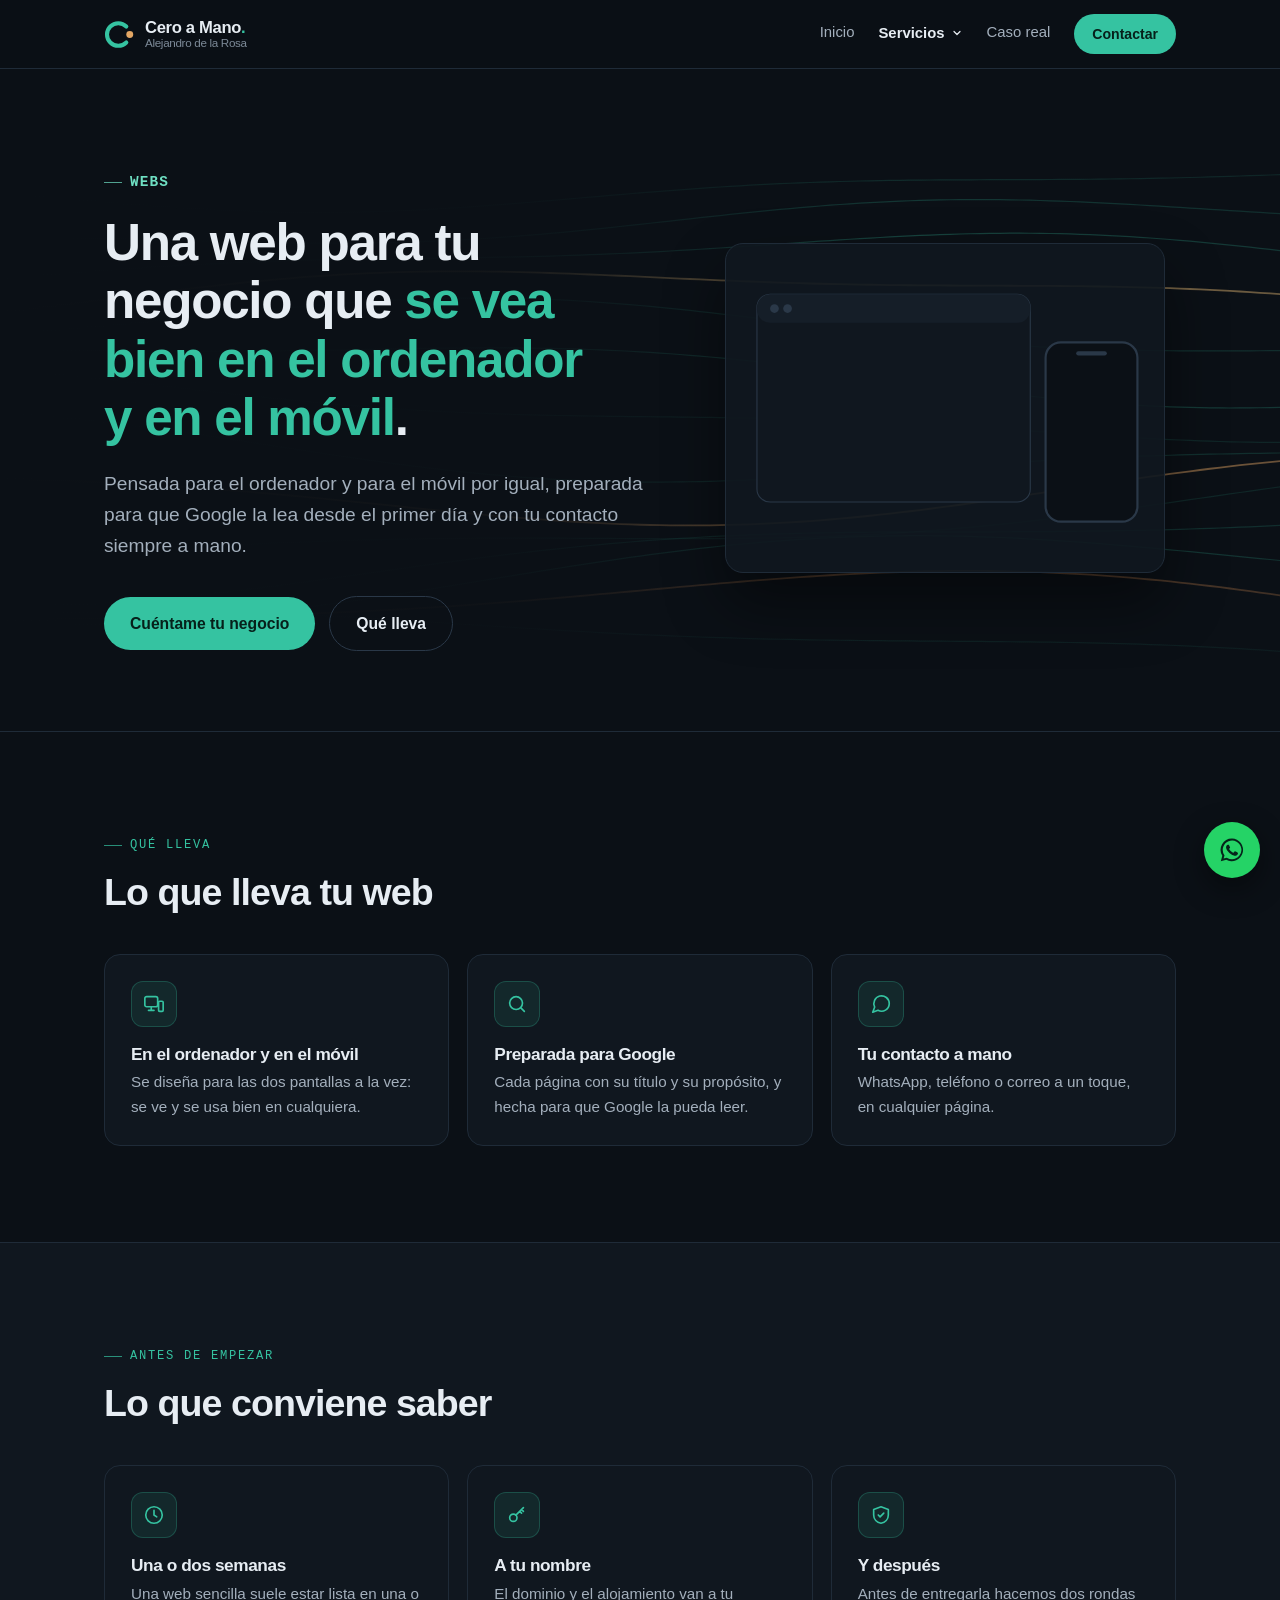
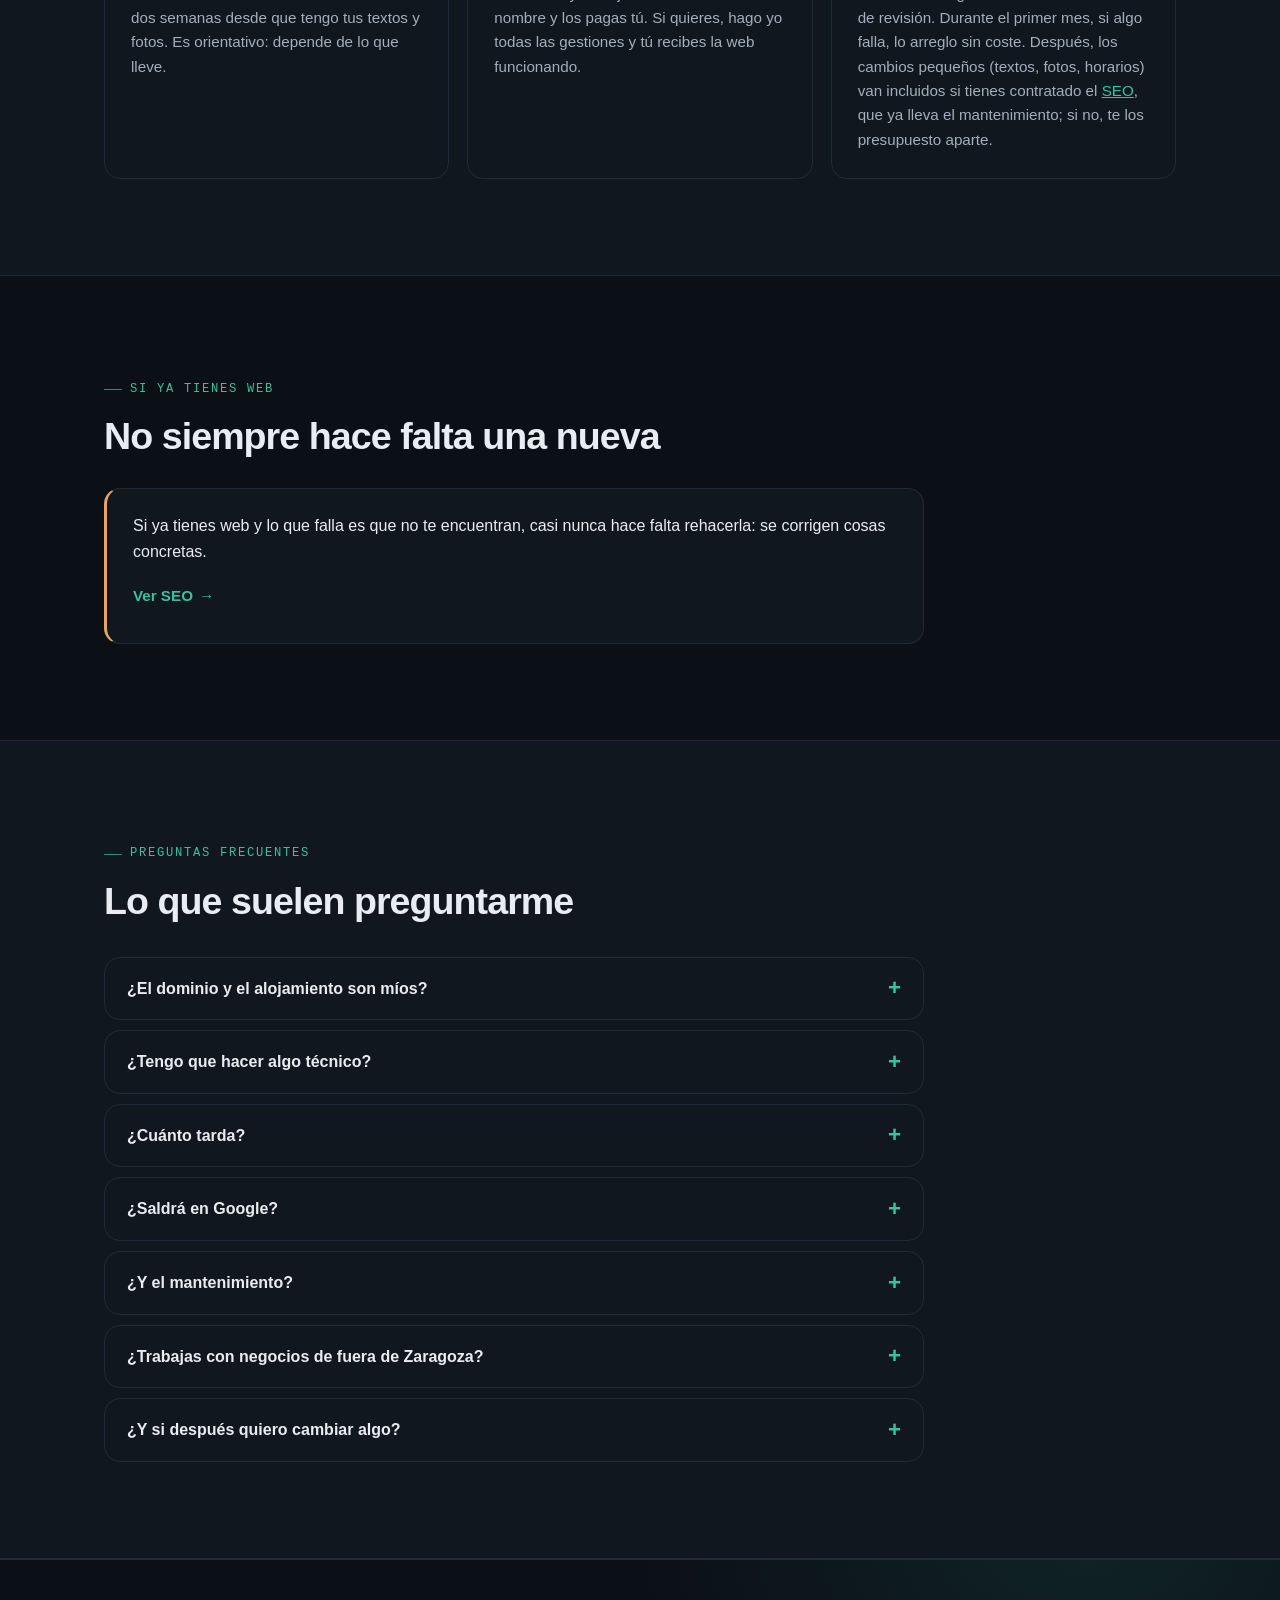
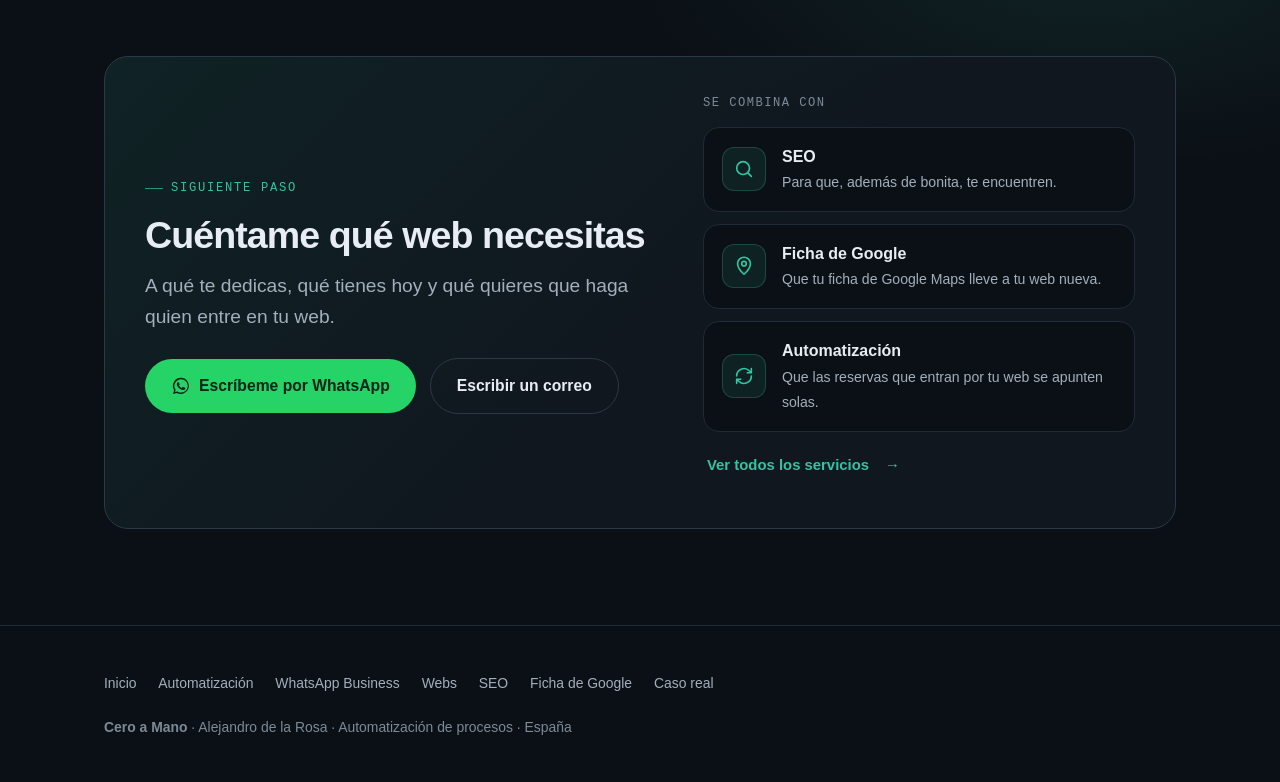
<file: webs.html>
<!DOCTYPE html>
<html lang="es">
<head>
<meta charset="utf-8">
<meta name="viewport" content="width=device-width, initial-scale=1">
<title>Diseño de páginas web en Zaragoza · Cero a Mano</title>
<meta name="description" content="Diseño la web de tu negocio para ordenador y móvil, preparada para Google desde el primer día. Para Zaragoza, toda España y fuera.">
<link rel="canonical" href="https://ceroamano.com/webs.html">
<meta property="og:type" content="website">
<meta property="og:title" content="Diseño de páginas web en Zaragoza · Cero a Mano">
<meta property="og:description" content="Diseño la web de tu negocio para ordenador y móvil, preparada para Google desde el primer día. Para Zaragoza, toda España y fuera.">
<meta property="og:url" content="https://ceroamano.com/webs.html">
<meta property="og:locale" content="es_ES">
<meta property="og:site_name" content="Cero a Mano">
<meta property="og:image" content="https://ceroamano.com/og-imagen.png">
<meta property="og:image:width" content="1200">
<meta property="og:image:height" content="630">
<meta property="og:image:alt" content="Cero a Mano. Automatización, WhatsApp Business, webs y SEO. Alejandro de la Rosa.">
<meta name="twitter:card" content="summary_large_image">
<meta name="twitter:title" content="Diseño de páginas web en Zaragoza · Cero a Mano">
<meta name="twitter:description" content="Diseño la web de tu negocio para ordenador y móvil, preparada para Google desde el primer día. Para Zaragoza, toda España y fuera.">
<meta name="twitter:image" content="https://ceroamano.com/og-imagen.png">
<meta name="theme-color" content="#0b1016">
<link rel="icon" href="favicon.svg" type="image/svg+xml">
<script>document.documentElement.classList.add('js')</script>
<!-- WEB v5 (03/10/2026): fondo A (ondas arriba), aprobada por Alex. Estilos y código dentro de cada página: no usa estilos.css. -->
<style>
:root{
  --fondo:#0b1016; --capa:#10171f; --capa2:#151e28; --linea:#1f2b38; --linea2:#2a3848;
  --texto:#e7edf3; --suave:#a3afbc; --tenue:#7d8a98;
  --verde:#35c3a1; --verde-osc:#0d5f52; --verde-vidrio:rgba(53,195,161,.10);
  --ambar:#e3a664; --ambar-vidrio:rgba(227,166,100,.10);
  --radio:16px; --ancho:1120px;
  --mono:ui-monospace,"SF Mono","Cascadia Mono","Segoe UI Mono",Consolas,"Liberation Mono",monospace;
}
*{box-sizing:border-box;margin:0;padding:0}
html{scroll-behavior:smooth;background:var(--fondo)}
body{font-family:-apple-system,BlinkMacSystemFont,"Segoe UI",Inter,Roboto,Helvetica,Arial,sans-serif;
  color:var(--texto);background:var(--fondo);line-height:1.6;-webkit-font-smoothing:antialiased}
.env{max-width:var(--ancho);margin:0 auto;padding:0 24px}
section{padding:96px 0;position:relative}
h1,h2,h3{line-height:1.14;letter-spacing:-.025em;font-weight:700;color:var(--texto)}
h1{font-size:clamp(2.1rem,5.2vw,3.7rem);text-wrap:balance}
h2{font-size:clamp(1.6rem,3.4vw,2.35rem);margin-bottom:14px;text-wrap:balance}
h3{font-size:1.08rem;margin-bottom:6px}
p{color:var(--suave)}
.grande{font-size:clamp(1.03rem,1.8vw,1.2rem)}
.estrecho{max-width:58ch}
a{color:var(--verde)}
.resalte{color:var(--verde)}
:focus-visible{outline:2px solid var(--verde);outline-offset:3px;border-radius:6px}

/* etiqueta de sección en monoespaciada */
.etiqueta{display:inline-flex;align-items:center;gap:8px;font-family:var(--mono);font-size:.76rem;
  letter-spacing:.14em;text-transform:uppercase;color:var(--verde);margin-bottom:16px}
.etiqueta::before{content:"";width:18px;height:1px;background:currentColor;opacity:.7}
.etiqueta.ambar{color:var(--ambar)}

/* ── menú ─────────────────────────────────────────────────── */
nav{position:sticky;top:0;z-index:30;background:rgba(11,16,22,.78);
  backdrop-filter:blur(12px);-webkit-backdrop-filter:blur(12px);border-bottom:1px solid var(--linea)}
nav .env{display:flex;align-items:center;justify-content:space-between;height:68px;gap:18px}
.marca{font-weight:700;letter-spacing:-.02em;text-decoration:none;color:var(--texto);font-size:1.04rem;line-height:1.15}
.marca span{color:var(--verde)}
.marca em{display:block;font-style:normal;font-weight:500;font-size:.73rem;color:var(--tenue);margin-top:-1px}
.enlaces{display:flex;gap:24px;align-items:center}
.enlaces a{color:var(--suave);text-decoration:none;font-size:.93rem;transition:color .2s}
.enlaces a:hover{color:var(--texto)}
.enlaces a[aria-current]{color:var(--texto);font-weight:600}
.enlaces a:not(.btn){position:relative;padding-bottom:3px}
.enlaces a:not(.btn)::after{content:"";position:absolute;left:0;bottom:0;height:2px;width:0;background:var(--verde);transition:width .22s}
.enlaces a:not(.btn):hover::after,.enlaces a[aria-current]:not(.btn)::after{width:100%}
.enlaces a[aria-current]:not(.btn)::after{background:var(--tenue)}

/* ── botones ──────────────────────────────────────────────── */
.btn{display:inline-flex;align-items:center;justify-content:center;gap:8px;background:var(--verde);color:#06201a!important;
  text-decoration:none;padding:14px 26px;border-radius:999px;font-weight:650;font-size:.98rem;
  transition:transform .15s,box-shadow .2s;box-shadow:0 0 0 0 rgba(53,195,161,0)}
.btn:hover{transform:translateY(-2px);box-shadow:0 8px 28px rgba(53,195,161,.28)}
.btn.chico{padding:9px 18px;font-size:.88rem}
.btn.hueco{background:transparent;color:var(--texto)!important;border:1px solid var(--linea2)}
.btn.hueco:hover{border-color:var(--verde);box-shadow:none}
.acciones{display:flex;flex-wrap:wrap;gap:14px;align-items:center}

/* ── portada con lluvia de símbolos ───────────────────────── */
.hero{position:relative;overflow:hidden;padding:110px 0 84px;border-bottom:1px solid var(--linea)}
#lluvia{position:absolute;inset:0;width:100%;height:100%;display:block}
.hero::after{content:"";position:absolute;inset:0;pointer-events:none;
  background:linear-gradient(90deg,var(--fondo) 0%,rgba(11,16,22,.88) 38%,rgba(11,16,22,.2) 72%,rgba(11,16,22,.4) 100%),
             linear-gradient(0deg,var(--fondo) 0%,transparent 30%)}
.hero .env{position:relative;z-index:2}
.hero h1{max-width:17ch;margin-top:4px}
.hero .etiqueta{font-size:.9rem;letter-spacing:.08em;color:#6fe0c3;font-weight:600}
.hero .grande{margin:22px 0 34px;max-width:52ch}
.datos{display:grid;grid-template-columns:repeat(3,minmax(0,1fr));gap:1px;margin-top:62px;max-width:760px;
  background:var(--linea);border:1px solid var(--linea);border-radius:var(--radio);overflow:hidden}
.datos div{background:rgba(16,23,31,.86);padding:18px 20px;backdrop-filter:blur(4px)}
.datos b{display:block;font-family:var(--mono);font-size:1.45rem;font-weight:600;color:var(--texto);letter-spacing:-.02em}
.datos span{font-size:.84rem;color:var(--tenue);line-height:1.4;display:block;margin-top:4px}

/* ── cómo funciona: flujo + consola ───────────────────────── */
.flujo{display:grid;gap:22px;margin-top:44px}
@media(min-width:900px){.flujo{grid-template-columns:1.05fr .95fr;align-items:stretch}}
.pasos{display:flex;flex-direction:column;gap:12px;position:relative}
.paso{display:flex;gap:16px;align-items:flex-start;padding:20px 22px;border:1px solid var(--linea);border-radius:var(--radio);
  background:var(--capa);transition:border-color .4s,background .4s,transform .4s}
.paso .ico{flex:none;width:44px;height:44px;border-radius:12px;display:grid;place-items:center;
  background:var(--capa2);border:1px solid var(--linea2);color:var(--suave);transition:all .4s}
.paso p{font-size:.93rem;margin-top:2px}
.paso.activo{border-color:rgba(53,195,161,.55);background:linear-gradient(90deg,rgba(53,195,161,.08),var(--capa) 70%)}
.paso.activo .ico{color:var(--verde);border-color:rgba(53,195,161,.5);box-shadow:0 0 22px rgba(53,195,161,.18)}
.salidas{display:flex;flex-wrap:wrap;gap:8px;margin-top:10px}
.salidas span{font-size:.8rem;color:var(--suave);border:1px solid var(--linea2);border-radius:999px;padding:4px 11px}
.paso.activo .salidas span{border-color:rgba(53,195,161,.35);color:var(--texto)}

.consola{border:1px solid var(--linea2);border-radius:var(--radio);background:#070b0f;overflow:hidden;
  display:flex;flex-direction:column;min-height:300px;font-family:var(--mono);font-size:.84rem}
.consola .barra{display:flex;align-items:center;gap:7px;padding:12px 16px;border-bottom:1px solid var(--linea);color:var(--tenue);font-size:.75rem}
.consola .barra i{width:9px;height:9px;border-radius:50%;background:var(--linea2);display:block}
.consola .barra em{font-style:normal;margin-left:8px}
.consola .barra .vivo{margin-left:auto;color:var(--verde);display:flex;align-items:center;gap:6px}
.consola .barra .vivo::before{content:"";width:7px;height:7px;border-radius:50%;background:var(--verde);animation:latido 1.6s infinite}
@keyframes latido{0%,100%{opacity:1}50%{opacity:.25}}
.registro{list-style:none;padding:16px 18px;display:flex;flex-direction:column;gap:9px;flex:1}
.registro li{display:flex;gap:10px;color:var(--suave);transform:translateY(6px);transition:opacity .35s,transform .35s}
.js .registro li{opacity:0;transform:translateY(6px)}
.js .registro li.ve{opacity:1;transform:none}
.registro li .h{color:#7d8a98;flex:none}
.registro li .ok{color:var(--verde)}
.registro li .ent{color:var(--ambar)}
.pie-fig{margin-top:16px;font-size:.86rem;color:var(--tenue)}

/* ── servicios en pestañas ────────────────────────────────── */
.fondo-capa{background:var(--capa);border-top:1px solid var(--linea);border-bottom:1px solid var(--linea)}
.pestanas{display:flex;gap:6px;margin-top:38px;padding:6px;border:1px solid var(--linea);border-radius:999px;
  background:var(--fondo);width:max-content;max-width:100%;overflow-x:auto;scrollbar-width:none}
.pestanas::-webkit-scrollbar{display:none}
.pestanas button{all:unset;cursor:pointer;display:flex;align-items:center;gap:8px;padding:11px 18px;border-radius:999px;
  font-size:.93rem;font-weight:600;color:var(--suave);white-space:nowrap;transition:background .25s,color .25s}
.pestanas button:hover{color:var(--texto)}
.pestanas button[aria-selected="true"]{background:var(--capa2);color:var(--texto);box-shadow:inset 0 0 0 1px var(--linea2)}
.pestanas button[aria-selected="true"] svg{color:var(--verde)}
.pestanas button:focus-visible{outline:2px solid var(--verde);outline-offset:-2px}
.panel{display:grid;gap:34px;margin-top:26px;padding:34px;border:1px solid var(--linea);border-radius:22px;background:var(--fondo)}
@media(min-width:900px){.panel{grid-template-columns:1fr 1fr;align-items:center;padding:44px}}
.panel[hidden]{display:none}
.panel.entra{animation:entra .45s cubic-bezier(.2,.7,.3,1)}
@keyframes entra{from{opacity:0;transform:translateY(10px)}to{opacity:1;transform:none}}
.panel h3{font-size:1.45rem;margin-bottom:10px}
.puntos{list-style:none;margin:22px 0 26px;display:flex;flex-direction:column;gap:12px}
.puntos li{display:flex;gap:12px;align-items:center;color:var(--texto);font-size:.97rem}
.puntos li svg{flex:none;color:var(--verde)}
.mas{font-weight:600;text-decoration:none;display:inline-flex;gap:6px;align-items:center;padding:10px 0}
.mas:hover{gap:10px}
.mas{transition:gap .2s}
.escena{border:1px solid var(--linea);border-radius:18px;background:var(--capa);aspect-ratio:4/3;position:relative;overflow:hidden}
.escena svg{position:absolute;inset:0;width:100%;height:100%}


/* ── las piezas se conectan ───────────────────────────────── */
.conecta{margin-top:26px;padding:34px;border:1px solid var(--linea);border-radius:22px;background:var(--fondo)}
.conecta h3{font-size:1.35rem;margin-bottom:8px}
.cadena{list-style:none;display:grid;margin-top:30px}
.cadena li{position:relative;display:grid;grid-template-columns:48px 1fr;gap:0 16px;padding-bottom:30px;align-content:start}
.cadena li:last-child{padding-bottom:0}
.nodo{width:48px;height:48px;border-radius:14px;display:grid;place-items:center;background:var(--capa2);
  border:1px solid rgba(53,195,161,.4);color:var(--verde);box-shadow:0 0 22px rgba(53,195,161,.12);position:relative;z-index:1}
.cadena em{display:inline-block;font-style:normal;font-family:var(--mono);font-size:.7rem;letter-spacing:.1em;text-transform:uppercase;
  color:var(--verde);border:1px solid rgba(53,195,161,.3);border-radius:999px;padding:7px 10px;margin-bottom:8px;line-height:1;text-box:trim-both cap alphabetic}
.cadena b{display:block;color:var(--texto);font-weight:600;font-size:1rem;line-height:1.35}
.hilo{position:absolute;left:23px;top:52px;bottom:4px;width:2px;background:var(--linea2);overflow:hidden}
.hilo::after{content:"";position:absolute;left:-2px;top:-35%;width:6px;height:35%;border-radius:3px;
  background:linear-gradient(180deg,transparent,var(--verde));animation:viajeV 2.4s linear infinite}
.cadena li:nth-child(2) .hilo::after{animation-delay:1.2s}
@keyframes viajeV{to{top:100%}}
@keyframes viajeH{to{left:100%}}
@media(min-width:820px){
  .cadena{grid-template-columns:repeat(3,1fr);gap:18px}
  .cadena li{grid-template-columns:1fr;gap:14px;padding-bottom:0;padding-right:24px}
  .hilo{left:60px;right:-6px;top:23px;bottom:auto;width:auto;height:2px}
  .hilo::after{top:-2px;left:-35%;width:35%;height:6px;background:linear-gradient(90deg,transparent,var(--verde));animation-name:viajeH}
}
@media(max-width:560px){.conecta{padding:24px}}


/* ── menú: «Servicios» desplegable ─────────────────────────── */
.desplegable{position:relative}
.abre-sub{all:unset;cursor:pointer;display:inline-flex;align-items:center;gap:6px;color:var(--suave);font-size:.93rem;padding-bottom:3px;transition:color .2s}
.abre-sub:hover,.abre-sub.actual,.desplegable.abierto .abre-sub{color:var(--texto)}
.abre-sub.actual{font-weight:600}
.abre-sub svg{transition:transform .2s}
.desplegable.abierto .abre-sub svg{transform:rotate(180deg)}
.abre-sub:focus-visible{outline:2px solid var(--verde);outline-offset:4px;border-radius:6px}
.sub{position:absolute;top:100%;left:-16px;padding-top:14px;display:none;z-index:40}
.desplegable.abierto .sub{display:block}
.sub .caja{min-width:250px;background:var(--capa);border:1px solid var(--linea2);border-radius:14px;padding:8px;
  box-shadow:0 18px 40px rgba(0,0,0,.5);display:flex;flex-direction:column}
.sub a,.enlaces .sub a:not(.btn){display:flex;align-items:center;gap:10px;padding:11px 12px;border-radius:9px;color:var(--suave);font-size:.93rem}
.sub a svg{color:var(--tenue);flex:none}
.sub a:hover{background:var(--capa2);color:var(--texto)}
.sub a:hover svg,.sub a[aria-current] svg{color:var(--verde)}
.sub a[aria-current]{color:var(--texto);font-weight:600;background:var(--capa2)}
.enlaces .sub a:not(.btn)::after{display:none}
@media(hover:hover) and (min-width:861px){.desplegable:hover .sub{display:block}.desplegable:hover .abre-sub svg{transform:rotate(180deg)}}

/* ── ¿Te pasa esto? ───────────────────────────────────────── */
.problemas{display:grid;gap:14px;margin-top:38px}
@media(min-width:760px){.problemas{grid-template-columns:repeat(2,1fr)}}
@media(min-width:1040px){.problemas{grid-template-columns:repeat(3,1fr)}}
.problema{border:1px solid var(--linea);border-radius:var(--radio);background:var(--capa);padding:24px;display:flex;flex-direction:column;
  justify-content:space-between;gap:18px;transition:border-color .2s,transform .2s cubic-bezier(.2,.7,.3,1)}
.problema:hover{border-color:var(--linea2);transform:translateY(-3px)}
.problema q{quotes:"«" "»";font-size:1.12rem;font-weight:600;color:var(--texto);line-height:1.35}
.problema .va{display:flex;flex-wrap:wrap;gap:8px;margin-top:auto}
.problema .va a{display:inline-flex;align-items:center;gap:7px;text-decoration:none;font-size:.86rem;font-weight:600;color:var(--verde);
  border:1px solid rgba(53,195,161,.3);border-radius:999px;padding:9px 14px;transition:background .2s,border-color .2s}
.problema .va a:hover{background:var(--verde-vidrio);border-color:var(--verde)}


/* ── WhatsApp ─────────────────────────────────────────────── */
.btn.wa{background:#25d366;color:#05241a!important}
.btn.wa:hover{box-shadow:0 8px 28px rgba(37,211,102,.3)}
.wa-flota{position:fixed;right:20px;bottom:22px;z-index:60;width:56px;height:56px;border-radius:50%;display:grid;place-items:center;
  background:#25d366;color:#05241a;box-shadow:0 10px 30px rgba(0,0,0,.45);transition:transform .2s,opacity .3s}
.wa-flota svg{width:28px;height:28px}
.wa-flota:hover{transform:scale(1.07)}
.wa-flota:focus-visible{outline:3px solid #e7edf3;outline-offset:3px}
.wa-flota.oculto{opacity:0;pointer-events:none;transform:scale(.8);visibility:hidden;transition:transform .2s,opacity .3s,visibility 0s .3s}


/* ── ¿Te pasa esto?, plegable ─────────────────────────────── */
.plegable{position:relative;border:1px solid var(--linea);border-radius:22px;background:var(--capa);transition:border-color .2s}
.plegable:hover{border-color:var(--linea2)}
.pleg-cab{padding:30px 34px}
.pleg-cab .etiqueta{margin-bottom:10px}
.pleg-cab h2{margin:0}
.plegable summary{list-style:none;cursor:pointer;position:absolute;top:50px;right:34px;border-radius:999px}
.plegable details[open] summary{top:50px}
.plegable summary::-webkit-details-marker{display:none}
.plegable .abre{display:inline-flex;align-items:center;gap:10px;font-size:.9rem;font-weight:600;color:var(--verde);
  border:1px solid rgba(53,195,161,.35);border-radius:999px;padding:10px 16px;white-space:nowrap;transition:background .2s}
.plegable summary:hover .abre{background:var(--verde-vidrio)}
.plegable .abre svg{transition:transform .25s}
.plegable details[open] .abre svg{transform:rotate(180deg)}
.plegable .abre .cerrar{display:none}
.plegable details[open] .abre .ver{display:none}
.plegable details[open] .abre .cerrar{display:inline}
.plegable summary:focus-visible{outline:2px solid var(--verde);outline-offset:3px}
.plegable .dentro-pleg{padding:0 34px 34px}
.plegable .problemas{margin-top:0}
.plegable details[open] .dentro-pleg{animation:entra .45s cubic-bezier(.2,.7,.3,1)}
@media(max-width:560px){.pleg-cab{padding:24px 24px 16px}.plegable summary{position:static;display:block;padding:0 24px 24px}.plegable .dentro-pleg{padding:0 24px 24px}}

/* ── fondo de ondas: se apaga detrás del texto (máscara en CSS, no en cada fotograma) ── */
@media(min-width:701px){#lluvia{-webkit-mask-image:linear-gradient(90deg,rgba(0,0,0,.15) 0%,rgba(0,0,0,.4) 37%,#000 62%);mask-image:linear-gradient(90deg,rgba(0,0,0,.15) 0%,rgba(0,0,0,.4) 37%,#000 62%)}}

/* ── cómo trabajo ─────────────────────────────────────────── */
.rejilla{display:grid;gap:18px;margin-top:40px}
@media(min-width:820px){.tres{grid-template-columns:repeat(3,1fr)}.dos{grid-template-columns:1fr 1fr}}
.tarjeta{background:var(--capa);border:1px solid var(--linea);border-radius:var(--radio);padding:26px;
  transition:transform .2s cubic-bezier(.2,.7,.3,1),border-color .2s}
.tarjeta:hover{transform:translateY(-4px);border-color:var(--linea2)}
.tarjeta .ico{width:46px;height:46px;border-radius:12px;display:grid;place-items:center;margin-bottom:18px;
  background:var(--verde-vidrio);color:var(--verde);border:1px solid rgba(53,195,161,.25)}
.tarjeta p{font-size:.95rem}

/* ── caso real ────────────────────────────────────────────── */
.caso{display:grid;gap:22px;margin-top:40px}
@media(min-width:900px){.caso{grid-template-columns:.9fr 1.1fr}}
.cifra{border:1px solid var(--linea);border-radius:var(--radio);background:var(--capa);padding:30px;display:flex;flex-direction:column;justify-content:center;gap:10px}
.anillo{position:relative;width:170px;height:170px;margin-bottom:8px}
.anillo svg{width:100%;height:100%;transform:rotate(-90deg)}
.anillo .pista{stroke:var(--linea2)}
.anillo .arco{stroke:var(--ambar);stroke-linecap:round;stroke-dasharray:440.5;stroke-dashoffset:440;transition:stroke-dashoffset 1.8s cubic-bezier(.2,.7,.3,1)}
.anillo.dentro .arco{stroke-dashoffset:0}
.anillo b{position:absolute;inset:0;display:grid;place-items:center;font-family:var(--mono);font-size:2.6rem;font-weight:600;letter-spacing:-.03em}
.anillo b small{display:block;font-size:.85rem;color:var(--tenue);font-weight:500;text-align:center;letter-spacing:0;margin-top:-4px}
.cifra .titular{font-size:1.2rem;font-weight:650;color:var(--texto)}
.cifra .fuente{font-size:.82rem;color:var(--tenue)}
.antes{border:1px solid var(--linea);border-radius:var(--radio);background:var(--capa);padding:28px}
.antes h3{font-family:var(--mono);font-size:.76rem;letter-spacing:.14em;text-transform:uppercase;color:var(--tenue);font-weight:500;margin-bottom:16px}
.tachar{list-style:none;display:flex;flex-direction:column;gap:10px}
.tachar li{display:flex;align-items:center;gap:12px;color:var(--suave);font-size:.96rem;position:relative}
.tachar li i{flex:none;width:22px;height:22px;border-radius:6px;border:1px solid var(--linea2);display:grid;place-items:center;
  font-style:normal;font-size:.7rem;font-family:var(--mono);color:var(--tenue);transition:all .35s}
.tachar li span{text-decoration:line-through 1.5px transparent;transition:text-decoration-color .5s,color .5s}
.tachar li.hecho span{color:var(--tenue)}
.tachar li.hecho span{text-decoration-color:var(--ambar)}
.tachar li.hecho i{background:var(--ambar-vidrio);border-color:rgba(227,166,100,.4);color:var(--ambar)}
.ahora{margin-top:20px;padding-top:18px;border-top:1px dashed var(--linea2);display:flex;gap:12px;align-items:center;
  color:var(--texto);font-weight:600;transition:all .5s}
.js .ahora{opacity:0;transform:translateY(6px)}
.js .ahora.ve{opacity:1;transform:none}
.ahora svg{color:var(--verde);flex:none}
blockquote{margin-top:22px;border:1px solid var(--linea);border-left:3px solid var(--verde);border-radius:var(--radio);
  background:var(--capa);padding:26px 28px;font-size:1.04rem;color:var(--texto)}
blockquote footer{margin-top:12px;font-size:.88rem;color:var(--tenue)}

/* ── en desarrollo ────────────────────────────────────────── */
.estado{display:inline-flex;align-items:center;gap:7px;font-family:var(--mono);font-size:.72rem;letter-spacing:.08em;
  text-transform:uppercase;color:var(--ambar);margin-bottom:12px}
.estado::before{content:"";width:7px;height:7px;border-radius:50%;background:var(--ambar);animation:latido 2s infinite}

/* ── contacto ─────────────────────────────────────────────── */
.cta{border-top:1px solid var(--linea);background:
  radial-gradient(700px 320px at 85% 0%,rgba(53,195,161,.10),transparent 65%),var(--fondo)}
.como{list-style:none;display:grid;gap:14px;margin:34px 0 34px;counter-reset:c}
@media(min-width:820px){.como{grid-template-columns:repeat(3,1fr)}}
.como li{counter-increment:c;border:1px solid var(--linea);border-radius:var(--radio);padding:20px 22px;background:var(--capa);color:var(--suave);font-size:.95rem}
.como li::before{content:"0" counter(c);display:block;font-family:var(--mono);color:var(--verde);font-size:.8rem;margin-bottom:8px}
.como li b{color:var(--texto);font-weight:600}

footer.pie{padding:36px 0 44px;font-size:.87rem;color:var(--tenue);border-top:1px solid var(--linea)}
.pie .env{display:flex;justify-content:space-between;flex-wrap:wrap;gap:12px}
.pie a{color:var(--suave);text-decoration:none;margin-right:18px;display:inline-block;padding:10px 0}
.pie a:hover{color:var(--verde)}

/* ── aparición al bajar ───────────────────────────────────── */
.js .rev{opacity:0;transform:translateY(18px);transition:opacity .7s cubic-bezier(.2,.7,.3,1),transform .7s cubic-bezier(.2,.7,.3,1)}
.js .rev.dentro{opacity:1;transform:none}
@media print{.js .rev,.js .registro li,.js .ahora{opacity:1!important;transform:none!important}.panel[hidden]{display:grid}#lluvia{display:none}}
.rev.d1{transition-delay:.08s}.rev.d2{transition-delay:.16s}

section[id],.panel{scroll-margin-top:84px}
@media(max-width:380px){.pestanas button[role="tab"]{font-size:.71rem;padding:10px 2px;letter-spacing:-.01em}}

/* ── menú del móvil ───────────────────────────────────────── */
.abrir-menu{display:none;background:none;border:0;padding:10px;cursor:pointer;width:44px;height:44px;flex-direction:column;justify-content:center;gap:5px}
.abrir-menu span{display:block;height:2px;width:22px;background:var(--texto);border-radius:2px;transition:transform .25s,opacity .18s}
.abrir-menu.activo span:nth-child(1){transform:translateY(7px) rotate(45deg)}
.abrir-menu.activo span:nth-child(2){opacity:0}
.abrir-menu.activo span:nth-child(3){transform:translateY(-7px) rotate(-45deg)}
@media(max-width:860px){
  .abrir-menu{display:flex}
  nav .env{position:relative}
  .enlaces{position:absolute;top:100%;left:0;right:0;flex-direction:column;align-items:stretch;gap:0;
    background:var(--capa);border-bottom:1px solid var(--linea);box-shadow:0 18px 40px rgba(0,0,0,.45);
    max-height:0;overflow:hidden;transition:max-height .3s cubic-bezier(.2,.7,.3,1)}
  .enlaces:not(.abierto){visibility:hidden;transition:max-height .3s cubic-bezier(.2,.7,.3,1),visibility 0s .3s}
  .enlaces.abierto{max-height:calc(100vh - 110px);overflow-y:auto}
  .pestanas{width:100%;display:grid;grid-template-columns:repeat(6,1fr);border-radius:18px}
  .pestanas button{grid-column:span 2}
  .pestanas button:nth-child(n+4){grid-column:span 3}
  .pestanas button{flex-direction:column;justify-content:center;white-space:normal;text-align:center;min-height:56px;padding:10px 6px;font-size:.84rem;line-height:1.2;border-radius:14px}

  .enlaces a,.enlaces a:not(.btn){display:block;padding:17px 24px;font-size:1.02rem;border-top:1px solid var(--linea)}
  .enlaces a:not(.btn)::after{display:none}
  .enlaces a[aria-current]{background:var(--capa2);box-shadow:inset 3px 0 0 var(--verde)}
  .enlaces a.btn{margin:16px 24px 22px;text-align:center;padding:15px 24px;display:flex}
  .desplegable{border-top:1px solid var(--linea)}
  .abre-sub{display:flex;justify-content:space-between;width:100%;box-sizing:border-box;padding:17px 24px;font-size:1.02rem}
  .abre-sub.actual{box-shadow:inset 3px 0 0 var(--verde)}
  .sub{position:static;padding:0 0 8px}
  .sub .caja{min-width:0;background:none;border:0;box-shadow:none;padding:0 12px}
  .enlaces .sub a,.enlaces .sub a:not(.btn){border-top:0;padding:13px 16px 13px 28px;font-size:.98rem}
}
@media(max-width:560px){
  section{padding:72px 0}
  .hero{padding:72px 0 56px}
  .hero .etiqueta{font-size:.78rem;letter-spacing:.05em}
  .hero::after{background:linear-gradient(180deg,rgba(11,16,22,.35) 0%,rgba(11,16,22,.62) 50%,var(--fondo) 100%)}
  .acciones{flex-direction:column;align-items:stretch}
  .acciones .btn{width:100%}
  .datos{grid-template-columns:1fr;margin-top:44px}
  .datos div{display:flex;align-items:baseline;gap:14px}
  .datos b{font-size:1.15rem;min-width:104px;white-space:nowrap}
  .datos span{margin-top:0}
  .marca em{font-size:.7rem}
  .panel{padding:24px}
  .anillo{width:140px;height:140px}
}

@media (prefers-reduced-motion: reduce){
  html{scroll-behavior:auto}
  .rev,.registro li,.ahora,.js .rev,.js .registro li,.js .ahora{opacity:1;transform:none;transition:none}
  .tarjeta:hover,.btn:hover{transform:none}
  .panel.entra{animation:none}
  .consola .barra .vivo::before,.estado::before{animation:none}
  .anillo .arco{transition:none}
  .escena *{animation:none!important}
  .hilo::after{display:none}
  .plegable details[open] .dentro-pleg{animation:none}
  .plegable .abre svg{transition:none}
  .wa-flota,.wa-flota.oculto{transition:none}
  .s1-fila,.s2-b,.s4-b,.s5-c{opacity:1!important}
  .s1-sobre{opacity:1!important;transform:translateX(118px)!important}
  .tachar li span{transition:none}
}

/* ── página interior: ficha de Google ─────────────────────── */
.hero.interior{padding:96px 0 80px}
.hero.interior .rejilla-hero{display:grid;gap:44px;align-items:center}
@media(min-width:960px){.hero.interior .rejilla-hero{grid-template-columns:1.1fr .9fr}}
.hero.interior h1{font-size:clamp(2rem,4.4vw,3.2rem);max-width:18ch}
nav.miga{position:static;background:none;backdrop-filter:none;-webkit-backdrop-filter:none;border:0;z-index:auto;font-size:.84rem;color:var(--tenue);margin-bottom:22px}
.miga a{color:var(--suave);text-decoration:none}
.miga a:hover{color:var(--verde)}
.ficha-mock{position:relative;z-index:2;border:1px solid var(--linea2);border-radius:20px;background:rgba(16,23,31,.92);
  backdrop-filter:blur(6px);padding:24px;max-width:420px;width:100%;justify-self:center;box-shadow:0 30px 60px rgba(0,0,0,.45)}
.fm-cab{display:flex;gap:14px;align-items:center;padding-bottom:18px;border-bottom:1px solid var(--linea)}
.fm-pin{width:46px;height:46px;border-radius:12px;display:grid;place-items:center;background:var(--verde-vidrio);color:var(--verde);border:1px solid rgba(53,195,161,.3);flex:none}
.fm-cab b{display:block;color:var(--texto);font-size:1.05rem}
.fm-cab span{font-size:.82rem;color:var(--tenue)}
.fm-campos{list-style:none;display:flex;flex-direction:column;gap:2px;padding:12px 0}
.fm-campos li{display:flex;justify-content:space-between;align-items:center;padding:8px 2px;font-family:var(--mono);font-size:.82rem;color:var(--tenue);transition:color .35s}
.fm-campos li i{width:20px;height:20px;border-radius:6px;border:1px solid var(--linea2);display:grid;place-items:center;font-style:normal;color:transparent;transition:all .35s}
.fm-campos li.ok{color:var(--texto)}
.fm-campos li.ok i{border-color:rgba(53,195,161,.5);background:var(--verde-vidrio);color:var(--verde)}
.fm-burbuja{border:1px solid var(--linea2);border-radius:14px;padding:12px 14px;margin-top:10px;transition:opacity .45s,transform .45s}
.fm-burbuja em{display:block;font-style:normal;font-family:var(--mono);font-size:.72rem;letter-spacing:.06em;margin-bottom:8px}
.fm-burbuja i{display:block;height:7px;border-radius:4px;background:var(--linea2);margin-top:6px}
.fm-burbuja i+i{width:65%}
.fm-resena{border-color:rgba(227,166,100,.45)}
.fm-resena em{color:var(--ambar)}
.fm-resp{margin-left:28px;border-color:rgba(53,195,161,.4)}
.fm-resp em{color:var(--verde)}
.js .fm-burbuja{opacity:0;transform:translateY(8px)}
.js .fm-burbuja.ve{opacity:1;transform:none}

.cadena.cuatro li p{font-size:.92rem;margin-top:6px}
@media(min-width:820px){.cadena.cuatro{grid-template-columns:repeat(4,1fr)}}
.chips{display:flex;flex-wrap:wrap;gap:6px;margin-top:10px}
.chips span{font-size:.78rem;color:var(--suave);border:1px solid var(--linea2);border-radius:999px;padding:4px 10px}

.vias{display:grid;gap:18px;margin-top:40px}
@media(min-width:880px){.vias{grid-template-columns:1fr 1fr}}
.via{border:1px solid var(--linea);border-radius:20px;background:var(--fondo);padding:30px;display:grid;grid-template-columns:minmax(0,1fr);gap:24px}
.via h3{font-size:1.25rem}
.via p{font-size:.96rem}
.via .vis{border:1px solid var(--linea);border-radius:16px;background:var(--capa);min-height:210px;display:grid;place-items:center;padding:22px}
.qr-cartel{display:flex;align-items:center;justify-content:center;flex-wrap:wrap;gap:20px}
.qr-cartel svg{flex:none}
.qr-cartel span{font-family:var(--mono);font-size:.8rem;color:var(--suave);max-width:13ch;line-height:1.5}
.qr-linea{animation:escanea 2.6s ease-in-out infinite}
@keyframes escanea{0%,100%{transform:translateY(0)}50%{transform:translateY(64px)}}
.chat{width:100%;max-width:330px;display:flex;flex-direction:column;gap:10px}
.chat .hora{font-family:var(--mono);font-size:.72rem;color:var(--tenue);text-align:center}
.chat .msg{align-self:flex-start;background:#163a33;color:#dff5ee;border-radius:4px 16px 16px 16px;padding:12px 14px;font-size:.9rem;line-height:1.45;max-width:92%}
.chat .msg u{color:#7fe3c9;text-decoration:underline}
.chat .escribiendo{align-self:flex-start;display:none;gap:4px;padding:12px 14px;border-radius:4px 16px 16px 16px;background:#163a33}
.chat .escribiendo b{width:6px;height:6px;border-radius:50%;background:#7fe3c9;animation:punto 1.2s infinite}
.chat .escribiendo b:nth-child(2){animation-delay:.15s}.chat .escribiendo b:nth-child(3){animation-delay:.3s}
@keyframes punto{0%,60%,100%{opacity:.25}30%{opacity:1}}
.js .chat:not(.listo) .escribiendo{display:flex}
.js .chat .msg{display:none}
.js .chat.listo .msg{display:block;animation:entra .4s cubic-bezier(.2,.7,.3,1)}
.js .chat.listo .escribiendo{display:none}

.tarjeta-cierre{border:1px solid var(--linea2);border-radius:24px;padding:40px;background:linear-gradient(135deg,rgba(53,195,161,.10),var(--capa) 55%);display:grid;gap:30px}
@media(min-width:900px){.tarjeta-cierre{grid-template-columns:1.1fr .9fr;align-items:center}}
.relac{display:grid;gap:12px}
.relac h3{font-family:var(--mono);font-size:.76rem;letter-spacing:.12em;text-transform:uppercase;color:var(--tenue);font-weight:500;margin-bottom:4px}
.relac a{display:flex;gap:16px;align-items:center;text-decoration:none;border:1px solid var(--linea);border-radius:var(--radio);background:var(--fondo);padding:16px 18px;transition:border-color .2s,transform .2s}
.relac a:hover{border-color:var(--linea2);transform:translateY(-2px)}
.relac .ico{width:44px;height:44px;border-radius:12px;display:grid;place-items:center;flex:none;background:var(--verde-vidrio);color:var(--verde);border:1px solid rgba(53,195,161,.25)}
.relac b{display:block;color:var(--texto)}
.relac small{color:var(--suave);font-size:.88rem}
.relac a.todos{border:0;background:none;padding:10px 4px;font-weight:600;color:var(--verde);font-size:.93rem}
@media(max-width:560px){.tarjeta-cierre{padding:24px}}
@media(max-width:560px){.hero.interior{padding:56px 0 56px}.via{padding:22px}.ficha-mock{padding:20px}}
@media (prefers-reduced-motion: reduce){.qr-linea,.chat .escribiendo b,.js .chat.listo .msg{animation:none}.js .fm-burbuja{opacity:1;transform:none}}

/* ── páginas interiores (web completa v4) ─────────────────── */
.faq{max-width:820px;margin-top:34px;display:grid;gap:10px}
.faq details{border:1px solid var(--linea);border-radius:var(--radio);background:var(--capa);transition:border-color .2s}
.faq details[open]{border-color:var(--linea2)}
.faq summary{list-style:none;cursor:pointer;padding:18px 22px;font-weight:600;color:var(--texto);display:flex;justify-content:space-between;align-items:center;gap:16px;border-radius:var(--radio)}
.faq summary::-webkit-details-marker{display:none}
.faq summary::after{content:"+";color:var(--verde);font-size:1.4rem;line-height:1;flex:none}
.faq details[open] summary::after{content:"−"}
.faq summary:focus-visible{outline:2px solid var(--verde);outline-offset:2px}
.faq details p{padding:0 22px 20px;font-size:.96rem}
.sintomas{display:grid;gap:12px;margin-top:34px}
@media(min-width:760px){.sintomas{grid-template-columns:1fr 1fr}}
.sintomas li{list-style:none;display:flex;gap:14px;align-items:flex-start;border:1px solid var(--linea);border-radius:var(--radio);background:var(--capa);padding:18px 20px;color:var(--texto)}
.sintomas li svg{flex:none;color:var(--ambar);margin-top:2px}
.compara{display:grid;gap:18px;margin-top:38px}
@media(min-width:860px){.compara{grid-template-columns:1fr 1fr}}
.compara .col{border:1px solid var(--linea);border-radius:var(--radio);background:var(--capa);padding:28px}
.compara .col.ahora-col{border-color:rgba(53,195,161,.35);background:linear-gradient(160deg,rgba(53,195,161,.07),var(--capa) 60%)}
.compara h3{font-family:var(--mono);font-size:.76rem;letter-spacing:.14em;text-transform:uppercase;color:var(--tenue);font-weight:500;margin-bottom:16px}
.compara .ahora-col h3{color:var(--verde)}
.compara ul{list-style:none;display:flex;flex-direction:column;gap:12px}
.compara li{display:flex;gap:12px;align-items:flex-start;color:var(--suave);font-size:.97rem}
.compara .ahora-col li{color:var(--texto)}
.compara li svg{flex:none;margin-top:3px}
.compara .antes-col li svg{color:var(--ambar)}
.compara .ahora-col li svg{color:var(--verde)}
.aviso{max-width:820px;margin-top:30px;border:1px solid var(--linea);border-left:3px solid var(--ambar);border-radius:var(--radio);background:var(--capa);padding:24px 26px}
.aviso p{color:var(--texto)}
.aviso p+p{margin-top:10px;color:var(--suave);font-size:.95rem}
.hero.interior .escena{max-width:440px;width:100%;justify-self:center;position:relative;z-index:2;background:rgba(16,23,31,.92);box-shadow:0 30px 60px rgba(0,0,0,.45)}
.cifra-caso{display:grid;gap:22px;margin-top:38px}
@media(min-width:900px){.cifra-caso{grid-template-columns:.8fr 1.2fr;align-items:center}}

.saltar{position:absolute;left:12px;top:-60px;z-index:100;background:var(--verde);color:#06201a;padding:10px 16px;border-radius:10px;font-weight:600;text-decoration:none}
.saltar:focus{top:12px}
.cadena:not(.en-vista) .hilo::after{animation-play-state:paused}
@media print{.js .rev,.js .registro li,.js .ahora{transition:none!important}.anillo .arco{stroke-dashoffset:0!important}
  .fm-burbuja{opacity:1!important;transform:none!important}.wa-flota,.saltar{display:none!important}}

/* ── logo (03/10/2026): el cero abierto y el punto, sin fondo ── */
.marca{display:flex;align-items:center;gap:10px}
.marca .logo{width:31px;height:29px;flex:none;display:block;transition:transform .25s cubic-bezier(.2,.7,.3,1)}
.marca:hover .logo{transform:rotate(-8deg)}
.marca .texto{display:block;color:var(--texto)}
.marca .texto span{color:var(--verde)}
@media(prefers-reduced-motion:reduce){.marca .logo{transition:none}}
@media(max-width:21em){.marca .logo{display:none}} /* en «em»: con la letra grande en un móvil estrecho, el logo se oculta para que el nombre quepa */

</style>
</head>
<body>
<a class="saltar" href="#contenido">Saltar al contenido</a>
<nav aria-label="Principal">
  <div class="env">
    <a class="marca" href="index.html"><svg class="logo" viewBox="8 8 26 24" aria-hidden="true" focusable="false"><path d="M26.72 13.28 A 9.5 9.5 0 1 0 26.72 26.72" fill="none" stroke="#35c3a1" stroke-width="3.4" stroke-linecap="round"/><circle cx="29.6" cy="20" r="2.9" fill="#e3a664"/></svg><span class="texto">Cero a Mano<span>.</span> <em>Alejandro de la Rosa</em></span></a>
    <button class="abrir-menu" aria-expanded="false" aria-controls="menu" aria-label="Abrir menú">
      <span></span><span></span><span></span>
    </button>
    <div class="enlaces" id="menu">
      <a href="index.html">Inicio</a>
      <div class="desplegable">
        <button class="abre-sub actual" aria-expanded="false" aria-controls="sub-servicios">Servicios <svg width="12" height="12" viewBox="0 0 24 24" fill="none" stroke="currentColor" stroke-width="2.4" stroke-linecap="round" stroke-linejoin="round" aria-hidden="true"><path d="m6 9 6 6 6-6"/></svg></button>
        <div class="sub" id="sub-servicios"><div class="caja">
          <a href="automatizar-reservas-y-pedidos.html"><svg width="16" height="16" viewBox="0 0 24 24" fill="none" stroke="currentColor" stroke-width="1.8" stroke-linecap="round" stroke-linejoin="round" aria-hidden="true"><path d="M4 12a8 8 0 0 1 13.7-5.7L20 8.5M20 4v4.5h-4.5M20 12a8 8 0 0 1-13.7 5.7L4 15.5M4 20v-4.5h4.5"/></svg>Automatización</a>
          <a href="whatsapp-business.html"><svg width="16" height="16" viewBox="0 0 24 24" fill="none" stroke="currentColor" stroke-width="1.8" stroke-linecap="round" stroke-linejoin="round" aria-hidden="true"><path d="M21 11.5a8.4 8.4 0 0 1-12.3 7.4L3 21l2.1-5.7A8.4 8.4 0 1 1 21 11.5Z"/></svg>WhatsApp Business</a>
          <a href="webs.html" aria-current="page"><svg width="16" height="16" viewBox="0 0 24 24" fill="none" stroke="currentColor" stroke-width="1.8" stroke-linecap="round" stroke-linejoin="round" aria-hidden="true"><rect x="3" y="4" width="18" height="14" rx="2.5"/><path d="M3 8h18M8 21h8M12 18v3"/></svg>Webs</a>
          <a href="seo-para-negocios.html"><svg width="16" height="16" viewBox="0 0 24 24" fill="none" stroke="currentColor" stroke-width="1.8" stroke-linecap="round" stroke-linejoin="round" aria-hidden="true"><circle cx="11" cy="11" r="7"/><path d="m20 20-3.5-3.5"/></svg>SEO</a>
          <a href="ficha-de-google.html"><svg width="16" height="16" viewBox="0 0 24 24" fill="none" stroke="currentColor" stroke-width="1.8" stroke-linecap="round" stroke-linejoin="round" aria-hidden="true"><path d="M12 21s-7-6.2-7-11.5a7 7 0 0 1 14 0C19 14.8 12 21 12 21Z"/><circle cx="12" cy="9.5" r="2.5"/></svg>Ficha de Google</a>
        </div></div>
      </div>
      <a href="caso-free-tours-malta.html">Caso real</a>
      <a href="#contacto" class="btn chico">Contactar</a>
    </div>
  </div>
</nav>
<main id="contenido">
<header class="hero interior">
  <canvas id="lluvia" aria-hidden="true"></canvas>
  <div class="env">
    <div class="rejilla-hero">
      <div>
        <span class="etiqueta">Webs</span>
        <h1>Una web para tu negocio que <span class="resalte">se vea bien en el ordenador y en el móvil</span>.</h1>
        <p class="grande">Pensada para el ordenador y para el móvil por igual, preparada para que Google la lea desde el primer día y con tu contacto siempre a mano.</p>
        <div class="acciones"><a href="#contacto" class="btn">Cuéntame tu negocio</a><a href="#que-lleva" class="btn hueco">Qué lleva</a></div>
      </div>
      <div class="escena" aria-hidden="true">
        <svg viewBox="0 0 400 300">
          <style>
            .s4-b{opacity:0;animation:s4 4.2s ease-out infinite}
            .s4-b.b2{animation-delay:.35s}.s4-b.b3{animation-delay:.7s}.s4-b.b4{animation-delay:1.05s}
            @keyframes s4{0%{opacity:0;transform:translateY(6px)}14%,86%{opacity:1;transform:none}100%{opacity:0}}
          </style>
          <rect x="28" y="46" width="250" height="190" rx="12" fill="#10171f" stroke="#2a3848"/>
          <rect x="28" y="46" width="250" height="26" rx="12" fill="#151e28"/>
          <circle cx="44" cy="59" r="4" fill="#2a3848"/><circle cx="56" cy="59" r="4" fill="#2a3848"/>
          <g class="s4-b"><rect x="46" y="88" width="150" height="14" rx="5" fill="#35c3a1"/><rect x="46" y="110" width="200" height="8" rx="4" fill="#2a3848"/></g>
          <g class="s4-b b2"><rect x="46" y="132" width="78" height="22" rx="11" fill="rgba(53,195,161,.18)" stroke="#35c3a1"/></g>
          <g class="s4-b b3"><rect x="46" y="170" width="66" height="46" rx="8" fill="#151e28"/><rect x="120" y="170" width="66" height="46" rx="8" fill="#151e28"/><rect x="194" y="170" width="66" height="46" rx="8" fill="#151e28"/></g>
          <rect x="292" y="90" width="84" height="164" rx="14" fill="#0b1016" stroke="#2a3848" stroke-width="2"/>
          <rect x="320" y="98" width="28" height="4" rx="2" fill="#2a3848"/>
          <g class="s4-b b4"><rect x="302" y="114" width="58" height="9" rx="4" fill="#35c3a1"/><rect x="302" y="130" width="64" height="6" rx="3" fill="#2a3848"/>
            <rect x="302" y="146" width="44" height="16" rx="8" fill="rgba(53,195,161,.18)" stroke="#35c3a1"/>
            <rect x="302" y="172" width="64" height="30" rx="6" fill="#151e28"/><rect x="302" y="208" width="64" height="30" rx="6" fill="#151e28"/></g>
        </svg>
      </div>
    </div>
  </div>
</header>

<section id="que-lleva">
  <div class="env">
    <span class="etiqueta">Qué lleva</span>
    <h2>Lo que lleva tu web</h2>
    <div class="rejilla tres">
      <div class="tarjeta rev"><div class="ico"><svg width="22" height="22" viewBox="0 0 24 24" fill="none" stroke="currentColor" stroke-width="1.8" stroke-linecap="round" stroke-linejoin="round" aria-hidden="true"><rect x="2" y="4" width="14" height="11" rx="2"/><path d="M6 19h6M9 15v4"/><rect x="17" y="9" width="5" height="11" rx="1.2"/></svg></div><h3>En el ordenador y en el móvil</h3><p>Se diseña para las dos pantallas a la vez: se ve y se usa bien en cualquiera.</p></div>
      <div class="tarjeta rev d1"><div class="ico"><svg width="22" height="22" viewBox="0 0 24 24" fill="none" stroke="currentColor" stroke-width="1.8" stroke-linecap="round" stroke-linejoin="round" aria-hidden="true"><circle cx="11" cy="11" r="7"/><path d="m20 20-3.5-3.5"/></svg></div><h3>Preparada para Google</h3><p>Cada página con su título y su propósito, y hecha para que Google la pueda leer.</p></div>
      <div class="tarjeta rev d2"><div class="ico"><svg width="22" height="22" viewBox="0 0 24 24" fill="none" stroke="currentColor" stroke-width="1.8" stroke-linecap="round" stroke-linejoin="round" aria-hidden="true"><path d="M21 11.5a8.4 8.4 0 0 1-12.3 7.4L3 21l2.1-5.7A8.4 8.4 0 1 1 21 11.5Z"/></svg></div><h3>Tu contacto a mano</h3><p>WhatsApp, teléfono o correo a un toque, en cualquier página.</p></div>
    </div>
  </div>
</section>

<section class="fondo-capa" id="antes-de-empezar">
  <div class="env">
    <span class="etiqueta">Antes de empezar</span>
    <h2>Lo que conviene saber</h2>
    <div class="rejilla tres">
      <div class="tarjeta rev"><div class="ico"><svg width="22" height="22" viewBox="0 0 24 24" fill="none" stroke="currentColor" stroke-width="1.8" stroke-linecap="round" stroke-linejoin="round" aria-hidden="true"><circle cx="12" cy="12" r="9"/><path d="M12 7v5l3 2"/></svg></div><h3>Una o dos semanas</h3><p>Una web sencilla suele estar lista en una o dos semanas desde que tengo tus textos y fotos. Es orientativo: depende de lo que lleve.</p></div>
      <div class="tarjeta rev d1"><div class="ico"><svg width="22" height="22" viewBox="0 0 24 24" fill="none" stroke="currentColor" stroke-width="1.8" stroke-linecap="round" stroke-linejoin="round" aria-hidden="true"><circle cx="8" cy="15" r="4"/><path d="m10.8 12.2 8.2-8.2M17 6l2 2M15 8l2 2"/></svg></div><h3>A tu nombre</h3><p>El dominio y el alojamiento van a tu nombre y los pagas tú. Si quieres, hago yo todas las gestiones y tú recibes la web funcionando.</p></div>
      <div class="tarjeta rev d2"><div class="ico"><svg width="22" height="22" viewBox="0 0 24 24" fill="none" stroke="currentColor" stroke-width="1.8" stroke-linecap="round" stroke-linejoin="round" aria-hidden="true"><path d="M12 3 4 6v6c0 4.5 3.4 8 8 9 4.6-1 8-4.5 8-9V6l-8-3Z"/><path d="m9 12 2 2 4-4"/></svg></div><h3>Y después</h3><p>Antes de entregarla hacemos dos rondas de revisión. Durante el primer mes, si algo falla, lo arreglo sin coste. Después, los cambios pequeños (textos, fotos, horarios) van incluidos si tienes contratado el <a href="seo-para-negocios.html">SEO</a>, que ya lleva el mantenimiento; si no, te los presupuesto aparte.</p></div>
    </div>
  </div>
</section>

<section>
  <div class="env">
    <span class="etiqueta">Si ya tienes web</span>
    <h2>No siempre hace falta una nueva</h2>
    <div class="aviso rev"><p>Si ya tienes web y lo que falla es que no te encuentran, casi nunca hace falta rehacerla: se corrigen cosas concretas.</p><p><a class="mas" href="seo-para-negocios.html">Ver SEO <span aria-hidden="true">→</span></a></p></div>
  </div>
</section>

<section class="fondo-capa">
  <div class="env">
    <span class="etiqueta">Preguntas frecuentes</span>
    <h2>Lo que suelen preguntarme</h2>
    <div class="faq">
      <details><summary>¿El dominio y el alojamiento son míos?</summary><p>Sí. Van a tu nombre y los pagas tú. Si prefieres no pelearte con eso, hago yo todas las gestiones.</p></details>
      <details><summary>¿Tengo que hacer algo técnico?</summary><p>No. Me pasas tus textos y fotos (o te ayudo a prepararlos) y recibes la web funcionando.</p></details>
      <details><summary>¿Cuánto tarda?</summary><p>Una o dos semanas desde que tengo tus textos y fotos. Es orientativo.</p></details>
      <details><summary>¿Saldrá en Google?</summary><p>Está preparada para que Google la lea desde el primer día. Salir arriba en las búsquedas es trabajo de <a href="seo-para-negocios.html">SEO</a>, que es un servicio aparte.</p></details>
      <details><summary>¿Y el mantenimiento?</summary><p>Va dentro del servicio de <a href="seo-para-negocios.html">SEO</a>, si lo contratas.</p></details>
      <details><summary>¿Trabajas con negocios de fuera de Zaragoza?</summary><p>Sí. Trabajo en remoto con negocios de toda España, y también de fuera.</p></details>
      <details><summary>¿Y si después quiero cambiar algo?</summary><p>Antes de entregarla hacemos dos rondas de revisión, y durante el primer mes, si algo falla, lo arreglo sin coste. Después, los cambios pequeños (textos, fotos, horarios) van incluidos si tienes el SEO; si no, te los presupuesto aparte.</p></details>
    </div>
  </div>
</section>

<section class="cta" id="contacto">
  <div class="env">
    <div class="tarjeta-cierre">
      <div>
        <span class="etiqueta">Siguiente paso</span>
        <h2>Cuéntame qué web necesitas</h2>
        <p class="grande">A qué te dedicas, qué tienes hoy y qué quieres que haga quien entre en tu web.</p>
        <div class="acciones" style="margin-top:26px">
          <a class="btn wa" href="https://wa.me/34635910635?text=Hola%2C%20Alejandro.%20Vengo%20de%20tu%20web%2C%20ceroamano.com.%20Te%20cuento%20lo%20que%20necesito%3A%20" target="_blank" rel="noopener"><svg width="20" height="20" viewBox="0 0 24 24" fill="currentColor" aria-hidden="true"><path d="M12 2.2a9.7 9.7 0 0 0-8.3 14.8L2.4 21.6l4.7-1.2A9.7 9.7 0 1 0 12 2.2Zm0 17.7a8 8 0 0 1-4.1-1.1l-.3-.2-2.8.7.8-2.7-.2-.3A8 8 0 1 1 12 19.9Zm4.4-6c-.2-.1-1.4-.7-1.7-.8-.2-.1-.4-.1-.5.1l-.8 1c-.1.2-.3.2-.5.1a6.6 6.6 0 0 1-3.3-2.9c-.2-.4.2-.4.7-1.3.1-.1 0-.3 0-.4l-.8-1.8c-.2-.5-.4-.4-.5-.4h-.5a.9.9 0 0 0-.7.3 2.8 2.8 0 0 0-.9 2.1 5 5 0 0 0 1 2.6 11.2 11.2 0 0 0 4.3 3.8c1.6.7 2.2.7 3 .6a2.6 2.6 0 0 0 1.7-1.2 2.1 2.1 0 0 0 .2-1.2c-.1-.1-.2-.2-.5-.3Z"/></svg>Escríbeme por WhatsApp</a>
          <a class="btn hueco" href="mailto:alex.automatizacions@gmail.com?subject=Consulta%20desde%20ceroamano.com&amp;body=Hola%2C%20Alejandro%3A%0A%0AVengo%20de%20tu%20web.%20Te%20cuento%3A%0A%0A-%20A%20qu%C3%A9%20se%20dedica%20mi%20negocio%3A%0A-%20Lo%20que%20me%20gustar%C3%ADa%20resolver%3A%0A%0AGracias.">Escribir un correo</a>
        </div>
      </div>
      <div class="relac">
        <h3>Se combina con</h3>
        <a href="seo-para-negocios.html"><span class="ico"><svg width="22" height="22" viewBox="0 0 24 24" fill="none" stroke="currentColor" stroke-width="1.8" stroke-linecap="round" stroke-linejoin="round" aria-hidden="true"><circle cx="11" cy="11" r="7"/><path d="m20 20-3.5-3.5"/></svg></span><span><b>SEO</b><small>Para que, además de bonita, te encuentren.</small></span></a>
        <a href="ficha-de-google.html"><span class="ico"><svg width="22" height="22" viewBox="0 0 24 24" fill="none" stroke="currentColor" stroke-width="1.8" stroke-linecap="round" stroke-linejoin="round" aria-hidden="true"><path d="M12 21s-7-6.2-7-11.5a7 7 0 0 1 14 0C19 14.8 12 21 12 21Z"/><circle cx="12" cy="9.5" r="2.5"/></svg></span><span><b>Ficha de Google</b><small>Que tu ficha de Google Maps lleve a tu web nueva.</small></span></a>
        <a href="automatizar-reservas-y-pedidos.html"><span class="ico"><svg width="22" height="22" viewBox="0 0 24 24" fill="none" stroke="currentColor" stroke-width="1.8" stroke-linecap="round" stroke-linejoin="round" aria-hidden="true"><path d="M4 12a8 8 0 0 1 13.7-5.7L20 8.5M20 4v4.5h-4.5M20 12a8 8 0 0 1-13.7 5.7L4 15.5M4 20v-4.5h4.5"/></svg></span><span><b>Automatización</b><small>Que las reservas que entran por tu web se apunten solas.</small></span></a>
        <a class="todos" href="index.html#servicios">Ver todos los servicios <span aria-hidden="true">→</span></a>
      </div>
    </div>
  </div>
</section>
</main>

<footer class="pie">
  <div class="env">
    <span>
      <a href="index.html">Inicio</a>
      <a href="automatizar-reservas-y-pedidos.html">Automatización</a>
      <a href="whatsapp-business.html">WhatsApp Business</a>
      <a href="webs.html" aria-current="page">Webs</a>
      <a href="seo-para-negocios.html">SEO</a>
      <a href="ficha-de-google.html">Ficha de Google</a>
      <a href="caso-free-tours-malta.html">Caso real</a>
    </span>
    <span><strong>Cero a Mano</strong> · Alejandro de la Rosa · Automatización de procesos · España</span>
  </div>
</footer>
<a class="wa-flota" href="https://wa.me/34635910635?text=Hola%2C%20Alejandro.%20Vengo%20de%20tu%20web%2C%20ceroamano.com.%20Te%20cuento%20lo%20que%20necesito%3A%20" target="_blank" rel="noopener" aria-label="Escríbeme por WhatsApp (se abre en otra pestaña)"><svg width="20" height="20" viewBox="0 0 24 24" fill="currentColor" aria-hidden="true"><path d="M12 2.2a9.7 9.7 0 0 0-8.3 14.8L2.4 21.6l4.7-1.2A9.7 9.7 0 1 0 12 2.2Zm0 17.7a8 8 0 0 1-4.1-1.1l-.3-.2-2.8.7.8-2.7-.2-.3A8 8 0 1 1 12 19.9Zm4.4-6c-.2-.1-1.4-.7-1.7-.8-.2-.1-.4-.1-.5.1l-.8 1c-.1.2-.3.2-.5.1a6.6 6.6 0 0 1-3.3-2.9c-.2-.4.2-.4.7-1.3.1-.1 0-.3 0-.4l-.8-1.8c-.2-.5-.4-.4-.5-.4h-.5a.9.9 0 0 0-.7.3 2.8 2.8 0 0 0-.9 2.1 5 5 0 0 0 1 2.6 11.2 11.2 0 0 0 4.3 3.8c1.6.7 2.2.7 3 .6a2.6 2.6 0 0 0 1.7-1.2 2.1 2.1 0 0 0 .2-1.2c-.1-.1-.2-.2-.5-.3Z"/></svg></a>
<script>
var quieto = window.matchMedia('(prefers-reduced-motion: reduce)').matches;

// Ondas de la cabecera: líneas que fluyen como un mapa de relieve, tres de ellas en ámbar.
(function () {
  var lienzo = document.getElementById('lluvia');
  if (!lienzo || !lienzo.getContext) return;
  var ctx = lienzo.getContext('2d');
  var W = 0, H = 0, dpr = 1, t0 = performance.now(), ultimo = 0, anim = null, visible = true;
  var COLOR = { 3: [240, 194, 122, .68], 8: [227, 166, 100, .72], 12: [214, 140, 82, .62] }; // las de color
  function preparar() {
    var w = lienzo.clientWidth, h = lienzo.clientHeight;
    if (w === W && h === H) return false;
    W = w; H = h; dpr = 1;                          // líneas suaves: no hace falta más densidad y ahorra mucho
    lienzo.width = W; lienzo.height = H; ctx.setTransform(1, 0, 0, 1, 0, 0);
    return true;
  }
  function pintar(t) {
    ctx.clearRect(0, 0, W, H);
    var n = 14;
    for (var k = 0; k < n; k++) {
      var base = H * (.18 + k * .055), amp = 18 + k * 2.2, f = .0032 - k * .00009, fase = t * .00025 * (1 + k * .06) + k * .7;
      ctx.beginPath();
      for (var x = 0; x <= W + 10; x += 10) {
        var y = base + Math.sin(x * f + fase) * amp + Math.sin(x * f * 2.3 - fase * 1.4) * amp * .35;
        if (x === 0) ctx.moveTo(x, y); else ctx.lineTo(x, y);
      }
      var c = COLOR[k];
      ctx.strokeStyle = c ? 'rgba(' + c[0] + ',' + c[1] + ',' + c[2] + ',' + (W <= 700 ? c[3] * .62 : c[3]) + ')' : 'rgba(53,195,161,' + (.2 + (k % 3) * .08) + ')';
      ctx.lineWidth = c ? 1.8 : 1.2; ctx.stroke();
    }
  }
  function bucle(t) {
    anim = null; if (!visible || document.hidden) return;
    if (ultimo && t - ultimo < 30) { anim = requestAnimationFrame(bucle); return; }
    ultimo = t; pintar(t - t0); anim = requestAnimationFrame(bucle);
  }
  function arrancar() { if (!anim && !quieto) { ultimo = 0; anim = requestAnimationFrame(bucle); } }
  preparar();
  pintar(quieto ? 20000 : 0);
  var vigia = function () { if (preparar()) pintar(quieto ? 20000 : performance.now() - t0); };
  if ('ResizeObserver' in window) new ResizeObserver(vigia).observe(lienzo); else window.addEventListener('resize', vigia);
  if (quieto) return;
  arrancar();
  document.addEventListener('visibilitychange', arrancar);
  if ('IntersectionObserver' in window) new IntersectionObserver(function (e) { visible = e[0].isIntersecting; arrancar(); }).observe(lienzo);
})();

// Aparición suave de los bloques al entrar en pantalla.
(function () {
  var bloques = document.querySelectorAll('.rev');
  if (quieto || !('IntersectionObserver' in window)) {
    bloques.forEach(function (b) { b.classList.add('dentro'); });
    return;
  }
  var obs = new IntersectionObserver(function (entradas) {
    entradas.forEach(function (e) {
      if (e.isIntersecting) { e.target.classList.add('dentro'); obs.unobserve(e.target); }
    });
  }, { threshold: 0.12, rootMargin: '0px 0px -40px 0px' });
  bloques.forEach(function (b) { obs.observe(b); });
})();

// Menú «Servicios»: se abre con clic o teclado (y al pasar el ratón en ordenador).
(function () {
  var cajas = document.querySelectorAll('.desplegable');
  cajas.forEach(function (d) {
    var b = d.querySelector('.abre-sub');
    function poner(abrir) { d.classList.toggle('abierto', abrir); b.setAttribute('aria-expanded', abrir ? 'true' : 'false'); }
    b.addEventListener('click', function (e) { e.stopPropagation(); poner(!d.classList.contains('abierto')); });
    d.addEventListener('keydown', function (e) { if (e.key === 'Escape' && d.classList.contains('abierto')) { poner(false); b.focus(); e.stopPropagation(); } });
    d.addEventListener('focusout', function (e) { if (!d.contains(e.relatedTarget) && window.innerWidth > 860) poner(false); });
    document.addEventListener('click', function (e) { if (!d.contains(e.target) || (e.target.closest && e.target.closest('.sub a'))) poner(false); });
    d.addEventListener('mouseenter', function () { if (window.matchMedia('(hover:hover) and (min-width:861px)').matches) b.setAttribute('aria-expanded', 'true'); });
    d.addEventListener('mouseleave', function () { if (window.matchMedia('(hover:hover) and (min-width:861px)').matches && !d.classList.contains('abierto')) b.setAttribute('aria-expanded', 'false'); });
  });
})();

// Botón flotante de WhatsApp: se esconde mientras se ve la sección de contacto.
(function () {
  var b = document.querySelector('.wa-flota'), c = document.getElementById('contacto');
  if (!b || !c || !('IntersectionObserver' in window)) return;
  new IntersectionObserver(function (e) { b.classList.toggle('oculto', e[0].isIntersecting); }, { threshold: 0.2 }).observe(c);
})();

// Menú del móvil: abre y cierra la lista de enlaces.
(function () {
  var boton = document.querySelector('.abrir-menu');
  var menu = document.getElementById('menu');
  if (!boton || !menu) return;
  function alternar(abrir) {
    var abierto = abrir === undefined ? !menu.classList.contains('abierto') : abrir;
    menu.classList.toggle('abierto', abierto);
    boton.classList.toggle('activo', abierto);
    boton.setAttribute('aria-expanded', abierto ? 'true' : 'false');
    boton.setAttribute('aria-label', abierto ? 'Cerrar menú' : 'Abrir menú');
  }
  boton.addEventListener('click', function () { alternar(); });
  menu.addEventListener('focusout', function (e) { if (menu.classList.contains('abierto') && !boton.parentNode.contains(e.relatedTarget)) alternar(false); });
  menu.addEventListener('click', function (e) { if (e.target.closest && e.target.closest('a')) alternar(false); });
  document.addEventListener('keydown', function (e) {
    if (e.key !== 'Escape' || !menu.classList.contains('abierto')) return;
    var dentro = menu.contains(document.activeElement);
    alternar(false);
    if (dentro) boton.focus();
  });
})();


// Las líneas de «se combinan» solo se animan cuando se ven.
(function () {
  if (!('IntersectionObserver' in window)) { document.querySelectorAll('.cadena').forEach(function (c) { c.classList.add('en-vista'); }); return; }
  var o = new IntersectionObserver(function (es) { es.forEach(function (e) { e.target.classList.toggle('en-vista', e.isIntersecting); }); });
  document.querySelectorAll('.cadena').forEach(function (c) { o.observe(c); });
})();

</script>
</body>
</html>
</file>
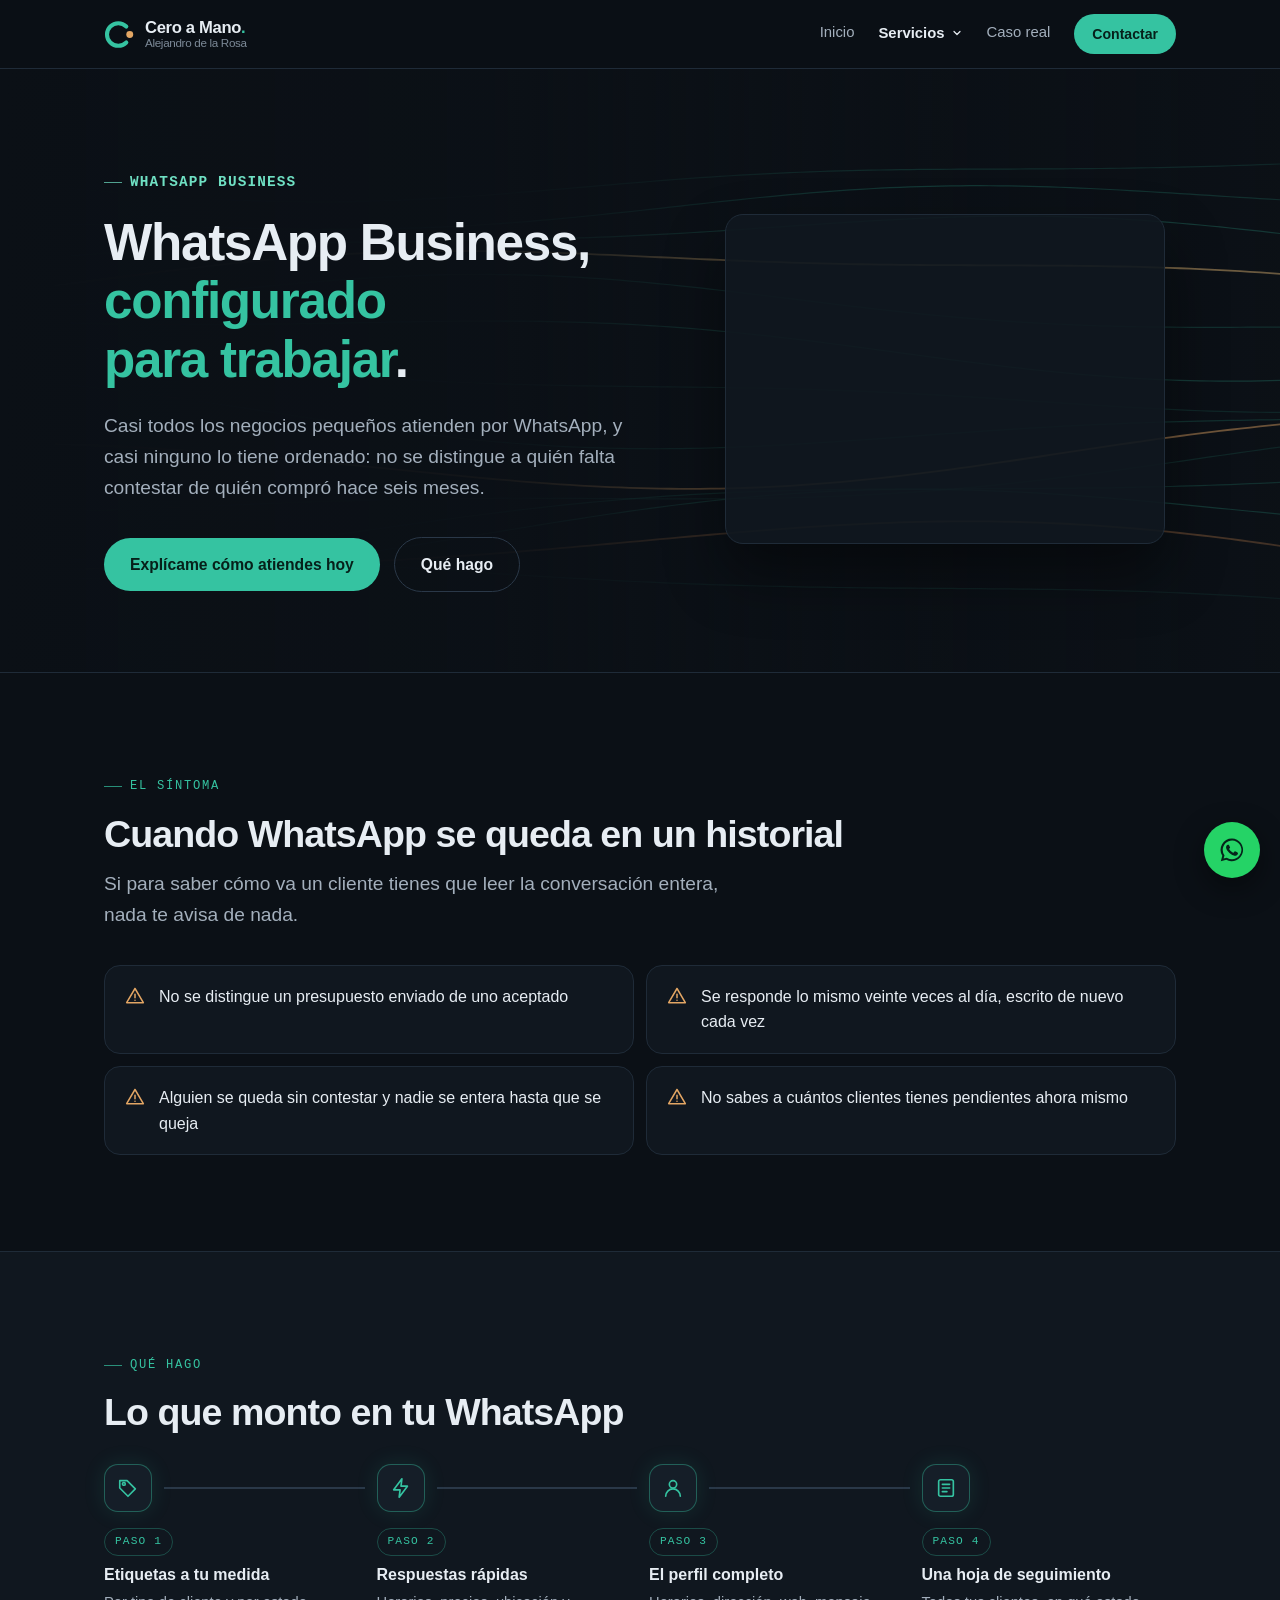
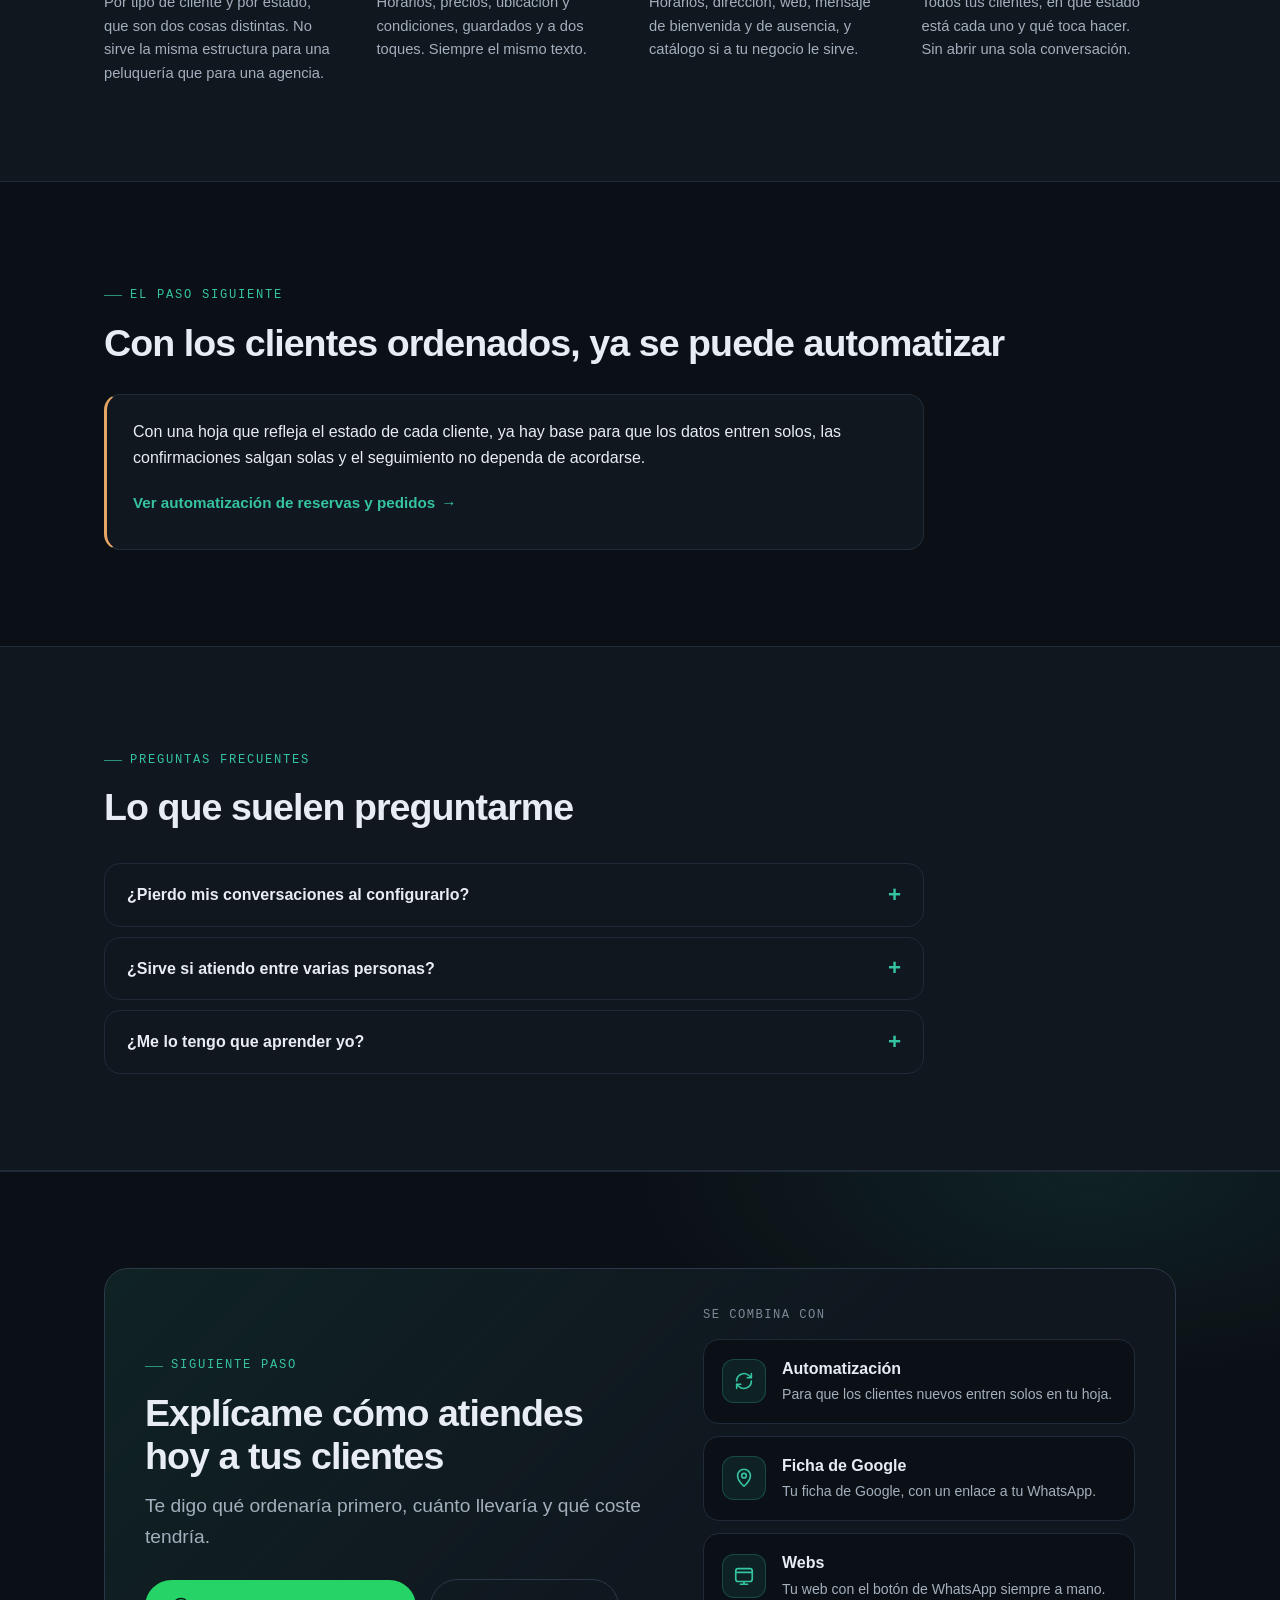
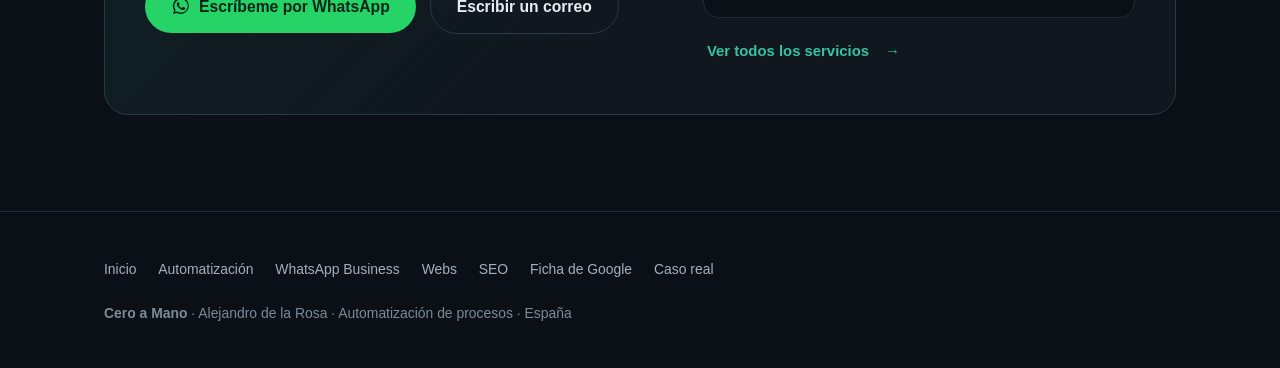
<file: whatsapp-business.html>
<!DOCTYPE html>
<html lang="es">
<head>
<meta charset="utf-8">
<meta name="viewport" content="width=device-width, initial-scale=1">
<title>WhatsApp Business para empresas · Cero a Mano</title>
<meta name="description" content="Configuro WhatsApp Business para tu negocio: etiquetas, respuestas rápidas, perfil y hoja de seguimiento. En Zaragoza y en remoto para toda España.">
<link rel="canonical" href="https://ceroamano.com/whatsapp-business.html">
<meta property="og:type" content="website">
<meta property="og:title" content="WhatsApp Business para empresas · Cero a Mano">
<meta property="og:description" content="Configuro WhatsApp Business para tu negocio: etiquetas, respuestas rápidas, perfil y hoja de seguimiento. En Zaragoza y en remoto para toda España.">
<meta property="og:url" content="https://ceroamano.com/whatsapp-business.html">
<meta property="og:locale" content="es_ES">
<meta property="og:site_name" content="Cero a Mano">
<meta property="og:image" content="https://ceroamano.com/og-imagen.png">
<meta property="og:image:width" content="1200">
<meta property="og:image:height" content="630">
<meta property="og:image:alt" content="Cero a Mano. Automatización, WhatsApp Business, webs y SEO. Alejandro de la Rosa.">
<meta name="twitter:card" content="summary_large_image">
<meta name="twitter:title" content="WhatsApp Business para empresas · Cero a Mano">
<meta name="twitter:description" content="Configuro WhatsApp Business para tu negocio: etiquetas, respuestas rápidas, perfil y hoja de seguimiento. En Zaragoza y en remoto para toda España.">
<meta name="twitter:image" content="https://ceroamano.com/og-imagen.png">
<meta name="theme-color" content="#0b1016">
<link rel="icon" href="favicon.svg" type="image/svg+xml">
<script>document.documentElement.classList.add('js')</script>
<!-- WEB v5 (03/10/2026): fondo A (ondas arriba), aprobada por Alex. Estilos y código dentro de cada página: no usa estilos.css. -->
<style>
:root{
  --fondo:#0b1016; --capa:#10171f; --capa2:#151e28; --linea:#1f2b38; --linea2:#2a3848;
  --texto:#e7edf3; --suave:#a3afbc; --tenue:#7d8a98;
  --verde:#35c3a1; --verde-osc:#0d5f52; --verde-vidrio:rgba(53,195,161,.10);
  --ambar:#e3a664; --ambar-vidrio:rgba(227,166,100,.10);
  --radio:16px; --ancho:1120px;
  --mono:ui-monospace,"SF Mono","Cascadia Mono","Segoe UI Mono",Consolas,"Liberation Mono",monospace;
}
*{box-sizing:border-box;margin:0;padding:0}
html{scroll-behavior:smooth;background:var(--fondo)}
body{font-family:-apple-system,BlinkMacSystemFont,"Segoe UI",Inter,Roboto,Helvetica,Arial,sans-serif;
  color:var(--texto);background:var(--fondo);line-height:1.6;-webkit-font-smoothing:antialiased}
.env{max-width:var(--ancho);margin:0 auto;padding:0 24px}
section{padding:96px 0;position:relative}
h1,h2,h3{line-height:1.14;letter-spacing:-.025em;font-weight:700;color:var(--texto)}
h1{font-size:clamp(2.1rem,5.2vw,3.7rem);text-wrap:balance}
h2{font-size:clamp(1.6rem,3.4vw,2.35rem);margin-bottom:14px;text-wrap:balance}
h3{font-size:1.08rem;margin-bottom:6px}
p{color:var(--suave)}
.grande{font-size:clamp(1.03rem,1.8vw,1.2rem)}
.estrecho{max-width:58ch}
a{color:var(--verde)}
.resalte{color:var(--verde)}
:focus-visible{outline:2px solid var(--verde);outline-offset:3px;border-radius:6px}

/* etiqueta de sección en monoespaciada */
.etiqueta{display:inline-flex;align-items:center;gap:8px;font-family:var(--mono);font-size:.76rem;
  letter-spacing:.14em;text-transform:uppercase;color:var(--verde);margin-bottom:16px}
.etiqueta::before{content:"";width:18px;height:1px;background:currentColor;opacity:.7}
.etiqueta.ambar{color:var(--ambar)}

/* ── menú ─────────────────────────────────────────────────── */
nav{position:sticky;top:0;z-index:30;background:rgba(11,16,22,.78);
  backdrop-filter:blur(12px);-webkit-backdrop-filter:blur(12px);border-bottom:1px solid var(--linea)}
nav .env{display:flex;align-items:center;justify-content:space-between;height:68px;gap:18px}
.marca{font-weight:700;letter-spacing:-.02em;text-decoration:none;color:var(--texto);font-size:1.04rem;line-height:1.15}
.marca span{color:var(--verde)}
.marca em{display:block;font-style:normal;font-weight:500;font-size:.73rem;color:var(--tenue);margin-top:-1px}
.enlaces{display:flex;gap:24px;align-items:center}
.enlaces a{color:var(--suave);text-decoration:none;font-size:.93rem;transition:color .2s}
.enlaces a:hover{color:var(--texto)}
.enlaces a[aria-current]{color:var(--texto);font-weight:600}
.enlaces a:not(.btn){position:relative;padding-bottom:3px}
.enlaces a:not(.btn)::after{content:"";position:absolute;left:0;bottom:0;height:2px;width:0;background:var(--verde);transition:width .22s}
.enlaces a:not(.btn):hover::after,.enlaces a[aria-current]:not(.btn)::after{width:100%}
.enlaces a[aria-current]:not(.btn)::after{background:var(--tenue)}

/* ── botones ──────────────────────────────────────────────── */
.btn{display:inline-flex;align-items:center;justify-content:center;gap:8px;background:var(--verde);color:#06201a!important;
  text-decoration:none;padding:14px 26px;border-radius:999px;font-weight:650;font-size:.98rem;
  transition:transform .15s,box-shadow .2s;box-shadow:0 0 0 0 rgba(53,195,161,0)}
.btn:hover{transform:translateY(-2px);box-shadow:0 8px 28px rgba(53,195,161,.28)}
.btn.chico{padding:9px 18px;font-size:.88rem}
.btn.hueco{background:transparent;color:var(--texto)!important;border:1px solid var(--linea2)}
.btn.hueco:hover{border-color:var(--verde);box-shadow:none}
.acciones{display:flex;flex-wrap:wrap;gap:14px;align-items:center}

/* ── portada con lluvia de símbolos ───────────────────────── */
.hero{position:relative;overflow:hidden;padding:110px 0 84px;border-bottom:1px solid var(--linea)}
#lluvia{position:absolute;inset:0;width:100%;height:100%;display:block}
.hero::after{content:"";position:absolute;inset:0;pointer-events:none;
  background:linear-gradient(90deg,var(--fondo) 0%,rgba(11,16,22,.88) 38%,rgba(11,16,22,.2) 72%,rgba(11,16,22,.4) 100%),
             linear-gradient(0deg,var(--fondo) 0%,transparent 30%)}
.hero .env{position:relative;z-index:2}
.hero h1{max-width:17ch;margin-top:4px}
.hero .etiqueta{font-size:.9rem;letter-spacing:.08em;color:#6fe0c3;font-weight:600}
.hero .grande{margin:22px 0 34px;max-width:52ch}
.datos{display:grid;grid-template-columns:repeat(3,minmax(0,1fr));gap:1px;margin-top:62px;max-width:760px;
  background:var(--linea);border:1px solid var(--linea);border-radius:var(--radio);overflow:hidden}
.datos div{background:rgba(16,23,31,.86);padding:18px 20px;backdrop-filter:blur(4px)}
.datos b{display:block;font-family:var(--mono);font-size:1.45rem;font-weight:600;color:var(--texto);letter-spacing:-.02em}
.datos span{font-size:.84rem;color:var(--tenue);line-height:1.4;display:block;margin-top:4px}

/* ── cómo funciona: flujo + consola ───────────────────────── */
.flujo{display:grid;gap:22px;margin-top:44px}
@media(min-width:900px){.flujo{grid-template-columns:1.05fr .95fr;align-items:stretch}}
.pasos{display:flex;flex-direction:column;gap:12px;position:relative}
.paso{display:flex;gap:16px;align-items:flex-start;padding:20px 22px;border:1px solid var(--linea);border-radius:var(--radio);
  background:var(--capa);transition:border-color .4s,background .4s,transform .4s}
.paso .ico{flex:none;width:44px;height:44px;border-radius:12px;display:grid;place-items:center;
  background:var(--capa2);border:1px solid var(--linea2);color:var(--suave);transition:all .4s}
.paso p{font-size:.93rem;margin-top:2px}
.paso.activo{border-color:rgba(53,195,161,.55);background:linear-gradient(90deg,rgba(53,195,161,.08),var(--capa) 70%)}
.paso.activo .ico{color:var(--verde);border-color:rgba(53,195,161,.5);box-shadow:0 0 22px rgba(53,195,161,.18)}
.salidas{display:flex;flex-wrap:wrap;gap:8px;margin-top:10px}
.salidas span{font-size:.8rem;color:var(--suave);border:1px solid var(--linea2);border-radius:999px;padding:4px 11px}
.paso.activo .salidas span{border-color:rgba(53,195,161,.35);color:var(--texto)}

.consola{border:1px solid var(--linea2);border-radius:var(--radio);background:#070b0f;overflow:hidden;
  display:flex;flex-direction:column;min-height:300px;font-family:var(--mono);font-size:.84rem}
.consola .barra{display:flex;align-items:center;gap:7px;padding:12px 16px;border-bottom:1px solid var(--linea);color:var(--tenue);font-size:.75rem}
.consola .barra i{width:9px;height:9px;border-radius:50%;background:var(--linea2);display:block}
.consola .barra em{font-style:normal;margin-left:8px}
.consola .barra .vivo{margin-left:auto;color:var(--verde);display:flex;align-items:center;gap:6px}
.consola .barra .vivo::before{content:"";width:7px;height:7px;border-radius:50%;background:var(--verde);animation:latido 1.6s infinite}
@keyframes latido{0%,100%{opacity:1}50%{opacity:.25}}
.registro{list-style:none;padding:16px 18px;display:flex;flex-direction:column;gap:9px;flex:1}
.registro li{display:flex;gap:10px;color:var(--suave);transform:translateY(6px);transition:opacity .35s,transform .35s}
.js .registro li{opacity:0;transform:translateY(6px)}
.js .registro li.ve{opacity:1;transform:none}
.registro li .h{color:#7d8a98;flex:none}
.registro li .ok{color:var(--verde)}
.registro li .ent{color:var(--ambar)}
.pie-fig{margin-top:16px;font-size:.86rem;color:var(--tenue)}

/* ── servicios en pestañas ────────────────────────────────── */
.fondo-capa{background:var(--capa);border-top:1px solid var(--linea);border-bottom:1px solid var(--linea)}
.pestanas{display:flex;gap:6px;margin-top:38px;padding:6px;border:1px solid var(--linea);border-radius:999px;
  background:var(--fondo);width:max-content;max-width:100%;overflow-x:auto;scrollbar-width:none}
.pestanas::-webkit-scrollbar{display:none}
.pestanas button{all:unset;cursor:pointer;display:flex;align-items:center;gap:8px;padding:11px 18px;border-radius:999px;
  font-size:.93rem;font-weight:600;color:var(--suave);white-space:nowrap;transition:background .25s,color .25s}
.pestanas button:hover{color:var(--texto)}
.pestanas button[aria-selected="true"]{background:var(--capa2);color:var(--texto);box-shadow:inset 0 0 0 1px var(--linea2)}
.pestanas button[aria-selected="true"] svg{color:var(--verde)}
.pestanas button:focus-visible{outline:2px solid var(--verde);outline-offset:-2px}
.panel{display:grid;gap:34px;margin-top:26px;padding:34px;border:1px solid var(--linea);border-radius:22px;background:var(--fondo)}
@media(min-width:900px){.panel{grid-template-columns:1fr 1fr;align-items:center;padding:44px}}
.panel[hidden]{display:none}
.panel.entra{animation:entra .45s cubic-bezier(.2,.7,.3,1)}
@keyframes entra{from{opacity:0;transform:translateY(10px)}to{opacity:1;transform:none}}
.panel h3{font-size:1.45rem;margin-bottom:10px}
.puntos{list-style:none;margin:22px 0 26px;display:flex;flex-direction:column;gap:12px}
.puntos li{display:flex;gap:12px;align-items:center;color:var(--texto);font-size:.97rem}
.puntos li svg{flex:none;color:var(--verde)}
.mas{font-weight:600;text-decoration:none;display:inline-flex;gap:6px;align-items:center;padding:10px 0}
.mas:hover{gap:10px}
.mas{transition:gap .2s}
.escena{border:1px solid var(--linea);border-radius:18px;background:var(--capa);aspect-ratio:4/3;position:relative;overflow:hidden}
.escena svg{position:absolute;inset:0;width:100%;height:100%}


/* ── las piezas se conectan ───────────────────────────────── */
.conecta{margin-top:26px;padding:34px;border:1px solid var(--linea);border-radius:22px;background:var(--fondo)}
.conecta h3{font-size:1.35rem;margin-bottom:8px}
.cadena{list-style:none;display:grid;margin-top:30px}
.cadena li{position:relative;display:grid;grid-template-columns:48px 1fr;gap:0 16px;padding-bottom:30px;align-content:start}
.cadena li:last-child{padding-bottom:0}
.nodo{width:48px;height:48px;border-radius:14px;display:grid;place-items:center;background:var(--capa2);
  border:1px solid rgba(53,195,161,.4);color:var(--verde);box-shadow:0 0 22px rgba(53,195,161,.12);position:relative;z-index:1}
.cadena em{display:inline-block;font-style:normal;font-family:var(--mono);font-size:.7rem;letter-spacing:.1em;text-transform:uppercase;
  color:var(--verde);border:1px solid rgba(53,195,161,.3);border-radius:999px;padding:7px 10px;margin-bottom:8px;line-height:1;text-box:trim-both cap alphabetic}
.cadena b{display:block;color:var(--texto);font-weight:600;font-size:1rem;line-height:1.35}
.hilo{position:absolute;left:23px;top:52px;bottom:4px;width:2px;background:var(--linea2);overflow:hidden}
.hilo::after{content:"";position:absolute;left:-2px;top:-35%;width:6px;height:35%;border-radius:3px;
  background:linear-gradient(180deg,transparent,var(--verde));animation:viajeV 2.4s linear infinite}
.cadena li:nth-child(2) .hilo::after{animation-delay:1.2s}
@keyframes viajeV{to{top:100%}}
@keyframes viajeH{to{left:100%}}
@media(min-width:820px){
  .cadena{grid-template-columns:repeat(3,1fr);gap:18px}
  .cadena li{grid-template-columns:1fr;gap:14px;padding-bottom:0;padding-right:24px}
  .hilo{left:60px;right:-6px;top:23px;bottom:auto;width:auto;height:2px}
  .hilo::after{top:-2px;left:-35%;width:35%;height:6px;background:linear-gradient(90deg,transparent,var(--verde));animation-name:viajeH}
}
@media(max-width:560px){.conecta{padding:24px}}


/* ── menú: «Servicios» desplegable ─────────────────────────── */
.desplegable{position:relative}
.abre-sub{all:unset;cursor:pointer;display:inline-flex;align-items:center;gap:6px;color:var(--suave);font-size:.93rem;padding-bottom:3px;transition:color .2s}
.abre-sub:hover,.abre-sub.actual,.desplegable.abierto .abre-sub{color:var(--texto)}
.abre-sub.actual{font-weight:600}
.abre-sub svg{transition:transform .2s}
.desplegable.abierto .abre-sub svg{transform:rotate(180deg)}
.abre-sub:focus-visible{outline:2px solid var(--verde);outline-offset:4px;border-radius:6px}
.sub{position:absolute;top:100%;left:-16px;padding-top:14px;display:none;z-index:40}
.desplegable.abierto .sub{display:block}
.sub .caja{min-width:250px;background:var(--capa);border:1px solid var(--linea2);border-radius:14px;padding:8px;
  box-shadow:0 18px 40px rgba(0,0,0,.5);display:flex;flex-direction:column}
.sub a,.enlaces .sub a:not(.btn){display:flex;align-items:center;gap:10px;padding:11px 12px;border-radius:9px;color:var(--suave);font-size:.93rem}
.sub a svg{color:var(--tenue);flex:none}
.sub a:hover{background:var(--capa2);color:var(--texto)}
.sub a:hover svg,.sub a[aria-current] svg{color:var(--verde)}
.sub a[aria-current]{color:var(--texto);font-weight:600;background:var(--capa2)}
.enlaces .sub a:not(.btn)::after{display:none}
@media(hover:hover) and (min-width:861px){.desplegable:hover .sub{display:block}.desplegable:hover .abre-sub svg{transform:rotate(180deg)}}

/* ── ¿Te pasa esto? ───────────────────────────────────────── */
.problemas{display:grid;gap:14px;margin-top:38px}
@media(min-width:760px){.problemas{grid-template-columns:repeat(2,1fr)}}
@media(min-width:1040px){.problemas{grid-template-columns:repeat(3,1fr)}}
.problema{border:1px solid var(--linea);border-radius:var(--radio);background:var(--capa);padding:24px;display:flex;flex-direction:column;
  justify-content:space-between;gap:18px;transition:border-color .2s,transform .2s cubic-bezier(.2,.7,.3,1)}
.problema:hover{border-color:var(--linea2);transform:translateY(-3px)}
.problema q{quotes:"«" "»";font-size:1.12rem;font-weight:600;color:var(--texto);line-height:1.35}
.problema .va{display:flex;flex-wrap:wrap;gap:8px;margin-top:auto}
.problema .va a{display:inline-flex;align-items:center;gap:7px;text-decoration:none;font-size:.86rem;font-weight:600;color:var(--verde);
  border:1px solid rgba(53,195,161,.3);border-radius:999px;padding:9px 14px;transition:background .2s,border-color .2s}
.problema .va a:hover{background:var(--verde-vidrio);border-color:var(--verde)}


/* ── WhatsApp ─────────────────────────────────────────────── */
.btn.wa{background:#25d366;color:#05241a!important}
.btn.wa:hover{box-shadow:0 8px 28px rgba(37,211,102,.3)}
.wa-flota{position:fixed;right:20px;bottom:22px;z-index:60;width:56px;height:56px;border-radius:50%;display:grid;place-items:center;
  background:#25d366;color:#05241a;box-shadow:0 10px 30px rgba(0,0,0,.45);transition:transform .2s,opacity .3s}
.wa-flota svg{width:28px;height:28px}
.wa-flota:hover{transform:scale(1.07)}
.wa-flota:focus-visible{outline:3px solid #e7edf3;outline-offset:3px}
.wa-flota.oculto{opacity:0;pointer-events:none;transform:scale(.8);visibility:hidden;transition:transform .2s,opacity .3s,visibility 0s .3s}


/* ── ¿Te pasa esto?, plegable ─────────────────────────────── */
.plegable{position:relative;border:1px solid var(--linea);border-radius:22px;background:var(--capa);transition:border-color .2s}
.plegable:hover{border-color:var(--linea2)}
.pleg-cab{padding:30px 34px}
.pleg-cab .etiqueta{margin-bottom:10px}
.pleg-cab h2{margin:0}
.plegable summary{list-style:none;cursor:pointer;position:absolute;top:50px;right:34px;border-radius:999px}
.plegable details[open] summary{top:50px}
.plegable summary::-webkit-details-marker{display:none}
.plegable .abre{display:inline-flex;align-items:center;gap:10px;font-size:.9rem;font-weight:600;color:var(--verde);
  border:1px solid rgba(53,195,161,.35);border-radius:999px;padding:10px 16px;white-space:nowrap;transition:background .2s}
.plegable summary:hover .abre{background:var(--verde-vidrio)}
.plegable .abre svg{transition:transform .25s}
.plegable details[open] .abre svg{transform:rotate(180deg)}
.plegable .abre .cerrar{display:none}
.plegable details[open] .abre .ver{display:none}
.plegable details[open] .abre .cerrar{display:inline}
.plegable summary:focus-visible{outline:2px solid var(--verde);outline-offset:3px}
.plegable .dentro-pleg{padding:0 34px 34px}
.plegable .problemas{margin-top:0}
.plegable details[open] .dentro-pleg{animation:entra .45s cubic-bezier(.2,.7,.3,1)}
@media(max-width:560px){.pleg-cab{padding:24px 24px 16px}.plegable summary{position:static;display:block;padding:0 24px 24px}.plegable .dentro-pleg{padding:0 24px 24px}}

/* ── fondo de ondas: se apaga detrás del texto (máscara en CSS, no en cada fotograma) ── */
@media(min-width:701px){#lluvia{-webkit-mask-image:linear-gradient(90deg,rgba(0,0,0,.15) 0%,rgba(0,0,0,.4) 37%,#000 62%);mask-image:linear-gradient(90deg,rgba(0,0,0,.15) 0%,rgba(0,0,0,.4) 37%,#000 62%)}}

/* ── cómo trabajo ─────────────────────────────────────────── */
.rejilla{display:grid;gap:18px;margin-top:40px}
@media(min-width:820px){.tres{grid-template-columns:repeat(3,1fr)}.dos{grid-template-columns:1fr 1fr}}
.tarjeta{background:var(--capa);border:1px solid var(--linea);border-radius:var(--radio);padding:26px;
  transition:transform .2s cubic-bezier(.2,.7,.3,1),border-color .2s}
.tarjeta:hover{transform:translateY(-4px);border-color:var(--linea2)}
.tarjeta .ico{width:46px;height:46px;border-radius:12px;display:grid;place-items:center;margin-bottom:18px;
  background:var(--verde-vidrio);color:var(--verde);border:1px solid rgba(53,195,161,.25)}
.tarjeta p{font-size:.95rem}

/* ── caso real ────────────────────────────────────────────── */
.caso{display:grid;gap:22px;margin-top:40px}
@media(min-width:900px){.caso{grid-template-columns:.9fr 1.1fr}}
.cifra{border:1px solid var(--linea);border-radius:var(--radio);background:var(--capa);padding:30px;display:flex;flex-direction:column;justify-content:center;gap:10px}
.anillo{position:relative;width:170px;height:170px;margin-bottom:8px}
.anillo svg{width:100%;height:100%;transform:rotate(-90deg)}
.anillo .pista{stroke:var(--linea2)}
.anillo .arco{stroke:var(--ambar);stroke-linecap:round;stroke-dasharray:440.5;stroke-dashoffset:440;transition:stroke-dashoffset 1.8s cubic-bezier(.2,.7,.3,1)}
.anillo.dentro .arco{stroke-dashoffset:0}
.anillo b{position:absolute;inset:0;display:grid;place-items:center;font-family:var(--mono);font-size:2.6rem;font-weight:600;letter-spacing:-.03em}
.anillo b small{display:block;font-size:.85rem;color:var(--tenue);font-weight:500;text-align:center;letter-spacing:0;margin-top:-4px}
.cifra .titular{font-size:1.2rem;font-weight:650;color:var(--texto)}
.cifra .fuente{font-size:.82rem;color:var(--tenue)}
.antes{border:1px solid var(--linea);border-radius:var(--radio);background:var(--capa);padding:28px}
.antes h3{font-family:var(--mono);font-size:.76rem;letter-spacing:.14em;text-transform:uppercase;color:var(--tenue);font-weight:500;margin-bottom:16px}
.tachar{list-style:none;display:flex;flex-direction:column;gap:10px}
.tachar li{display:flex;align-items:center;gap:12px;color:var(--suave);font-size:.96rem;position:relative}
.tachar li i{flex:none;width:22px;height:22px;border-radius:6px;border:1px solid var(--linea2);display:grid;place-items:center;
  font-style:normal;font-size:.7rem;font-family:var(--mono);color:var(--tenue);transition:all .35s}
.tachar li span{text-decoration:line-through 1.5px transparent;transition:text-decoration-color .5s,color .5s}
.tachar li.hecho span{color:var(--tenue)}
.tachar li.hecho span{text-decoration-color:var(--ambar)}
.tachar li.hecho i{background:var(--ambar-vidrio);border-color:rgba(227,166,100,.4);color:var(--ambar)}
.ahora{margin-top:20px;padding-top:18px;border-top:1px dashed var(--linea2);display:flex;gap:12px;align-items:center;
  color:var(--texto);font-weight:600;transition:all .5s}
.js .ahora{opacity:0;transform:translateY(6px)}
.js .ahora.ve{opacity:1;transform:none}
.ahora svg{color:var(--verde);flex:none}
blockquote{margin-top:22px;border:1px solid var(--linea);border-left:3px solid var(--verde);border-radius:var(--radio);
  background:var(--capa);padding:26px 28px;font-size:1.04rem;color:var(--texto)}
blockquote footer{margin-top:12px;font-size:.88rem;color:var(--tenue)}

/* ── en desarrollo ────────────────────────────────────────── */
.estado{display:inline-flex;align-items:center;gap:7px;font-family:var(--mono);font-size:.72rem;letter-spacing:.08em;
  text-transform:uppercase;color:var(--ambar);margin-bottom:12px}
.estado::before{content:"";width:7px;height:7px;border-radius:50%;background:var(--ambar);animation:latido 2s infinite}

/* ── contacto ─────────────────────────────────────────────── */
.cta{border-top:1px solid var(--linea);background:
  radial-gradient(700px 320px at 85% 0%,rgba(53,195,161,.10),transparent 65%),var(--fondo)}
.como{list-style:none;display:grid;gap:14px;margin:34px 0 34px;counter-reset:c}
@media(min-width:820px){.como{grid-template-columns:repeat(3,1fr)}}
.como li{counter-increment:c;border:1px solid var(--linea);border-radius:var(--radio);padding:20px 22px;background:var(--capa);color:var(--suave);font-size:.95rem}
.como li::before{content:"0" counter(c);display:block;font-family:var(--mono);color:var(--verde);font-size:.8rem;margin-bottom:8px}
.como li b{color:var(--texto);font-weight:600}

footer.pie{padding:36px 0 44px;font-size:.87rem;color:var(--tenue);border-top:1px solid var(--linea)}
.pie .env{display:flex;justify-content:space-between;flex-wrap:wrap;gap:12px}
.pie a{color:var(--suave);text-decoration:none;margin-right:18px;display:inline-block;padding:10px 0}
.pie a:hover{color:var(--verde)}

/* ── aparición al bajar ───────────────────────────────────── */
.js .rev{opacity:0;transform:translateY(18px);transition:opacity .7s cubic-bezier(.2,.7,.3,1),transform .7s cubic-bezier(.2,.7,.3,1)}
.js .rev.dentro{opacity:1;transform:none}
@media print{.js .rev,.js .registro li,.js .ahora{opacity:1!important;transform:none!important}.panel[hidden]{display:grid}#lluvia{display:none}}
.rev.d1{transition-delay:.08s}.rev.d2{transition-delay:.16s}

section[id],.panel{scroll-margin-top:84px}
@media(max-width:380px){.pestanas button[role="tab"]{font-size:.71rem;padding:10px 2px;letter-spacing:-.01em}}

/* ── menú del móvil ───────────────────────────────────────── */
.abrir-menu{display:none;background:none;border:0;padding:10px;cursor:pointer;width:44px;height:44px;flex-direction:column;justify-content:center;gap:5px}
.abrir-menu span{display:block;height:2px;width:22px;background:var(--texto);border-radius:2px;transition:transform .25s,opacity .18s}
.abrir-menu.activo span:nth-child(1){transform:translateY(7px) rotate(45deg)}
.abrir-menu.activo span:nth-child(2){opacity:0}
.abrir-menu.activo span:nth-child(3){transform:translateY(-7px) rotate(-45deg)}
@media(max-width:860px){
  .abrir-menu{display:flex}
  nav .env{position:relative}
  .enlaces{position:absolute;top:100%;left:0;right:0;flex-direction:column;align-items:stretch;gap:0;
    background:var(--capa);border-bottom:1px solid var(--linea);box-shadow:0 18px 40px rgba(0,0,0,.45);
    max-height:0;overflow:hidden;transition:max-height .3s cubic-bezier(.2,.7,.3,1)}
  .enlaces:not(.abierto){visibility:hidden;transition:max-height .3s cubic-bezier(.2,.7,.3,1),visibility 0s .3s}
  .enlaces.abierto{max-height:calc(100vh - 110px);overflow-y:auto}
  .pestanas{width:100%;display:grid;grid-template-columns:repeat(6,1fr);border-radius:18px}
  .pestanas button{grid-column:span 2}
  .pestanas button:nth-child(n+4){grid-column:span 3}
  .pestanas button{flex-direction:column;justify-content:center;white-space:normal;text-align:center;min-height:56px;padding:10px 6px;font-size:.84rem;line-height:1.2;border-radius:14px}

  .enlaces a,.enlaces a:not(.btn){display:block;padding:17px 24px;font-size:1.02rem;border-top:1px solid var(--linea)}
  .enlaces a:not(.btn)::after{display:none}
  .enlaces a[aria-current]{background:var(--capa2);box-shadow:inset 3px 0 0 var(--verde)}
  .enlaces a.btn{margin:16px 24px 22px;text-align:center;padding:15px 24px;display:flex}
  .desplegable{border-top:1px solid var(--linea)}
  .abre-sub{display:flex;justify-content:space-between;width:100%;box-sizing:border-box;padding:17px 24px;font-size:1.02rem}
  .abre-sub.actual{box-shadow:inset 3px 0 0 var(--verde)}
  .sub{position:static;padding:0 0 8px}
  .sub .caja{min-width:0;background:none;border:0;box-shadow:none;padding:0 12px}
  .enlaces .sub a,.enlaces .sub a:not(.btn){border-top:0;padding:13px 16px 13px 28px;font-size:.98rem}
}
@media(max-width:560px){
  section{padding:72px 0}
  .hero{padding:72px 0 56px}
  .hero .etiqueta{font-size:.78rem;letter-spacing:.05em}
  .hero::after{background:linear-gradient(180deg,rgba(11,16,22,.35) 0%,rgba(11,16,22,.62) 50%,var(--fondo) 100%)}
  .acciones{flex-direction:column;align-items:stretch}
  .acciones .btn{width:100%}
  .datos{grid-template-columns:1fr;margin-top:44px}
  .datos div{display:flex;align-items:baseline;gap:14px}
  .datos b{font-size:1.15rem;min-width:104px;white-space:nowrap}
  .datos span{margin-top:0}
  .marca em{font-size:.7rem}
  .panel{padding:24px}
  .anillo{width:140px;height:140px}
}

@media (prefers-reduced-motion: reduce){
  html{scroll-behavior:auto}
  .rev,.registro li,.ahora,.js .rev,.js .registro li,.js .ahora{opacity:1;transform:none;transition:none}
  .tarjeta:hover,.btn:hover{transform:none}
  .panel.entra{animation:none}
  .consola .barra .vivo::before,.estado::before{animation:none}
  .anillo .arco{transition:none}
  .escena *{animation:none!important}
  .hilo::after{display:none}
  .plegable details[open] .dentro-pleg{animation:none}
  .plegable .abre svg{transition:none}
  .wa-flota,.wa-flota.oculto{transition:none}
  .s1-fila,.s2-b,.s4-b,.s5-c{opacity:1!important}
  .s1-sobre{opacity:1!important;transform:translateX(118px)!important}
  .tachar li span{transition:none}
}

/* ── página interior: ficha de Google ─────────────────────── */
.hero.interior{padding:96px 0 80px}
.hero.interior .rejilla-hero{display:grid;gap:44px;align-items:center}
@media(min-width:960px){.hero.interior .rejilla-hero{grid-template-columns:1.1fr .9fr}}
.hero.interior h1{font-size:clamp(2rem,4.4vw,3.2rem);max-width:18ch}
nav.miga{position:static;background:none;backdrop-filter:none;-webkit-backdrop-filter:none;border:0;z-index:auto;font-size:.84rem;color:var(--tenue);margin-bottom:22px}
.miga a{color:var(--suave);text-decoration:none}
.miga a:hover{color:var(--verde)}
.ficha-mock{position:relative;z-index:2;border:1px solid var(--linea2);border-radius:20px;background:rgba(16,23,31,.92);
  backdrop-filter:blur(6px);padding:24px;max-width:420px;width:100%;justify-self:center;box-shadow:0 30px 60px rgba(0,0,0,.45)}
.fm-cab{display:flex;gap:14px;align-items:center;padding-bottom:18px;border-bottom:1px solid var(--linea)}
.fm-pin{width:46px;height:46px;border-radius:12px;display:grid;place-items:center;background:var(--verde-vidrio);color:var(--verde);border:1px solid rgba(53,195,161,.3);flex:none}
.fm-cab b{display:block;color:var(--texto);font-size:1.05rem}
.fm-cab span{font-size:.82rem;color:var(--tenue)}
.fm-campos{list-style:none;display:flex;flex-direction:column;gap:2px;padding:12px 0}
.fm-campos li{display:flex;justify-content:space-between;align-items:center;padding:8px 2px;font-family:var(--mono);font-size:.82rem;color:var(--tenue);transition:color .35s}
.fm-campos li i{width:20px;height:20px;border-radius:6px;border:1px solid var(--linea2);display:grid;place-items:center;font-style:normal;color:transparent;transition:all .35s}
.fm-campos li.ok{color:var(--texto)}
.fm-campos li.ok i{border-color:rgba(53,195,161,.5);background:var(--verde-vidrio);color:var(--verde)}
.fm-burbuja{border:1px solid var(--linea2);border-radius:14px;padding:12px 14px;margin-top:10px;transition:opacity .45s,transform .45s}
.fm-burbuja em{display:block;font-style:normal;font-family:var(--mono);font-size:.72rem;letter-spacing:.06em;margin-bottom:8px}
.fm-burbuja i{display:block;height:7px;border-radius:4px;background:var(--linea2);margin-top:6px}
.fm-burbuja i+i{width:65%}
.fm-resena{border-color:rgba(227,166,100,.45)}
.fm-resena em{color:var(--ambar)}
.fm-resp{margin-left:28px;border-color:rgba(53,195,161,.4)}
.fm-resp em{color:var(--verde)}
.js .fm-burbuja{opacity:0;transform:translateY(8px)}
.js .fm-burbuja.ve{opacity:1;transform:none}

.cadena.cuatro li p{font-size:.92rem;margin-top:6px}
@media(min-width:820px){.cadena.cuatro{grid-template-columns:repeat(4,1fr)}}
.chips{display:flex;flex-wrap:wrap;gap:6px;margin-top:10px}
.chips span{font-size:.78rem;color:var(--suave);border:1px solid var(--linea2);border-radius:999px;padding:4px 10px}

.vias{display:grid;gap:18px;margin-top:40px}
@media(min-width:880px){.vias{grid-template-columns:1fr 1fr}}
.via{border:1px solid var(--linea);border-radius:20px;background:var(--fondo);padding:30px;display:grid;grid-template-columns:minmax(0,1fr);gap:24px}
.via h3{font-size:1.25rem}
.via p{font-size:.96rem}
.via .vis{border:1px solid var(--linea);border-radius:16px;background:var(--capa);min-height:210px;display:grid;place-items:center;padding:22px}
.qr-cartel{display:flex;align-items:center;justify-content:center;flex-wrap:wrap;gap:20px}
.qr-cartel svg{flex:none}
.qr-cartel span{font-family:var(--mono);font-size:.8rem;color:var(--suave);max-width:13ch;line-height:1.5}
.qr-linea{animation:escanea 2.6s ease-in-out infinite}
@keyframes escanea{0%,100%{transform:translateY(0)}50%{transform:translateY(64px)}}
.chat{width:100%;max-width:330px;display:flex;flex-direction:column;gap:10px}
.chat .hora{font-family:var(--mono);font-size:.72rem;color:var(--tenue);text-align:center}
.chat .msg{align-self:flex-start;background:#163a33;color:#dff5ee;border-radius:4px 16px 16px 16px;padding:12px 14px;font-size:.9rem;line-height:1.45;max-width:92%}
.chat .msg u{color:#7fe3c9;text-decoration:underline}
.chat .escribiendo{align-self:flex-start;display:none;gap:4px;padding:12px 14px;border-radius:4px 16px 16px 16px;background:#163a33}
.chat .escribiendo b{width:6px;height:6px;border-radius:50%;background:#7fe3c9;animation:punto 1.2s infinite}
.chat .escribiendo b:nth-child(2){animation-delay:.15s}.chat .escribiendo b:nth-child(3){animation-delay:.3s}
@keyframes punto{0%,60%,100%{opacity:.25}30%{opacity:1}}
.js .chat:not(.listo) .escribiendo{display:flex}
.js .chat .msg{display:none}
.js .chat.listo .msg{display:block;animation:entra .4s cubic-bezier(.2,.7,.3,1)}
.js .chat.listo .escribiendo{display:none}

.tarjeta-cierre{border:1px solid var(--linea2);border-radius:24px;padding:40px;background:linear-gradient(135deg,rgba(53,195,161,.10),var(--capa) 55%);display:grid;gap:30px}
@media(min-width:900px){.tarjeta-cierre{grid-template-columns:1.1fr .9fr;align-items:center}}
.relac{display:grid;gap:12px}
.relac h3{font-family:var(--mono);font-size:.76rem;letter-spacing:.12em;text-transform:uppercase;color:var(--tenue);font-weight:500;margin-bottom:4px}
.relac a{display:flex;gap:16px;align-items:center;text-decoration:none;border:1px solid var(--linea);border-radius:var(--radio);background:var(--fondo);padding:16px 18px;transition:border-color .2s,transform .2s}
.relac a:hover{border-color:var(--linea2);transform:translateY(-2px)}
.relac .ico{width:44px;height:44px;border-radius:12px;display:grid;place-items:center;flex:none;background:var(--verde-vidrio);color:var(--verde);border:1px solid rgba(53,195,161,.25)}
.relac b{display:block;color:var(--texto)}
.relac small{color:var(--suave);font-size:.88rem}
.relac a.todos{border:0;background:none;padding:10px 4px;font-weight:600;color:var(--verde);font-size:.93rem}
@media(max-width:560px){.tarjeta-cierre{padding:24px}}
@media(max-width:560px){.hero.interior{padding:56px 0 56px}.via{padding:22px}.ficha-mock{padding:20px}}
@media (prefers-reduced-motion: reduce){.qr-linea,.chat .escribiendo b,.js .chat.listo .msg{animation:none}.js .fm-burbuja{opacity:1;transform:none}}

/* ── páginas interiores (web completa v4) ─────────────────── */
.faq{max-width:820px;margin-top:34px;display:grid;gap:10px}
.faq details{border:1px solid var(--linea);border-radius:var(--radio);background:var(--capa);transition:border-color .2s}
.faq details[open]{border-color:var(--linea2)}
.faq summary{list-style:none;cursor:pointer;padding:18px 22px;font-weight:600;color:var(--texto);display:flex;justify-content:space-between;align-items:center;gap:16px;border-radius:var(--radio)}
.faq summary::-webkit-details-marker{display:none}
.faq summary::after{content:"+";color:var(--verde);font-size:1.4rem;line-height:1;flex:none}
.faq details[open] summary::after{content:"−"}
.faq summary:focus-visible{outline:2px solid var(--verde);outline-offset:2px}
.faq details p{padding:0 22px 20px;font-size:.96rem}
.sintomas{display:grid;gap:12px;margin-top:34px}
@media(min-width:760px){.sintomas{grid-template-columns:1fr 1fr}}
.sintomas li{list-style:none;display:flex;gap:14px;align-items:flex-start;border:1px solid var(--linea);border-radius:var(--radio);background:var(--capa);padding:18px 20px;color:var(--texto)}
.sintomas li svg{flex:none;color:var(--ambar);margin-top:2px}
.compara{display:grid;gap:18px;margin-top:38px}
@media(min-width:860px){.compara{grid-template-columns:1fr 1fr}}
.compara .col{border:1px solid var(--linea);border-radius:var(--radio);background:var(--capa);padding:28px}
.compara .col.ahora-col{border-color:rgba(53,195,161,.35);background:linear-gradient(160deg,rgba(53,195,161,.07),var(--capa) 60%)}
.compara h3{font-family:var(--mono);font-size:.76rem;letter-spacing:.14em;text-transform:uppercase;color:var(--tenue);font-weight:500;margin-bottom:16px}
.compara .ahora-col h3{color:var(--verde)}
.compara ul{list-style:none;display:flex;flex-direction:column;gap:12px}
.compara li{display:flex;gap:12px;align-items:flex-start;color:var(--suave);font-size:.97rem}
.compara .ahora-col li{color:var(--texto)}
.compara li svg{flex:none;margin-top:3px}
.compara .antes-col li svg{color:var(--ambar)}
.compara .ahora-col li svg{color:var(--verde)}
.aviso{max-width:820px;margin-top:30px;border:1px solid var(--linea);border-left:3px solid var(--ambar);border-radius:var(--radio);background:var(--capa);padding:24px 26px}
.aviso p{color:var(--texto)}
.aviso p+p{margin-top:10px;color:var(--suave);font-size:.95rem}
.hero.interior .escena{max-width:440px;width:100%;justify-self:center;position:relative;z-index:2;background:rgba(16,23,31,.92);box-shadow:0 30px 60px rgba(0,0,0,.45)}
.cifra-caso{display:grid;gap:22px;margin-top:38px}
@media(min-width:900px){.cifra-caso{grid-template-columns:.8fr 1.2fr;align-items:center}}

.saltar{position:absolute;left:12px;top:-60px;z-index:100;background:var(--verde);color:#06201a;padding:10px 16px;border-radius:10px;font-weight:600;text-decoration:none}
.saltar:focus{top:12px}
.cadena:not(.en-vista) .hilo::after{animation-play-state:paused}
@media print{.js .rev,.js .registro li,.js .ahora{transition:none!important}.anillo .arco{stroke-dashoffset:0!important}
  .fm-burbuja{opacity:1!important;transform:none!important}.wa-flota,.saltar{display:none!important}}

/* ── logo (03/10/2026): el cero abierto y el punto, sin fondo ── */
.marca{display:flex;align-items:center;gap:10px}
.marca .logo{width:31px;height:29px;flex:none;display:block;transition:transform .25s cubic-bezier(.2,.7,.3,1)}
.marca:hover .logo{transform:rotate(-8deg)}
.marca .texto{display:block;color:var(--texto)}
.marca .texto span{color:var(--verde)}
@media(prefers-reduced-motion:reduce){.marca .logo{transition:none}}
@media(max-width:21em){.marca .logo{display:none}} /* en «em»: con la letra grande en un móvil estrecho, el logo se oculta para que el nombre quepa */

</style>
</head>
<body>
<a class="saltar" href="#contenido">Saltar al contenido</a>
<nav aria-label="Principal">
  <div class="env">
    <a class="marca" href="index.html"><svg class="logo" viewBox="8 8 26 24" aria-hidden="true" focusable="false"><path d="M26.72 13.28 A 9.5 9.5 0 1 0 26.72 26.72" fill="none" stroke="#35c3a1" stroke-width="3.4" stroke-linecap="round"/><circle cx="29.6" cy="20" r="2.9" fill="#e3a664"/></svg><span class="texto">Cero a Mano<span>.</span> <em>Alejandro de la Rosa</em></span></a>
    <button class="abrir-menu" aria-expanded="false" aria-controls="menu" aria-label="Abrir menú">
      <span></span><span></span><span></span>
    </button>
    <div class="enlaces" id="menu">
      <a href="index.html">Inicio</a>
      <div class="desplegable">
        <button class="abre-sub actual" aria-expanded="false" aria-controls="sub-servicios">Servicios <svg width="12" height="12" viewBox="0 0 24 24" fill="none" stroke="currentColor" stroke-width="2.4" stroke-linecap="round" stroke-linejoin="round" aria-hidden="true"><path d="m6 9 6 6 6-6"/></svg></button>
        <div class="sub" id="sub-servicios"><div class="caja">
          <a href="automatizar-reservas-y-pedidos.html"><svg width="16" height="16" viewBox="0 0 24 24" fill="none" stroke="currentColor" stroke-width="1.8" stroke-linecap="round" stroke-linejoin="round" aria-hidden="true"><path d="M4 12a8 8 0 0 1 13.7-5.7L20 8.5M20 4v4.5h-4.5M20 12a8 8 0 0 1-13.7 5.7L4 15.5M4 20v-4.5h4.5"/></svg>Automatización</a>
          <a href="whatsapp-business.html" aria-current="page"><svg width="16" height="16" viewBox="0 0 24 24" fill="none" stroke="currentColor" stroke-width="1.8" stroke-linecap="round" stroke-linejoin="round" aria-hidden="true"><path d="M21 11.5a8.4 8.4 0 0 1-12.3 7.4L3 21l2.1-5.7A8.4 8.4 0 1 1 21 11.5Z"/></svg>WhatsApp Business</a>
          <a href="webs.html"><svg width="16" height="16" viewBox="0 0 24 24" fill="none" stroke="currentColor" stroke-width="1.8" stroke-linecap="round" stroke-linejoin="round" aria-hidden="true"><rect x="3" y="4" width="18" height="14" rx="2.5"/><path d="M3 8h18M8 21h8M12 18v3"/></svg>Webs</a>
          <a href="seo-para-negocios.html"><svg width="16" height="16" viewBox="0 0 24 24" fill="none" stroke="currentColor" stroke-width="1.8" stroke-linecap="round" stroke-linejoin="round" aria-hidden="true"><circle cx="11" cy="11" r="7"/><path d="m20 20-3.5-3.5"/></svg>SEO</a>
          <a href="ficha-de-google.html"><svg width="16" height="16" viewBox="0 0 24 24" fill="none" stroke="currentColor" stroke-width="1.8" stroke-linecap="round" stroke-linejoin="round" aria-hidden="true"><path d="M12 21s-7-6.2-7-11.5a7 7 0 0 1 14 0C19 14.8 12 21 12 21Z"/><circle cx="12" cy="9.5" r="2.5"/></svg>Ficha de Google</a>
        </div></div>
      </div>
      <a href="caso-free-tours-malta.html">Caso real</a>
      <a href="#contacto" class="btn chico">Contactar</a>
    </div>
  </div>
</nav>
<main id="contenido">
<header class="hero interior">
  <canvas id="lluvia" aria-hidden="true"></canvas>
  <div class="env">
    <div class="rejilla-hero">
      <div>
        <span class="etiqueta">WhatsApp Business</span>
        <h1>WhatsApp Business, <span class="resalte">configurado para trabajar</span>.</h1>
        <p class="grande">Casi todos los negocios pequeños atienden por WhatsApp, y casi ninguno lo tiene ordenado: no se distingue a quién falta contestar de quién compró hace seis meses.</p>
        <div class="acciones"><a href="#contacto" class="btn">Explícame cómo atiendes hoy</a><a href="#que-hago" class="btn hueco">Qué hago</a></div>
      </div>
      <div class="escena" aria-hidden="true">
        <svg viewBox="0 0 400 300">
          <style>
            .s2-b{opacity:0;animation:s2 4.5s ease-out infinite}
            .s2-b.b2{animation-delay:.6s}.s2-b.b3{animation-delay:1.2s}
            @keyframes s2{0%{opacity:0;transform:translateY(10px)}12%,85%{opacity:1;transform:none}100%{opacity:0}}
          </style>
          <g class="s2-b"><rect x="40" y="56" width="200" height="50" rx="14" fill="#151e28" stroke="#2a3848"/><rect x="56" y="72" width="120" height="8" rx="4" fill="#2a3848"/><rect x="56" y="87" width="80" height="8" rx="4" fill="#2a3848"/>
            <rect x="252" y="68" width="100" height="26" rx="13" fill="rgba(227,166,100,.12)" stroke="#e3a664"/><text x="302" y="86" text-anchor="middle" font-family="ui-monospace,monospace" font-size="12" fill="#e3a664">nuevo</text></g>
          <g class="s2-b b2"><rect x="40" y="124" width="200" height="50" rx="14" fill="#151e28" stroke="#2a3848"/><rect x="56" y="140" width="140" height="8" rx="4" fill="#2a3848"/><rect x="56" y="155" width="60" height="8" rx="4" fill="#2a3848"/>
            <rect x="252" y="136" width="100" height="26" rx="13" fill="rgba(53,195,161,.12)" stroke="#35c3a1"/><text x="302" y="154" text-anchor="middle" font-family="ui-monospace,monospace" font-size="12" fill="#35c3a1">en curso</text></g>
          <g class="s2-b b3"><rect x="40" y="192" width="200" height="50" rx="14" fill="#151e28" stroke="#2a3848"/><rect x="56" y="208" width="100" height="8" rx="4" fill="#2a3848"/><rect x="56" y="223" width="130" height="8" rx="4" fill="#2a3848"/>
            <rect x="252" y="204" width="100" height="26" rx="13" fill="rgba(163,175,188,.08)" stroke="#7d8a98"/><text x="302" y="222" text-anchor="middle" font-family="ui-monospace,monospace" font-size="12" fill="#a3afbc">hecho</text></g>
        </svg>
      </div>
    </div>
  </div>
</header>

<section>
  <div class="env">
    <span class="etiqueta">El síntoma</span>
    <h2>Cuando WhatsApp se queda en un historial</h2>
    <p class="grande estrecho">Si para saber cómo va un cliente tienes que leer la conversación entera, nada te avisa de nada.</p>
    <ul class="sintomas">
      <li class="rev"><svg width="20" height="20" viewBox="0 0 24 24" fill="none" stroke="currentColor" stroke-width="1.8" stroke-linecap="round" stroke-linejoin="round" aria-hidden="true"><path d="M12 3 2 20h20L12 3Z"/><path d="M12 10v4M12 17h.01"/></svg>No se distingue un presupuesto enviado de uno aceptado</li>
      <li class="rev"><svg width="20" height="20" viewBox="0 0 24 24" fill="none" stroke="currentColor" stroke-width="1.8" stroke-linecap="round" stroke-linejoin="round" aria-hidden="true"><path d="M12 3 2 20h20L12 3Z"/><path d="M12 10v4M12 17h.01"/></svg>Se responde lo mismo veinte veces al día, escrito de nuevo cada vez</li>
      <li class="rev"><svg width="20" height="20" viewBox="0 0 24 24" fill="none" stroke="currentColor" stroke-width="1.8" stroke-linecap="round" stroke-linejoin="round" aria-hidden="true"><path d="M12 3 2 20h20L12 3Z"/><path d="M12 10v4M12 17h.01"/></svg>Alguien se queda sin contestar y nadie se entera hasta que se queja</li>
      <li class="rev"><svg width="20" height="20" viewBox="0 0 24 24" fill="none" stroke="currentColor" stroke-width="1.8" stroke-linecap="round" stroke-linejoin="round" aria-hidden="true"><path d="M12 3 2 20h20L12 3Z"/><path d="M12 10v4M12 17h.01"/></svg>No sabes a cuántos clientes tienes pendientes ahora mismo</li>
    </ul>
  </div>
</section>

<section class="fondo-capa" id="que-hago">
  <div class="env">
    <span class="etiqueta">Qué hago</span>
    <h2>Lo que monto en tu WhatsApp</h2>
    <ol class="cadena cuatro rev" role="list">
      <li><span class="nodo"><svg width="22" height="22" viewBox="0 0 24 24" fill="none" stroke="currentColor" stroke-width="1.8" stroke-linecap="round" stroke-linejoin="round" aria-hidden="true"><path d="M3 12V4h8l9 9-8 8-9-9Z"/><circle cx="7.5" cy="7.5" r="1.5"/></svg></span>
        <div><em>Paso 1</em><b>Etiquetas a tu medida</b><p>Por tipo de cliente y por estado, que son dos cosas distintas. No sirve la misma estructura para una peluquería que para una agencia.</p></div><i class="hilo" aria-hidden="true"></i></li>
      <li><span class="nodo"><svg width="22" height="22" viewBox="0 0 24 24" fill="none" stroke="currentColor" stroke-width="1.8" stroke-linecap="round" stroke-linejoin="round" aria-hidden="true"><path d="M13 2 4 14h7l-1 8 9-12h-7l1-8Z"/></svg></span>
        <div><em>Paso 2</em><b>Respuestas rápidas</b><p>Horarios, precios, ubicación y condiciones, guardados y a dos toques. Siempre el mismo texto.</p></div><i class="hilo" aria-hidden="true"></i></li>
      <li><span class="nodo"><svg width="22" height="22" viewBox="0 0 24 24" fill="none" stroke="currentColor" stroke-width="1.8" stroke-linecap="round" stroke-linejoin="round" aria-hidden="true"><circle cx="12" cy="8" r="4"/><path d="M4 21a8 8 0 0 1 16 0"/></svg></span>
        <div><em>Paso 3</em><b>El perfil completo</b><p>Horarios, dirección, web, mensaje de bienvenida y de ausencia, y catálogo si a tu negocio le sirve.</p></div><i class="hilo" aria-hidden="true"></i></li>
      <li><span class="nodo"><svg width="22" height="22" viewBox="0 0 24 24" fill="none" stroke="currentColor" stroke-width="1.8" stroke-linecap="round" stroke-linejoin="round" aria-hidden="true"><rect x="4" y="3" width="16" height="18" rx="2"/><path d="M8 8h8M8 12h8M8 16h5"/></svg></span>
        <div><em>Paso 4</em><b>Una hoja de seguimiento</b><p>Todos tus clientes, en qué estado está cada uno y qué toca hacer. Sin abrir una sola conversación.</p></div></li>
    </ol>
  </div>
</section>

<section>
  <div class="env">
    <span class="etiqueta">El paso siguiente</span>
    <h2>Con los clientes ordenados, ya se puede automatizar</h2>
    <div class="aviso rev"><p>Con una hoja que refleja el estado de cada cliente, ya hay base para que los datos entren solos, las confirmaciones salgan solas y el seguimiento no dependa de acordarse.</p><p><a class="mas" href="automatizar-reservas-y-pedidos.html">Ver automatización de reservas y pedidos <span aria-hidden="true">→</span></a></p></div>
  </div>
</section>

<section class="fondo-capa">
  <div class="env">
    <span class="etiqueta">Preguntas frecuentes</span>
    <h2>Lo que suelen preguntarme</h2>
    <div class="faq">
      <details><summary>¿Pierdo mis conversaciones al configurarlo?</summary><p>No. WhatsApp Business conserva tus chats y tus contactos. Lo que se añade es orden encima de lo que ya tienes.</p></details>
      <details><summary>¿Sirve si atiendo entre varias personas?</summary><p>Sí, y es cuando más se nota. Unas etiquetas compartidas evitan que dos personas contesten al mismo cliente o que no lo haga ninguna.</p></details>
      <details><summary>¿Me lo tengo que aprender yo?</summary><p>Lo dejo montado y te explico cómo funciona, para que puedas mantenerlo sin depender de mí. Si prefieres una sesión de formación, la incluyo aparte.</p></details>
    </div>
  </div>
</section>

<section class="cta" id="contacto">
  <div class="env">
    <div class="tarjeta-cierre">
      <div>
        <span class="etiqueta">Siguiente paso</span>
        <h2>Explícame cómo atiendes hoy a tus clientes</h2>
        <p class="grande">Te digo qué ordenaría primero, cuánto llevaría y qué coste tendría.</p>
        <div class="acciones" style="margin-top:26px">
          <a class="btn wa" href="https://wa.me/34635910635?text=Hola%2C%20Alejandro.%20Vengo%20de%20tu%20web%2C%20ceroamano.com.%20Te%20cuento%20lo%20que%20necesito%3A%20" target="_blank" rel="noopener"><svg width="20" height="20" viewBox="0 0 24 24" fill="currentColor" aria-hidden="true"><path d="M12 2.2a9.7 9.7 0 0 0-8.3 14.8L2.4 21.6l4.7-1.2A9.7 9.7 0 1 0 12 2.2Zm0 17.7a8 8 0 0 1-4.1-1.1l-.3-.2-2.8.7.8-2.7-.2-.3A8 8 0 1 1 12 19.9Zm4.4-6c-.2-.1-1.4-.7-1.7-.8-.2-.1-.4-.1-.5.1l-.8 1c-.1.2-.3.2-.5.1a6.6 6.6 0 0 1-3.3-2.9c-.2-.4.2-.4.7-1.3.1-.1 0-.3 0-.4l-.8-1.8c-.2-.5-.4-.4-.5-.4h-.5a.9.9 0 0 0-.7.3 2.8 2.8 0 0 0-.9 2.1 5 5 0 0 0 1 2.6 11.2 11.2 0 0 0 4.3 3.8c1.6.7 2.2.7 3 .6a2.6 2.6 0 0 0 1.7-1.2 2.1 2.1 0 0 0 .2-1.2c-.1-.1-.2-.2-.5-.3Z"/></svg>Escríbeme por WhatsApp</a>
          <a class="btn hueco" href="mailto:alex.automatizacions@gmail.com?subject=Consulta%20desde%20ceroamano.com&amp;body=Hola%2C%20Alejandro%3A%0A%0AVengo%20de%20tu%20web.%20Te%20cuento%3A%0A%0A-%20A%20qu%C3%A9%20se%20dedica%20mi%20negocio%3A%0A-%20Lo%20que%20me%20gustar%C3%ADa%20resolver%3A%0A%0AGracias.">Escribir un correo</a>
        </div>
      </div>
      <div class="relac">
        <h3>Se combina con</h3>
        <a href="automatizar-reservas-y-pedidos.html"><span class="ico"><svg width="22" height="22" viewBox="0 0 24 24" fill="none" stroke="currentColor" stroke-width="1.8" stroke-linecap="round" stroke-linejoin="round" aria-hidden="true"><path d="M4 12a8 8 0 0 1 13.7-5.7L20 8.5M20 4v4.5h-4.5M20 12a8 8 0 0 1-13.7 5.7L4 15.5M4 20v-4.5h4.5"/></svg></span><span><b>Automatización</b><small>Para que los clientes nuevos entren solos en tu hoja.</small></span></a>
        <a href="ficha-de-google.html"><span class="ico"><svg width="22" height="22" viewBox="0 0 24 24" fill="none" stroke="currentColor" stroke-width="1.8" stroke-linecap="round" stroke-linejoin="round" aria-hidden="true"><path d="M12 21s-7-6.2-7-11.5a7 7 0 0 1 14 0C19 14.8 12 21 12 21Z"/><circle cx="12" cy="9.5" r="2.5"/></svg></span><span><b>Ficha de Google</b><small>Tu ficha de Google, con un enlace a tu WhatsApp.</small></span></a>
        <a href="webs.html"><span class="ico"><svg width="22" height="22" viewBox="0 0 24 24" fill="none" stroke="currentColor" stroke-width="1.8" stroke-linecap="round" stroke-linejoin="round" aria-hidden="true"><rect x="3" y="4" width="18" height="14" rx="2.5"/><path d="M3 8h18M8 21h8M12 18v3"/></svg></span><span><b>Webs</b><small>Tu web con el botón de WhatsApp siempre a mano.</small></span></a>
        <a class="todos" href="index.html#servicios">Ver todos los servicios <span aria-hidden="true">→</span></a>
      </div>
    </div>
  </div>
</section>
</main>

<footer class="pie">
  <div class="env">
    <span>
      <a href="index.html">Inicio</a>
      <a href="automatizar-reservas-y-pedidos.html">Automatización</a>
      <a href="whatsapp-business.html" aria-current="page">WhatsApp Business</a>
      <a href="webs.html">Webs</a>
      <a href="seo-para-negocios.html">SEO</a>
      <a href="ficha-de-google.html">Ficha de Google</a>
      <a href="caso-free-tours-malta.html">Caso real</a>
    </span>
    <span><strong>Cero a Mano</strong> · Alejandro de la Rosa · Automatización de procesos · España</span>
  </div>
</footer>
<a class="wa-flota" href="https://wa.me/34635910635?text=Hola%2C%20Alejandro.%20Vengo%20de%20tu%20web%2C%20ceroamano.com.%20Te%20cuento%20lo%20que%20necesito%3A%20" target="_blank" rel="noopener" aria-label="Escríbeme por WhatsApp (se abre en otra pestaña)"><svg width="20" height="20" viewBox="0 0 24 24" fill="currentColor" aria-hidden="true"><path d="M12 2.2a9.7 9.7 0 0 0-8.3 14.8L2.4 21.6l4.7-1.2A9.7 9.7 0 1 0 12 2.2Zm0 17.7a8 8 0 0 1-4.1-1.1l-.3-.2-2.8.7.8-2.7-.2-.3A8 8 0 1 1 12 19.9Zm4.4-6c-.2-.1-1.4-.7-1.7-.8-.2-.1-.4-.1-.5.1l-.8 1c-.1.2-.3.2-.5.1a6.6 6.6 0 0 1-3.3-2.9c-.2-.4.2-.4.7-1.3.1-.1 0-.3 0-.4l-.8-1.8c-.2-.5-.4-.4-.5-.4h-.5a.9.9 0 0 0-.7.3 2.8 2.8 0 0 0-.9 2.1 5 5 0 0 0 1 2.6 11.2 11.2 0 0 0 4.3 3.8c1.6.7 2.2.7 3 .6a2.6 2.6 0 0 0 1.7-1.2 2.1 2.1 0 0 0 .2-1.2c-.1-.1-.2-.2-.5-.3Z"/></svg></a>
<script>
var quieto = window.matchMedia('(prefers-reduced-motion: reduce)').matches;

// Ondas de la cabecera: líneas que fluyen como un mapa de relieve, tres de ellas en ámbar.
(function () {
  var lienzo = document.getElementById('lluvia');
  if (!lienzo || !lienzo.getContext) return;
  var ctx = lienzo.getContext('2d');
  var W = 0, H = 0, dpr = 1, t0 = performance.now(), ultimo = 0, anim = null, visible = true;
  var COLOR = { 3: [240, 194, 122, .68], 8: [227, 166, 100, .72], 12: [214, 140, 82, .62] }; // las de color
  function preparar() {
    var w = lienzo.clientWidth, h = lienzo.clientHeight;
    if (w === W && h === H) return false;
    W = w; H = h; dpr = 1;                          // líneas suaves: no hace falta más densidad y ahorra mucho
    lienzo.width = W; lienzo.height = H; ctx.setTransform(1, 0, 0, 1, 0, 0);
    return true;
  }
  function pintar(t) {
    ctx.clearRect(0, 0, W, H);
    var n = 14;
    for (var k = 0; k < n; k++) {
      var base = H * (.18 + k * .055), amp = 18 + k * 2.2, f = .0032 - k * .00009, fase = t * .00025 * (1 + k * .06) + k * .7;
      ctx.beginPath();
      for (var x = 0; x <= W + 10; x += 10) {
        var y = base + Math.sin(x * f + fase) * amp + Math.sin(x * f * 2.3 - fase * 1.4) * amp * .35;
        if (x === 0) ctx.moveTo(x, y); else ctx.lineTo(x, y);
      }
      var c = COLOR[k];
      ctx.strokeStyle = c ? 'rgba(' + c[0] + ',' + c[1] + ',' + c[2] + ',' + (W <= 700 ? c[3] * .62 : c[3]) + ')' : 'rgba(53,195,161,' + (.2 + (k % 3) * .08) + ')';
      ctx.lineWidth = c ? 1.8 : 1.2; ctx.stroke();
    }
  }
  function bucle(t) {
    anim = null; if (!visible || document.hidden) return;
    if (ultimo && t - ultimo < 30) { anim = requestAnimationFrame(bucle); return; }
    ultimo = t; pintar(t - t0); anim = requestAnimationFrame(bucle);
  }
  function arrancar() { if (!anim && !quieto) { ultimo = 0; anim = requestAnimationFrame(bucle); } }
  preparar();
  pintar(quieto ? 20000 : 0);
  var vigia = function () { if (preparar()) pintar(quieto ? 20000 : performance.now() - t0); };
  if ('ResizeObserver' in window) new ResizeObserver(vigia).observe(lienzo); else window.addEventListener('resize', vigia);
  if (quieto) return;
  arrancar();
  document.addEventListener('visibilitychange', arrancar);
  if ('IntersectionObserver' in window) new IntersectionObserver(function (e) { visible = e[0].isIntersecting; arrancar(); }).observe(lienzo);
})();

// Aparición suave de los bloques al entrar en pantalla.
(function () {
  var bloques = document.querySelectorAll('.rev');
  if (quieto || !('IntersectionObserver' in window)) {
    bloques.forEach(function (b) { b.classList.add('dentro'); });
    return;
  }
  var obs = new IntersectionObserver(function (entradas) {
    entradas.forEach(function (e) {
      if (e.isIntersecting) { e.target.classList.add('dentro'); obs.unobserve(e.target); }
    });
  }, { threshold: 0.12, rootMargin: '0px 0px -40px 0px' });
  bloques.forEach(function (b) { obs.observe(b); });
})();

// Menú «Servicios»: se abre con clic o teclado (y al pasar el ratón en ordenador).
(function () {
  var cajas = document.querySelectorAll('.desplegable');
  cajas.forEach(function (d) {
    var b = d.querySelector('.abre-sub');
    function poner(abrir) { d.classList.toggle('abierto', abrir); b.setAttribute('aria-expanded', abrir ? 'true' : 'false'); }
    b.addEventListener('click', function (e) { e.stopPropagation(); poner(!d.classList.contains('abierto')); });
    d.addEventListener('keydown', function (e) { if (e.key === 'Escape' && d.classList.contains('abierto')) { poner(false); b.focus(); e.stopPropagation(); } });
    d.addEventListener('focusout', function (e) { if (!d.contains(e.relatedTarget) && window.innerWidth > 860) poner(false); });
    document.addEventListener('click', function (e) { if (!d.contains(e.target) || (e.target.closest && e.target.closest('.sub a'))) poner(false); });
    d.addEventListener('mouseenter', function () { if (window.matchMedia('(hover:hover) and (min-width:861px)').matches) b.setAttribute('aria-expanded', 'true'); });
    d.addEventListener('mouseleave', function () { if (window.matchMedia('(hover:hover) and (min-width:861px)').matches && !d.classList.contains('abierto')) b.setAttribute('aria-expanded', 'false'); });
  });
})();

// Botón flotante de WhatsApp: se esconde mientras se ve la sección de contacto.
(function () {
  var b = document.querySelector('.wa-flota'), c = document.getElementById('contacto');
  if (!b || !c || !('IntersectionObserver' in window)) return;
  new IntersectionObserver(function (e) { b.classList.toggle('oculto', e[0].isIntersecting); }, { threshold: 0.2 }).observe(c);
})();

// Menú del móvil: abre y cierra la lista de enlaces.
(function () {
  var boton = document.querySelector('.abrir-menu');
  var menu = document.getElementById('menu');
  if (!boton || !menu) return;
  function alternar(abrir) {
    var abierto = abrir === undefined ? !menu.classList.contains('abierto') : abrir;
    menu.classList.toggle('abierto', abierto);
    boton.classList.toggle('activo', abierto);
    boton.setAttribute('aria-expanded', abierto ? 'true' : 'false');
    boton.setAttribute('aria-label', abierto ? 'Cerrar menú' : 'Abrir menú');
  }
  boton.addEventListener('click', function () { alternar(); });
  menu.addEventListener('focusout', function (e) { if (menu.classList.contains('abierto') && !boton.parentNode.contains(e.relatedTarget)) alternar(false); });
  menu.addEventListener('click', function (e) { if (e.target.closest && e.target.closest('a')) alternar(false); });
  document.addEventListener('keydown', function (e) {
    if (e.key !== 'Escape' || !menu.classList.contains('abierto')) return;
    var dentro = menu.contains(document.activeElement);
    alternar(false);
    if (dentro) boton.focus();
  });
})();


// Las líneas de «se combinan» solo se animan cuando se ven.
(function () {
  if (!('IntersectionObserver' in window)) { document.querySelectorAll('.cadena').forEach(function (c) { c.classList.add('en-vista'); }); return; }
  var o = new IntersectionObserver(function (es) { es.forEach(function (e) { e.target.classList.toggle('en-vista', e.isIntersecting); }); });
  document.querySelectorAll('.cadena').forEach(function (c) { o.observe(c); });
})();

</script>
</body>
</html>
</file>
